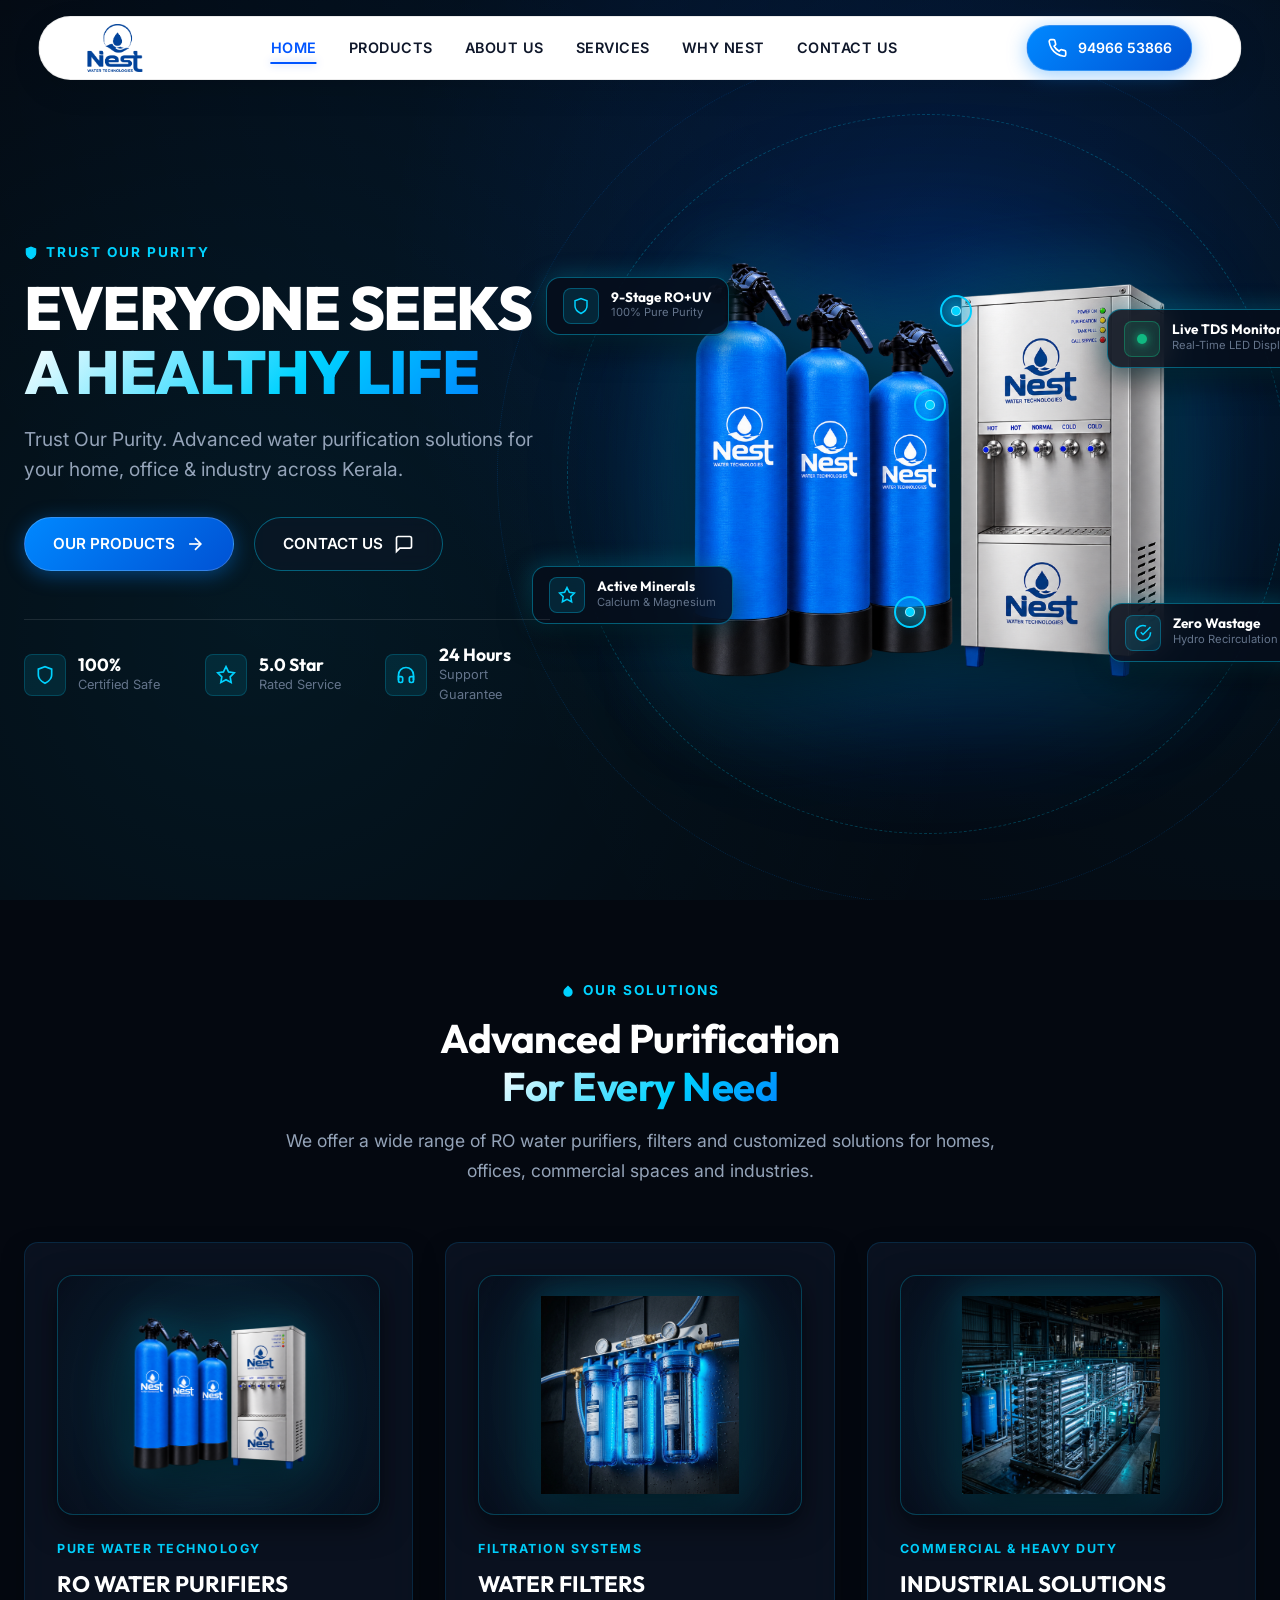
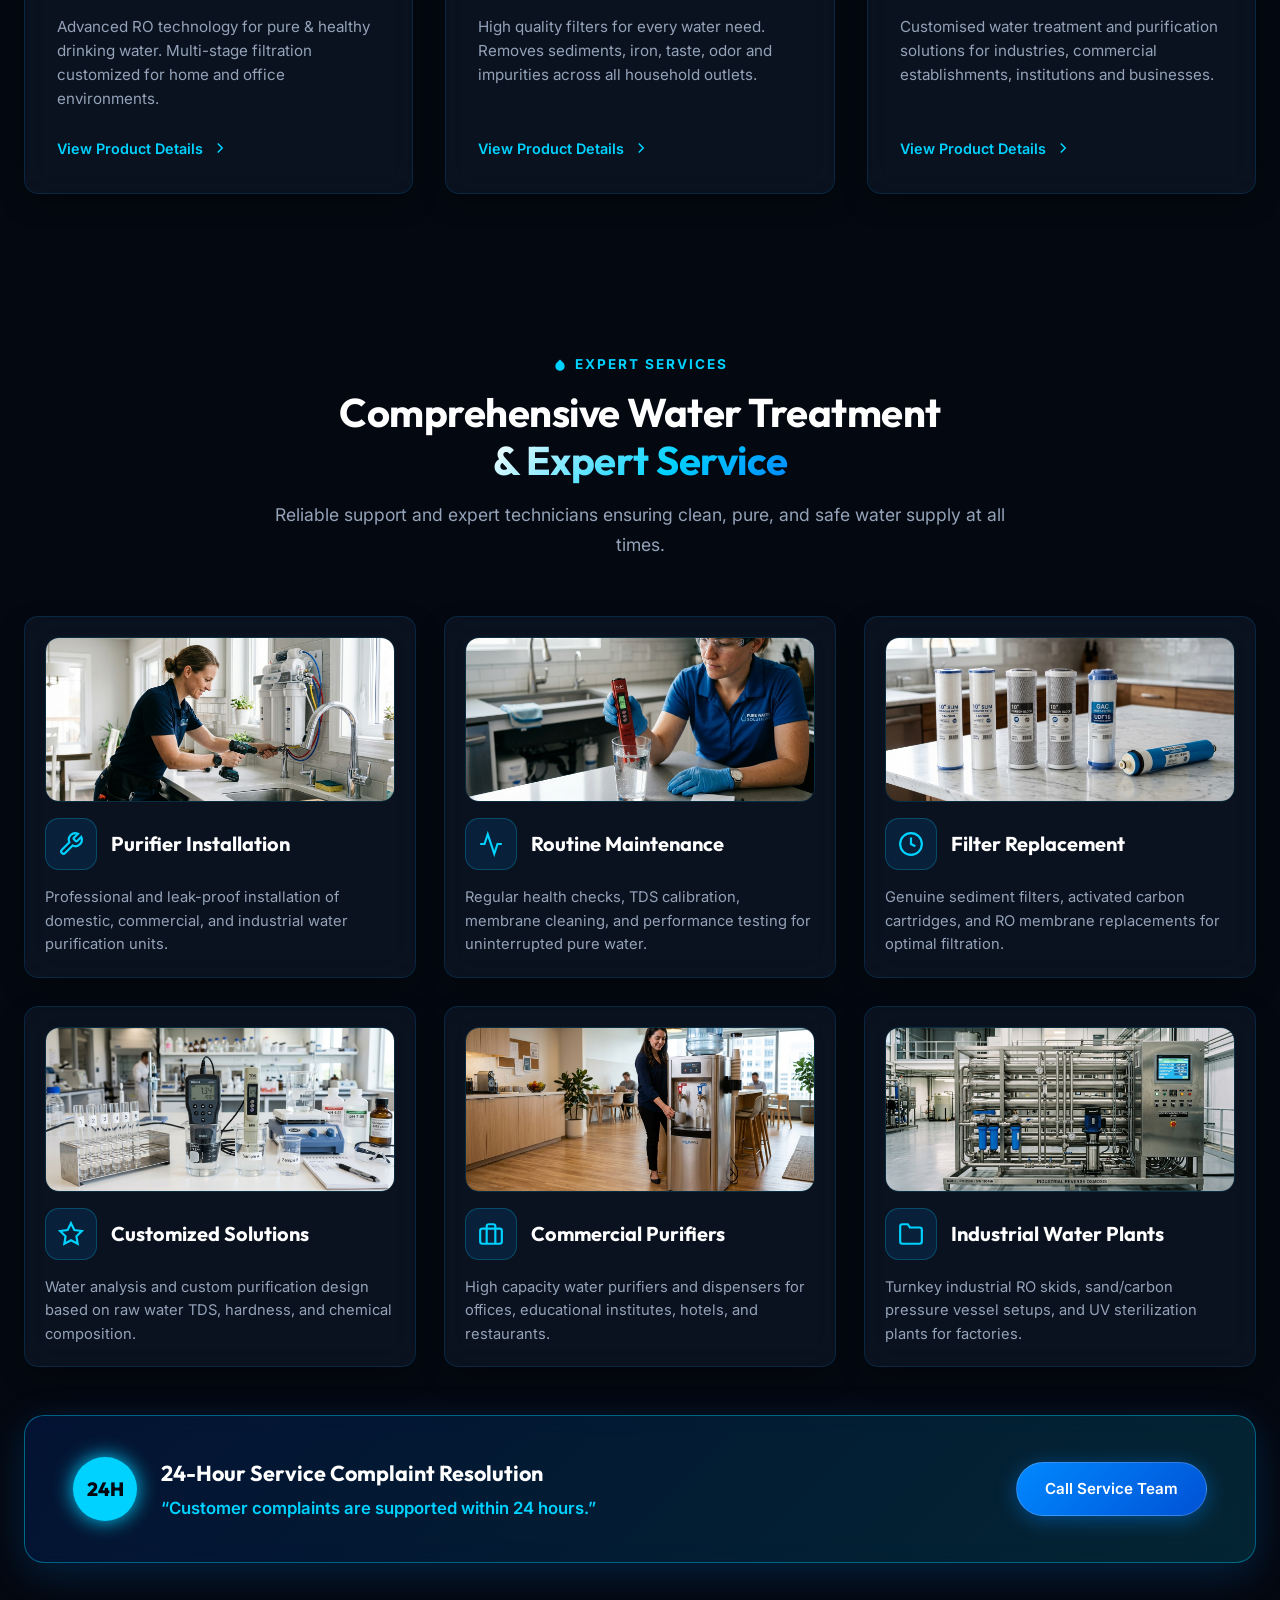
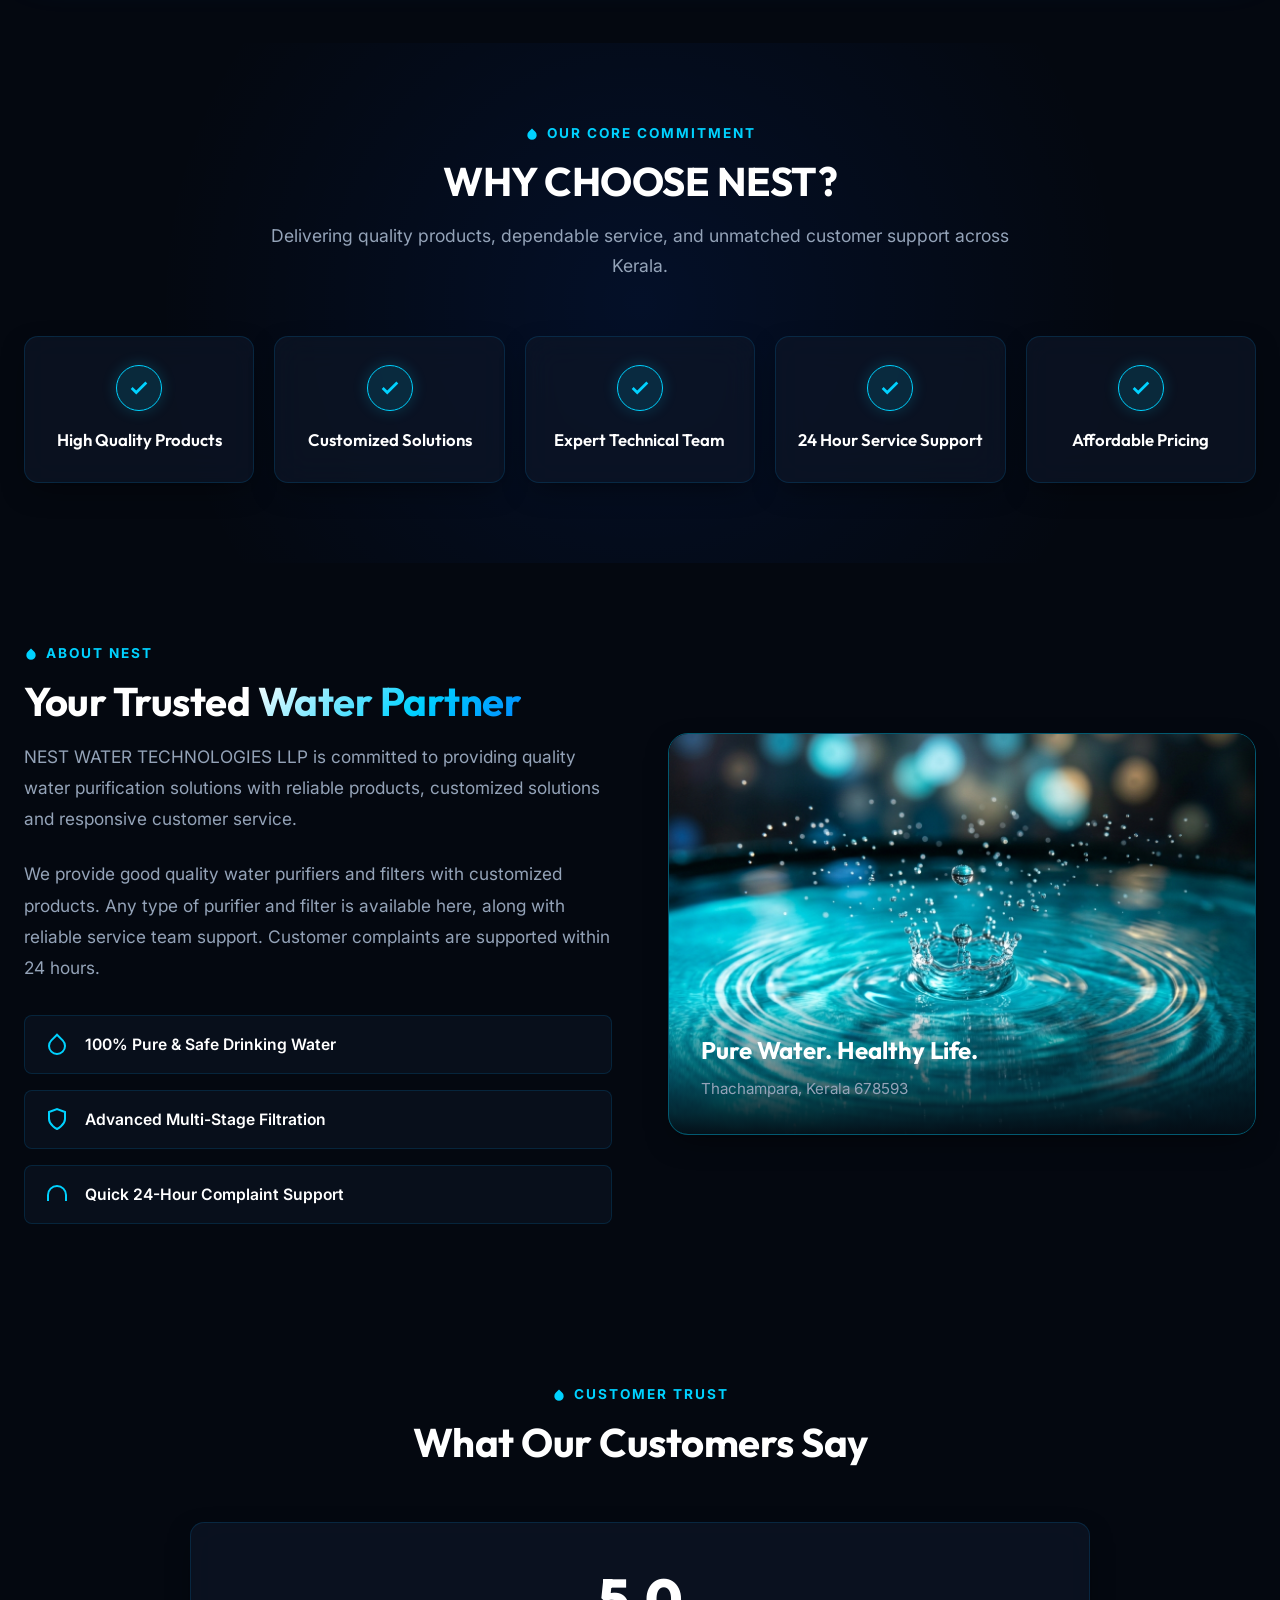
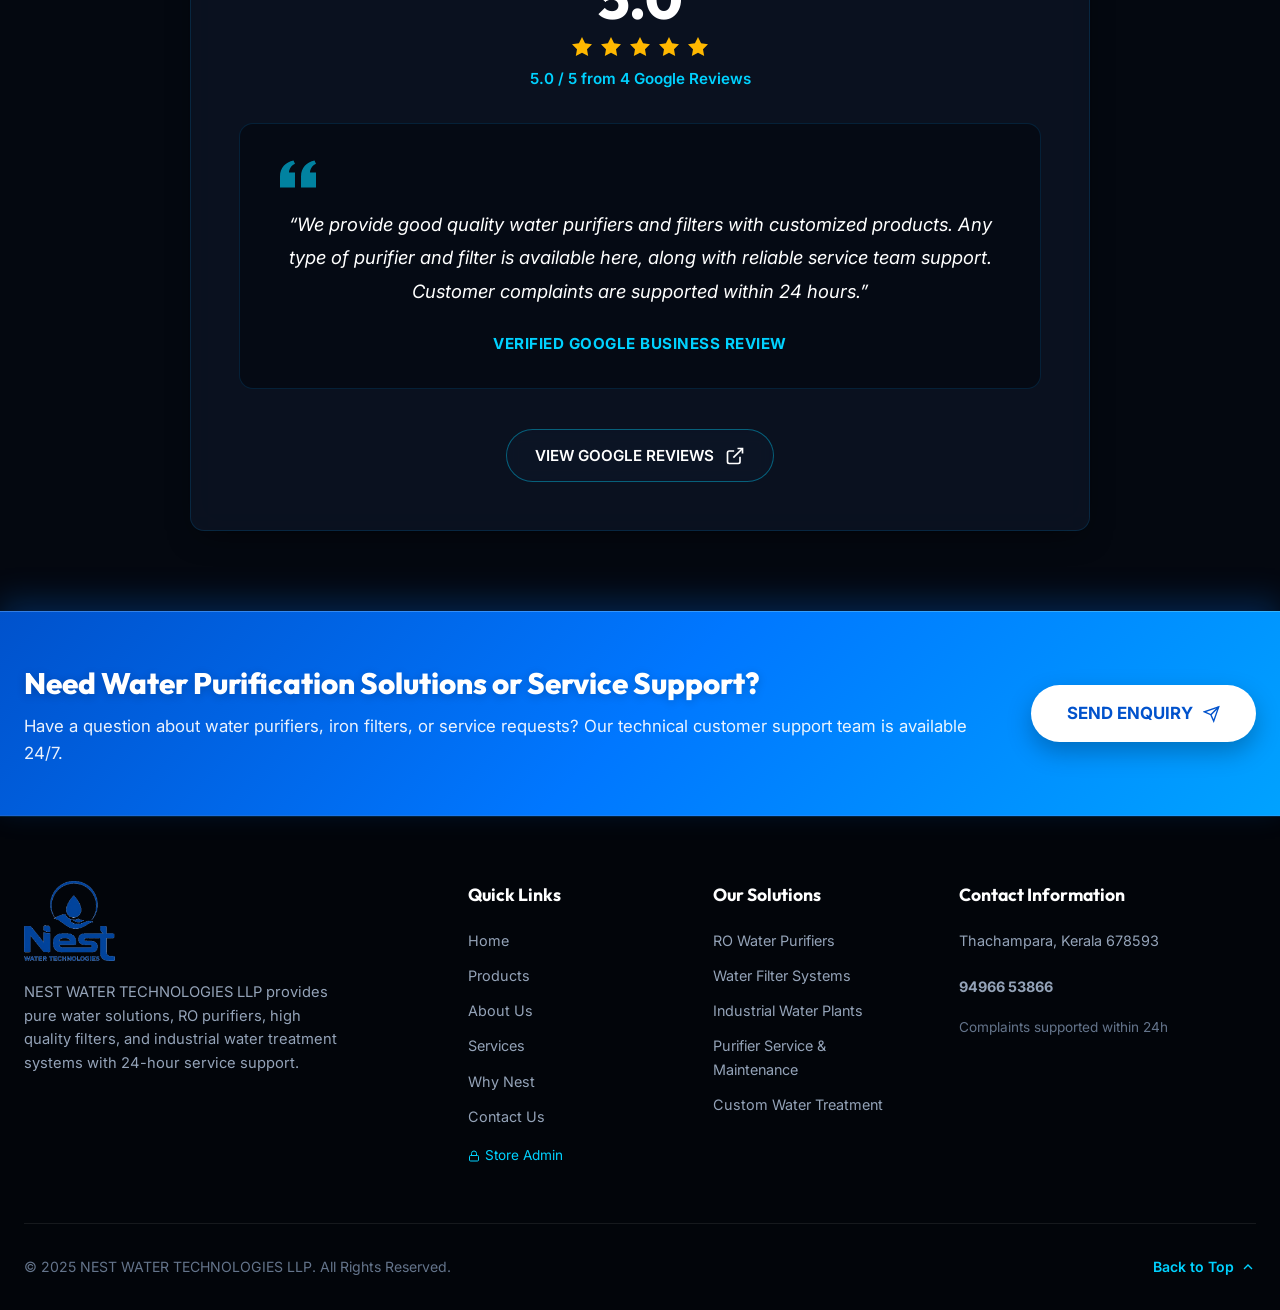
<file: index.html>
<!DOCTYPE html>
<html lang="en">
<head>
  <meta charset="UTF-8">
  <meta name="viewport" content="width=device-width, initial-scale=1.0">
  <meta stroke="theme-color" content="#040810">
  
  <!-- Primary SEO Meta Tags -->
  <title>Water Purifiers & Water Treatment Solutions in Kerala | NEST Water Technologies</title>
  <meta name="title" content="Water Purifiers & Water Treatment Solutions in Kerala | NEST Water Technologies">
  <meta name="description" content="NEST Water Technologies LLP provides high quality RO water purifiers, filters and customized water purification solutions for homes, offices and industries in Kerala. Fast 24-hour service support.">
  <meta name="keywords" content="water purifier company in Kerala, water purifier in Palakkad, RO water purifier service, water filter company in Kerala, industrial water purification Kerala, water treatment solutions Kerala">
  <meta name="robots" content="index, follow">
  <meta name="author" content="NEST Water Technologies LLP">
  <link rel="canonical" href="https://nestwater.in/">

  <!-- Open Graph / Facebook -->
  <meta property="og:type" content="website">
  <meta property="og:url" content="https://nestwater.in/">
  <meta property="og:title" content="Water Purifiers & Water Treatment Solutions in Kerala | NEST Water Technologies">
  <meta property="og:description" content="Quality RO water purifiers, water filters and customized purification systems with reliable 24-hour service support in Kerala.">
  <meta property="og:image" content="assets/hero-purifier.png">

  <!-- Twitter / X -->
  <meta property="twitter:card" content="summary_large_image">
  <meta property="twitter:url" content="https://nestwater.in/">
  <meta property="twitter:title" content="Water Purifiers & Water Treatment Solutions in Kerala | NEST Water Technologies">
  <meta property="twitter:description" content="Quality RO water purifiers, water filters and customized purification systems with reliable 24-hour service support in Kerala.">
  <meta property="twitter:image" content="assets/hero-purifier.png">

  <!-- Favicon -->
  <link rel="icon" type="image/svg+xml" href="assets/favicon.svg">
  
  <!-- Google Fonts: Outfit (Headings) & Inter (Body) -->
  <link rel="preconnect" href="https://fonts.googleapis.com">
  <link rel="preconnect" href="https://fonts.gstatic.com" crossorigin>
  <link href="https://fonts.googleapis.com/css2?family=Inter:wght@400;500;600;700&family=Outfit:wght@600;700;800&display=swap" rel="stylesheet">

  <!-- Custom Stylesheet with Cache Busting -->
  <link rel="stylesheet" href="styles.css?v=20261027_04">

  <style>
    /* Mobile Single Row Trust Indicators Enforcement */
    @media (max-width: 768px) {
      .hero-trust-grid {
        display: grid !important;
        grid-template-columns: repeat(3, 1fr) !important;
        grid-auto-flow: column !important;
        align-items: stretch !important;
        gap: 0.5rem !important;
        width: 100% !important;
        max-width: 480px !important;
        margin: 1.5rem auto 0 !important;
        padding-top: 1.25rem !important;
        border-top: 1px solid rgba(255, 255, 255, 0.12) !important;
      }
      .trust-item {
        display: flex !important;
        flex-direction: column !important;
        align-items: center !important;
        justify-content: flex-start !important;
        text-align: center !important;
        gap: 0.35rem !important;
        padding: 0 0.2rem !important;
      }
      .trust-icon-box {
        width: 42px !important;
        height: 42px !important;
        min-width: 42px !important;
        border-radius: 10px !important;
        background: rgba(0, 210, 255, 0.1) !important;
        border: 1px solid rgba(0, 210, 255, 0.28) !important;
        color: var(--accent-cyan, #00d2ff) !important;
        margin: 0 auto 0.25rem auto !important;
        display: flex !important;
        align-items: center !important;
        justify-content: center !important;
        flex-shrink: 0 !important;
      }
      .trust-icon-box svg {
        width: 20px !important;
        height: 20px !important;
      }
      .trust-text-val {
        font-family: var(--font-heading, 'Outfit', sans-serif) !important;
        font-size: 0.92rem !important;
        font-weight: 700 !important;
        color: #ffffff !important;
        line-height: 1.2 !important;
      }
      .trust-text-lbl {
        font-size: 0.68rem !important;
        color: rgba(180, 210, 245, 0.75) !important;
        line-height: 1.25 !important;
      }
    }
    @media (max-width: 480px) {
      .trust-icon-box {
        width: 38px !important;
        height: 38px !important;
        min-width: 38px !important;
      }
      .trust-icon-box svg {
        width: 18px !important;
        height: 18px !important;
      }
      .trust-text-val {
        font-size: 0.85rem !important;
      }
      .trust-text-lbl {
        font-size: 0.63rem !important;
      }
    }
  </style>

  <!-- JSON-LD LocalBusiness Structured Data -->
  <script type="application/ld+json">
  {
    "@context": "https://schema.org",
    "@type": "WaterPurificationCompany",
    "name": "NEST WATER TECHNOLOGIES LLP",
    "image": "https://nestwater.in/assets/hero-purifier.png",
    "telephone": "+919496653866",
    "address": {
      "@type": "PostalAddress",
      "streetAddress": "Thachampara",
      "addressLocality": "Thachampara",
      "addressRegion": "Kerala",
      "postalCode": "678593",
      "addressCountry": "IN"
    },
    "description": "We provide good quality water purifiers and filters with customized products. Any type of purifier and filter is available here, along with reliable service team support. Customer complaints are supported within 24 hours.",
    "aggregateRating": {
      "@type": "AggregateRating",
      "ratingValue": "5.0",
      "reviewCount": "4"
    },
    "openingHoursSpecification": {
      "@type": "OpeningHoursSpecification",
      "dayOfWeek": [
        "Monday",
        "Tuesday",
        "Wednesday",
        "Thursday",
        "Friday",
        "Saturday"
      ],
      "opens": "09:00",
      "closes": "19:30"
    }
  }
  </script>
</head>
<body>

  <!-- =========================================================================
       Sticky Navigation Header
       ========================================================================= -->
  <header class="site-header" id="siteHeader">
    <div class="container header-container">
      <!-- Brand Logo -->
      <a href="#home" class="brand-logo" aria-label="NEST Water Technologies Homepage">
        <img src="assets/logo-exact.png" alt="NEST Water Technologies Logo" width="260" height="75">
      </a>

      <!-- Desktop Navigation Menu -->
      <nav class="desktop-nav" aria-label="Main Navigation">
        <ul class="nav-menu">
          <li><a href="index.html" class="nav-link active">HOME</a></li>
          <li><a href="products.html" class="nav-link">PRODUCTS</a></li>
          <li><a href="about.html" class="nav-link">ABOUT US</a></li>
          <li><a href="services.html" class="nav-link">SERVICES</a></li>
          <li><a href="why-nest.html" class="nav-link">WHY NEST</a></li>
          <li><a href="contact.html" class="nav-link">CONTACT US</a></li>
        </ul>
      </nav>

      <!-- Right Action CTA -->
      <div class="header-actions">
        <a href="tel:9496653866" class="btn btn-primary phone-cta-btn" id="headerCallBtn">
          <svg class="btn-icon" viewBox="0 0 24 24" fill="none" stroke="currentColor" stroke-width="2">
            <path d="M22 16.92v3a2 2 0 0 1-2.18 2 19.79 19.79 0 0 1-8.63-3.07 19.5 19.5 0 0 1-6-6 19.79 19.79 0 0 1-3.07-8.67A2 2 0 0 1 4.11 2h3a2 2 0 0 1 2 1.72 12.84 12.84 0 0 0 .7 2.81 2 2 0 0 1-.45 2.11L8.09 9.91a16 16 0 0 0 6 6l1.27-1.27a2 2 0 0 1 2.11-.45 12.84 12.84 0 0 0 2.81.7A2 2 0 0 1 22 16.92z"/>
          </svg>
          <span>94966 53866</span>
        </a>
      </div>

      <!-- Mobile Hamburger Button -->
      <button class="mobile-toggle" id="mobileToggle" aria-label="Toggle Menu" aria-expanded="false">
        <span></span>
        <span></span>
        <span></span>
      </button>
    </div>
  </header>

  <!-- Mobile Navigation Overlay Drawer -->
  <div class="mobile-nav-overlay" id="mobileNavOverlay" aria-hidden="true">
    <ul class="mobile-nav-links">
      <li><a href="index.html" class="mobile-nav-link">Home</a></li>
      <li><a href="products.html" class="mobile-nav-link">Products</a></li>
      <li><a href="about.html" class="mobile-nav-link">About Us</a></li>
      <li><a href="services.html" class="mobile-nav-link">Services</a></li>
      <li><a href="why-nest.html" class="mobile-nav-link">Why Nest</a></li>
      <li><a href="contact.html" class="mobile-nav-link">Contact Us</a></li>
    </ul>
    <div style="margin-top: 1.5rem;">
      <a href="tel:9496653866" class="btn btn-primary" style="padding: 1rem 2rem; font-size: 1.1rem;">
        <svg class="btn-icon" viewBox="0 0 24 24" fill="none" stroke="currentColor" stroke-width="2">
          <path d="M22 16.92v3a2 2 0 0 1-2.18 2 19.79 19.79 0 0 1-8.63-3.07 19.5 19.5 0 0 1-6-6 19.79 19.79 0 0 1-3.07-8.67A2 2 0 0 1 4.11 2h3a2 2 0 0 1 2 1.72 12.84 12.84 0 0 0 .7 2.81 2 2 0 0 1-.45 2.11L8.09 9.91a16 16 0 0 0 6 6l1.27-1.27a2 2 0 0 1 2.11-.45 12.84 12.84 0 0 0 2.81.7A2 2 0 0 1 22 16.92z"/>
        </svg>
        CALL NOW: 94966 53866
      </a>
    </div>
  </div>

  <main>
    <!-- =========================================================================
         Hero Section
         ========================================================================= -->
    <section class="hero-section" id="home">
      <!-- Semantic SEO H1 for Crawler Keyword Relevance -->
      <h1 class="seo-h1-hidden">Water Purifiers & Water Treatment Solutions in Kerala</h1>

      <div class="container">
        <div class="hero-grid">
          <!-- Left Hero Text Content -->
          <div class="hero-content">
            <div class="eyebrow">
              <svg viewBox="0 0 24 24" fill="none" stroke="currentColor" stroke-width="2"><path d="M12 22s8-4 8-10V5l-8-3-8 3v7c0 6 8 10 8 10z"/></svg>
              <span>TRUST OUR PURITY</span>
            </div>

            <h2 class="hero-title">
              EVERYONE SEEKS<br>
              <span class="glow-text">A HEALTHY LIFE</span>
            </h2>

            <p class="hero-subtitle">
              Trust Our Purity. Advanced water purification solutions for your home, office & industry across Kerala.
            </p>

            <div class="hero-actions">
              <a href="#products" class="btn btn-primary" id="heroProductsBtn">
                <span>OUR PRODUCTS</span>
                <svg class="btn-icon" viewBox="0 0 24 24" fill="none" stroke="currentColor" stroke-width="2">
                  <line x1="5" y1="12" x2="19" y2="12"></line>
                  <polyline points="12 5 19 12 12 19"></polyline>
                </svg>
              </a>
              <a href="contact.html" class="btn btn-outline" id="heroContactBtn">
                <span>CONTACT US</span>
                <svg class="btn-icon" viewBox="0 0 24 24" fill="none" stroke="currentColor" stroke-width="2">
                  <path d="M21 15a2 2 0 0 1-2 2H7l-4 4V5a2 2 0 0 1 2-2h14a2 2 0 0 1 2 2z"/>
                </svg>
              </a>
            </div>

            <!-- Clean Trust Indicators Grid (No Water Droplets) -->
            <div class="hero-trust-grid">
              <div class="trust-item">
                <div class="trust-icon-box">
                  <svg viewBox="0 0 24 24" fill="none" stroke="currentColor" stroke-width="2">
                    <path d="M12 22s8-4 8-10V5l-8-3-8 3v7c0 6 8 10 8 10z"/>
                  </svg>
                </div>
                <div>
                  <div class="trust-text-val">100%</div>
                  <div class="trust-text-lbl">Certified Safe</div>
                </div>
              </div>

              <div class="trust-item">
                <div class="trust-icon-box">
                  <svg viewBox="0 0 24 24" fill="none" stroke="currentColor" stroke-width="2">
                    <polygon points="12 2 15.09 8.26 22 9.27 17 14.14 18.18 21.02 12 17.77 5.82 21.02 7 14.14 2 9.27 8.91 8.26 12 2"/>
                  </svg>
                </div>
                <div>
                  <div class="trust-text-val">5.0 Star</div>
                  <div class="trust-text-lbl">Rated Service</div>
                </div>
              </div>

              <div class="trust-item">
                <div class="trust-icon-box">
                  <svg viewBox="0 0 24 24" fill="none" stroke="currentColor" stroke-width="2">
                    <path d="M3 18v-6a9 9 0 0 1 18 0v6"/>
                    <path d="M21 19a2 2 0 0 1-2 2h-1a2 2 0 0 1-2-2v-3a2 2 0 0 1 2-2h3zM3 19a2 2 0 0 0 2 2h1a2 2 0 0 0 2-2v-3a2 2 0 0 0-2-2H3z"/>
                  </svg>
                </div>
                <div>
                  <div class="trust-text-val">24 Hours</div>
                  <div class="trust-text-lbl">Support Guarantee</div>
                </div>
              </div>
            </div>
          </div>

          <!-- Right Hero Visual Product Showcase with Creative Animated Elements -->
          <div class="hero-visual">
            <div class="hero-visual-container" id="heroVisualContainer">
              <!-- Multi-layer Rotating & Pulsing Ambient Aura Glows -->
              <div class="hero-aura-glow"></div>
              <div class="hero-aura-ring aura-ring-1"></div>
              <div class="hero-aura-ring aura-ring-2"></div>

              <!-- Animated Floating Energy Particles -->
              <div class="hero-particles-bg">
                <span class="hero-particle p1"></span>
                <span class="hero-particle p2"></span>
                <span class="hero-particle p3"></span>
                <span class="hero-particle p4"></span>
              </div>

              <!-- Main Filter Image -->
              <div class="purifier-img-wrapper">
                <img src="assets/hero-purifier-clean.png" alt="NEST Advanced RO Water Purifier" class="hero-purifier-img clean-purifier" width="520" height="600" loading="eager">
              </div>

              <!-- Creative Animated Floating Feature Chips -->
              <div class="hero-chips-container">
                <div class="floating-chip chip-top-left float-anim-1">
                  <div class="chip-icon-box">
                    <svg viewBox="0 0 24 24" fill="none" stroke="currentColor" stroke-width="2"><path d="M12 22s8-4 8-10V5l-8-3-8 3v7c0 6 8 10 8 10z"/></svg>
                  </div>
                  <div>
                    <div class="chip-title">9-Stage RO+UV</div>
                    <div class="chip-sub">100% Pure Purity</div>
                  </div>
                </div>

                <div class="floating-chip chip-top-right float-anim-2">
                  <div class="chip-icon-box status-pulse-box">
                    <span class="live-dot-pulse"></span>
                  </div>
                  <div>
                    <div class="chip-title">Live TDS Monitor</div>
                    <div class="chip-sub">Real-Time LED Display</div>
                  </div>
                </div>

                <div class="floating-chip chip-bottom-left float-anim-3">
                  <div class="chip-icon-box">
                    <svg viewBox="0 0 24 24" fill="none" stroke="currentColor" stroke-width="2"><polygon points="12 2 15.09 8.26 22 9.27 17 14.14 18.18 21.02 12 17.77 5.82 21.02 7 14.14 2 9.27 8.91 8.26 12 2"/></svg>
                  </div>
                  <div>
                    <div class="chip-title">Active Minerals</div>
                    <div class="chip-sub">Calcium & Magnesium</div>
                  </div>
                </div>

                <div class="floating-chip chip-bottom-right float-anim-4">
                  <div class="chip-icon-box">
                    <svg viewBox="0 0 24 24" fill="none" stroke="currentColor" stroke-width="2"><path d="M22 11.08V12a10 10 0 1 1-5.93-9.14"/><polyline points="22 4 12 14.01 9 11.01"/></svg>
                  </div>
                  <div>
                    <div class="chip-title">Zero Wastage</div>
                    <div class="chip-sub">Hydro Recirculation</div>
                  </div>
                </div>
              </div>

              <!-- Interactive Feature Hotspots on the Purifier Image -->
              <div class="filter-hotspot spot-display" data-spot="display">
                <button class="hotspot-trigger" aria-label="RO Membrane Core">
                  <span class="hotspot-ring"></span>
                  <span class="hotspot-core"></span>
                </button>
                <div class="hotspot-popover">
                  <div class="popover-badge">RO CORE</div>
                  <div class="popover-title">High-TDS Osmosis Membrane</div>
                  <div class="popover-text">Filters micro-impurities, heavy metals & dissolved solids up to 2500 PPM TDS.</div>
                </div>
              </div>

              <div class="filter-hotspot spot-membrane" data-spot="membrane">
                <button class="hotspot-trigger" aria-label="NEST Inline Filtration & UV Chamber">
                  <span class="hotspot-ring"></span>
                  <span class="hotspot-core"></span>
                </button>
                <div class="hotspot-popover">
                  <div class="popover-badge">NEST FILTRATION</div>
                  <div class="popover-title">Active Mineral & UV Skid</div>
                  <div class="popover-text">Branded multi-stage inline filter retaining essential minerals (Ca & Mg) with 99.99% UV sterilization.</div>
                </div>
              </div>

              <div class="filter-hotspot spot-uv" data-spot="uv">
                <button class="hotspot-trigger" aria-label="Dispenser Faucet & Level Window">
                  <span class="hotspot-ring"></span>
                  <span class="hotspot-core"></span>
                </button>
                <div class="hotspot-popover">
                  <div class="popover-badge">SMART FAUCET</div>
                  <div class="popover-title">Dispenser & Water Gauge</div>
                  <div class="popover-text">Ergonomic anti-drip tap with real-time tank water level indicator window.</div>
                </div>
              </div>

            </div>
          </div>
        </div>
      </div>
    </section>

    <!-- =========================================================================
         Products / Solutions Section
         ========================================================================= -->
    <section class="section-padding" id="products">
      <div class="container">
        <div class="section-header">
          <div class="eyebrow">
            <svg viewBox="0 0 24 24"><path d="M12 2.69l5.66 5.66a8 8 0 1 1-11.31 0z"/></svg>
            <span>OUR SOLUTIONS</span>
          </div>
          <h2 class="section-title">Advanced Purification<br><span class="glow-text">For Every Need</span></h2>
          <p class="section-subtitle">
            We offer a wide range of RO water purifiers, filters and customized solutions for homes, offices, commercial spaces and industries.
          </p>
        </div>

        <div class="products-grid">
          <!-- Product Card 1: RO Purifiers -->
          <div class="glass-card product-card">
            <div class="product-image-box">
              <img src="assets/hero-purifier.png" alt="RO Water Purifiers" width="240" height="200" loading="lazy">
            </div>
            <div class="product-category">Pure Water Technology</div>
            <h3 class="product-title">RO WATER PURIFIERS</h3>
            <p class="product-desc">Advanced RO technology for pure & healthy drinking water. Multi-stage filtration customized for home and office environments.</p>
            <div>
              <button onclick="openProductModal('ro-purifiers')" class="product-action-link" aria-label="View details for RO Water Purifiers">
                <span>View Product Details</span>
                <svg width="18" height="18" viewBox="0 0 24 24" fill="none" stroke="currentColor" stroke-width="2">
                  <polyline points="9 18 15 12 9 6"></polyline>
                </svg>
              </button>
            </div>
          </div>

          <!-- Product Card 2: Water Filters -->
          <div class="glass-card product-card">
            <div class="product-image-box">
              <img src="assets/water-filter.png" alt="Water Filters" width="240" height="200" loading="lazy">
            </div>
            <div class="product-category">Filtration Systems</div>
            <h3 class="product-title">WATER FILTERS</h3>
            <p class="product-desc">High quality filters for every water need. Removes sediments, iron, taste, odor and impurities across all household outlets.</p>
            <div>
              <button onclick="openProductModal('water-filters')" class="product-action-link" aria-label="View details for Water Filters">
                <span>View Product Details</span>
                <svg width="18" height="18" viewBox="0 0 24 24" fill="none" stroke="currentColor" stroke-width="2">
                  <polyline points="9 18 15 12 9 6"></polyline>
                </svg>
              </button>
            </div>
          </div>

          <!-- Product Card 3: Industrial Solutions -->
          <div class="glass-card product-card">
            <div class="product-image-box">
              <img src="assets/industrial.png" alt="Industrial Solutions" width="240" height="200" loading="lazy">
            </div>
            <div class="product-category">Commercial & Heavy Duty</div>
            <h3 class="product-title">INDUSTRIAL SOLUTIONS</h3>
            <p class="product-desc">Customised water treatment and purification solutions for industries, commercial establishments, institutions and businesses.</p>
            <div>
              <button onclick="openProductModal('industrial-solutions')" class="product-action-link" aria-label="View details for Industrial Solutions">
                <span>View Product Details</span>
                <svg width="18" height="18" viewBox="0 0 24 24" fill="none" stroke="currentColor" stroke-width="2">
                  <polyline points="9 18 15 12 9 6"></polyline>
                </svg>
              </button>
            </div>
          </div>
        </div>
      </div>
    </section>

    <!-- =========================================================================
         Services Section
         ========================================================================= -->
    <section class="section-padding" id="services">
      <div class="container">
        <div class="section-header">
          <div class="eyebrow">
            <svg viewBox="0 0 24 24"><path d="M12 2.69l5.66 5.66a8 8 0 1 1-11.31 0z"/></svg>
            <span>EXPERT SERVICES</span>
          </div>
          <h2 class="section-title">Comprehensive Water Treatment<br><span class="glow-text">& Expert Service</span></h2>
          <p class="section-subtitle">
            Reliable support and expert technicians ensuring clean, pure, and safe water supply at all times.
          </p>
        </div>

        <div class="services-grid">
          <!-- Card 1: Purifier Installation -->
          <div class="glass-card service-card">
            <div class="service-card-image">
              <img src="assets/service_installation.jpg" alt="Purifier Installation Service" loading="lazy">
            </div>
            <div style="display: flex; align-items: center; gap: 0.85rem;">
              <div class="service-icon-wrapper">
                <svg viewBox="0 0 24 24" fill="none" stroke="currentColor" stroke-width="2">
                  <path d="M14.7 6.3a1 1 0 0 0 0 1.4l1.6 1.6a1 1 0 0 0 1.4 0l3.77-3.77a6 6 0 0 1-7.94 7.94l-6.91 6.91a2.12 2.12 0 0 1-3-3l6.91-6.91a6 6 0 0 1 7.94-7.94l-3.76 3.76z"/>
                </svg>
              </div>
              <h3 class="service-title">Purifier Installation</h3>
            </div>
            <p class="service-desc">Professional and leak-proof installation of domestic, commercial, and industrial water purification units.</p>
          </div>

          <!-- Card 2: Routine Maintenance -->
          <div class="glass-card service-card">
            <div class="service-card-image">
              <img src="assets/service_maintenance.jpg" alt="Routine Maintenance Service" loading="lazy">
            </div>
            <div style="display: flex; align-items: center; gap: 0.85rem;">
              <div class="service-icon-wrapper">
                <svg viewBox="0 0 24 24" fill="none" stroke="currentColor" stroke-width="2">
                  <path d="M22 12h-4l-3 9L9 3l-3 9H2"/>
                </svg>
              </div>
              <h3 class="service-title">Routine Maintenance</h3>
            </div>
            <p class="service-desc">Regular health checks, TDS calibration, membrane cleaning, and performance testing for uninterrupted pure water.</p>
          </div>

          <!-- Card 3: Filter Replacement -->
          <div class="glass-card service-card">
            <div class="service-card-image">
              <img src="assets/service_filter_replacement.jpg" alt="Filter Replacement Service" loading="lazy">
            </div>
            <div style="display: flex; align-items: center; gap: 0.85rem;">
              <div class="service-icon-wrapper">
                <svg viewBox="0 0 24 24" fill="none" stroke="currentColor" stroke-width="2">
                  <circle cx="12" cy="12" r="10"/>
                  <path d="M12 6v6l4 2"/>
                </svg>
              </div>
              <h3 class="service-title">Filter Replacement</h3>
            </div>
            <p class="service-desc">Genuine sediment filters, activated carbon cartridges, and RO membrane replacements for optimal filtration.</p>
          </div>

          <!-- Card 4: Customized Solutions -->
          <div class="glass-card service-card">
            <div class="service-card-image">
              <img src="assets/service_water_analysis.jpg" alt="Water Quality Testing & Analysis" loading="lazy">
            </div>
            <div style="display: flex; align-items: center; gap: 0.85rem;">
              <div class="service-icon-wrapper">
                <svg viewBox="0 0 24 24" fill="none" stroke="currentColor" stroke-width="2">
                  <polygon points="12 2 15.09 8.26 22 9.27 17 14.14 18.18 21.02 12 17.77 5.82 21.02 7 14.14 2 9.27 8.91 8.26 12 2"/>
                </svg>
              </div>
              <h3 class="service-title">Customized Solutions</h3>
            </div>
            <p class="service-desc">Water analysis and custom purification design based on raw water TDS, hardness, and chemical composition.</p>
          </div>

          <!-- Card 5: Commercial Purifiers -->
          <div class="glass-card service-card">
            <div class="service-card-image">
              <img src="assets/service_commercial_dispenser.jpg" alt="Commercial Water Purifiers & Dispensers" loading="lazy">
            </div>
            <div style="display: flex; align-items: center; gap: 0.85rem;">
              <div class="service-icon-wrapper">
                <svg viewBox="0 0 24 24" fill="none" stroke="currentColor" stroke-width="2">
                  <rect x="2" y="7" width="20" height="14" rx="2" ry="2"/>
                  <path d="M16 21V5a2 2 0 0 0-2-2h-4a2 2 0 0 0-2 2v16"/>
                </svg>
              </div>
              <h3 class="service-title">Commercial Purifiers</h3>
            </div>
            <p class="service-desc">High capacity water purifiers and dispensers for offices, educational institutes, hotels, and restaurants.</p>
          </div>

          <!-- Card 6: Industrial Water Plants -->
          <div class="glass-card service-card">
            <div class="service-card-image">
              <img src="assets/service_industrial_plant.jpg" alt="Industrial Water Plants" loading="lazy">
            </div>
            <div style="display: flex; align-items: center; gap: 0.85rem;">
              <div class="service-icon-wrapper">
                <svg viewBox="0 0 24 24" fill="none" stroke="currentColor" stroke-width="2">
                  <path d="M22 19a2 2 0 0 1-2 2H4a2 2 0 0 1-2-2V5a2 2 0 0 1 2-2h5l2 3h9a2 2 0 0 1 2 2z"/>
                </svg>
              </div>
              <h3 class="service-title">Industrial Water Plants</h3>
            </div>
            <p class="service-desc">Turnkey industrial RO skids, sand/carbon pressure vessel setups, and UV sterilization plants for factories.</p>
          </div>
        </div>

        <!-- Prominent 24-Hour Guarantee Highlight Banner -->
        <div class="guarantee-banner">
          <div class="guarantee-content">
            <div class="guarantee-badge">24H</div>
            <div class="guarantee-text">
              <h4>24-Hour Service Complaint Resolution</h4>
              <p>“Customer complaints are supported within 24 hours.”</p>
            </div>
          </div>
          <a href="tel:9496653866" class="btn btn-primary">
            <span>Call Service Team</span>
          </a>
        </div>
      </div>
    </section>

    <!-- =========================================================================
         Why Choose NEST Section
         ========================================================================= -->
    <section class="section-padding why-nest-section" id="why-nest">
      <div class="container">
        <div class="section-header">
          <div class="eyebrow">
            <svg viewBox="0 0 24 24"><path d="M12 2.69l5.66 5.66a8 8 0 1 1-11.31 0z"/></svg>
            <span>OUR CORE COMMITMENT</span>
          </div>
          <h2 class="section-title">WHY CHOOSE NEST?</h2>
          <p class="section-subtitle">
            Delivering quality products, dependable service, and unmatched customer support across Kerala.
          </p>
        </div>

        <div class="why-grid">
          <div class="glass-card why-card">
            <div class="why-check-circle">
              <svg viewBox="0 0 24 24" fill="none" stroke="currentColor" stroke-width="3">
                <polyline points="20 6 9 17 4 12"></polyline>
              </svg>
            </div>
            <div class="why-text">High Quality Products</div>
          </div>

          <div class="glass-card why-card">
            <div class="why-check-circle">
              <svg viewBox="0 0 24 24" fill="none" stroke="currentColor" stroke-width="3">
                <polyline points="20 6 9 17 4 12"></polyline>
              </svg>
            </div>
            <div class="why-text">Customized Solutions</div>
          </div>

          <div class="glass-card why-card">
            <div class="why-check-circle">
              <svg viewBox="0 0 24 24" fill="none" stroke="currentColor" stroke-width="3">
                <polyline points="20 6 9 17 4 12"></polyline>
              </svg>
            </div>
            <div class="why-text">Expert Technical Team</div>
          </div>

          <div class="glass-card why-card">
            <div class="why-check-circle">
              <svg viewBox="0 0 24 24" fill="none" stroke="currentColor" stroke-width="3">
                <polyline points="20 6 9 17 4 12"></polyline>
              </svg>
            </div>
            <div class="why-text">24 Hour Service Support</div>
          </div>

          <div class="glass-card why-card">
            <div class="why-check-circle">
              <svg viewBox="0 0 24 24" fill="none" stroke="currentColor" stroke-width="3">
                <polyline points="20 6 9 17 4 12"></polyline>
              </svg>
            </div>
            <div class="why-text">Affordable Pricing</div>
          </div>
        </div>
      </div>
    </section>

    <!-- =========================================================================
         About Us Section
         ========================================================================= -->
    <section class="section-padding" id="about">
      <div class="container">
        <div class="about-grid">
          <div class="about-content">
            <div class="eyebrow">
              <svg viewBox="0 0 24 24"><path d="M12 2.69l5.66 5.66a8 8 0 1 1-11.31 0z"/></svg>
              <span>ABOUT NEST</span>
            </div>
            <h2 class="section-title">Your Trusted <span class="glow-text">Water Partner</span></h2>
            <p>
              NEST WATER TECHNOLOGIES LLP is committed to providing quality water purification solutions with reliable products, customized solutions and responsive customer service.
            </p>
            <p>
              We provide good quality water purifiers and filters with customized products. Any type of purifier and filter is available here, along with reliable service team support. Customer complaints are supported within 24 hours.
            </p>

            <div class="about-features">
              <div class="about-feature-item">
                <svg viewBox="0 0 24 24" fill="none" stroke="currentColor" stroke-width="2">
                  <path d="M12 2.69l5.66 5.66a8 8 0 1 1-11.31 0z"/>
                </svg>
                <span class="about-feature-text">100% Pure & Safe Drinking Water</span>
              </div>
              <div class="about-feature-item">
                <svg viewBox="0 0 24 24" fill="none" stroke="currentColor" stroke-width="2">
                  <path d="M12 22s8-4 8-10V5l-8-3-8 3v7c0 6 8 10 8 10z"/>
                </svg>
                <span class="about-feature-text">Advanced Multi-Stage Filtration</span>
              </div>
              <div class="about-feature-item">
                <svg viewBox="0 0 24 24" fill="none" stroke="currentColor" stroke-width="2">
                  <path d="M3 18v-6a9 9 0 0 1 18 0v6"/>
                </svg>
                <span class="about-feature-text">Quick 24-Hour Complaint Support</span>
              </div>
            </div>
          </div>

          <div class="about-visual-card">
            <img src="assets/water_drop_hd.jpg" alt="Pure Water Droplet Effect" width="600" height="400" loading="lazy">
            <div class="about-visual-overlay">
              <h3 style="font-family: var(--font-heading); font-size: 1.5rem; color: #fff; margin-bottom: 0.5rem;">Pure Water. Healthy Life.</h3>
              <p style="font-size: 0.95rem; color: var(--text-secondary);">Thachampara, Kerala 678593</p>
            </div>
          </div>
        </div>
      </div>
    </section>

    <!-- =========================================================================
         Google Reviews & Testimonials
         ========================================================================= -->
    <section class="section-padding" id="reviews">
      <div class="container">
        <div class="section-header">
          <div class="eyebrow">
            <svg viewBox="0 0 24 24"><path d="M12 2.69l5.66 5.66a8 8 0 1 1-11.31 0z"/></svg>
            <span>CUSTOMER TRUST</span>
          </div>
          <h2 class="section-title">What Our Customers Say</h2>
        </div>

        <div class="glass-card reviews-container-box">
          <div class="rating-score-block">
            <div class="rating-number">5.0</div>
            <div class="stars-row">
              <svg viewBox="0 0 24 24"><polygon points="12 2 15.09 8.26 22 9.27 17 14.14 18.18 21.02 12 17.77 5.82 21.02 7 14.14 2 9.27 8.91 8.26 12 2"/></svg>
              <svg viewBox="0 0 24 24"><polygon points="12 2 15.09 8.26 22 9.27 17 14.14 18.18 21.02 12 17.77 5.82 21.02 7 14.14 2 9.27 8.91 8.26 12 2"/></svg>
              <svg viewBox="0 0 24 24"><polygon points="12 2 15.09 8.26 22 9.27 17 14.14 18.18 21.02 12 17.77 5.82 21.02 7 14.14 2 9.27 8.91 8.26 12 2"/></svg>
              <svg viewBox="0 0 24 24"><polygon points="12 2 15.09 8.26 22 9.27 17 14.14 18.18 21.02 12 17.77 5.82 21.02 7 14.14 2 9.27 8.91 8.26 12 2"/></svg>
              <svg viewBox="0 0 24 24"><polygon points="12 2 15.09 8.26 22 9.27 17 14.14 18.18 21.02 12 17.77 5.82 21.02 7 14.14 2 9.27 8.91 8.26 12 2"/></svg>
            </div>
            <div class="reviews-meta-count">5.0 / 5 from 4 Google Reviews</div>
          </div>

          <div class="testimonial-quote-box">
            <svg class="quote-icon" viewBox="0 0 24 24" fill="currentColor">
              <path d="M14.017 21v-7.391c0-5.704 3.731-9.57 8.983-10.609l.995 2.151c-2.432.917-3.995 3.638-3.995 5.849h4v10h-9.983zm-14.017 0v-7.391c0-5.704 3.748-9.57 9-10.609l.996 2.151c-2.433.917-3.996 3.638-3.996 5.849h3.983v10h-9.983z"/>
            </svg>
            <p class="quote-text">
              “We provide good quality water purifiers and filters with customized products. Any type of purifier and filter is available here, along with reliable service team support. Customer complaints are supported within 24 hours.”
            </p>
            <div class="quote-author">VERIFIED GOOGLE BUSINESS REVIEW</div>
          </div>

          <a href="https://www.google.com/maps/search/?api=1&query=NEST+WATER+TECHNOLOGIES+LLP+Thachampara+Kerala" target="_blank" rel="noopener noreferrer" class="btn btn-outline">
            <span>VIEW GOOGLE REVIEWS</span>
            <svg class="btn-icon" viewBox="0 0 24 24" fill="none" stroke="currentColor" stroke-width="2">
              <path d="M18 13v6a2 2 0 0 1-2 2H5a2 2 0 0 1-2-2V8a2 2 0 0 1 2-2h6"/>
              <polyline points="15 3 21 3 21 9"/>
              <line x1="10" y1="14" x2="21" y2="3"/>
            </svg>
          </a>
        </div>
      </div>
    </section>

    <!-- =========================================================================
         Full-Width Blue Bar CTA Banner (Above Footer)
         ========================================================================= -->
    <section class="enquiry-cta-bar">
      <div class="container">
        <div class="cta-bar-content">
          <div class="cta-bar-text">
            <h3 class="cta-bar-title">Need Water Purification Solutions or Service Support?</h3>
            <p class="cta-bar-sub">Have a question about water purifiers, iron filters, or service requests? Our technical customer support team is available 24/7.</p>
          </div>
          <div class="cta-bar-action">
            <a href="contact.html" class="btn btn-light cta-send-enquiry-btn" id="homeFooterEnquiryBtn">
              <span>SEND ENQUIRY</span>
              <svg class="btn-icon" viewBox="0 0 24 24" fill="none" stroke="currentColor" stroke-width="2">
                <line x1="22" y1="2" x2="11" y2="13"></line>
                <polygon points="22 2 15 22 11 13 2 9 22 2"></polygon>
              </svg>
            </a>
          </div>
        </div>
      </div>
    </section>
  </main>

  <!-- =========================================================================
       Sticky Mobile Bottom Bar (Conversion Optimized)
       ========================================================================= -->
  <div class="mobile-bottom-bar" id="mobileBottomBar">
    <a href="tel:9496653866" class="btn btn-primary" id="mobileBarCallBtn">
      <svg width="18" height="18" viewBox="0 0 24 24" fill="none" stroke="currentColor" stroke-width="2">
        <path d="M22 16.92v3a2 2 0 0 1-2.18 2 19.79 19.79 0 0 1-8.63-3.07 19.5 19.5 0 0 1-6-6 19.79 19.79 0 0 1-3.07-8.67A2 2 0 0 1 4.11 2h3a2 2 0 0 1 2 1.72 12.84 12.84 0 0 0 .7 2.81 2 2 0 0 1-.45 2.11L8.09 9.91a16 16 0 0 0 6 6l1.27-1.27a2 2 0 0 1 2.11-.45 12.84 12.84 0 0 0 2.81.7A2 2 0 0 1 22 16.92z"/>
      </svg>
      <span>CALL NOW</span>
    </a>
    <a href="contact.html" class="btn btn-outline" id="mobileBarEnquireBtn">
      <span>ENQUIRE NOW</span>
    </a>
  </div>

  <!-- =========================================================================
       Footer Section
       ========================================================================= -->
  <footer class="site-footer">
    <div class="container">
      <div class="footer-grid">
        <div class="footer-brand">
          <img src="assets/logo-exact.png" alt="NEST Water Technologies Logo" width="260" height="75" loading="lazy">
          <p>
            NEST WATER TECHNOLOGIES LLP provides pure water solutions, RO purifiers, high quality filters, and industrial water treatment systems with 24-hour service support.
          </p>
        </div>

        <div>
          <h4 class="footer-title">Quick Links</h4>
          <div class="footer-links">
            <a href="index.html">Home</a>
            <a href="products.html">Products</a>
            <a href="about.html">About Us</a>
            <a href="services.html">Services</a>
            <a href="why-nest.html">Why Nest</a>
            <a href="contact.html">Contact Us</a>
            <a href="admin/login.html" target="_blank" style="color: var(--accent-cyan); font-size: 0.85rem; margin-top: 0.35rem; display: inline-flex; align-items: center; gap: 0.35rem;">
              <svg width="12" height="12" viewBox="0 0 24 24" fill="none" stroke="currentColor" stroke-width="2"><rect x="3" y="11" width="18" height="11" rx="2" ry="2"/><path d="M7 11V7a5 5 0 0 1 10 0v4"/></svg>
              <span>Store Admin</span>
            </a>
          </div>
        </div>

        <div>
          <h4 class="footer-title">Our Solutions</h4>
          <div class="footer-links">
            <a href="#products">RO Water Purifiers</a>
            <a href="#products">Water Filter Systems</a>
            <a href="#products">Industrial Water Plants</a>
            <a href="#services">Purifier Service & Maintenance</a>
            <a href="#services">Custom Water Treatment</a>
          </div>
        </div>

        <div>
          <h4 class="footer-title">Contact Information</h4>
          <div class="footer-links">
            <p style="color: var(--text-secondary); font-size: 0.9rem;">Thachampara, Kerala 678593</p>
            <p style="font-size: 1.1rem; font-weight: 700; color: var(--accent-cyan); margin-top: 0.5rem;">
              <a href="tel:9496653866">94966 53866</a>
            </p>
            <p style="font-size: 0.85rem; color: var(--text-muted); margin-top: 0.25rem;">Complaints supported within 24h</p>
          </div>
        </div>
      </div>

      <div class="footer-bottom">
        <div>
          © 2025 NEST WATER TECHNOLOGIES LLP. All Rights Reserved.
        </div>
        <a href="#home" class="back-to-top" id="backToTop">
          <span>Back to Top</span>
          <svg width="16" height="16" viewBox="0 0 24 24" fill="none" stroke="currentColor" stroke-width="2"><polyline points="18 15 12 9 6 15"></polyline></svg>
        </a>
      </div>
    </div>
  </footer>

  <!-- =========================================================================
       Interactive Product Details Modal
       ========================================================================= -->
  <div class="modal-backdrop" id="productModal" role="dialog" aria-modal="true" aria-labelledby="modalTitle">
    <div class="modal-content">
      <button class="modal-close" id="modalCloseBtn" aria-label="Close Modal">&times;</button>
      <div id="modalCategory" style="font-size: 0.8rem; font-weight: 700; color: var(--accent-cyan); text-transform: uppercase; letter-spacing: 1.5px; margin-bottom: 0.5rem;">Category</div>
      <h3 id="modalTitle" style="font-family: var(--font-heading); font-size: 1.75rem; color: #fff; margin-bottom: 1rem;">Product Title</h3>
      <p id="modalDesc" style="color: var(--text-secondary); line-height: 1.7; margin-bottom: 2rem;">Product description text...</p>
      
      <div style="display: flex; gap: 1rem; flex-wrap: wrap;">
        <a href="#contact" onclick="closeModal()" class="btn btn-primary" style="flex: 1;">
          <span>Inquire About This Solution</span>
        </a>
        <a href="tel:9496653866" class="btn btn-outline">
          <span>Call 94966 53866</span>
        </a>
      </div>
    </div>
  </div>

  <!-- JavaScript -->
  <script src="js/main.js"></script>
</body>
</html>
</file>
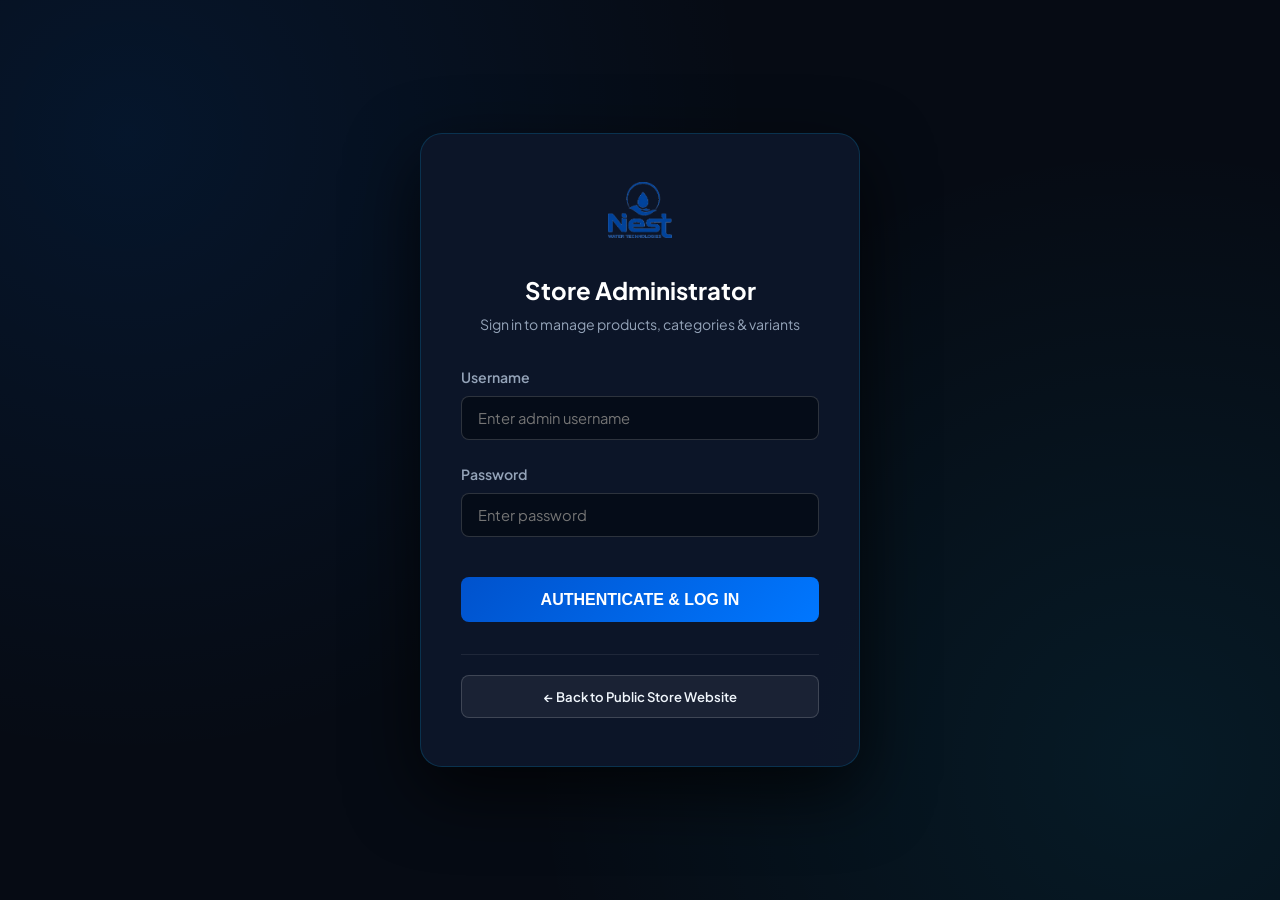
<file: admin/index.html>
<!DOCTYPE html>
<html lang="en">
<head>
  <meta charset="UTF-8">
  <meta name="viewport" content="width=device-width, initial-scale=1.0">
  <title>Store Management Dashboard - NEST Water Technologies</title>
  <link rel="preconnect" href="https://fonts.googleapis.com">
  <link rel="preconnect" href="https://fonts.gstatic.com" crossorigin>
  <link href="https://fonts.googleapis.com/css2?family=Plus+Jakarta+Sans:wght@400;500;600;700;800&display=swap" rel="stylesheet">
  <link rel="stylesheet" href="admin.css">
</head>
<body class="admin-body">

  <!-- Desktop PC Only Notice -->
  <div class="desktop-only-warning">
    <div class="desktop-warning-card">
      <div class="desktop-warning-icon">
        <svg width="32" height="32" viewBox="0 0 24 24" fill="none" stroke="currentColor" stroke-width="2">
          <rect x="2" y="3" width="20" height="14" rx="2" ry="2"/>
          <line x1="8" y1="21" x2="16" y2="21"/>
          <line x1="12" y1="17" x2="12" y2="21"/>
        </svg>
      </div>
      <h2 style="font-size: 1.5rem; color: #fff; margin-bottom: 0.75rem;">Desktop PC Required</h2>
      <p style="color: var(--admin-text-sub); font-size: 0.95rem; line-height: 1.6; margin-bottom: 1.5rem;">
        The NEST Water Store Admin Dashboard is optimized exclusively for PC & Laptop screens. Please access this page on a desktop computer or expand your browser window width.
      </p>
      <a href="../index.html" class="btn-admin-secondary" style="display: inline-flex; justify-content: center;">
        <span>&larr; Return to Public Website</span>
      </a>
    </div>
  </div>

  <!-- Header -->
  <header class="admin-header">
    <div class="admin-brand">
      <img src="../assets/logo-exact.png" alt="NEST Water Technologies">
      <span class="admin-brand-tag">STORE MANAGER</span>
    </div>
    <div class="admin-user-nav">
      <a href="../products.html" target="_blank" class="btn-admin-secondary btn-admin-sm">
        <svg width="14" height="14" viewBox="0 0 24 24" fill="none" stroke="currentColor" stroke-width="2"><path d="M18 13v6a2 2 0 0 1-2 2H5a2 2 0 0 1-2-2V8a2 2 0 0 1 2-2h6"/><polyline points="15 3 21 3 21 9"/><line x1="10" y1="14" x2="21" y2="3"/></svg>
        <span>View Live Store</span>
      </a>
      <button type="button" onclick="openBackupModal()" class="btn-admin-secondary btn-admin-sm">
        <svg width="14" height="14" viewBox="0 0 24 24" fill="none" stroke="currentColor" stroke-width="2"><path d="M21 15v4a2 2 0 0 1-2 2H5a2 2 0 0 1-2-2v-4"/><polyline points="7 10 12 15 17 10"/><line x1="12" y1="15" x2="12" y2="3"/></svg>
        <span>Backup / Restore</span>
      </button>
      <button type="button" onclick="openPasswordModal()" class="btn-admin-secondary btn-admin-sm">
        <svg width="14" height="14" viewBox="0 0 24 24" fill="none" stroke="currentColor" stroke-width="2"><rect x="3" y="11" width="18" height="11" rx="2" ry="2"/><path d="M7 11V7a5 5 0 0 1 10 0v4"/></svg>
        <span>Security</span>
      </button>
      <button type="button" onclick="handleLogout()" class="btn-admin-danger btn-admin-sm">
        <span>Logout</span>
      </button>
    </div>
  </header>

  <main class="admin-container">

    <!-- Metrics Row -->
    <div class="metrics-grid">
      <div class="metric-card">
        <div class="metric-icon-box">
          <svg width="24" height="24" viewBox="0 0 24 24" fill="none" stroke="currentColor" stroke-width="2"><path d="M20 7l-8-4-8 4m16 0l-8 4m8-4v10l-8 4m0-10L4 7m8 4v10M4 7v10l8 4"/></svg>
        </div>
        <div>
          <div class="metric-val" id="metricTotalProducts">0</div>
          <div class="metric-lbl">Total Products</div>
        </div>
      </div>

      <div class="metric-card">
        <div class="metric-icon-box">
          <svg width="24" height="24" viewBox="0 0 24 24" fill="none" stroke="currentColor" stroke-width="2"><path d="M4 6h16M4 12h16M4 18h7"/></svg>
        </div>
        <div>
          <div class="metric-val" id="metricCategories">0</div>
          <div class="metric-lbl">Active Categories</div>
        </div>
      </div>

      <div class="metric-card">
        <div class="metric-icon-box">
          <svg width="24" height="24" viewBox="0 0 24 24" fill="none" stroke="currentColor" stroke-width="2"><circle cx="12" cy="12" r="10"/><path d="M12 6v6l4 2"/></svg>
        </div>
        <div>
          <div class="metric-val" id="metricTotalVariants">0</div>
          <div class="metric-lbl">Total Variants</div>
        </div>
      </div>

      <div class="metric-card">
        <div class="metric-icon-box">
          <svg width="24" height="24" viewBox="0 0 24 24" fill="none" stroke="currentColor" stroke-width="2"><path d="M22 11.08V12a10 10 0 1 1-5.93-9.14"/><polyline points="22 4 12 14.01 9 11.01"/></svg>
        </div>
        <div>
          <div class="metric-val" id="metricActiveProducts">0</div>
          <div class="metric-lbl">Published Products</div>
        </div>
      </div>
    </div>

    <!-- Main Panel -->
    <div class="admin-panel">
      <!-- Toolbar -->
      <div class="panel-toolbar">
        <div class="search-filter-box">
          <input type="text" id="searchInput" class="admin-input" placeholder="Search product title, specs or description..." onkeyup="filterProducts()">
          <select id="categoryFilter" class="admin-select" onchange="filterProducts()">
            <option value="all">All Categories</option>
          </select>
          <select id="statusFilter" class="admin-select" onchange="filterProducts()">
            <option value="all">All Status</option>
            <option value="active">Active Only</option>
            <option value="draft">Drafts Only</option>
          </select>
        </div>

        <div style="display: flex; gap: 0.75rem; flex-wrap: wrap;">
          <button type="button" onclick="openWebPModal()" class="btn-admin-secondary" style="border-color: rgba(0, 210, 255, 0.35); color: var(--admin-accent-cyan);">
            <svg width="16" height="16" viewBox="0 0 24 24" fill="none" stroke="currentColor" stroke-width="2"><path d="M21 15v4a2 2 0 0 1-2 2H5a2 2 0 0 1-2-2v-4"/><polyline points="17 8 12 3 7 8"/><line x1="12" y1="3" x2="12" y2="15"/></svg>
            <span>⚡ WebP Converter Tool</span>
          </button>
          <button type="button" onclick="openCategoryModal()" class="btn-admin-secondary">
            <svg width="16" height="16" viewBox="0 0 24 24" fill="none" stroke="currentColor" stroke-width="2"><path d="M12 5v14M5 12h14"/></svg>
            <span>Categories</span>
          </button>
          <button type="button" onclick="openNewProductModal()" class="btn-admin">
            <svg width="16" height="16" viewBox="0 0 24 24" fill="none" stroke="currentColor" stroke-width="2"><path d="M12 5v14M5 12h14"/></svg>
            <span>+ Add New Product</span>
          </button>
        </div>
      </div>

      <!-- Products Table -->
      <div class="admin-table-wrapper">
        <table class="admin-table">
          <thead>
            <tr>
              <th style="width: 70px;">Image</th>
              <th>Product Title & ID</th>
              <th>Category</th>
              <th>Variants</th>
              <th>Status</th>
              <th style="text-align: right;">Actions</th>
            </tr>
          </thead>
          <tbody id="productsTableBody">
            <!-- Rendered dynamically -->
          </tbody>
        </table>
      </div>
    </div>

  </main>

  <!-- Product Add/Edit Modal -->
  <div class="admin-modal-backdrop" id="productModal">
    <div class="admin-modal-content">
      <div class="modal-header">
        <h3 class="modal-title" id="productModalTitle">Add New Product</h3>
        <button type="button" class="modal-close-btn" onclick="closeProductModal()">&times;</button>
      </div>

      <div class="modal-body">
        <!-- Tabs Nav -->
        <div class="modal-tabs">
          <button type="button" class="tab-btn active" onclick="switchTab('tabBasic', this)">1. Basic Info</button>
          <button type="button" class="tab-btn" onclick="switchTab('tabVariants', this)">2. Variants & Options</button>
          <button type="button" class="tab-btn" onclick="switchTab('tabSpecs', this)">3. Specs & Features</button>
          <button type="button" class="tab-btn" onclick="switchTab('tabImages', this)">4. Media & Gallery</button>
        </div>

        <form id="productForm">
          <input type="hidden" id="prodEditId">

          <!-- Tab 1: Basic Info -->
          <div class="tab-pane active" id="tabBasic">
            <div class="form-group">
              <label for="prodTitle" class="form-label">Product Title *</label>
              <input type="text" id="prodTitle" class="admin-input" placeholder="e.g. NEST 10-STAGE ALKALINE RO PURIFIER" required>
            </div>

            <div class="form-grid-2">
              <div class="form-group">
                <label for="prodCategory" class="form-label">Category *</label>
                <select id="prodCategory" class="admin-select" style="width: 100%;" required>
                  <!-- Populated dynamically -->
                </select>
              </div>

              <div class="form-group">
                <label for="prodStatus" class="form-label">Publishing Status *</label>
                <select id="prodStatus" class="admin-select" style="width: 100%;">
                  <option value="active">Active / Published</option>
                  <option value="draft">Draft / Hidden</option>
                </select>
              </div>
            </div>

            <div class="form-grid-2">
              <div class="form-group">
                <label for="prodBadge" class="form-label">Badge Tag (Optional)</label>
                <input type="text" id="prodBadge" class="admin-input" placeholder="e.g. Best Seller, New Model, 99.9% TDS Rejection">
              </div>

              <div class="form-group">
                <label for="prodSlug" class="form-label">Custom URL Slug (Optional)</label>
                <input type="text" id="prodSlug" class="admin-input" placeholder="e.g. nest-10-stage-alkaline-ro">
              </div>
            </div>

            <div class="form-group">
              <label for="prodDesc" class="form-label">Product Summary Description *</label>
              <textarea id="prodDesc" class="admin-input" rows="4" placeholder="Enter detailed product summary..." required></textarea>
            </div>
          </div>

          <!-- Tab 2: Variants & Pricing -->
          <div class="tab-pane" id="tabVariants">
            <div style="display: flex; justify-content: space-between; align-items: center; margin-bottom: 1rem;">
              <span style="font-size: 0.88rem; color: var(--admin-text-sub);">Configure capacity options, technology packages & pricing.</span>
              <button type="button" onclick="addVariantRow()" class="btn-admin-secondary btn-admin-sm">
                <span>+ Add Variant</span>
              </button>
            </div>

            <div id="variantsContainer">
              <!-- Dynamic Variant Rows -->
            </div>
          </div>

          <!-- Tab 3: Specs & Features -->
          <div class="tab-pane" id="tabSpecs">
            <div class="form-group">
              <label for="prodHighlights" class="form-label">Feature Highlights (One per line)</label>
              <textarea id="prodHighlights" class="admin-input" rows="5" placeholder="9-Stage Advanced Purification Process&#10;Reverse Osmosis (RO) Rejection Membrane&#10;Active Copper & Essential Mineralizer"></textarea>
            </div>

            <div class="form-group">
              <label class="form-label">Technical Specification Key-Value Pairs</label>
              <div id="specsContainer">
                <!-- Dynamic Specs Key-Value Rows -->
              </div>
              <button type="button" onclick="addSpecRow()" class="btn-admin-secondary btn-admin-sm" style="margin-top: 0.5rem;">
                <span>+ Add Specification Pair</span>
              </button>
            </div>
          </div>

          <!-- Tab 4: Media & Gallery -->
          <div class="tab-pane" id="tabImages">
            <input type="hidden" id="prodMainImage">
            <textarea id="prodGallery" style="display: none;"></textarea>

            <!-- 1. Primary Cover Image (Live Priority #1) -->
            <div class="form-group" style="background: rgba(0, 210, 255, 0.04); border: 1px solid rgba(0, 210, 255, 0.25); border-radius: 12px; padding: 1.25rem;">
              <div style="display: flex; justify-content: space-between; align-items: center; margin-bottom: 0.75rem;">
                <label class="form-label" style="margin: 0; color: #fff; font-size: 1rem; font-weight: 700;">1. Primary Cover Image</label>
                <span class="priority-cover-badge">#1 Priority (Shown First on Live Page)</span>
              </div>
              <p style="font-size: 0.82rem; color: var(--admin-text-sub); margin-bottom: 0.85rem;">The first uploaded image will automatically be displayed as the main hero photo on the live product detail page.</p>

              <!-- Drag & Drop Zone -->
              <div class="image-upload-dropzone" id="coverDropzone" onclick="document.getElementById('coverFileInput').click()" ondragover="event.preventDefault(); this.classList.add('dragover');" ondragleave="this.classList.remove('dragover');" ondrop="handleCoverDrop(event);">
                <input type="file" id="coverFileInput" accept="image/*" style="display: none;" onchange="handleCoverImageUpload(event)">
                <svg width="32" height="32" viewBox="0 0 24 24" fill="none" stroke="var(--admin-accent-cyan)" stroke-width="2" style="margin: 0 auto 0.5rem auto;"><path d="M21 15v4a2 2 0 0 1-2 2H5a2 2 0 0 1-2-2v-4"/><polyline points="17 8 12 3 7 8"/><line x1="12" y1="3" x2="12" y2="15"/></svg>
                <div style="font-size: 0.92rem; font-weight: 700; color: #fff;">Click to Browse or Drag & Drop Cover Image</div>
                <div style="font-size: 0.78rem; color: var(--admin-text-sub); margin-top: 0.25rem;">Auto-converts to WebP, reduces file size, and saves to assets folder!</div>
              </div>

              <div id="coverPreviewContainer"></div>
            </div>

            <!-- 2. Auto-Detected Variant Specific Images -->
            <div class="form-group" style="margin-top: 1.75rem;">
              <label class="form-label" style="color: #fff; font-size: 1rem; font-weight: 700; margin-bottom: 0.35rem;">2. Variant Specific Images (Auto-Detected from Tab 2)</label>
              <p style="font-size: 0.82rem; color: var(--admin-text-sub); margin-bottom: 0.85rem;">Each variant defined in Tab 2 gets its own dedicated WebP image uploader below.</p>
              <div id="variantUploadsContainer" class="variant-upload-grid">
                <!-- Auto-populated via renderVariantUploaders() -->
              </div>
            </div>

            <!-- 3. Additional Gallery Images -->
            <div class="form-group" style="margin-top: 1.75rem;">
              <div style="display: flex; justify-content: space-between; align-items: center; margin-bottom: 0.5rem;">
                <label class="form-label" style="margin: 0; color: #fff; font-size: 1rem; font-weight: 700;">3. Additional Gallery Showcase Images</label>
                <label class="btn-admin-secondary btn-admin-sm" style="cursor: pointer; display: inline-flex; align-items: center; gap: 0.35rem;">
                  <svg width="14" height="14" viewBox="0 0 24 24" fill="none" stroke="currentColor" stroke-width="2"><path d="M21 15v4a2 2 0 0 1-2 2H5a2 2 0 0 1-2-2v-4"/><polyline points="17 8 12 3 7 8"/><line x1="12" y1="3" x2="12" y2="15"/></svg>
                  <span>+ Upload Gallery WebP Images</span>
                  <input type="file" accept="image/*" multiple style="display: none;" onchange="handleGalleryImageUpload(event)">
                </label>
              </div>
              <div id="galleryPreviewContainer" style="display: flex; gap: 0.75rem; flex-wrap: wrap; margin-top: 0.75rem;"></div>
            </div>
          </div>
        </form>
      </div>

      <div class="modal-footer">
        <button type="button" class="btn-admin-secondary" onclick="closeProductModal()">Cancel</button>
        <button type="button" class="btn-admin" onclick="saveProductForm()">Save Product</button>
      </div>
    </div>
  </div>

  <!-- Category Manager Modal -->
  <div class="admin-modal-backdrop" id="categoryModal">
    <div class="admin-modal-content" style="max-width: 550px;">
      <div class="modal-header">
        <h3 class="modal-title">Manage Categories</h3>
        <button type="button" class="modal-close-btn" onclick="closeCategoryModal()">&times;</button>
      </div>
      <div class="modal-body">
        <form id="categoryForm" style="display: flex; gap: 0.5rem; margin-bottom: 1.5rem;">
          <input type="text" id="newCatName" class="admin-input" placeholder="Category Name (e.g. UV Filters)" required>
          <button type="submit" class="btn-admin" style="white-space: nowrap;">+ Add</button>
        </form>

        <div id="categoryListContainer">
          <!-- Dynamic Category List -->
        </div>
      </div>
    </div>
  </div>

  <!-- Backup & Restore Modal -->
  <div class="admin-modal-backdrop" id="backupModal">
    <div class="admin-modal-content" style="max-width: 600px;">
      <div class="modal-header">
        <h3 class="modal-title">Database Backup & Restore</h3>
        <button type="button" class="modal-close-btn" onclick="closeBackupModal()">&times;</button>
      </div>
      <div class="modal-body">
        <div style="margin-bottom: 1.5rem; background: rgba(255,255,255,0.03); padding: 1.25rem; border-radius: 10px; border: 1px solid rgba(255,255,255,0.1);">
          <h4 style="margin: 0 0 0.5rem 0; color: #fff;">1. Export Store Catalog Backup</h4>
          <p style="margin: 0 0 1rem 0; font-size: 0.85rem; color: var(--admin-text-sub);">Download a JSON file containing all products, categories, variants, and specifications.</p>
          <button type="button" onclick="exportBackupJSON()" class="btn-admin-secondary">
            <span>Download Catalog JSON</span>
          </button>
        </div>

        <div style="margin-bottom: 1.5rem; background: rgba(255,255,255,0.03); padding: 1.25rem; border-radius: 10px; border: 1px solid rgba(255,255,255,0.1);">
          <h4 style="margin: 0 0 0.5rem 0; color: #fff;">2. Restore Catalog From JSON</h4>
          <p style="margin: 0 0 1rem 0; font-size: 0.85rem; color: var(--admin-text-sub);">Upload a previously exported JSON backup file to overwrite/restore store data.</p>
          <input type="file" id="importFileInput" accept=".json" class="admin-input" style="margin-bottom: 0.75rem;">
          <button type="button" onclick="importBackupJSON()" class="btn-admin">
            <span>Restore From File</span>
          </button>
        </div>

        <div style="background: rgba(255, 77, 79, 0.08); padding: 1.25rem; border-radius: 10px; border: 1px solid rgba(255, 77, 79, 0.2);">
          <h4 style="margin: 0 0 0.5rem 0; color: #ff4d4f;">3. Reset Store Data to Default Seed</h4>
          <p style="margin: 0 0 1rem 0; font-size: 0.85rem; color: var(--admin-text-sub);">Reset products and categories back to original factory defaults.</p>
          <button type="button" onclick="resetDefaults()" class="btn-admin-danger">
            <span>Reset Factory Defaults</span>
          </button>
        </div>
      </div>
    </div>
  </div>

  <!-- Security / Password Modal -->
  <div class="admin-modal-backdrop" id="passwordModal">
    <div class="admin-modal-content" style="max-width: 480px;">
      <div class="modal-header">
        <h3 class="modal-title">Security & Password</h3>
        <button type="button" class="modal-close-btn" onclick="closePasswordModal()">&times;</button>
      </div>
      <div class="modal-body">
        <form id="passwordForm">
          <div class="form-group">
            <label for="currPass" class="form-label">Current Password *</label>
            <input type="password" id="currPass" class="admin-input" required>
          </div>
          <div class="form-group">
            <label for="newPass" class="form-label">New Password * (Min 6 chars)</label>
            <input type="password" id="newPass" class="admin-input" required minlength="6">
          </div>
          <div class="form-group">
            <label for="confirmPass" class="form-label">Confirm New Password *</label>
            <input type="password" id="confirmPass" class="admin-input" required minlength="6">
          </div>
          <button type="submit" class="btn-admin" style="width: 100%; justify-content: center;">Update Password</button>
        </form>
      </div>
    </div>
  </div>

  <!-- Standalone WebP Image Converter Tool Modal -->
  <div class="admin-modal-backdrop" id="webpToolModal">
    <div class="admin-modal-content" style="max-width: 680px;">
      <div class="modal-header">
        <h3 class="modal-title" style="display: flex; align-items: center; gap: 0.5rem;">
          <svg width="22" height="22" viewBox="0 0 24 24" fill="none" stroke="var(--admin-accent-cyan)" stroke-width="2"><path d="M21 15v4a2 2 0 0 1-2 2H5a2 2 0 0 1-2-2v-4"/><polyline points="17 8 12 3 7 8"/><line x1="12" y1="3" x2="12" y2="15"/></svg>
          <span>WebP Image Converter & Optimizer Tool</span>
        </h3>
        <button type="button" class="modal-close-btn" onclick="closeWebPModal()">&times;</button>
      </div>
      <div class="modal-body">
        <div style="margin-bottom: 1.25rem;">
          <p style="font-size: 0.9rem; color: var(--admin-text-sub); margin-bottom: 1rem;">Select or drop any PNG, JPG, or JPEG images below. Our built-in browser engine will automatically convert them to lightweight <strong>.webp</strong> files, optimize resolution (max 800px), and download them to save in your project's <code>assets/</code> folder!</p>

          <div class="image-upload-dropzone" id="toolDropzone" onclick="document.getElementById('toolFileInput').click()" ondragover="event.preventDefault(); this.classList.add('dragover');" ondragleave="this.classList.remove('dragover');" ondrop="handleToolDrop(event);">
            <input type="file" id="toolFileInput" accept="image/*" multiple style="display: none;" onchange="handleToolImageUpload(event)">
            <svg width="40" height="40" viewBox="0 0 24 24" fill="none" stroke="var(--admin-accent-cyan)" stroke-width="2" style="margin: 0 auto 0.5rem auto;"><path d="M21 15v4a2 2 0 0 1-2 2H5a2 2 0 0 1-2-2v-4"/><polyline points="17 8 12 3 7 8"/><line x1="12" y1="3" x2="12" y2="15"/></svg>
            <div style="font-size: 1.05rem; font-weight: 700; color: #fff;">Click to Browse or Drag & Drop Images Here</div>
            <div style="font-size: 0.82rem; color: var(--admin-text-sub); margin-top: 0.35rem;">Supports PNG, JPG, JPEG, GIF, BMP, WEBP, AVIF</div>
          </div>
        </div>

        <div id="toolResultsContainer" style="display: flex; flex-direction: column; gap: 0.75rem; max-height: 260px; overflow-y: auto;">
          <!-- Converted WebP files list -->
        </div>
      </div>
      <div class="modal-footer">
        <button type="button" class="btn-admin-secondary" onclick="closeWebPModal()">Close Tool</button>
      </div>
    </div>
  </div>

  <!-- Toast Container -->
  <div class="admin-toast-container" id="toastContainer"></div>

  <!-- Scripts -->
  <script src="../js/store-db.js"></script>
  <script src="../js/admin-auth.js"></script>
  <script>
    // Route Guard
    document.addEventListener('DOMContentLoaded', () => {
      window.adminAuth.checkAuthOrRedirect();
      initDashboard();
    });

    let currentProducts = [];
    let currentCategories = [];

    function initDashboard() {
      loadData();
      renderMetrics();
      renderCategoryDropdowns();
      filterProducts();
    }

    function loadData() {
      currentProducts = window.storeDB.getProducts();
      currentCategories = window.storeDB.getCategories();
    }

    function renderMetrics() {
      document.getElementById('metricTotalProducts').textContent = currentProducts.length;
      document.getElementById('metricCategories').textContent = currentCategories.length;
      
      let variantCount = 0;
      let activeCount = 0;
      currentProducts.forEach(p => {
        if (Array.isArray(p.variants)) variantCount += p.variants.length;
        if (p.status === 'active') activeCount++;
      });

      document.getElementById('metricTotalVariants').textContent = variantCount;
      document.getElementById('metricActiveProducts').textContent = activeCount;
    }

    function renderCategoryDropdowns() {
      const filterSelect = document.getElementById('categoryFilter');
      const formSelect = document.getElementById('prodCategory');
      
      let filterHTML = '<option value="all">All Categories</option>';
      let formHTML = '';

      currentCategories.forEach(cat => {
        filterHTML += `<option value="${cat.id}">${cat.name}</option>`;
        formHTML += `<option value="${cat.id}">${cat.name}</option>`;
      });

      filterSelect.innerHTML = filterHTML;
      formSelect.innerHTML = formHTML;
    }

    function filterProducts() {
      const query = document.getElementById('searchInput').value.toLowerCase();
      const catVal = document.getElementById('categoryFilter').value;
      const statusVal = document.getElementById('statusFilter').value;

      const filtered = currentProducts.filter(p => {
        const matchesQuery = p.title.toLowerCase().includes(query) ||
                             p.description.toLowerCase().includes(query) ||
                             p.id.toLowerCase().includes(query);
        const matchesCat = (catVal === 'all') || (p.category === catVal);
        const matchesStatus = (statusVal === 'all') || (p.status === statusVal);

        return matchesQuery && matchesCat && matchesStatus;
      });

      renderProductsTable(filtered);
    }

    function renderProductsTable(products) {
      const tbody = document.getElementById('productsTableBody');
      if (!products || products.length === 0) {
        tbody.innerHTML = `<tr><td colspan="6" style="text-align: center; color: var(--admin-text-sub); padding: 3rem;">No matching products found. Click "+ Add New Product" to create one.</td></tr>`;
        return;
      }

      tbody.innerHTML = products.map(p => {
        const catObj = currentCategories.find(c => c.id === p.category) || { name: p.category };
        const mainImg = (p.images && p.images.length > 0) ? p.images[0] : '../assets/hero-purifier-clean.png';
        const variantCount = Array.isArray(p.variants) ? p.variants.length : 0;
        
        let priceRange = 'N/A';
        if (variantCount > 0) {
          const prices = p.variants.map(v => v.price).filter(n => typeof n === 'number');
          if (prices.length > 0) {
            const min = Math.min(...prices);
            const max = Math.max(...prices);
            priceRange = (min === max) ? `₹${min.toLocaleString()}` : `₹${min.toLocaleString()} - ₹${max.toLocaleString()}`;
          }
        }

        return `
          <tr>
            <td><img src="../${mainImg}" class="prod-thumb" alt="${p.title}" onerror="this.src='../assets/hero-purifier-clean.png'"></td>
            <td>
              <div style="font-weight: 700; color: #fff;">${p.title}</div>
              <div style="font-size: 0.78rem; color: var(--admin-text-sub); margin-top: 2px;">ID: ${p.id}</div>
            </td>
            <td><span class="cat-pill">${catObj.name}</span></td>
            <td>
              <div style="font-size: 0.88rem; font-weight: 600; color: var(--admin-accent-cyan);">${variantCount} Variant Option(s)</div>
            </td>
            <td>
              <span class="badge-status ${p.status}">${p.status}</span>
            </td>
            <td style="text-align: right;">
              <button type="button" onclick="editProduct('${p.id}')" class="btn-admin-secondary btn-admin-sm">Edit</button>
              <button type="button" onclick="duplicateProduct('${p.id}')" class="btn-admin-secondary btn-admin-sm">Copy</button>
              <button type="button" onclick="deleteProduct('${p.id}')" class="btn-admin-danger btn-admin-sm">Delete</button>
            </td>
          </tr>
        `;
      }).join('');
    }

    // --- Product Modal Logic ---
    function openNewProductModal() {
      document.getElementById('productModalTitle').textContent = 'Add New Product';
      document.getElementById('productForm').reset();
      document.getElementById('prodEditId').value = '';
      
      document.getElementById('variantsContainer').innerHTML = '';
      document.getElementById('specsContainer').innerHTML = '';
      if (document.getElementById('coverPreviewContainer')) document.getElementById('coverPreviewContainer').innerHTML = '';
      if (document.getElementById('galleryPreviewContainer')) document.getElementById('galleryPreviewContainer').innerHTML = '';
      
      addVariantRow(); // Add 1 default variant row
      addSpecRow();    // Add 1 default spec row

      switchTab('tabBasic', document.querySelector('.modal-tabs .tab-btn'));
      document.getElementById('productModal').classList.add('open');
    }

    function editProduct(id) {
      const p = window.storeDB.getProductById(id);
      if (!p) return;

      document.getElementById('productModalTitle').textContent = 'Edit Product: ' + p.title;
      document.getElementById('prodEditId').value = p.id;
      document.getElementById('prodTitle').value = p.title || '';
      document.getElementById('prodCategory').value = p.category || '';
      document.getElementById('prodStatus').value = p.status || 'active';
      document.getElementById('prodBadge').value = p.badge || '';
      document.getElementById('prodSlug').value = p.id || '';
      document.getElementById('prodDesc').value = p.description || '';

      // Highlights & Images
      document.getElementById('prodHighlights').value = Array.isArray(p.highlights) ? p.highlights.join('\n') : '';
      document.getElementById('prodMainImage').value = (p.images && p.images[0]) ? p.images[0] : '';
      document.getElementById('prodGallery').value = (p.images && p.images.length > 1) ? p.images.slice(1).join('\n') : '';
      renderCoverPreview(document.getElementById('prodMainImage').value);
      renderGalleryPreviews();

      // Variants
      const vContainer = document.getElementById('variantsContainer');
      vContainer.innerHTML = '';
      if (Array.isArray(p.variants) && p.variants.length > 0) {
        p.variants.forEach(v => addVariantRow(v));
      } else {
        addVariantRow();
      }

      // Specs
      const sContainer = document.getElementById('specsContainer');
      sContainer.innerHTML = '';
      if (p.specs && typeof p.specs === 'object') {
        Object.entries(p.specs).forEach(([k, val]) => addSpecRow(k, val));
      } else {
        addSpecRow();
      }

      switchTab('tabBasic', document.querySelector('.modal-tabs .tab-btn'));
      document.getElementById('productModal').classList.add('open');
    }

    function closeProductModal() {
      document.getElementById('productModal').classList.remove('open');
    }

    function switchTab(tabId, btn) {
      document.querySelectorAll('.tab-btn').forEach(b => b.classList.remove('active'));
      document.querySelectorAll('.tab-pane').forEach(p => p.classList.remove('active'));

      btn.classList.add('active');
      document.getElementById(tabId).classList.add('active');

      if (tabId === 'tabImages') {
        renderVariantUploaders();
        renderCoverPreview(document.getElementById('prodMainImage').value);
        renderGalleryPreviews();
      }
    }

    function addVariantRow(data = {}) {
      const container = document.getElementById('variantsContainer');
      const div = document.createElement('div');
      div.className = 'variant-card-item';
      div.setAttribute('data-image', data.image || '');
      div.innerHTML = `
        <div style="display: grid; grid-template-columns: 1.2fr 1.5fr 120px auto; gap: 1rem; align-items: end;">
          <div>
            <label class="form-label">Capacity / Size Variant</label>
            <input type="text" class="admin-input var-cap" placeholder="e.g. 12 Liters Tank" value="${data.capacity || ''}" oninput="renderVariantUploaders()">
          </div>
          <div>
            <label class="form-label">Technology / Spec Variant</label>
            <input type="text" class="admin-input var-tech" placeholder="e.g. Alkaline + Copper Boost" value="${data.technology || ''}" oninput="renderVariantUploaders()">
          </div>
          <div style="padding-bottom: 0.6rem; display: flex; align-items: center; gap: 0.5rem;">
            <input type="checkbox" class="var-stock" style="width: 18px; height: 18px; cursor: pointer;" ${data.inStock !== false ? 'checked' : ''}>
            <label style="font-size: 0.88rem; font-weight: 600; color: #fff; cursor: pointer; white-space: nowrap;">In Stock</label>
          </div>
          <div>
            <button type="button" onclick="this.closest('.variant-card-item').remove(); renderVariantUploaders();" class="btn-admin-danger btn-admin-sm" style="padding: 0.75rem 1rem;">Remove</button>
          </div>
        </div>
      `;
      container.appendChild(div);
      renderVariantUploaders();
    }

    function addSpecRow(key = '', val = '') {
      const container = document.getElementById('specsContainer');
      const div = document.createElement('div');
      div.className = 'spec-row-grid';
      div.innerHTML = `
        <input type="text" class="admin-input spec-key" placeholder="Spec Name (e.g. TDS Rejection)" value="${key}">
        <input type="text" class="admin-input spec-val" placeholder="Spec Value (e.g. Up to 99.9%)" value="${val}">
        <button type="button" onclick="this.parentElement.remove()" class="btn-admin-danger btn-admin-sm" style="padding: 0.75rem;">X</button>
      `;
      container.appendChild(div);
    }

    function saveProductForm() {
      const editId = document.getElementById('prodEditId').value;
      const title = document.getElementById('prodTitle').value.trim();
      const category = document.getElementById('prodCategory').value;
      const status = document.getElementById('prodStatus').value;
      const badge = document.getElementById('prodBadge').value.trim();
      const slug = document.getElementById('prodSlug').value.trim();
      const desc = document.getElementById('prodDesc').value.trim();

      if (!title || !desc) {
        showToast('Please fill in required fields (Title & Description)', 'error');
        return;
      }

      // Collect Variants
      const variantItems = document.querySelectorAll('.variant-card-item');
      const variants = [];
      variantItems.forEach((item, index) => {
        const cap = item.querySelector('.var-cap').value.trim();
        const tech = item.querySelector('.var-tech').value.trim();
        const varImg = item.getAttribute('data-image') || '';
        const inStock = item.querySelector('.var-stock').checked;

        if (cap || tech || varImg) {
          variants.push({
            id: 'v-' + (index + 1),
            capacity: cap || 'Standard Unit',
            technology: tech || 'Standard Tech',
            image: varImg,
            inStock: inStock
          });
        }
      });

      // Collect Specs
      const specsObj = {};
      document.querySelectorAll('#specsContainer > div').forEach(row => {
        const k = row.querySelector('.spec-key').value.trim();
        const v = row.querySelector('.spec-val').value.trim();
        if (k && v) specsObj[k] = v;
      });

      // Collect Images
      const mainImg = document.getElementById('prodMainImage').value.trim() || 'assets/hero-purifier-clean.png';
      const galleryText = document.getElementById('prodGallery').value.trim();
      const galleryArr = galleryText ? galleryText.split('\n').map(s => s.trim()).filter(Boolean) : [];
      const images = [mainImg, ...galleryArr];

      // Collect Highlights
      const hText = document.getElementById('prodHighlights').value.trim();
      const highlights = hText ? hText.split('\n').map(s => s.trim()).filter(Boolean) : [];

      const productData = {
        id: editId || (slug ? slug : 'prod-' + Date.now()),
        title,
        category,
        status,
        badge,
        description: desc,
        variants,
        specs: specsObj,
        images,
        highlights
      };

      window.storeDB.saveProduct(productData);
      closeProductModal();
      initDashboard();
      showToast(editId ? 'Product updated successfully!' : 'New product created successfully!', 'success');
    }

    function duplicateProduct(id) {
      if (confirm('Create a duplicate copy of this product?')) {
        window.storeDB.duplicateProduct(id);
        initDashboard();
        showToast('Product duplicated!', 'success');
      }
    }

    function deleteProduct(id) {
      if (confirm('Are you sure you want to delete this product? This action cannot be undone.')) {
        window.storeDB.deleteProduct(id);
        initDashboard();
        showToast('Product deleted!', 'success');
      }
    }

    // --- Category Modal Logic ---
    function openCategoryModal() {
      renderCategoryList();
      document.getElementById('categoryModal').classList.add('open');
    }

    function closeCategoryModal() {
      document.getElementById('categoryModal').classList.remove('open');
    }

    function renderCategoryList() {
      const container = document.getElementById('categoryListContainer');
      container.innerHTML = currentCategories.map(cat => `
        <div style="display: flex; justify-content: space-between; align-items: center; padding: 0.75rem; background: rgba(255,255,255,0.03); border: 1px solid rgba(255,255,255,0.08); border-radius: 8px; margin-bottom: 0.5rem;">
          <div>
            <div style="font-weight: 700; color: #fff;">${cat.name}</div>
            <div style="font-size: 0.75rem; color: var(--admin-text-sub);">ID: ${cat.id}</div>
          </div>
          <button type="button" onclick="deleteCategory('${cat.id}')" class="btn-admin-danger btn-admin-sm">Delete</button>
        </div>
      `).join('');
    }

    document.getElementById('categoryForm').addEventListener('submit', (e) => {
      e.preventDefault();
      const name = document.getElementById('newCatName').value.trim();
      if (!name) return;

      const id = name.toLowerCase().replace(/[^a-z0-9]+/g, '-');
      window.storeDB.saveCategory({ id, name });
      document.getElementById('newCatName').value = '';
      initDashboard();
      renderCategoryList();
      showToast('Category added!', 'success');
    });

    function deleteCategory(id) {
      if (confirm('Delete this category? Products in this category will remain.')) {
        window.storeDB.deleteCategory(id);
        initDashboard();
        renderCategoryList();
        showToast('Category deleted', 'success');
      }
    }

    // --- Backup & Restore Modal ---
    function openBackupModal() {
      document.getElementById('backupModal').classList.add('open');
    }

    function closeBackupModal() {
      document.getElementById('backupModal').classList.remove('open');
    }

    function exportBackupJSON() {
      const jsonStr = window.storeDB.exportCatalogJSON();
      const blob = new Blob([jsonStr], { type: 'application/json' });
      const url = URL.createObjectURL(blob);
      const a = document.createElement('a');
      a.href = url;
      a.download = `nest_water_catalog_${new Date().toISOString().slice(0, 10)}.json`;
      a.click();
      URL.revokeObjectURL(url);
      showToast('Catalog exported!', 'success');
    }

    function importBackupJSON() {
      const fileInput = document.getElementById('importFileInput');
      if (!fileInput.files || fileInput.files.length === 0) {
        showToast('Please select a JSON file to restore', 'error');
        return;
      }
      const file = fileInput.files[0];
      const reader = new FileReader();
      reader.onload = (e) => {
        const res = window.storeDB.importCatalogJSON(e.target.result);
        if (res.success) {
          initDashboard();
          closeBackupModal();
          showToast(res.message, 'success');
        } else {
          showToast(res.message, 'error');
        }
      };
      reader.readAsText(file);
    }

    function resetDefaults() {
      if (confirm('Are you sure you want to reset all products and categories back to factory defaults? Custom data will be lost.')) {
        window.storeDB.resetToDefaults();
        initDashboard();
        closeBackupModal();
        showToast('Store reset to defaults!', 'success');
      }
    }

    // --- Password Modal ---
    function openPasswordModal() {
      document.getElementById('passwordModal').classList.add('open');
    }

    function closePasswordModal() {
      document.getElementById('passwordModal').classList.remove('open');
    }

    document.getElementById('passwordForm').addEventListener('submit', async (e) => {
      e.preventDefault();
      const curr = document.getElementById('currPass').value;
      const newP = document.getElementById('newPass').value;
      const conf = document.getElementById('confirmPass').value;

      if (newP !== conf) {
        showToast('New passwords do not match!', 'error');
        return;
      }

      const res = await window.adminAuth.updatePassword(curr, newP);
      if (res.success) {
        document.getElementById('passwordForm').reset();
        closePasswordModal();
        showToast(res.message, 'success');
      } else {
        showToast(res.message, 'error');
      }
    });

    function handleLogout() {
      window.adminAuth.logout();
      window.location.href = 'login.html';
    }

    // Toast Utility
    function showToast(msg, type = 'info') {
      const container = document.getElementById('toastContainer');
      const toast = document.createElement('div');
      toast.className = `admin-toast ${type}`;
      toast.textContent = msg;
      container.appendChild(toast);
      setTimeout(() => toast.remove(), 3500);
    }

    // =========================================================================
    // Core WebP Conversion & Upload Engine
    // =========================================================================
    function processImageFileToWebP(file, callback, options = {}) {
      if (!file || !file.type.startsWith('image/')) {
        showToast('Please select a valid image file (PNG, JPG, WEBP, etc.)', 'error');
        return;
      }

      const maxWidth = options.maxWidth || 800;
      const maxHeight = options.maxHeight || 800;
      const quality = options.quality || 0.85;

      const reader = new FileReader();
      reader.onload = function(e) {
        const img = new Image();
        img.onload = function() {
          let width = img.width;
          let height = img.height;

          if (width > maxWidth || height > maxHeight) {
            if (width / height > maxWidth / maxHeight) {
              height = Math.round((height * maxWidth) / width);
              width = maxWidth;
            } else {
              width = Math.round((width * maxHeight) / height);
              height = maxHeight;
            }
          }

          const canvas = document.createElement('canvas');
          canvas.width = width;
          canvas.height = height;
          const ctx = canvas.getContext('2d');
          ctx.imageSmoothingEnabled = true;
          ctx.imageSmoothingQuality = 'high';
          ctx.drawImage(img, 0, 0, width, height);

          const webpDataUrl = canvas.toDataURL('image/webp', quality);
          const origSizeKB = Math.round(file.size / 1024);
          const webpSizeKB = Math.round((webpDataUrl.length * (3 / 4)) / 1024);
          const savingsPct = Math.round(((origSizeKB - webpSizeKB) / origSizeKB) * 100);

          const baseName = file.name.substring(0, file.name.lastIndexOf('.')).toLowerCase().replace(/[^a-z0-9]/g, '_');
          const webpFileName = `${baseName}_optimized.webp`;

          // Auto-trigger download of converted .webp file for project folder
          const downloadLink = document.createElement('a');
          downloadLink.href = webpDataUrl;
          downloadLink.download = webpFileName;
          document.body.appendChild(downloadLink);
          downloadLink.click();
          document.body.removeChild(downloadLink);

          showToast(`Converted & Saved WebP! (${origSizeKB} KB → ${webpSizeKB} KB, -${savingsPct > 0 ? savingsPct : 0}%)`, 'success');

          if (typeof callback === 'function') {
            callback(webpDataUrl, webpFileName, { origSizeKB, webpSizeKB, savingsPct, width, height });
          }
        };
        img.src = e.target.result;
      };
      reader.readAsDataURL(file);
    }

    // Cover Image Handlers
    function handleCoverImageUpload(e) {
      const file = e.target.files && e.target.files[0];
      if (file) {
        processImageFileToWebP(file, function(dataUrl, fileName, stats) {
          document.getElementById('prodMainImage').value = dataUrl;
          renderCoverPreview(dataUrl, fileName, stats);
        });
      }
    }

    function handleCoverDrop(e) {
      e.preventDefault();
      document.getElementById('coverDropzone').classList.remove('dragover');
      const file = e.dataTransfer.files && e.dataTransfer.files[0];
      if (file) {
        processImageFileToWebP(file, function(dataUrl, fileName, stats) {
          document.getElementById('prodMainImage').value = dataUrl;
          renderCoverPreview(dataUrl, fileName, stats);
        });
      }
    }

    function renderCoverPreview(url, fileName, stats) {
      const container = document.getElementById('coverPreviewContainer');
      if (!container) return;
      if (!url) {
        container.innerHTML = '';
        return;
      }
      container.innerHTML = `
        <div class="img-preview-card">
          <img src="${url}" class="img-preview-thumb" alt="WebP Cover Preview" onerror="this.src='../assets/hero-purifier-clean.png'">
          <div style="flex: 1;">
            <div style="font-weight: 700; font-size: 0.88rem; color: #fff;">${fileName || 'Primary Cover WebP Image'}</div>
            <div style="margin-top: 0.2rem;">
              <span class="webp-stats-badge">Priority #1 Cover ${stats ? '(' + stats.webpSizeKB + ' KB)' : ''}</span>
            </div>
          </div>
          <button type="button" onclick="document.getElementById('prodMainImage').value=''; renderCoverPreview('');" class="btn-admin-danger btn-admin-sm" style="padding: 0.35rem 0.6rem;">&times; Remove</button>
        </div>
      `;
    }

    // Auto-Rendered Variant Uploaders in Tab 4
    function renderVariantUploaders() {
      const container = document.getElementById('variantUploadsContainer');
      if (!container) return;

      const variantItems = document.querySelectorAll('.variant-card-item');
      if (variantItems.length === 0) {
        container.innerHTML = `<div style="grid-column: 1/-1; padding: 1rem; color: var(--admin-text-sub); font-size: 0.88rem; background: rgba(255,255,255,0.02); border-radius: 8px;">No variants added in Tab 2 yet. Add a variant in Tab 2 to upload custom variant images!</div>`;
        return;
      }

      container.innerHTML = Array.from(variantItems).map((item, index) => {
        const cap = item.querySelector('.var-cap') ? item.querySelector('.var-cap').value.trim() : '';
        const tech = item.querySelector('.var-tech') ? item.querySelector('.var-tech').value.trim() : '';
        const varImg = item.getAttribute('data-image') || '';
        const labelText = `Var ${index + 1}: ${cap || 'Standard Unit'} ${tech ? ' (' + tech + ')' : ''}`;

        return `
          <div class="variant-upload-card" data-variant-index="${index}">
            <div>
              <div style="font-weight: 700; font-size: 0.92rem; color: #fff; margin-bottom: 0.25rem;">${labelText}</div>
              <div style="font-size: 0.78rem; color: var(--admin-text-sub);">Custom WebP photo for ${cap || 'Var ' + (index + 1)}</div>
            </div>
            
            ${varImg ? `
              <div style="display: flex; align-items: center; gap: 0.75rem; background: rgba(0,0,0,0.3); padding: 0.5rem; border-radius: 8px; border: 1px solid rgba(0,210,255,0.3);">
                <img src="${varImg}" style="width: 48px; height: 48px; border-radius: 6px; object-fit: cover; background: #000;" onerror="this.src='../assets/hero-purifier-clean.png'">
                <div style="flex: 1; overflow: hidden;">
                  <span class="webp-stats-badge" style="font-size: 0.7rem; padding: 0.2rem 0.5rem;">WebP Assigned</span>
                </div>
                <button type="button" onclick="removeVariantImage(${index})" class="btn-admin-danger btn-admin-sm" style="padding: 0.35rem 0.6rem; font-size: 0.75rem;">&times;</button>
              </div>
            ` : ''}

            <label class="btn-admin-secondary btn-admin-sm" style="cursor: pointer; display: flex; align-items: center; justify-content: center; gap: 0.35rem; width: 100%;">
              <svg width="14" height="14" viewBox="0 0 24 24" fill="none" stroke="currentColor" stroke-width="2"><path d="M21 15v4a2 2 0 0 1-2 2H5a2 2 0 0 1-2-2v-4"/><polyline points="17 8 12 3 7 8"/><line x1="12" y1="3" x2="12" y2="15"/></svg>
              <span>${varImg ? 'Change Var-' + (index + 1) + ' Image' : '⚡ Upload Var-' + (index + 1) + ' WebP'}</span>
              <input type="file" accept="image/*" style="display: none;" onchange="handleVarSpecificImageUpload(event, ${index})">
            </label>
          </div>
        `;
      }).join('');
    }

    function handleVarSpecificImageUpload(e, index) {
      const file = e.target.files && e.target.files[0];
      if (file) {
        processImageFileToWebP(file, function(dataUrl) {
          const variantItems = document.querySelectorAll('.variant-card-item');
          if (variantItems[index]) {
            variantItems[index].setAttribute('data-image', dataUrl);
            renderVariantUploaders();
          }
        });
      }
    }

    function removeVariantImage(index) {
      const variantItems = document.querySelectorAll('.variant-card-item');
      if (variantItems[index]) {
        variantItems[index].setAttribute('data-image', '');
        renderVariantUploaders();
      }
    }

    // Gallery Image Handlers
    function handleGalleryImageUpload(e) {
      const files = Array.from(e.target.files || []);
      files.forEach(file => {
        processImageFileToWebP(file, function(dataUrl) {
          const galleryText = document.getElementById('prodGallery');
          const currentVal = galleryText.value.trim();
          galleryText.value = currentVal ? currentVal + '\n' + dataUrl : dataUrl;
          renderGalleryPreviews();
        });
      });
    }

    function renderGalleryPreviews() {
      const container = document.getElementById('galleryPreviewContainer');
      const galleryVal = document.getElementById('prodGallery').value.trim();
      if (!container) return;
      if (!galleryVal) {
        container.innerHTML = '<div style="font-size: 0.85rem; color: var(--admin-text-sub);">No gallery showcase images uploaded yet.</div>';
        return;
      }

      const urls = galleryVal.split('\n').filter(u => u.trim());
      container.innerHTML = urls.map((u, idx) => `
        <div style="position: relative; display: inline-block;">
          <img src="${u.trim()}" style="width: 70px; height: 70px; border-radius: 8px; object-fit: cover; border: 1px solid rgba(0,210,255,0.3); background: #000;" onerror="this.src='../assets/hero-purifier-clean.png'">
          <button type="button" onclick="removeGalleryImage(${idx})" style="position: absolute; top: -6px; right: -6px; background: #ff4d4f; color: #fff; border: none; border-radius: 50%; width: 20px; height: 20px; cursor: pointer; font-size: 12px; font-weight: bold; display: flex; align-items: center; justify-content: center;">&times;</button>
        </div>
      `).join('');
    }

    function removeGalleryImage(idx) {
      const galleryText = document.getElementById('prodGallery');
      const urls = galleryText.value.trim().split('\n').filter(u => u.trim());
      urls.splice(idx, 1);
      galleryText.value = urls.join('\n');
      renderGalleryPreviews();
    }

    // Standalone WebP Tool Modal Handlers
    function openWebPModal() {
      document.getElementById('webpToolModal').classList.add('open');
    }

    function closeWebPModal() {
      document.getElementById('webpToolModal').classList.remove('open');
    }

    function handleToolImageUpload(e) {
      const files = Array.from(e.target.files || []);
      files.forEach(file => {
        processImageFileToWebP(file, function(dataUrl, fileName, stats) {
          addToolResultItem(dataUrl, fileName, stats);
        });
      });
    }

    function handleToolDrop(e) {
      e.preventDefault();
      document.getElementById('toolDropzone').classList.remove('dragover');
      const files = Array.from(e.dataTransfer.files || []);
      files.forEach(file => {
        processImageFileToWebP(file, function(dataUrl, fileName, stats) {
          addToolResultItem(dataUrl, fileName, stats);
        });
      });
    }

    function addToolResultItem(dataUrl, fileName, stats) {
      const container = document.getElementById('toolResultsContainer');
      if (!container) return;
      const div = document.createElement('div');
      div.className = 'img-preview-card';
      div.innerHTML = `
        <img src="${dataUrl}" class="img-preview-thumb" alt="Converted WebP">
        <div style="flex: 1;">
          <div style="font-weight: 700; font-size: 0.9rem; color: #fff;">${fileName}</div>
          <div style="font-size: 0.8rem; color: var(--admin-text-sub); margin-top: 0.15rem;">
            Orig: ${stats.origSizeKB} KB &rarr; <span style="color: #10b981; font-weight: 700;">WebP: ${stats.webpSizeKB} KB (-${stats.savingsPct}%)</span>
          </div>
        </div>
        <button type="button" onclick="navigator.clipboard.writeText('assets/${fileName}'); showToast('Asset path copied to clipboard!', 'success');" class="btn-admin-secondary btn-admin-sm">Copy Path</button>
      `;
      container.prepend(div);
    }
  </script>
</body>
</html>
</file>
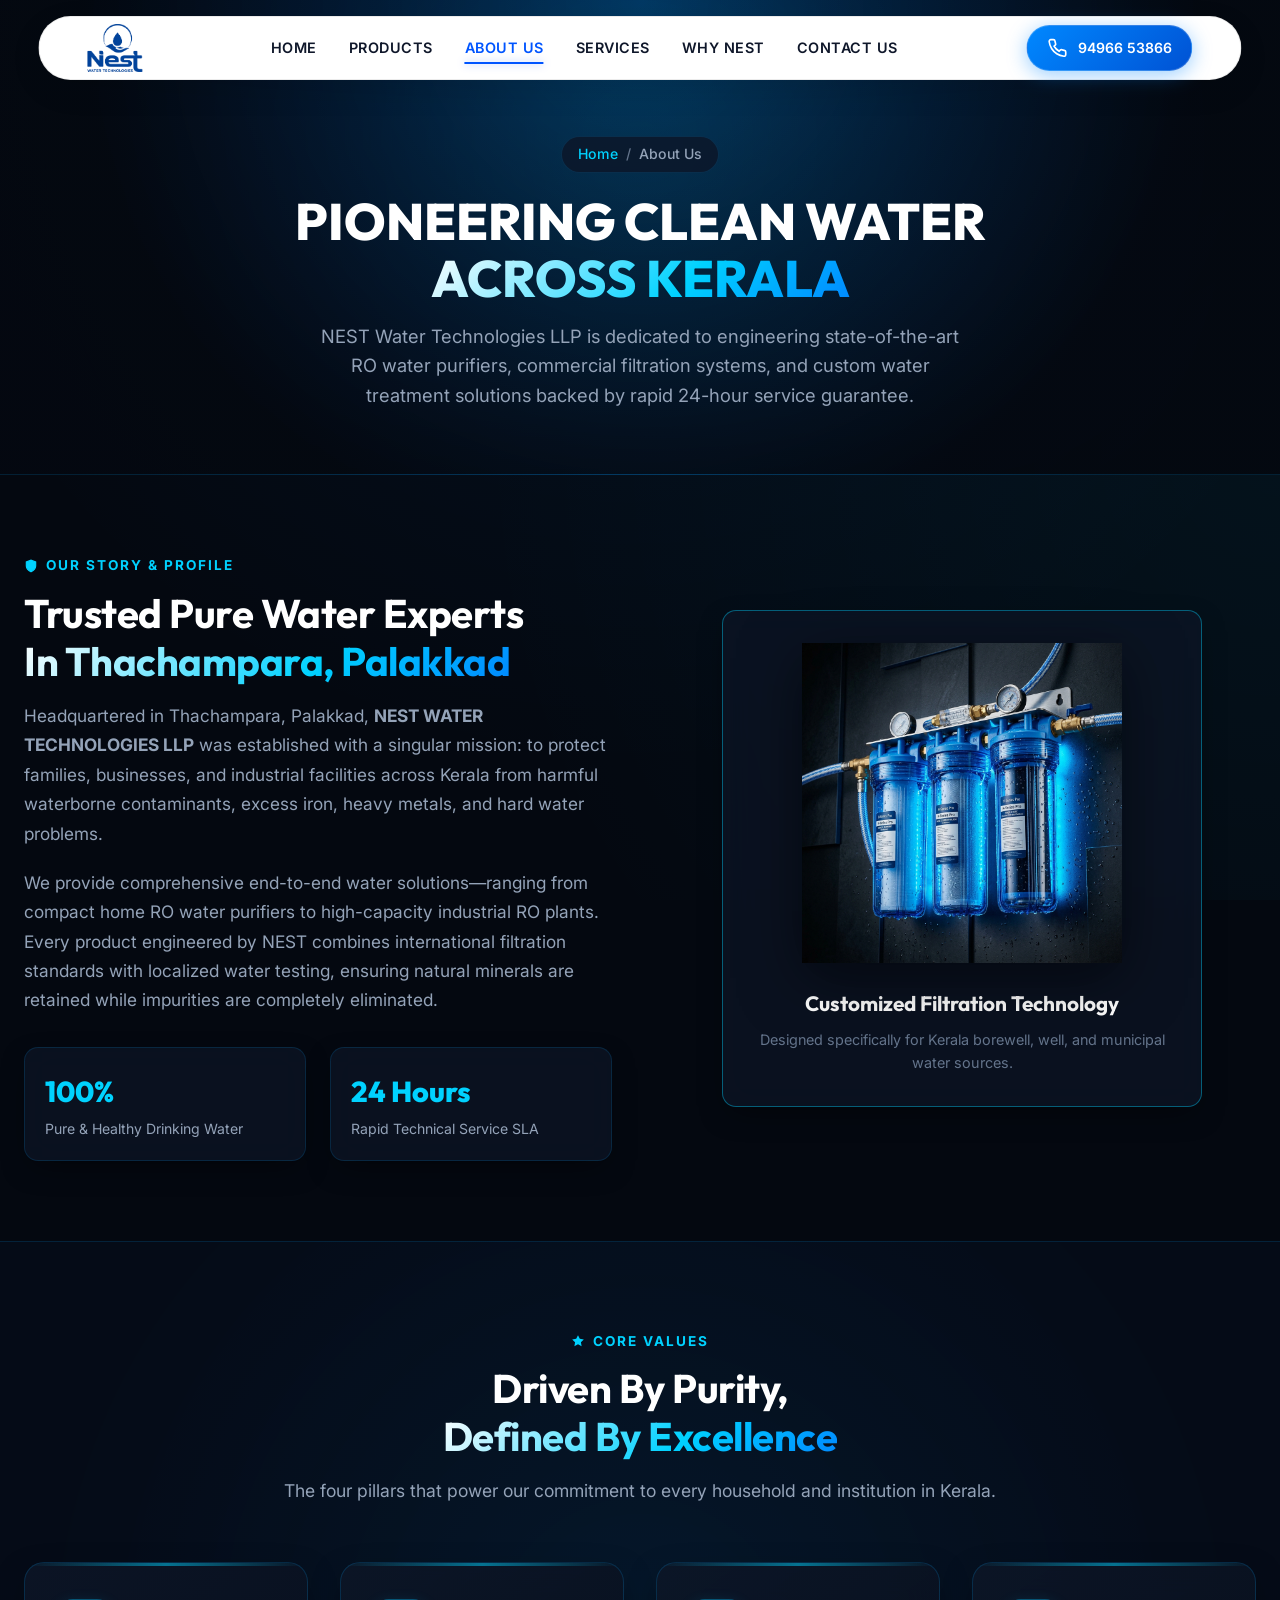
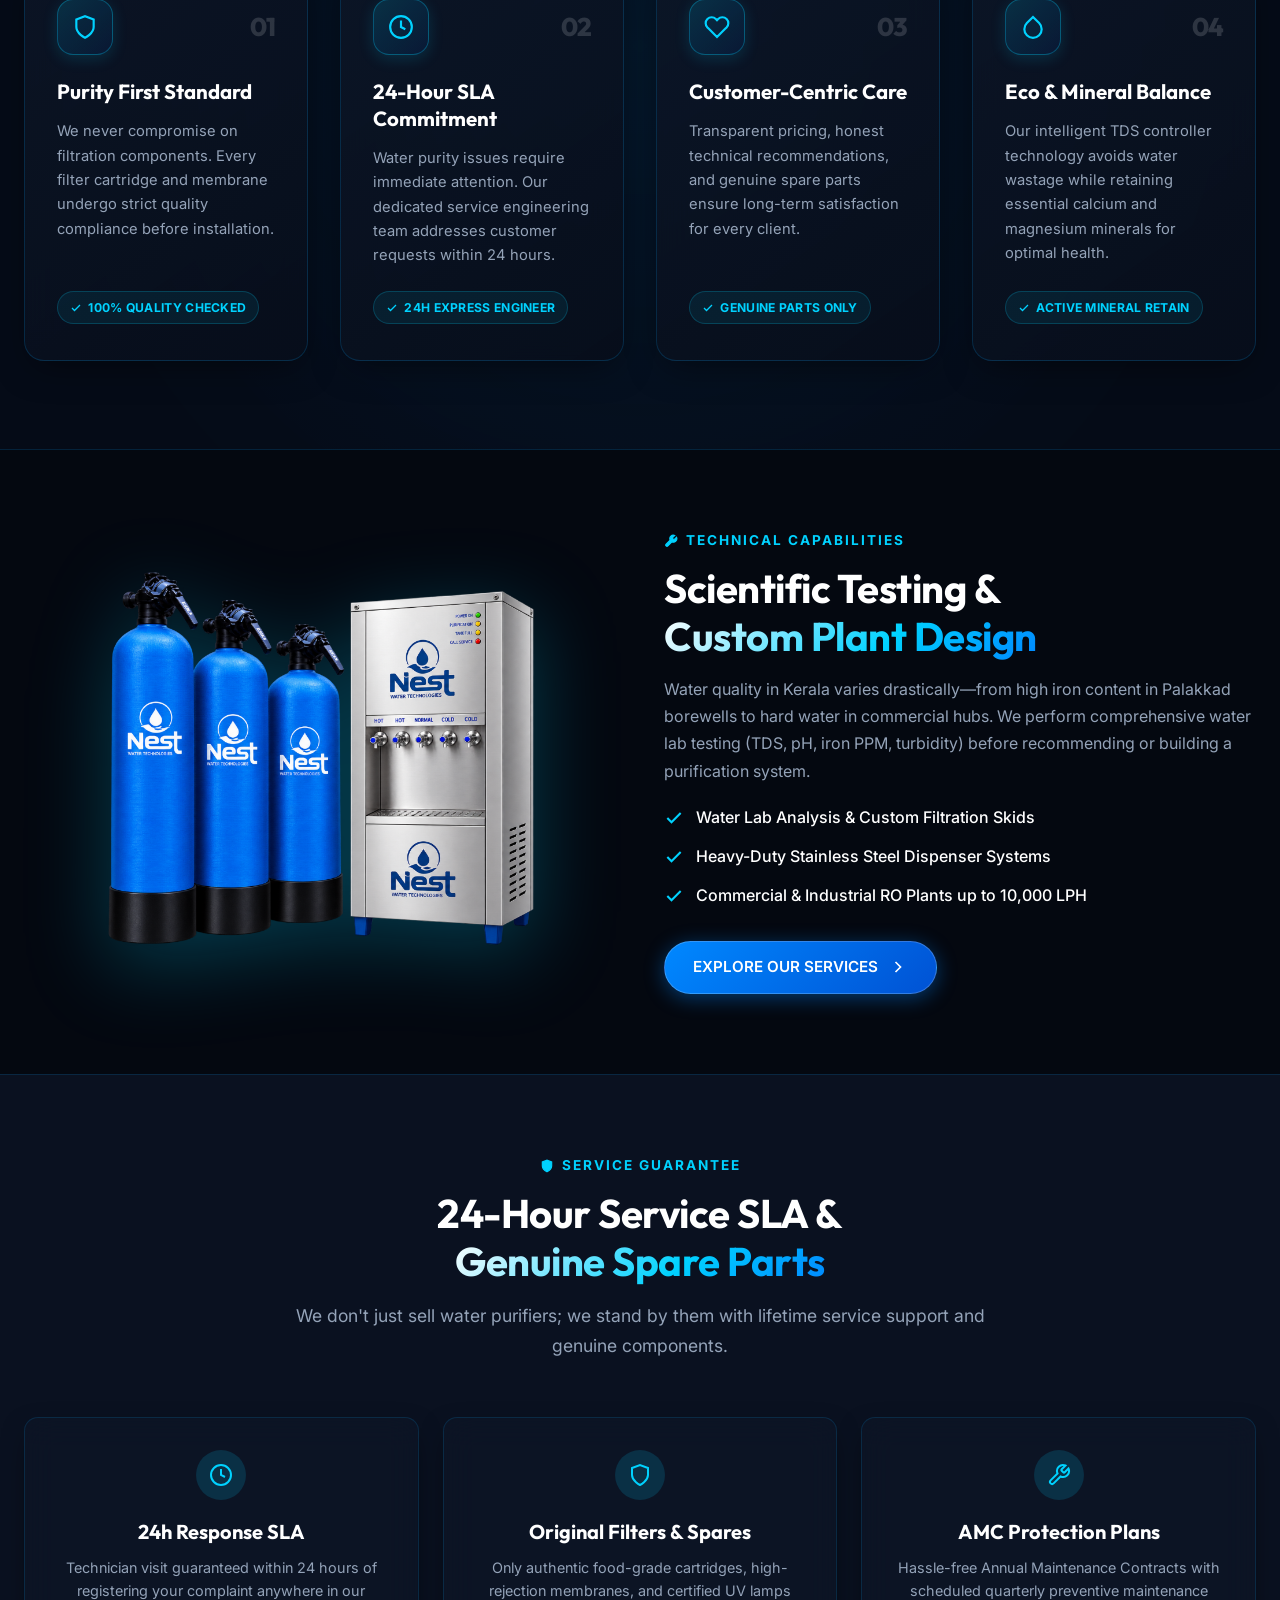
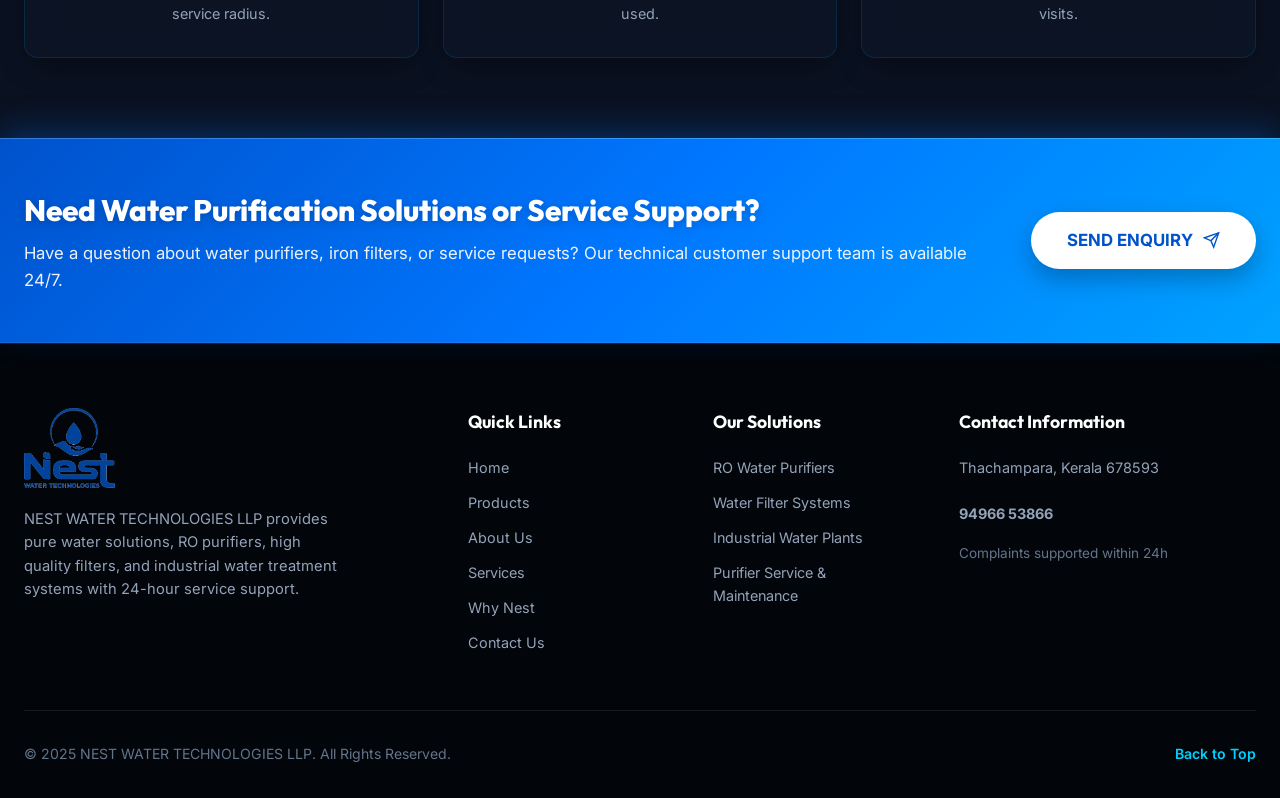
<file: about.html>
<!DOCTYPE html>
<html lang="en">
<head>
  <meta charset="UTF-8">
  <meta name="viewport" content="width=device-width, initial-scale=1.0">
  <meta stroke="theme-color" content="#040810">
  
  <!-- Primary SEO Meta Tags -->
  <title>About Us | NEST Water Technologies LLP Kerala</title>
  <meta name="title" content="About Us | NEST Water Technologies LLP Kerala">
  <meta name="description" content="Learn about NEST Water Technologies LLP, Palakkad Kerala's premier provider of RO water purifiers, commercial filtration, and 24-hour express service support.">
  <meta name="keywords" content="about NEST Water Technologies, water purifier company Kerala, water filter manufacturer Palakkad, RO purifier company Thachampara">
  <meta name="robots" content="index, follow">
  <link rel="canonical" href="https://nestwater.in/about.html">

  <!-- Open Graph -->
  <meta property="og:type" content="website">
  <meta property="og:url" content="https://nestwater.in/about.html">
  <meta property="og:title" content="About Us | NEST Water Technologies LLP Kerala">
  <meta property="og:description" content="Dedicated to delivering 100% pure, healthy water with reliable 24-hour service support across Kerala.">
  <meta property="og:image" content="assets/hero-purifier.png">

  <!-- Favicon & Fonts -->
  <link rel="icon" type="image/svg+xml" href="assets/favicon.svg">
  <link rel="preconnect" href="https://fonts.googleapis.com">
  <link rel="preconnect" href="https://fonts.gstatic.com" crossorigin>
  <link href="https://fonts.googleapis.com/css2?family=Inter:wght@400;500;600;700&family=Outfit:wght@600;700;800&display=swap" rel="stylesheet">
  <link rel="stylesheet" href="styles.css">
</head>
<body>

  <!-- Sticky Header Nav -->
  <header class="site-header" id="siteHeader">
    <div class="container header-container">
      <a href="index.html" class="brand-logo" aria-label="NEST Water Technologies Homepage">
        <img src="assets/logo-exact.png" alt="NEST Water Technologies Logo" width="260" height="75">
      </a>
      <nav class="desktop-nav" aria-label="Main Navigation">
        <ul class="nav-menu">
          <li><a href="index.html" class="nav-link">HOME</a></li>
          <li><a href="products.html" class="nav-link">PRODUCTS</a></li>
          <li><a href="about.html" class="nav-link active">ABOUT US</a></li>
          <li><a href="services.html" class="nav-link">SERVICES</a></li>
          <li><a href="why-nest.html" class="nav-link">WHY NEST</a></li>
          <li><a href="contact.html" class="nav-link">CONTACT US</a></li>
        </ul>
      </nav>
      <div class="header-actions">
        <a href="tel:9496653866" class="btn btn-primary phone-cta-btn">
          <svg class="btn-icon" viewBox="0 0 24 24" fill="none" stroke="currentColor" stroke-width="2"><path d="M22 16.92v3a2 2 0 0 1-2.18 2 19.79 19.79 0 0 1-8.63-3.07 19.5 19.5 0 0 1-6-6 19.79 19.79 0 0 1-3.07-8.67A2 2 0 0 1 4.11 2h3a2 2 0 0 1 2 1.72 12.84 12.84 0 0 0 .7 2.81 2 2 0 0 1-.45 2.11L8.09 9.91a16 16 0 0 0 6 6l1.27-1.27a2 2 0 0 1 2.11-.45 12.84 12.84 0 0 0 2.81.7A2 2 0 0 1 22 16.92z"/></svg>
          <span>94966 53866</span>
        </a>
      </div>
      <button class="mobile-toggle" id="mobileToggle" aria-label="Toggle Menu" aria-expanded="false">
        <span></span><span></span><span></span>
      </button>
    </div>
  </header>

  <!-- Mobile Drawer -->
  <div class="mobile-nav-overlay" id="mobileNavOverlay" aria-hidden="true">
    <ul class="mobile-nav-links">
      <li><a href="index.html" class="mobile-nav-link">Home</a></li>
      <li><a href="products.html" class="mobile-nav-link">Products</a></li>
      <li><a href="about.html" class="mobile-nav-link active">About Us</a></li>
      <li><a href="services.html" class="mobile-nav-link">Services</a></li>
      <li><a href="why-nest.html" class="mobile-nav-link">Why Nest</a></li>
      <li><a href="contact.html" class="mobile-nav-link">Contact Us</a></li>
    </ul>
  </div>

  <main>
    <!-- Page Header Banner -->
    <section class="page-header-banner">
      <div class="hero-aura-glow"></div>
      <div class="container">
        <div class="breadcrumb">
          <a href="index.html">Home</a>
          <span class="breadcrumb-sep">/</span>
          <span>About Us</span>
        </div>
        <h1 class="page-banner-title">Pioneering Clean Water <br><span class="glow-text">Across Kerala</span></h1>
        <p class="page-banner-sub">
          NEST Water Technologies LLP is dedicated to engineering state-of-the-art RO water purifiers, commercial filtration systems, and custom water treatment solutions backed by rapid 24-hour service guarantee.
        </p>
      </div>
    </section>

    <!-- Section 1: Company Profile & Story -->
    <section class="about-section" style="padding: 5rem 0;">
      <div class="container">
        <div class="about-grid">
          <div class="about-content">
            <div class="eyebrow">
              <svg viewBox="0 0 24 24" fill="none" stroke="currentColor" stroke-width="2"><path d="M12 22s8-4 8-10V5l-8-3-8 3v7c0 6 8 10 8 10z"/></svg>
              <span>OUR STORY & PROFILE</span>
            </div>
            <h2 class="section-title">Trusted Pure Water Experts<br><span class="glow-text">In Thachampara, Palakkad</span></h2>
            <p style="color: var(--text-secondary); line-height: 1.7; margin-bottom: 1.25rem;">
              Headquartered in Thachampara, Palakkad, <strong>NEST WATER TECHNOLOGIES LLP</strong> was established with a singular mission: to protect families, businesses, and industrial facilities across Kerala from harmful waterborne contaminants, excess iron, heavy metals, and hard water problems.
            </p>
            <p style="color: var(--text-secondary); line-height: 1.7; margin-bottom: 1.5rem;">
              We provide comprehensive end-to-end water solutions—ranging from compact home RO water purifiers to high-capacity industrial RO plants. Every product engineered by NEST combines international filtration standards with localized water testing, ensuring natural minerals are retained while impurities are completely eliminated.
            </p>
            <div style="display: grid; grid-template-columns: repeat(2, 1fr); gap: 1.5rem; margin-top: 2rem;">
              <div class="glass-card" style="padding: 1.25rem;">
                <div style="font-family: var(--font-heading); font-size: 1.8rem; font-weight: 800; color: var(--accent-cyan);">100%</div>
                <div style="font-size: 0.88rem; color: var(--text-secondary); margin-top: 0.25rem;">Pure & Healthy Drinking Water</div>
              </div>
              <div class="glass-card" style="padding: 1.25rem;">
                <div style="font-family: var(--font-heading); font-size: 1.8rem; font-weight: 800; color: var(--accent-cyan);">24 Hours</div>
                <div style="font-size: 0.88rem; color: var(--text-secondary); margin-top: 0.25rem;">Rapid Technical Service SLA</div>
              </div>
            </div>
          </div>
          <div style="display: flex; justify-content: center; align-items: center;">
            <div class="glass-card" style="padding: 2rem; border-color: var(--border-color-glow); text-align: center; max-width: 480px;">
              <img src="assets/water-filter.png" alt="NEST Water Treatment Equipment" style="width: 100%; max-height: 320px; object-fit: contain; filter: drop-shadow(0 15px 30px rgba(0,0,0,0.5)); margin-bottom: 1.5rem;">
              <h3 style="font-family: var(--font-heading); font-size: 1.3rem; color: #fff; margin-bottom: 0.5rem;">Customized Filtration Technology</h3>
              <p style="font-size: 0.9rem; color: var(--text-muted); line-height: 1.6;">Designed specifically for Kerala borewell, well, and municipal water sources.</p>
            </div>
          </div>
        </div>
      </div>
    </section>

    <!-- Section 2: Core Values & Pillars -->
    <section style="padding: 5.5rem 0; background: radial-gradient(circle at 50% 50%, rgba(0, 136, 255, 0.06) 0%, transparent 70%), rgba(7, 14, 27, 0.7); border-top: 1px solid var(--border-color); border-bottom: 1px solid var(--border-color); position: relative; overflow: hidden;">
      <div class="hero-aura-glow" style="opacity: 0.4;"></div>
      <div class="container" style="position: relative; z-index: 2;">
        <div class="section-header center">
          <div class="eyebrow">
            <svg viewBox="0 0 24 24"><polygon points="12 2 15.09 8.26 22 9.27 17 14.14 18.18 21.02 12 17.77 5.82 21.02 7 14.14 2 9.27 8.91 8.26 12 2"/></svg>
            <span>CORE VALUES</span>
          </div>
          <h2 class="section-title">Driven By Purity,<br><span class="glow-text">Defined By Excellence</span></h2>
          <p class="section-subtitle">The four pillars that power our commitment to every household and institution in Kerala.</p>
        </div>

        <div class="core-values-grid">
          <!-- Pillar 1 -->
          <div class="glass-card value-card">
            <div class="value-card-header">
              <div class="value-icon-box">
                <svg viewBox="0 0 24 24" fill="none" stroke="currentColor" stroke-width="2">
                  <path d="M12 22s8-4 8-10V5l-8-3-8 3v7c0 6 8 10 8 10z"/>
                </svg>
              </div>
              <span class="value-pillar-num">01</span>
            </div>
            <div class="value-content">
              <h3 class="value-title">Purity First Standard</h3>
              <p class="value-desc">We never compromise on filtration components. Every filter cartridge and membrane undergo strict quality compliance before installation.</p>
            </div>
            <div>
              <span class="value-tag">
                <svg viewBox="0 0 24 24" fill="none" stroke="currentColor" stroke-width="2.5"><polyline points="20 6 9 17 4 12"/></svg>
                100% Quality Checked
              </span>
            </div>
          </div>

          <!-- Pillar 2 -->
          <div class="glass-card value-card">
            <div class="value-card-header">
              <div class="value-icon-box">
                <svg viewBox="0 0 24 24" fill="none" stroke="currentColor" stroke-width="2">
                  <circle cx="12" cy="12" r="10"/>
                  <polyline points="12 6 12 12 16 14"/>
                </svg>
              </div>
              <span class="value-pillar-num">02</span>
            </div>
            <div class="value-content">
              <h3 class="value-title">24-Hour SLA Commitment</h3>
              <p class="value-desc">Water purity issues require immediate attention. Our dedicated service engineering team addresses customer requests within 24 hours.</p>
            </div>
            <div>
              <span class="value-tag">
                <svg viewBox="0 0 24 24" fill="none" stroke="currentColor" stroke-width="2.5"><polyline points="20 6 9 17 4 12"/></svg>
                24h Express Engineer
              </span>
            </div>
          </div>

          <!-- Pillar 3 -->
          <div class="glass-card value-card">
            <div class="value-card-header">
              <div class="value-icon-box">
                <svg viewBox="0 0 24 24" fill="none" stroke="currentColor" stroke-width="2">
                  <path d="M20.84 4.61a5.5 5.5 0 0 0-7.78 0L12 5.67l-1.06-1.06a5.5 5.5 0 0 0-7.78 7.78l1.06 1.06L12 21.23l7.78-7.78 1.06-1.06a5.5 5.5 0 0 0 0-7.78z"/>
                </svg>
              </div>
              <span class="value-pillar-num">03</span>
            </div>
            <div class="value-content">
              <h3 class="value-title">Customer-Centric Care</h3>
              <p class="value-desc">Transparent pricing, honest technical recommendations, and genuine spare parts ensure long-term satisfaction for every client.</p>
            </div>
            <div>
              <span class="value-tag">
                <svg viewBox="0 0 24 24" fill="none" stroke="currentColor" stroke-width="2.5"><polyline points="20 6 9 17 4 12"/></svg>
                Genuine Parts Only
              </span>
            </div>
          </div>

          <!-- Pillar 4 -->
          <div class="glass-card value-card">
            <div class="value-card-header">
              <div class="value-icon-box">
                <svg viewBox="0 0 24 24" fill="none" stroke="currentColor" stroke-width="2">
                  <path d="M12 2.69l5.66 5.66a8 8 0 1 1-11.31 0z"/>
                </svg>
              </div>
              <span class="value-pillar-num">04</span>
            </div>
            <div class="value-content">
              <h3 class="value-title">Eco & Mineral Balance</h3>
              <p class="value-desc">Our intelligent TDS controller technology avoids water wastage while retaining essential calcium and magnesium minerals for optimal health.</p>
            </div>
            <div>
              <span class="value-tag">
                <svg viewBox="0 0 24 24" fill="none" stroke="currentColor" stroke-width="2.5"><polyline points="20 6 9 17 4 12"/></svg>
                Active Mineral Retain
              </span>
            </div>
          </div>
        </div>
      </div>
    </section>

    <!-- Section 3: Engineering Expertise & Testing -->
    <section style="padding: 5rem 0;">
      <div class="container">
        <div class="hero-grid" style="grid-template-columns: 1fr 1fr;">
          <div style="position: relative;">
            <img src="assets/hero-purifier-clean.png" alt="NEST Technical Equipment" style="width: 100%; max-height: 480px; object-fit: contain; filter: drop-shadow(0 20px 40px rgba(0,210,255,0.25));">
          </div>
          <div>
            <div class="eyebrow">
              <svg viewBox="0 0 24 24" fill="none" stroke="currentColor" stroke-width="2"><path d="M14.7 6.3a1 1 0 0 0 0 1.4l1.6 1.6a1 1 0 0 0 1.4 0l3.77-3.77a6 6 0 0 1-7.94 7.94l-6.91 6.91a2.12 2.12 0 0 1-3-3l6.91-6.91a6 6 0 0 1 7.94-7.94l-3.76 3.76z"/></svg>
              <span>TECHNICAL CAPABILITIES</span>
            </div>
            <h2 class="section-title">Scientific Testing &<br><span class="glow-text">Custom Plant Design</span></h2>
            <p style="color: var(--text-secondary); line-height: 1.7; margin-bottom: 1.25rem;">
              Water quality in Kerala varies drastically—from high iron content in Palakkad borewells to hard water in commercial hubs. We perform comprehensive water lab testing (TDS, pH, iron PPM, turbidity) before recommending or building a purification system.
            </p>
            <ul style="list-style: none; display: flex; flex-direction: column; gap: 0.85rem; margin-bottom: 2rem;">
              <li style="display: flex; align-items: center; gap: 0.75rem; color: #fff; font-weight: 500;">
                <svg width="20" height="20" viewBox="0 0 24 24" fill="none" stroke="#00D2FF" stroke-width="2.5"><polyline points="20 6 9 17 4 12"></polyline></svg>
                <span>Water Lab Analysis & Custom Filtration Skids</span>
              </li>
              <li style="display: flex; align-items: center; gap: 0.75rem; color: #fff; font-weight: 500;">
                <svg width="20" height="20" viewBox="0 0 24 24" fill="none" stroke="#00D2FF" stroke-width="2.5"><polyline points="20 6 9 17 4 12"></polyline></svg>
                <span>Heavy-Duty Stainless Steel Dispenser Systems</span>
              </li>
              <li style="display: flex; align-items: center; gap: 0.75rem; color: #fff; font-weight: 500;">
                <svg width="20" height="20" viewBox="0 0 24 24" fill="none" stroke="#00D2FF" stroke-width="2.5"><polyline points="20 6 9 17 4 12"></polyline></svg>
                <span>Commercial & Industrial RO Plants up to 10,000 LPH</span>
              </li>
            </ul>
            <a href="services.html" class="btn btn-primary">
              <span>EXPLORE OUR SERVICES</span>
              <svg class="btn-icon" viewBox="0 0 24 24" fill="none" stroke="currentColor" stroke-width="2"><polyline points="9 18 15 12 9 6"></polyline></svg>
            </a>
          </div>
        </div>
      </div>
    </section>

    <!-- Section 4: Quality SLA & Support Guarantee -->
    <section style="padding: 5rem 0; background: rgba(13, 22, 39, 0.7); border-top: 1px solid var(--border-color);">
      <div class="container">
        <div class="section-header center">
          <div class="eyebrow">
            <svg viewBox="0 0 24 24" fill="none" stroke="currentColor" stroke-width="2"><path d="M12 22s8-4 8-10V5l-8-3-8 3v7c0 6 8 10 8 10z"/></svg>
            <span>SERVICE GUARANTEE</span>
          </div>
          <h2 class="section-title">24-Hour Service SLA &<br><span class="glow-text">Genuine Spare Parts</span></h2>
          <p class="section-subtitle">We don't just sell water purifiers; we stand by them with lifetime service support and genuine components.</p>
        </div>

        <div style="display: grid; grid-template-columns: repeat(3, 1fr); gap: 1.5rem; margin-top: 3rem;">
          <div class="glass-card" style="padding: 2rem; text-align: center;">
            <div style="width: 50px; height: 50px; border-radius: 50%; background: rgba(0,210,255,0.15); display: inline-flex; align-items: center; justify-content: center; margin-bottom: 1rem; color: var(--accent-cyan);">
              <svg width="24" height="24" viewBox="0 0 24 24" fill="none" stroke="currentColor" stroke-width="2"><circle cx="12" cy="12" r="10"/><polyline points="12 6 12 12 16 14"/></svg>
            </div>
            <h3 style="font-family: var(--font-heading); font-size: 1.25rem; color: #fff; margin-bottom: 0.5rem;">24h Response SLA</h3>
            <p style="font-size: 0.9rem; color: var(--text-secondary); line-height: 1.6;">Technician visit guaranteed within 24 hours of registering your complaint anywhere in our service radius.</p>
          </div>

          <div class="glass-card" style="padding: 2rem; text-align: center;">
            <div style="width: 50px; height: 50px; border-radius: 50%; background: rgba(0,210,255,0.15); display: inline-flex; align-items: center; justify-content: center; margin-bottom: 1rem; color: var(--accent-cyan);">
              <svg width="24" height="24" viewBox="0 0 24 24" fill="none" stroke="currentColor" stroke-width="2"><path d="M12 22s8-4 8-10V5l-8-3-8 3v7c0 6 8 10 8 10z"/></svg>
            </div>
            <h3 style="font-family: var(--font-heading); font-size: 1.25rem; color: #fff; margin-bottom: 0.5rem;">Original Filters & Spares</h3>
            <p style="font-size: 0.9rem; color: var(--text-secondary); line-height: 1.6;">Only authentic food-grade cartridges, high-rejection membranes, and certified UV lamps used.</p>
          </div>

          <div class="glass-card" style="padding: 2rem; text-align: center;">
            <div style="width: 50px; height: 50px; border-radius: 50%; background: rgba(0,210,255,0.15); display: inline-flex; align-items: center; justify-content: center; margin-bottom: 1rem; color: var(--accent-cyan);">
              <svg width="24" height="24" viewBox="0 0 24 24" fill="none" stroke="currentColor" stroke-width="2"><path d="M14.7 6.3a1 1 0 0 0 0 1.4l1.6 1.6a1 1 0 0 0 1.4 0l3.77-3.77a6 6 0 0 1-7.94 7.94l-6.91 6.91a2.12 2.12 0 0 1-3-3l6.91-6.91a6 6 0 0 1 7.94-7.94l-3.76 3.76z"/></svg>
            </div>
            <h3 style="font-family: var(--font-heading); font-size: 1.25rem; color: #fff; margin-bottom: 0.5rem;">AMC Protection Plans</h3>
            <p style="font-size: 0.9rem; color: var(--text-secondary); line-height: 1.6;">Hassle-free Annual Maintenance Contracts with scheduled quarterly preventive maintenance visits.</p>
          </div>
        </div>
      </div>
    </section>

    <!-- Full-Width Blue Bar CTA Banner (Above Footer) -->
    <section class="enquiry-cta-bar">
      <div class="container">
        <div class="cta-bar-content">
          <div class="cta-bar-text">
            <h3 class="cta-bar-title">Need Water Purification Solutions or Service Support?</h3>
            <p class="cta-bar-sub">Have a question about water purifiers, iron filters, or service requests? Our technical customer support team is available 24/7.</p>
          </div>
          <div class="cta-bar-action">
            <a href="contact.html" class="btn btn-light cta-send-enquiry-btn" id="aboutFooterEnquiryBtn">
              <span>SEND ENQUIRY</span>
              <svg class="btn-icon" viewBox="0 0 24 24" fill="none" stroke="currentColor" stroke-width="2">
                <line x1="22" y1="2" x2="11" y2="13"></line>
                <polygon points="22 2 15 22 11 13 2 9 22 2"></polygon>
              </svg>
            </a>
          </div>
        </div>
      </div>
    </section>
  </main>

  <!-- Footer -->
  <footer class="site-footer">
    <div class="container">
      <div class="footer-grid">
        <div class="footer-brand">
          <img src="assets/logo-exact.png" alt="NEST Water Technologies Logo" width="260" height="75" loading="lazy">
          <p>NEST WATER TECHNOLOGIES LLP provides pure water solutions, RO purifiers, high quality filters, and industrial water treatment systems with 24-hour service support.</p>
        </div>
        <div>
          <h4 class="footer-title">Quick Links</h4>
          <div class="footer-links">
            <a href="index.html">Home</a>
            <a href="products.html">Products</a>
            <a href="about.html">About Us</a>
            <a href="services.html">Services</a>
            <a href="why-nest.html">Why Nest</a>
            <a href="contact.html">Contact Us</a>
          </div>
        </div>
        <div>
          <h4 class="footer-title">Our Solutions</h4>
          <div class="footer-links">
            <a href="products.html">RO Water Purifiers</a>
            <a href="products.html">Water Filter Systems</a>
            <a href="products.html">Industrial Water Plants</a>
            <a href="services.html">Purifier Service & Maintenance</a>
          </div>
        </div>
        <div>
          <h4 class="footer-title">Contact Information</h4>
          <div class="footer-links">
            <p style="color: var(--text-secondary); font-size: 0.9rem;">Thachampara, Kerala 678593</p>
            <p style="font-size: 1.1rem; font-weight: 700; color: var(--accent-cyan); margin-top: 0.5rem;">
              <a href="tel:9496653866">94966 53866</a>
            </p>
            <p style="font-size: 0.85rem; color: var(--text-muted); margin-top: 0.25rem;">Complaints supported within 24h</p>
          </div>
        </div>
      </div>
      <div class="footer-bottom">
        <div>© 2025 NEST WATER TECHNOLOGIES LLP. All Rights Reserved.</div>
        <a href="#siteHeader" class="back-to-top" id="backToTop"><span>Back to Top</span></a>
      </div>
    </div>
  </footer>

  <script src="js/main.js"></script>
</body>
</html>
</file>
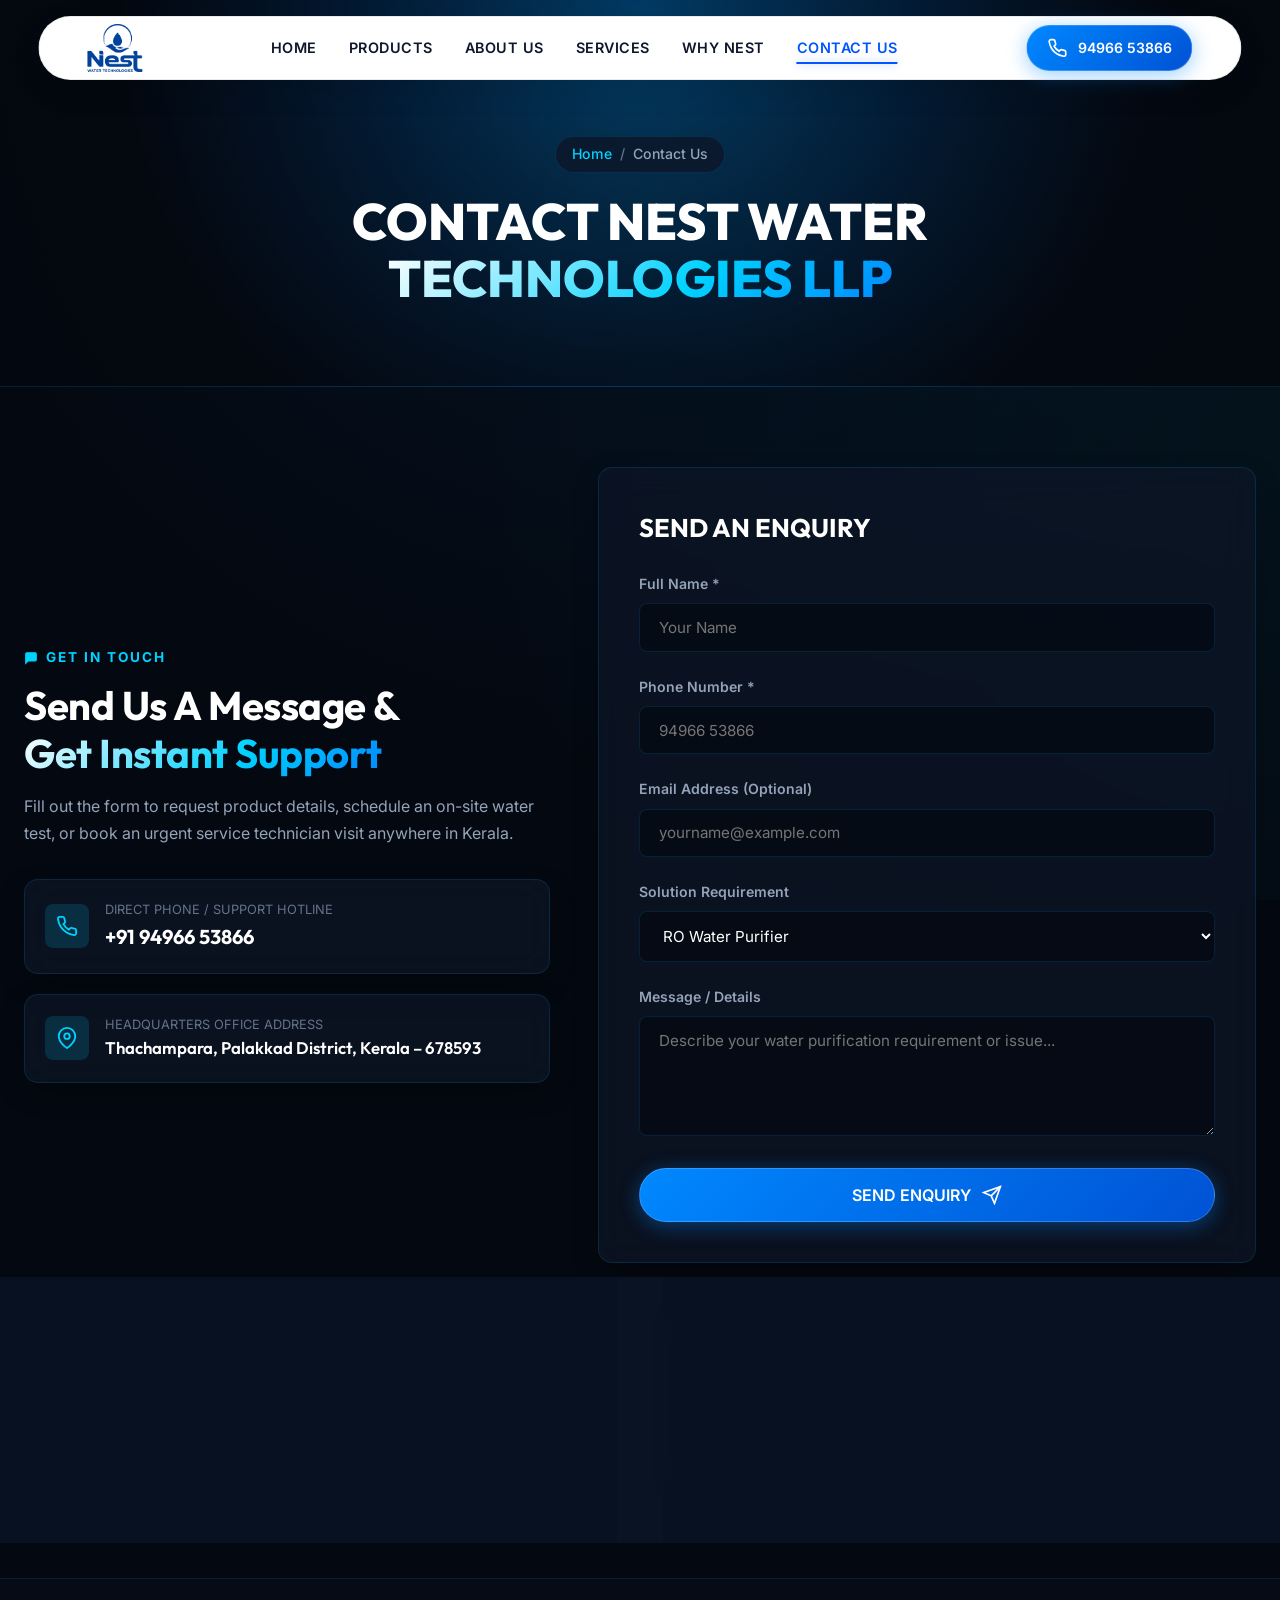
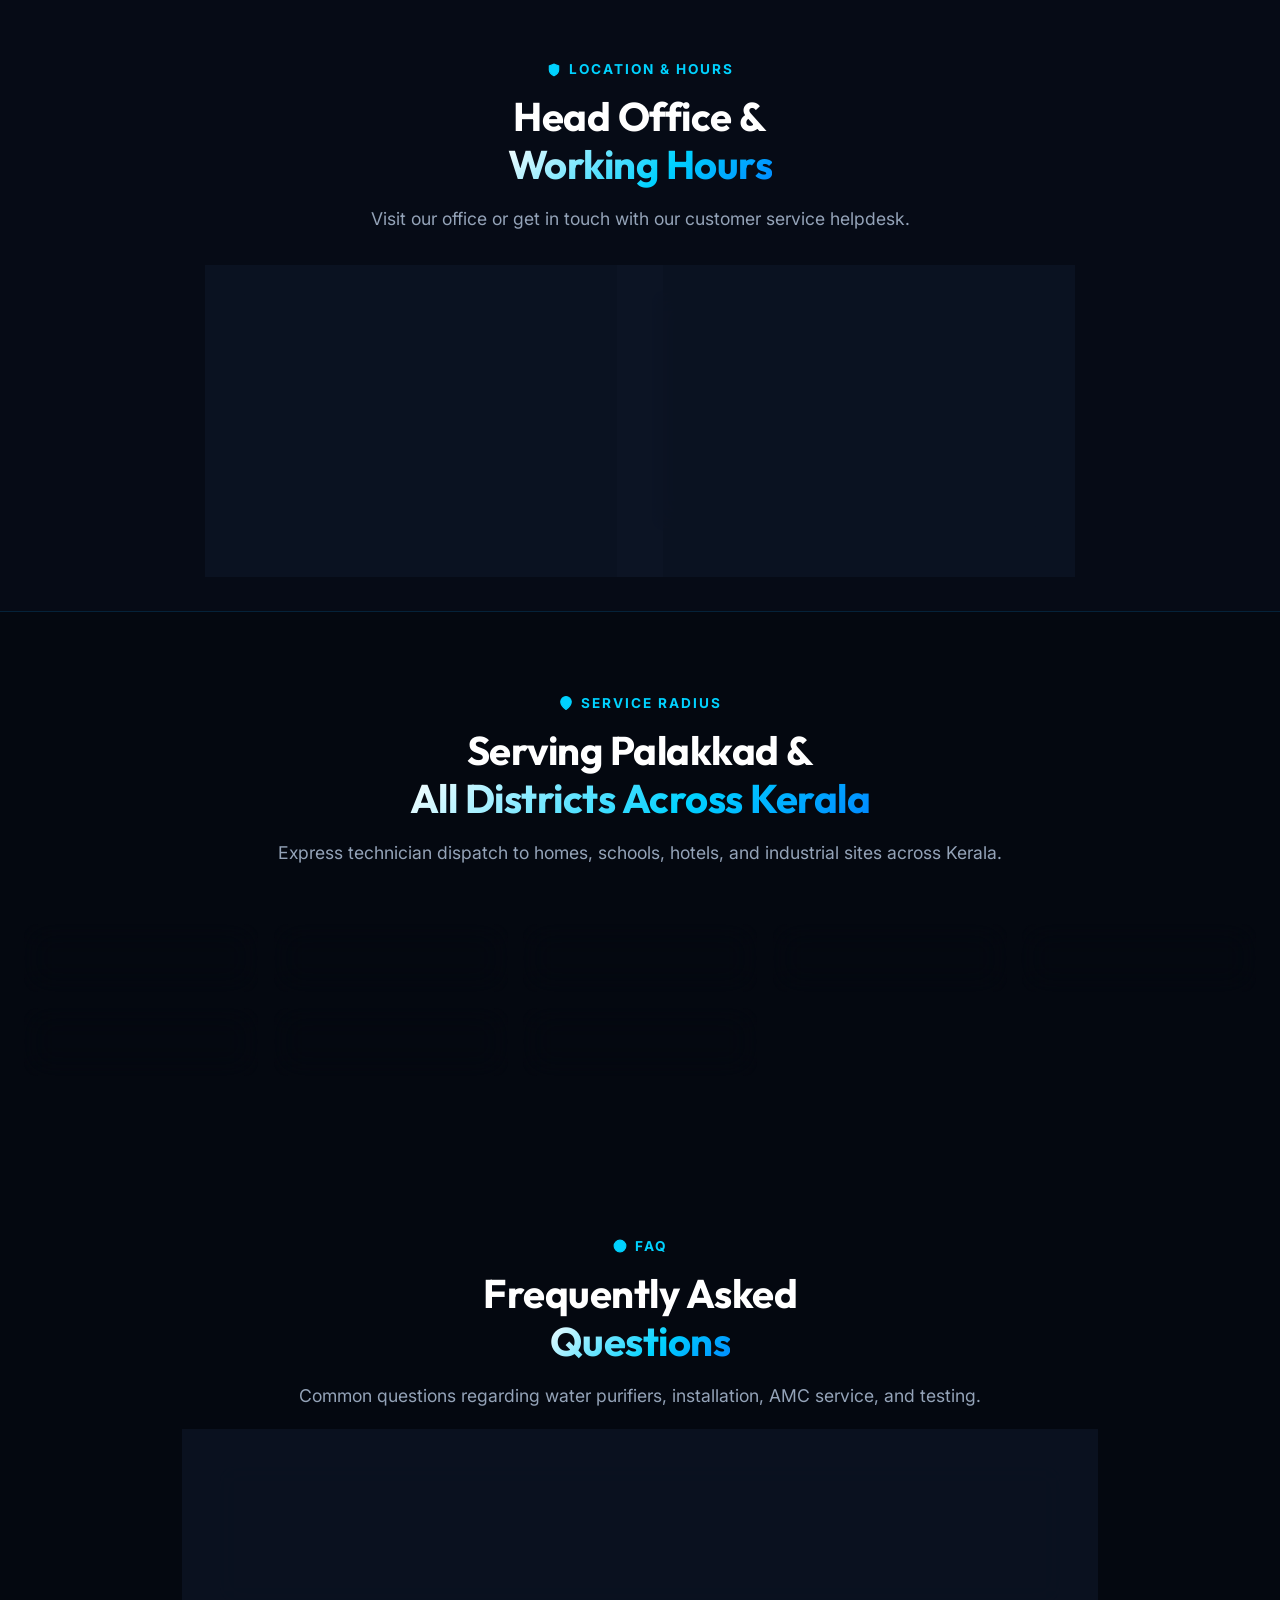
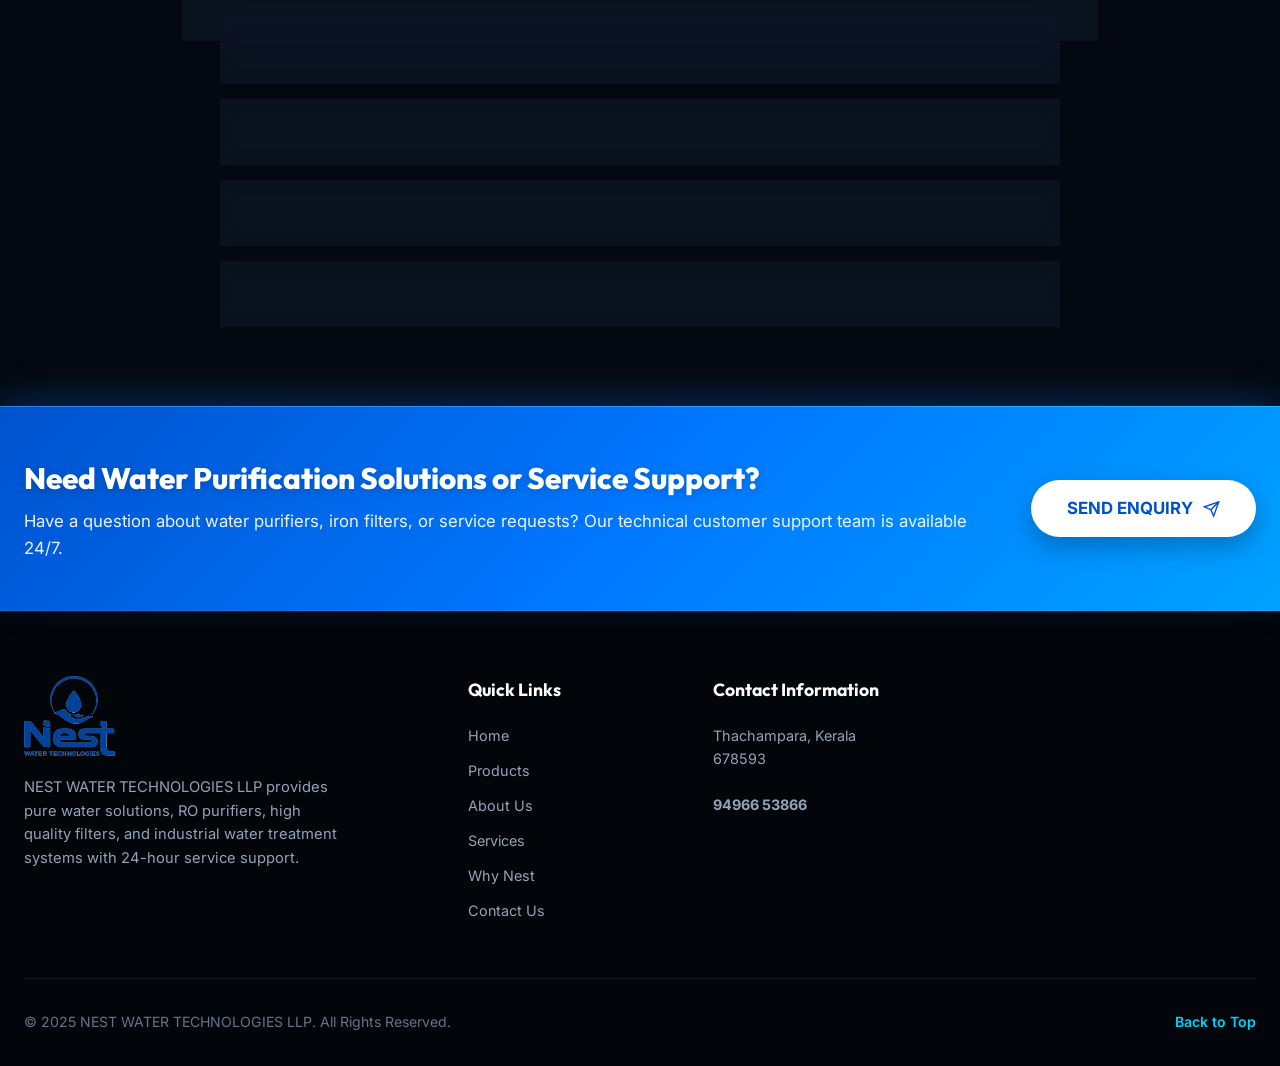
<file: contact.html>
<!DOCTYPE html>
<html lang="en">
<head>
  <meta charset="UTF-8">
  <meta name="viewport" content="width=device-width, initial-scale=1.0">
  <meta stroke="theme-color" content="#040810">
  
  <title>Contact Us | NEST Water Technologies LLP Palakkad Kerala</title>
  <meta name="title" content="Contact Us | NEST Water Technologies LLP Palakkad Kerala">
  <meta name="description" content="Get in touch with NEST Water Technologies LLP in Thachampara, Palakkad Kerala. Phone: 94966 53866. Fast 24-hour service response for RO water purifiers & filters.">
  <meta name="keywords" content="contact NEST Water Technologies, water purifier service phone Palakkad, water filter office Thachampara, NEST water customer care">
  <meta name="robots" content="index, follow">
  <link rel="canonical" href="https://nestwater.in/contact.html">

  <meta property="og:type" content="website">
  <meta property="og:url" content="https://nestwater.in/contact.html">
  <meta property="og:title" content="Contact Us | NEST Water Technologies LLP Palakkad Kerala">
  <meta property="og:description" content="Contact NEST Water Technologies for water testing, RO purifier installation, repair, and AMC services in Kerala.">
  <meta property="og:image" content="assets/hero-purifier.png">

  <link rel="icon" type="image/svg+xml" href="assets/favicon.svg">
  <link rel="preconnect" href="https://fonts.googleapis.com">
  <link rel="preconnect" href="https://fonts.gstatic.com" crossorigin>
  <link href="https://fonts.googleapis.com/css2?family=Inter:wght@400;500;600;700&family=Outfit:wght@600;700;800&display=swap" rel="stylesheet">
  <link rel="stylesheet" href="styles.css">
</head>
<body>

  <!-- Header Nav -->
  <header class="site-header" id="siteHeader">
    <div class="container header-container">
      <a href="index.html" class="brand-logo" aria-label="NEST Water Technologies Homepage">
        <img src="assets/logo-exact.png" alt="NEST Water Technologies Logo" width="260" height="75">
      </a>
      <nav class="desktop-nav" aria-label="Main Navigation">
        <ul class="nav-menu">
          <li><a href="index.html" class="nav-link">HOME</a></li>
          <li><a href="products.html" class="nav-link">PRODUCTS</a></li>
          <li><a href="about.html" class="nav-link">ABOUT US</a></li>
          <li><a href="services.html" class="nav-link">SERVICES</a></li>
          <li><a href="why-nest.html" class="nav-link">WHY NEST</a></li>
          <li><a href="contact.html" class="nav-link active">CONTACT US</a></li>
        </ul>
      </nav>
      <div class="header-actions">
        <a href="tel:9496653866" class="btn btn-primary phone-cta-btn">
          <svg class="btn-icon" viewBox="0 0 24 24" fill="none" stroke="currentColor" stroke-width="2"><path d="M22 16.92v3a2 2 0 0 1-2.18 2 19.79 19.79 0 0 1-8.63-3.07 19.5 19.5 0 0 1-6-6 19.79 19.79 0 0 1-3.07-8.67A2 2 0 0 1 4.11 2h3a2 2 0 0 1 2 1.72 12.84 12.84 0 0 0 .7 2.81 2 2 0 0 1-.45 2.11L8.09 9.91a16 16 0 0 0 6 6l1.27-1.27a2 2 0 0 1 2.11-.45 12.84 12.84 0 0 0 2.81.7A2 2 0 0 1 22 16.92z"/></svg>
          <span>94966 53866</span>
        </a>
      </div>
      <button class="mobile-toggle" id="mobileToggle" aria-label="Toggle Menu" aria-expanded="false">
        <span></span><span></span><span></span>
      </button>
    </div>
  </header>

  <!-- Mobile Drawer -->
  <div class="mobile-nav-overlay" id="mobileNavOverlay" aria-hidden="true">
    <ul class="mobile-nav-links">
      <li><a href="index.html" class="mobile-nav-link">Home</a></li>
      <li><a href="products.html" class="mobile-nav-link">Products</a></li>
      <li><a href="about.html" class="mobile-nav-link">About Us</a></li>
      <li><a href="services.html" class="mobile-nav-link">Services</a></li>
      <li><a href="why-nest.html" class="mobile-nav-link">Why Nest</a></li>
      <li><a href="contact.html" class="mobile-nav-link active">Contact Us</a></li>
    </ul>
  </div>

  <main>
    <!-- Page Header Banner -->
    <section class="page-header-banner">
      <div class="hero-aura-glow"></div>
      <div class="container">
        <div class="breadcrumb">
          <a href="index.html">Home</a>
          <span class="breadcrumb-sep">/</span>
          <span>Contact Us</span>
        </div>
        <h1 class="page-banner-title">Contact NEST Water <br><span class="glow-text">Technologies LLP</span></h1>
      </div>
    </section>

    <!-- Section 1: Interactive Enquiry & Contact Form -->
    <section style="padding: 5rem 0;">
      <div class="container">
        <div class="hero-grid" style="grid-template-columns: 1fr 1.25fr;">
          <div>
            <div class="eyebrow">
              <svg viewBox="0 0 24 24" fill="none" stroke="currentColor" stroke-width="2"><path d="M21 15a2 2 0 0 1-2 2H7l-4 4V5a2 2 0 0 1 2-2h14a2 2 0 0 1 2 2z"/></svg>
              <span>GET IN TOUCH</span>
            </div>
            <h2 class="section-title">Send Us A Message &<br><span class="glow-text">Get Instant Support</span></h2>
            <p style="color: var(--text-secondary); line-height: 1.7; margin-bottom: 2rem;">
              Fill out the form to request product details, schedule an on-site water test, or book an urgent service technician visit anywhere in Kerala.
            </p>

            <div style="display: flex; flex-direction: column; gap: 1.25rem;">
              <div class="glass-card" style="padding: 1.25rem; display: flex; align-items: center; gap: 1rem;">
                <div style="width: 44px; height: 44px; border-radius: var(--radius-sm); background: rgba(0,210,255,0.15); display: flex; align-items: center; justify-content: center; color: var(--accent-cyan); flex-shrink: 0;">
                  <svg width="22" height="22" viewBox="0 0 24 24" fill="none" stroke="currentColor" stroke-width="2"><path d="M22 16.92v3a2 2 0 0 1-2.18 2 19.79 19.79 0 0 1-8.63-3.07 19.5 19.5 0 0 1-6-6 19.79 19.79 0 0 1-3.07-8.67A2 2 0 0 1 4.11 2h3a2 2 0 0 1 2 1.72 12.84 12.84 0 0 0 .7 2.81 2 2 0 0 1-.45 2.11L8.09 9.91a16 16 0 0 0 6 6l1.27-1.27a2 2 0 0 1 2.11-.45 12.84 12.84 0 0 0 2.81.7A2 2 0 0 1 22 16.92z"/></svg>
                </div>
                <div>
                  <div style="font-size: 0.8rem; color: var(--text-muted); text-transform: uppercase;">Direct Phone / Support Hotline</div>
                  <div style="font-family: var(--font-heading); font-size: 1.25rem; font-weight: 700; color: #fff;">
                    <a href="tel:9496653866" style="color: #fff;">+91 94966 53866</a>
                  </div>
                </div>
              </div>

              <div class="glass-card" style="padding: 1.25rem; display: flex; align-items: center; gap: 1rem;">
                <div style="width: 44px; height: 44px; border-radius: var(--radius-sm); background: rgba(0,210,255,0.15); display: flex; align-items: center; justify-content: center; color: var(--accent-cyan); flex-shrink: 0;">
                  <svg width="22" height="22" viewBox="0 0 24 24" fill="none" stroke="currentColor" stroke-width="2"><path d="M21 10c0 7-9 13-9 13s-9-6-9-13a9 9 0 0 1 18 0z"/><circle cx="12" cy="10" r="3"/></svg>
                </div>
                <div>
                  <div style="font-size: 0.8rem; color: var(--text-muted); text-transform: uppercase;">Headquarters Office Address</div>
                  <div style="font-family: var(--font-heading); font-size: 1.05rem; font-weight: 600; color: #fff;">Thachampara, Palakkad District, Kerala – 678593</div>
                </div>
              </div>
            </div>
          </div>

          <!-- Right Enquiry Form -->
          <div class="glass-card contact-form-card" style="padding: 2.5rem;">
            <h3 style="font-family: var(--font-heading); font-size: 1.6rem; color: #fff; margin-bottom: 1.5rem;">SEND AN ENQUIRY</h3>
            <form id="enquiryForm" novalidate>
              <div class="form-group">
                <label for="name" class="form-label">Full Name *</label>
                <input type="text" id="name" name="name" class="form-control" placeholder="Your Name" required>
              </div>

              <div class="form-group">
                <label for="phone" class="form-label">Phone Number *</label>
                <input type="tel" id="phone" name="phone" class="form-control" placeholder="94966 53866" required>
              </div>

              <div class="form-group">
                <label for="email" class="form-label">Email Address (Optional)</label>
                <input type="email" id="email" name="email" class="form-control" placeholder="yourname@example.com">
              </div>

              <div class="form-group">
                <label for="requirement" class="form-label">Solution Requirement</label>
                <select id="requirement" name="requirement" class="form-control">
                  <option value="RO Water Purifier">RO Water Purifier</option>
                  <option value="Water Filter System">Water Filter System</option>
                  <option value="Industrial Water Treatment">Industrial Water Treatment</option>
                  <option value="Purifier Service & Maintenance">Purifier Service & Repair</option>
                  <option value="Custom Requirement">Custom Requirement</option>
                </select>
              </div>

              <div class="form-group">
                <label for="message" class="form-label">Message / Details</label>
                <textarea id="message" name="message" class="form-control" placeholder="Describe your water purification requirement or issue..."></textarea>
              </div>

              <button type="submit" class="btn btn-primary" style="width: 100%; font-size: 1rem; padding: 1rem;" id="submitEnquiryBtn">
                <span>SEND ENQUIRY</span>
                <svg class="btn-icon" viewBox="0 0 24 24" fill="none" stroke="currentColor" stroke-width="2">
                  <line x1="22" y1="2" x2="11" y2="13"></line>
                  <polygon points="22 2 15 22 11 13 2 9 22 2"></polygon>
                </svg>
              </button>
            </form>
          </div>
        </div>

        <!-- Instant Phone & WhatsApp Cards directly below Enquiry Form -->
        <div style="display: grid; grid-template-columns: repeat(auto-fit, minmax(300px, 1fr)); gap: 1.5rem; margin-top: 2.5rem;">
          <div class="glass-card" style="padding: 1.75rem; border-color: rgba(0, 210, 255, 0.3); background: rgba(10, 20, 38, 0.8); display: flex; align-items: center; gap: 1.25rem;">
            <div style="width: 52px; height: 52px; min-width: 52px; border-radius: var(--radius-md); background: rgba(0, 136, 255, 0.15); border: 1px solid rgba(0, 210, 255, 0.3); display: flex; align-items: center; justify-content: center; color: var(--accent-cyan);">
              <svg width="24" height="24" viewBox="0 0 24 24" fill="none" stroke="currentColor" stroke-width="2">
                <path d="M22 16.92v3a2 2 0 0 1-2.18 2 19.79 19.79 0 0 1-8.63-3.07 19.5 19.5 0 0 1-6-6 19.79 19.79 0 0 1-3.07-8.67A2 2 0 0 1 4.11 2h3a2 2 0 0 1 2 1.72 12.84 12.84 0 0 0 .7 2.81 2 2 0 0 1-.45 2.11L8.09 9.91a16 16 0 0 0 6 6l1.27-1.27a2 2 0 0 1 2.11-.45 12.84 12.84 0 0 0 2.81.7A2 2 0 0 1 22 16.92z"/>
              </svg>
            </div>
            <div style="flex: 1;">
              <h3 style="font-family: var(--font-heading); font-size: 1.25rem; color: #fff; margin-bottom: 0.25rem;">Instant Phone Call</h3>
              <p style="font-size: 0.88rem; color: var(--text-secondary); margin-bottom: 0.85rem;">Speak directly with our technical support engineer right now.</p>
              <a href="tel:9496653866" class="btn btn-primary" style="padding: 0.55rem 1.25rem; font-size: 0.88rem; background: linear-gradient(135deg, #0066ff 0%, #00d2ff 100%);">
                <span>CALL 94966 53866 NOW</span>
              </a>
            </div>
          </div>

          <div class="glass-card" style="padding: 1.75rem; border-color: rgba(37, 211, 102, 0.3); background: rgba(10, 20, 38, 0.8); display: flex; align-items: center; gap: 1.25rem;">
            <div style="width: 52px; height: 52px; min-width: 52px; border-radius: var(--radius-md); background: rgba(37, 211, 102, 0.15); border: 1px solid rgba(37, 211, 102, 0.3); display: flex; align-items: center; justify-content: center; color: #25d366;">
              <svg width="24" height="24" viewBox="0 0 24 24" fill="none" stroke="currentColor" stroke-width="2">
                <path d="M21 11.5a8.38 8.38 0 0 1-.9 3.8 8.5 8.5 0 0 1-7.6 4.7 8.38 8.38 0 0 1-3.8-.9L3 21l1.9-5.7a8.38 8.38 0 0 1-.9-3.8 8.5 8.5 0 0 1 4.7-7.6 8.38 8.38 0 0 1 3.8-.9h.5a8.48 8.48 0 0 1 8 8v.5z"/>
              </svg>
            </div>
            <div style="flex: 1;">
              <h3 style="font-family: var(--font-heading); font-size: 1.25rem; color: #fff; margin-bottom: 0.25rem;">WhatsApp Instant Chat</h3>
              <p style="font-size: 0.88rem; color: var(--text-secondary); margin-bottom: 0.85rem;">Send a quick message on WhatsApp for instant product photos and pricing.</p>
              <a href="https://wa.me/919496653866?text=Hi%20NEST%20Water,%20I%20would%20like%20information%20about%20your%20water%20purifiers." target="_blank" rel="noopener noreferrer" class="btn btn-primary" style="padding: 0.55rem 1.25rem; font-size: 0.88rem; background: linear-gradient(135deg, #128c7e 0%, #25d366 100%); color: #fff;">
                <span>CHAT ON WHATSAPP</span>
              </a>
            </div>
          </div>
        </div>
      </div>
    </section>

    <!-- Section 2: Contact Information & Office Location -->
    <section style="padding: 5rem 0; background: rgba(7, 14, 27, 0.6); border-top: 1px solid var(--border-color); border-bottom: 1px solid var(--border-color);">
      <div class="container">
        <div class="section-header center">
          <div class="eyebrow">
            <svg viewBox="0 0 24 24" fill="none" stroke="currentColor" stroke-width="2"><path d="M12 22s8-4 8-10V5l-8-3-8 3v7c0 6 8 10 8 10z"/></svg>
            <span>LOCATION & HOURS</span>
          </div>
          <h2 class="section-title">Head Office &<br><span class="glow-text">Working Hours</span></h2>
          <p class="section-subtitle">Visit our office or get in touch with our customer service helpdesk.</p>
        </div>

        <div style="display: grid; grid-template-columns: repeat(auto-fit, minmax(280px, 1fr)); max-width: 800px; margin: 3rem auto 0; gap: 1.5rem;">
          <div class="glass-card" style="padding: 2rem; text-align: center;">
            <div style="width: 50px; height: 50px; border-radius: 50%; background: rgba(0,210,255,0.15); display: inline-flex; align-items: center; justify-content: center; margin-bottom: 1rem; color: var(--accent-cyan);">
              <svg width="24" height="24" viewBox="0 0 24 24" fill="none" stroke="currentColor" stroke-width="2"><path d="M21 10c0 7-9 13-9 13s-9-6-9-13a9 9 0 0 1 18 0z"/><circle cx="12" cy="10" r="3"/></svg>
            </div>
            <h3 style="font-family: var(--font-heading); font-size: 1.25rem; color: #fff; margin-bottom: 0.5rem;">Office Address</h3>
            <p style="font-size: 0.9rem; color: var(--text-secondary); line-height: 1.6;">NEST Water Technologies LLP<br>Thachampara, Palakkad District,<br>Kerala – 678593, India</p>
          </div>

          <div class="glass-card" style="padding: 2rem; text-align: center;">
            <div style="width: 50px; height: 50px; border-radius: 50%; background: rgba(0,210,255,0.15); display: inline-flex; align-items: center; justify-content: center; margin-bottom: 1rem; color: var(--accent-cyan);">
              <svg width="24" height="24" viewBox="0 0 24 24" fill="none" stroke="currentColor" stroke-width="2"><circle cx="12" cy="12" r="10"/><polyline points="12 6 12 12 16 14"/></svg>
            </div>
            <h3 style="font-family: var(--font-heading); font-size: 1.25rem; color: #fff; margin-bottom: 0.5rem;">Business Hours</h3>
            <p style="font-size: 0.9rem; color: var(--text-secondary); line-height: 1.6;">Monday – Saturday:<br><strong>9:00 AM – 7:30 PM</strong><br>24-Hour Emergency Complaint Desk</p>
          </div>
        </div>
      </div>
    </section>

    <!-- Section 3: Regional Service Coverage Area -->
    <section style="padding: 5rem 0;">
      <div class="container">
        <div class="section-header center">
          <div class="eyebrow">
            <svg viewBox="0 0 24 24" fill="none" stroke="currentColor" stroke-width="2"><path d="M21 10c0 7-9 13-9 13s-9-6-9-13a9 9 0 0 1 18 0z"/><circle cx="12" cy="10" r="3"/></svg>
            <span>SERVICE RADIUS</span>
          </div>
          <h2 class="section-title">Serving Palakkad &<br><span class="glow-text">All Districts Across Kerala</span></h2>
          <p class="section-subtitle">Express technician dispatch to homes, schools, hotels, and industrial sites across Kerala.</p>
        </div>

        <div style="display: grid; grid-template-columns: repeat(auto-fit, minmax(200px, 1fr)); gap: 1rem; margin-top: 3rem;">
          <div class="glass-card" style="padding: 1.25rem; text-align: center; font-weight: 600; color: #fff;">Palakkad Town</div>
          <div class="glass-card" style="padding: 1.25rem; text-align: center; font-weight: 600; color: #fff;">Thachampara</div>
          <div class="glass-card" style="padding: 1.25rem; text-align: center; font-weight: 600; color: #fff;">Mannarkkad</div>
          <div class="glass-card" style="padding: 1.25rem; text-align: center; font-weight: 600; color: #fff;">Ottapalam</div>
          <div class="glass-card" style="padding: 1.25rem; text-align: center; font-weight: 600; color: #fff;">Malappuram</div>
          <div class="glass-card" style="padding: 1.25rem; text-align: center; font-weight: 600; color: #fff;">Thrissur</div>
          <div class="glass-card" style="padding: 1.25rem; text-align: center; font-weight: 600; color: #fff;">Ernakulam</div>
          <div class="glass-card" style="padding: 1.25rem; text-align: center; font-weight: 600; color: #fff;">All Kerala</div>
        </div>
      </div>
    </section>

    <!-- Section 5: Frequently Asked Questions (FAQ Accordion) -->
    <section style="padding: 5rem 0;">
      <div class="container">
        <div class="section-header center">
          <div class="eyebrow">
            <svg viewBox="0 0 24 24" fill="none" stroke="currentColor" stroke-width="2"><circle cx="12" cy="12" r="10"/><line x1="12" y1="16" x2="12.01" y2="16"/><path d="M12 8a2.5 2.5 0 0 0-2.5 2.5"/></svg>
            <span>FAQ</span>
          </div>
          <h2 class="section-title">Frequently Asked<br><span class="glow-text">Questions</span></h2>
          <p class="section-subtitle">Common questions regarding water purifiers, installation, AMC service, and testing.</p>
        </div>

        <div class="faq-accordion">
          <div class="faq-item active">
            <button class="faq-question">
              <span>How quickly will a technician visit after I register a complaint or service request?</span>
              <svg class="faq-icon" viewBox="0 0 24 24" fill="none" stroke="currentColor" stroke-width="2"><polyline points="6 9 12 15 18 9"></polyline></svg>
            </button>
            <div class="faq-answer">
              At NEST Water Technologies LLP, customer service support is guaranteed within 24 hours of registering your call or enquiry anywhere in our service radius.
            </div>
          </div>

          <div class="faq-item">
            <button class="faq-question">
              <span>Do you perform water testing before recommending a filter or RO system?</span>
              <svg class="faq-icon" viewBox="0 0 24 24" fill="none" stroke="currentColor" stroke-width="2"><polyline points="6 9 12 15 18 9"></polyline></svg>
            </button>
            <div class="faq-answer">
              Yes, we provide free on-site TDS and pH testing for your home or business water source. Based on the test results, we customize the filtration media to suit your exact raw water condition.
            </div>
          </div>

          <div class="faq-item">
            <button class="faq-question">
              <span>What is included in a NEST Annual Maintenance Contract (AMC)?</span>
              <svg class="faq-icon" viewBox="0 0 24 24" fill="none" stroke="currentColor" stroke-width="2"><polyline points="6 9 12 15 18 9"></polyline></svg>
            </button>
            <div class="faq-answer">
              Our AMC plans include 4 scheduled quarterly preventive maintenance visits, free filter cartridge replacements, free breakdown calls, and system sanitization to keep your purifier running at peak performance year-round.
            </div>
          </div>

          <div class="faq-item">
            <button class="faq-question">
              <span>Can you install heavy-duty industrial RO plants for commercial buildings?</span>
              <svg class="faq-icon" viewBox="0 0 24 24" fill="none" stroke="currentColor" stroke-width="2"><polyline points="6 9 12 15 18 9"></polyline></svg>
            </button>
            <div class="faq-answer">
              Yes, we design, assemble, and commission custom stainless steel skid mounted RO plants ranging from 250 LPH up to 10,000 LPH for schools, hospitals, hotels, catering centers, and manufacturing plants across Kerala.
            </div>
          </div>

          <div class="faq-item">
            <button class="faq-question">
              <span>Are genuine replacement cartridges and spare parts available for all purifier models?</span>
              <svg class="faq-icon" viewBox="0 0 24 24" fill="none" stroke="currentColor" stroke-width="2"><polyline points="6 9 12 15 18 9"></polyline></svg>
            </button>
            <div class="faq-answer">
              Yes, we supply and fit 100% authentic food-grade filter elements, high-rejection RO membranes, UV lamps, and heavy-duty booster pumps for all major water purifier models.
            </div>
          </div>
        </div>
      </div>
    </section>

    <!-- Full-Width Blue Bar CTA Banner (Above Footer) -->
    <section class="enquiry-cta-bar">
      <div class="container">
        <div class="cta-bar-content">
          <div class="cta-bar-text">
            <h3 class="cta-bar-title">Need Water Purification Solutions or Service Support?</h3>
            <p class="cta-bar-sub">Have a question about water purifiers, iron filters, or service requests? Our technical customer support team is available 24/7.</p>
          </div>
          <div class="cta-bar-action">
            <a href="#enquiryForm" class="btn btn-light cta-send-enquiry-btn" id="contactFooterEnquiryBtn">
              <span>SEND ENQUIRY</span>
              <svg class="btn-icon" viewBox="0 0 24 24" fill="none" stroke="currentColor" stroke-width="2">
                <line x1="22" y1="2" x2="11" y2="13"></line>
                <polygon points="22 2 15 22 11 13 2 9 22 2"></polygon>
              </svg>
            </a>
          </div>
        </div>
      </div>
    </section>
  </main>

  <!-- Footer -->
  <footer class="site-footer">
    <div class="container">
      <div class="footer-grid">
        <div class="footer-brand">
          <img src="assets/logo-exact.png" alt="NEST Water Technologies Logo" width="260" height="75" loading="lazy">
          <p>NEST WATER TECHNOLOGIES LLP provides pure water solutions, RO purifiers, high quality filters, and industrial water treatment systems with 24-hour service support.</p>
        </div>
        <div>
          <h4 class="footer-title">Quick Links</h4>
          <div class="footer-links">
            <a href="index.html">Home</a>
            <a href="products.html">Products</a>
            <a href="about.html">About Us</a>
            <a href="services.html">Services</a>
            <a href="why-nest.html">Why Nest</a>
            <a href="contact.html">Contact Us</a>
          </div>
        </div>
        <div>
          <h4 class="footer-title">Contact Information</h4>
          <div class="footer-links">
            <p style="color: var(--text-secondary); font-size: 0.9rem;">Thachampara, Kerala 678593</p>
            <p style="font-size: 1.1rem; font-weight: 700; color: var(--accent-cyan); margin-top: 0.5rem;">
              <a href="tel:9496653866">94966 53866</a>
            </p>
          </div>
        </div>
      </div>
      <div class="footer-bottom">
        <div>© 2025 NEST WATER TECHNOLOGIES LLP. All Rights Reserved.</div>
        <a href="#siteHeader" class="back-to-top" id="backToTop"><span>Back to Top</span></a>
      </div>
    </div>
  </footer>

  <script src="js/main.js"></script>
</body>
</html>
</file>
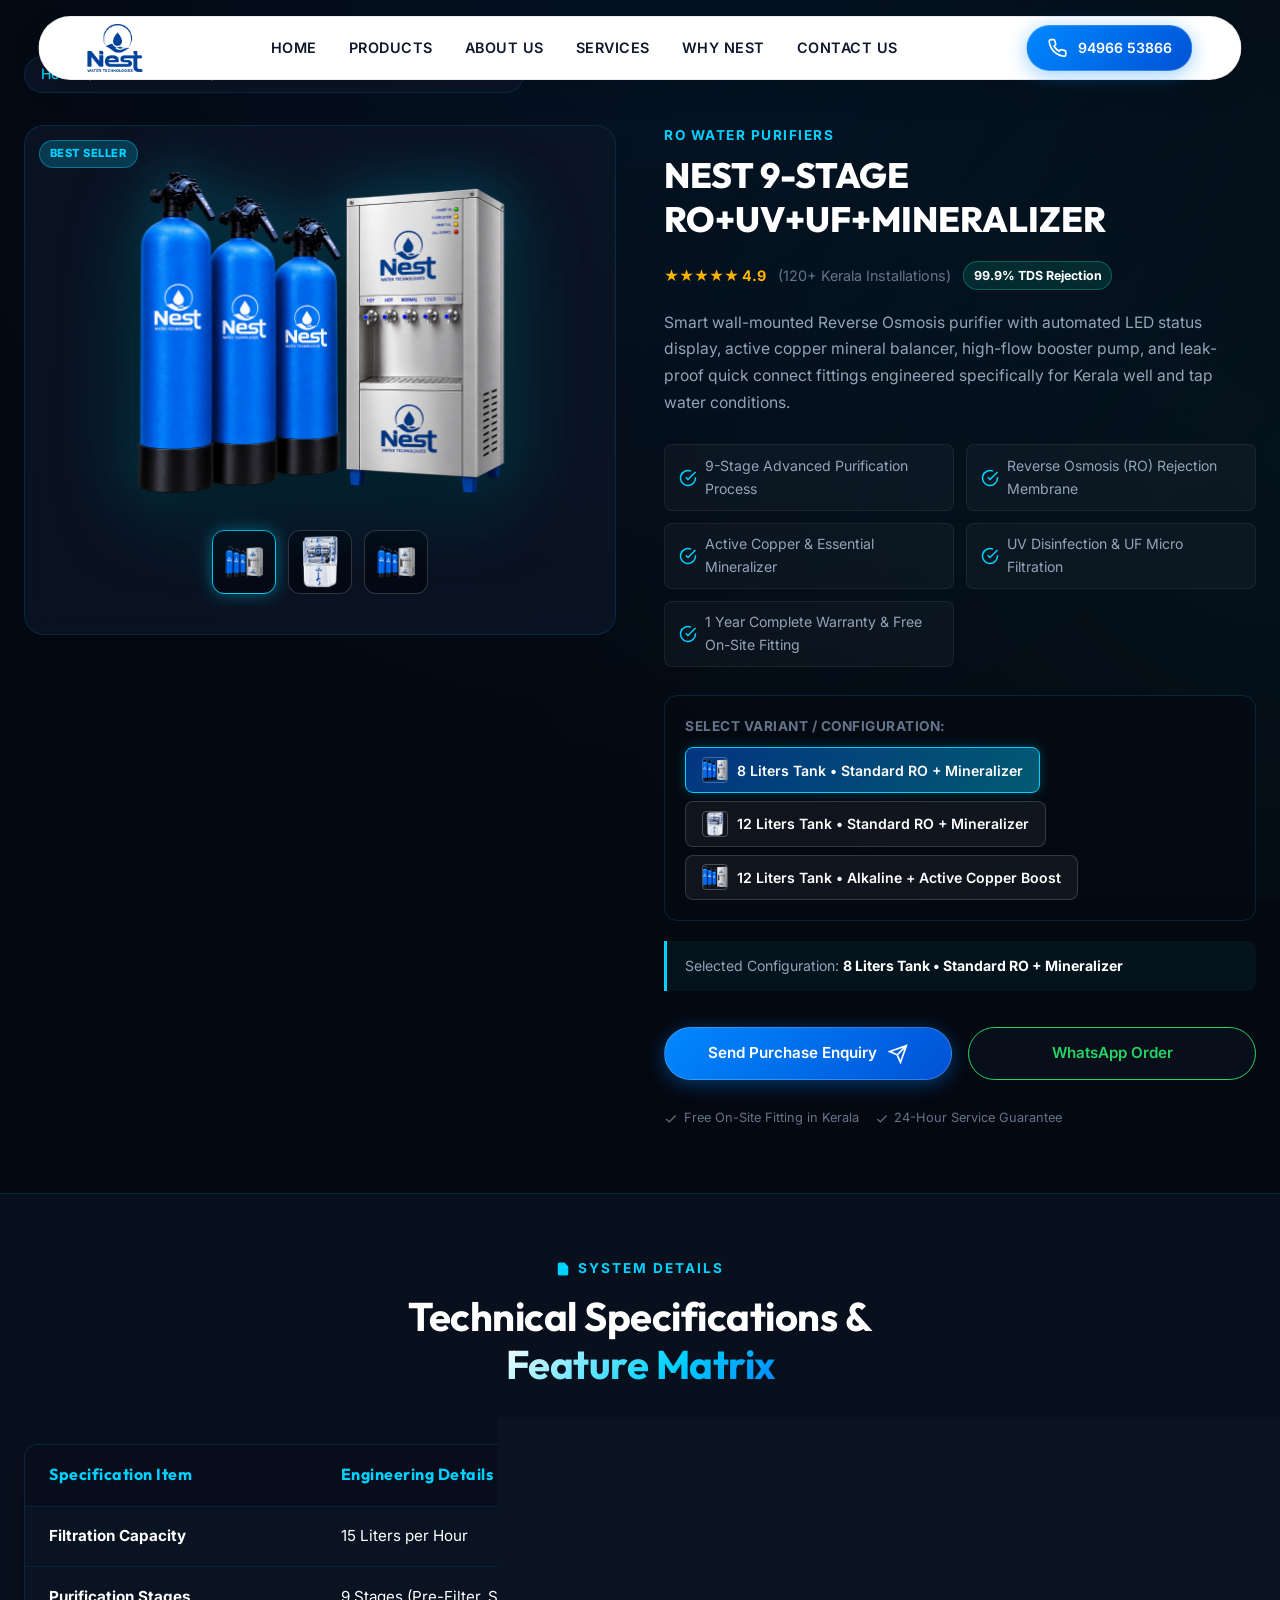
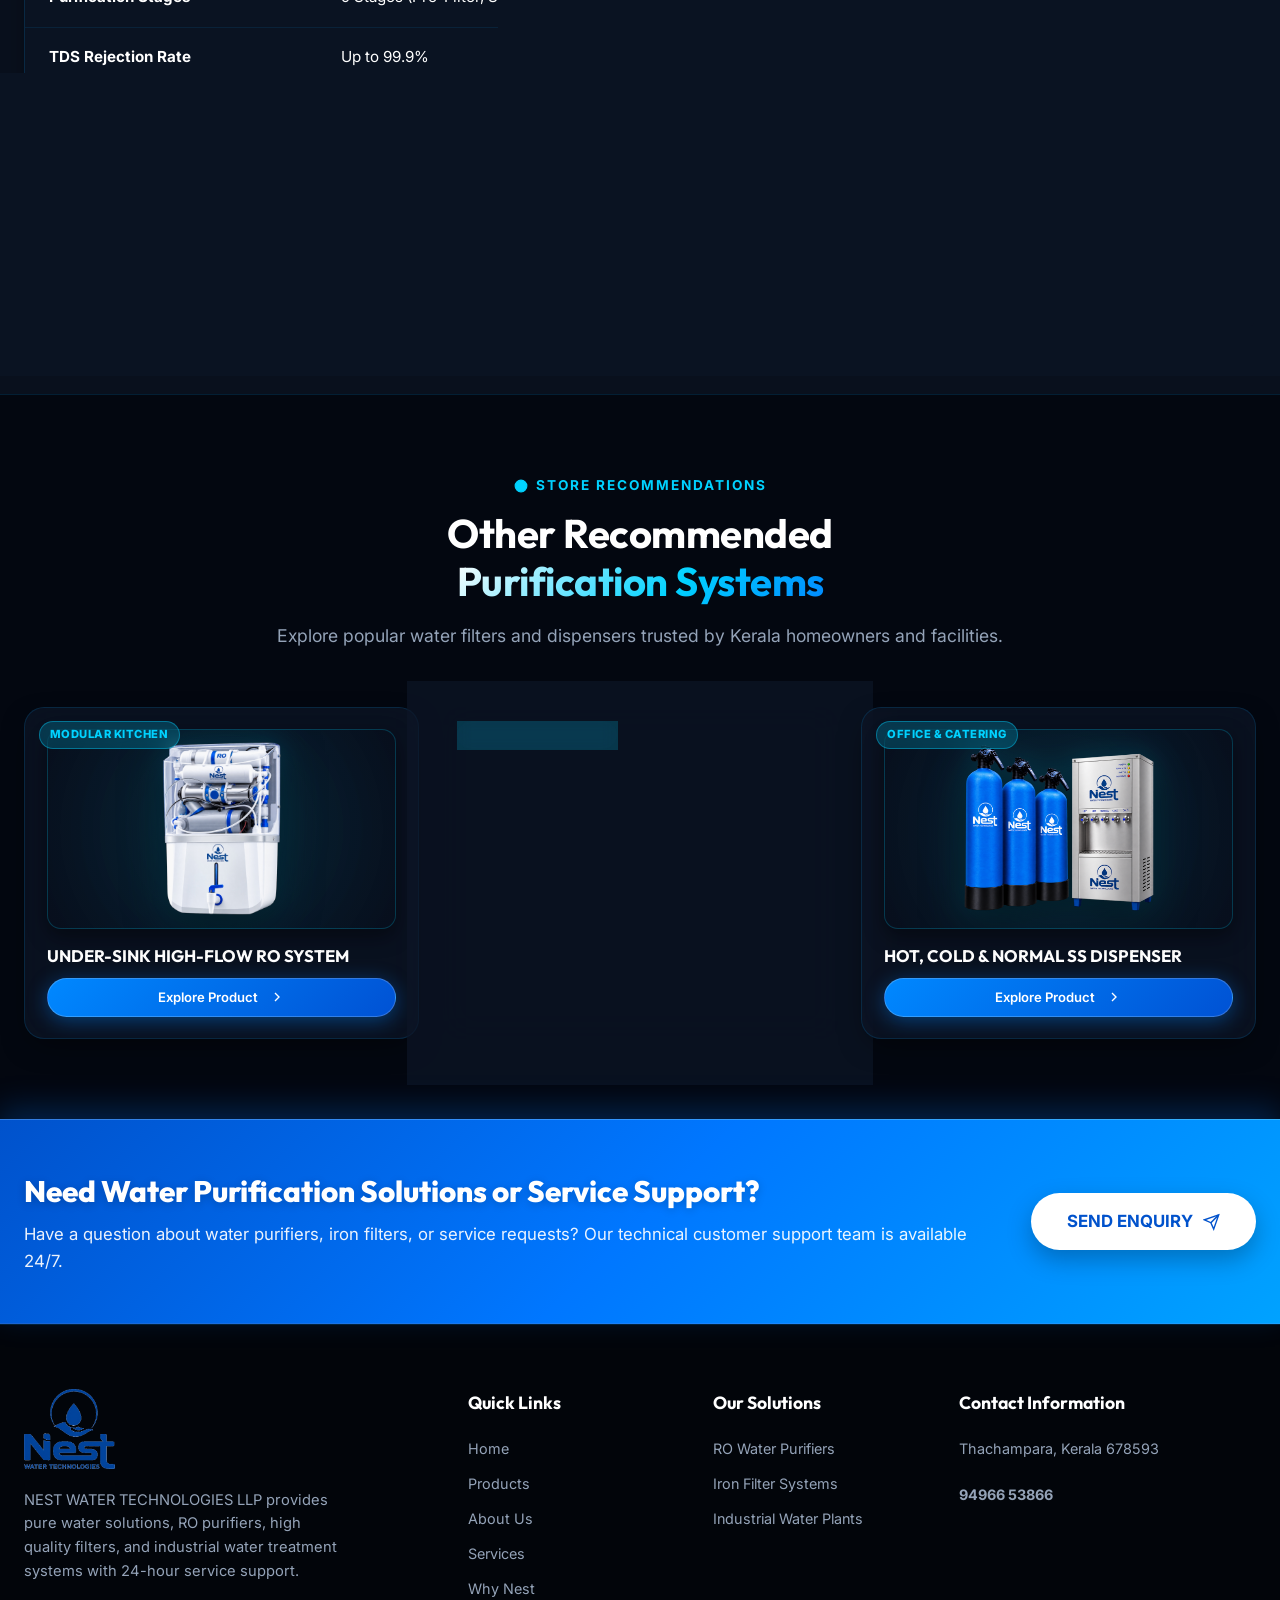
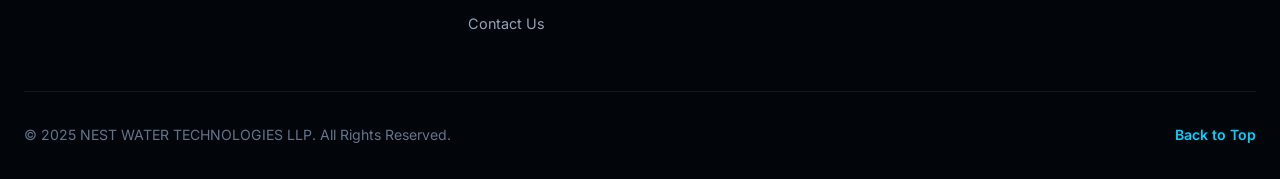
<file: product-detail.html>
<!DOCTYPE html>
<html lang="en">
<head>
  <meta charset="UTF-8">
  <meta name="viewport" content="width=device-width, initial-scale=1.0">
  <meta stroke="theme-color" content="#040810">
  
  <title id="pageTitle">Product Details | NEST Water Technologies</title>
  <meta name="description" content="Detailed specifications, custom capacity variants, and inquiry for NEST Water Technologies purifiers and filtration systems.">
  <meta name="robots" content="index, follow">

  <link rel="icon" type="image/svg+xml" href="assets/favicon.svg">
  <link rel="preconnect" href="https://fonts.googleapis.com">
  <link rel="preconnect" href="https://fonts.gstatic.com" crossorigin>
  <link href="https://fonts.googleapis.com/css2?family=Inter:wght@400;500;600;700&family=Outfit:wght@600;700;800&display=swap" rel="stylesheet">
  <link rel="stylesheet" href="styles.css?v=20261027_05">
</head>
<body>

  <!-- Header Nav -->
  <header class="site-header" id="siteHeader">
    <div class="container header-container">
      <a href="index.html" class="brand-logo" aria-label="NEST Water Technologies Homepage">
        <img src="assets/logo-exact.png" alt="NEST Water Technologies Logo" width="260" height="75">
      </a>
      <nav class="desktop-nav" aria-label="Main Navigation">
        <ul class="nav-menu">
          <li><a href="index.html" class="nav-link">HOME</a></li>
          <li><a href="products.html" class="nav-link active">PRODUCTS</a></li>
          <li><a href="about.html" class="nav-link">ABOUT US</a></li>
          <li><a href="services.html" class="nav-link">SERVICES</a></li>
          <li><a href="why-nest.html" class="nav-link">WHY NEST</a></li>
          <li><a href="contact.html" class="nav-link">CONTACT US</a></li>
        </ul>
      </nav>
      <div class="header-actions">
        <a href="tel:9496653866" class="btn btn-primary phone-cta-btn">
          <svg class="btn-icon" viewBox="0 0 24 24" fill="none" stroke="currentColor" stroke-width="2"><path d="M22 16.92v3a2 2 0 0 1-2.18 2 19.79 19.79 0 0 1-8.63-3.07 19.5 19.5 0 0 1-6-6 19.79 19.79 0 0 1-3.07-8.67A2 2 0 0 1 4.11 2h3a2 2 0 0 1 2 1.72 12.84 12.84 0 0 0 .7 2.81 2 2 0 0 1-.45 2.11L8.09 9.91a16 16 0 0 0 6 6l1.27-1.27a2 2 0 0 1 2.11-.45 12.84 12.84 0 0 0 2.81.7A2 2 0 0 1 22 16.92z"/></svg>
          <span>94966 53866</span>
        </a>
      </div>
      <button class="mobile-toggle" id="mobileToggle" aria-label="Toggle Menu" aria-expanded="false">
        <span></span><span></span><span></span>
      </button>
    </div>
  </header>

  <!-- Mobile Drawer -->
  <div class="mobile-nav-overlay" id="mobileNavOverlay" aria-hidden="true">
    <ul class="mobile-nav-links">
      <li><a href="index.html" class="mobile-nav-link">Home</a></li>
      <li><a href="products.html" class="mobile-nav-link active">Products</a></li>
      <li><a href="about.html" class="mobile-nav-link">About Us</a></li>
      <li><a href="services.html" class="mobile-nav-link">Services</a></li>
      <li><a href="why-nest.html" class="mobile-nav-link">Why Nest</a></li>
      <li><a href="contact.html" class="mobile-nav-link">Contact Us</a></li>
    </ul>
  </div>

  <main>
    <!-- Product Detail Header & Showcase -->
    <section style="padding: 3.5rem 0 4rem 0;">
      <div class="container">
        
        <!-- Breadcrumbs -->
        <div class="breadcrumb" style="margin-bottom: 2rem;">
          <a href="index.html">Home</a>
          <span class="breadcrumb-sep">/</span>
          <a href="products.html">Products Store</a>
          <span class="breadcrumb-sep">/</span>
          <span id="detailBreadcrumbTitle">NEST 9-Stage RO Purifier</span>
        </div>

        <div class="product-detail-grid">
          <!-- Left: Gallery Display -->
          <div class="detail-gallery-card">
            <span class="product-badge-pill" id="detailBadge">Best Seller</span>
            <div style="min-height: 320px; display: flex; align-items: center; justify-content: center;">
              <img id="detailMainImg" src="assets/hero-purifier-clean.png" alt="Product Image" class="detail-main-img">
            </div>
            <div class="detail-gallery-thumbs" id="detailThumbs">
              <button type="button" class="gallery-thumb-btn active" onclick="switchGalleryImg('assets/hero-purifier-clean.png', this)">
                <img src="assets/hero-purifier-clean.png" alt="Front View">
              </button>
              <button type="button" class="gallery-thumb-btn" onclick="switchGalleryImg('assets/purifier-card.png', this)">
                <img src="assets/purifier-card.png" alt="Side View">
              </button>
              <button type="button" class="gallery-thumb-btn" onclick="switchGalleryImg('assets/hero-purifier.png', this)">
                <img src="assets/hero-purifier.png" alt="System Angle">
              </button>
            </div>
          </div>

          <!-- Right: Product Info & Variant Selection -->
          <div class="detail-info-panel">
            <div>
              <div id="detailCategory" style="font-size: 0.85rem; font-weight: 700; color: var(--accent-cyan); text-transform: uppercase; letter-spacing: 1.5px; margin-bottom: 0.4rem;">
                Domestic RO Purifier
              </div>
              <h1 class="detail-product-title" id="detailTitle">NEST 9-STAGE RO+UV+UF+MINERALIZER</h1>
            </div>

            <div class="detail-rating-row">
              <span class="rating-stars">★★★★★ 4.9</span>
              <span style="color: var(--text-muted);">(120+ Kerala Installations)</span>
              <span class="rating-badge">99.9% TDS Rejection</span>
            </div>

            <p id="detailDesc" style="color: var(--text-secondary); line-height: 1.7; font-size: 0.98rem;">
              Smart wall-mounted Reverse Osmosis purifier with automated LED status display, active copper mineral balancer, high-flow booster pump, and leak-proof quick connect fittings engineered specifically for Kerala well and tap water conditions.
            </p>

            <!-- Key Feature Specs -->
            <div class="detail-highlights-list" id="detailHighlights">
              <div class="highlight-item">
                <svg viewBox="0 0 24 24" fill="none" stroke="currentColor" stroke-width="2"><path d="M22 11.08V12a10 10 0 1 1-5.93-9.14"/><polyline points="22 4 12 14.01 9 11.01"/></svg>
                <span>Reverse Osmosis (RO) Membrane</span>
              </div>
              <div class="highlight-item">
                <svg viewBox="0 0 24 24" fill="none" stroke="currentColor" stroke-width="2"><path d="M22 11.08V12a10 10 0 1 1-5.93-9.14"/><polyline points="22 4 12 14.01 9 11.01"/></svg>
                <span>Active Copper & Mineralizer</span>
              </div>
              <div class="highlight-item">
                <svg viewBox="0 0 24 24" fill="none" stroke="currentColor" stroke-width="2"><path d="M22 11.08V12a10 10 0 1 1-5.93-9.14"/><polyline points="22 4 12 14.01 9 11.01"/></svg>
                <span>UV Disinfection Chamber</span>
              </div>
              <div class="highlight-item">
                <svg viewBox="0 0 24 24" fill="none" stroke="currentColor" stroke-width="2"><path d="M22 11.08V12a10 10 0 1 1-5.93-9.14"/><polyline points="22 4 12 14.01 9 11.01"/></svg>
                <span>1 Year Complete Warranty</span>
              </div>
            </div>

            <!-- Dynamic Product Variant Picker Section (Strictly from Admin Page Data) -->
            <div class="variant-picker-section" id="productVariantSection" style="display: none;">
              <div class="variant-picker-title" id="variantLabel">SELECT VARIANT / CONFIGURATION:</div>
              <div class="variant-btn-group" id="productVariantList">
                <!-- Dynamically rendered from dbProduct.variants -->
              </div>
            </div>

            <!-- Active Selected Config Summary -->
            <div class="config-summary-box" id="configSummaryBox" style="display: none;">
              Selected Configuration: <strong id="summaryText"></strong>
            </div>

            <!-- Action CTAs -->
            <div class="detail-actions-row">
              <a id="detailEnquireLink" href="contact.html?product=NEST+9-Stage+RO" class="btn btn-primary">
                <span>Send Purchase Enquiry</span>
                <svg class="btn-icon" viewBox="0 0 24 24" fill="none" stroke="currentColor" stroke-width="2"><line x1="22" y1="2" x2="11" y2="13"></line><polygon points="22 2 15 22 11 13 2 9 22 2"></polygon></svg>
              </a>
              <a id="detailWhatsappLink" href="https://wa.me/919496653866?text=Hi%20NEST%20Water,%20I%20would%20like%20information%20and%20pricing%20for%20NEST%209-Stage%20RO%20(12%20Liters%20Tank)." target="_blank" rel="noopener" class="btn btn-outline" style="border-color: #25D366; color: #25D366;">
                <span>WhatsApp Order</span>
              </a>
            </div>

            <div style="display: flex; gap: 1rem; flex-wrap: wrap; margin-top: 0.5rem;">
              <div style="font-size: 0.8rem; color: var(--text-muted); display: flex; align-items: center; gap: 0.35rem;">
                <svg width="14" height="14" viewBox="0 0 24 24" fill="none" stroke="currentColor" stroke-width="2"><polyline points="20 6 9 17 4 12"/></svg>
                <span>Free On-Site Fitting in Kerala</span>
              </div>
              <div style="font-size: 0.8rem; color: var(--text-muted); display: flex; align-items: center; gap: 0.35rem;">
                <svg width="14" height="14" viewBox="0 0 24 24" fill="none" stroke="currentColor" stroke-width="2"><polyline points="20 6 9 17 4 12"/></svg>
                <span>24-Hour Service Guarantee</span>
              </div>
            </div>

          </div>
        </div>

      </div>
    </section>

    <!-- Technical Specification & Features Tab Section -->
    <section style="padding: 4rem 0; background: rgba(13, 22, 39, 0.6); border-top: 1px solid var(--border-color);">
      <div class="container">
        <div class="section-header">
          <div class="eyebrow">
            <svg viewBox="0 0 24 24" fill="none" stroke="currentColor" stroke-width="2"><path d="M14 2H6a2 2 0 0 0-2 2v16a2 2 0 0 0 2 2h12a2 2 0 0 0 2-2V8z"></path><polyline points="14 2 14 8 20 8"></polyline><line x1="16" y1="13" x2="8" y2="13"></line><line x1="16" y1="17" x2="8" y2="17"></line><polyline points="10 9 9 9 8 9"></polyline></svg>
            <span>SYSTEM DETAILS</span>
          </div>
          <h2 class="section-title">Technical Specifications &<br><span class="glow-text">Feature Matrix</span></h2>
        </div>

        <div class="comparison-table-wrapper" style="margin-top: 2rem;">
          <table class="comparison-table">
            <thead>
              <tr>
                <th>Specification Item</th>
                <th>Engineering Details</th>
              </tr>
            </thead>
            <tbody id="detailSpecsBody">
              <tr>
                <td><strong>Purification Technology</strong></td>
                <td>Reverse Osmosis (RO) + Ultra Violet (UV) + Ultra Filtration (UF) + Active Mineralizer</td>
              </tr>
              <tr>
                <td><strong>Purification Capacity</strong></td>
                <td>Up to 15 Liters per Hour (at standard feed water pressure)</td>
              </tr>
              <tr>
                <td><strong>Feed Water TDS Range</strong></td>
                <td>Suitable for Raw Water TDS up to 2,000 PPM (Borewell, Well, Municipal Water)</td>
              </tr>
              <tr>
                <td><strong>TDS Rejection Rate</strong></td>
                <td>95% to 99.9% Heavy Contaminant & Heavy Metal Removal</td>
              </tr>
              <tr>
                <td><strong>Membrane Type</strong></td>
                <td>High-Rejection Thin Film Composite (TFC) 80 GPD Element</td>
              </tr>
              <tr>
                <td><strong>Power Requirement</strong></td>
                <td>230V AC, 50Hz (Consumes < 35W during active operation)</td>
              </tr>
              <tr>
                <td><strong>On-Site Service Warranty</strong></td>
                <td>1 Year Comprehensive Warranty + Free Filter Inspection & SLA</td>
              </tr>
            </tbody>
          </table>
        </div>
      </div>
    </section>

    <!-- OTHER PRODUCTS RECOMMENDATION SECTION (E-Commerce Style) -->
    <section class="recommendations-section">
      <div class="container">
        <div class="section-header center">
          <div class="eyebrow">
            <svg viewBox="0 0 24 24" fill="none" stroke="currentColor" stroke-width="2"><circle cx="12" cy="12" r="10"/><path d="M12 16v-4"/><path d="M12 8h.01"/></svg>
            <span>STORE RECOMMENDATIONS</span>
          </div>
          <h2 class="section-title">Other Recommended<br><span class="glow-text">Purification Systems</span></h2>
          <p class="section-subtitle">Explore popular water filters and dispensers trusted by Kerala homeowners and facilities.</p>
        </div>

        <div class="store-products-grid" style="margin-top: 3rem;" id="recommendationsGrid">

          <!-- Recommended 1 -->
          <a href="product-detail.html?id=under-sink-ro" class="glass-card product-card store-product-card">
            <div class="product-badge-pill">Modular Kitchen</div>
            <div class="product-image-box">
              <img src="assets/purifier-card.png" alt="Under-Sink RO System">
            </div>
            <h3 class="product-title">UNDER-SINK HIGH-FLOW RO SYSTEM</h3>
            <div class="btn btn-primary" style="width: 100%; justify-content: center; margin-top: auto; padding: 0.5rem 1rem; font-size: 0.82rem;">
              <span>Explore Product</span>
              <svg width="16" height="16" viewBox="0 0 24 24" fill="none" stroke="currentColor" stroke-width="2"><polyline points="9 18 15 12 9 6"></polyline></svg>
            </div>
          </a>

          <!-- Recommended 2 -->
          <a href="product-detail.html?id=iron-removal-filter" class="glass-card product-card store-product-card">
            <div class="product-badge-pill">Borewell Specialist</div>
            <div class="product-image-box">
              <img src="assets/filter-card.png" alt="Iron Removal Water Filter">
            </div>
            <h3 class="product-title">AUTOMATIC IRON REMOVAL FILTER</h3>
            <div class="btn btn-primary" style="width: 100%; justify-content: center; margin-top: auto; padding: 0.5rem 1rem; font-size: 0.82rem;">
              <span>Explore Product</span>
              <svg width="16" height="16" viewBox="0 0 24 24" fill="none" stroke="currentColor" stroke-width="2"><polyline points="9 18 15 12 9 6"></polyline></svg>
            </div>
          </a>

          <!-- Recommended 3 -->
          <a href="product-detail.html?id=ss-dispenser" class="glass-card product-card store-product-card">
            <div class="product-badge-pill">Office & Catering</div>
            <div class="product-image-box">
              <img src="assets/hero-purifier.png" alt="SS Water Dispenser">
            </div>
            <h3 class="product-title">HOT, COLD & NORMAL SS DISPENSER</h3>
            <div class="btn btn-primary" style="width: 100%; justify-content: center; margin-top: auto; padding: 0.5rem 1rem; font-size: 0.82rem;">
              <span>Explore Product</span>
              <svg width="16" height="16" viewBox="0 0 24 24" fill="none" stroke="currentColor" stroke-width="2"><polyline points="9 18 15 12 9 6"></polyline></svg>
            </div>
          </a>

        </div>
      </div>
    </section>

    <!-- Full-Width Blue Bar CTA Banner (Above Footer) -->
    <section class="enquiry-cta-bar">
      <div class="container">
        <div class="cta-bar-content">
          <div class="cta-bar-text">
            <h3 class="cta-bar-title">Need Water Purification Solutions or Service Support?</h3>
            <p class="cta-bar-sub">Have a question about water purifiers, iron filters, or service requests? Our technical customer support team is available 24/7.</p>
          </div>
          <div class="cta-bar-action">
            <a href="contact.html" class="btn btn-light cta-send-enquiry-btn" id="productDetailFooterEnquiryBtn">
              <span>SEND ENQUIRY</span>
              <svg class="btn-icon" viewBox="0 0 24 24" fill="none" stroke="currentColor" stroke-width="2">
                <line x1="22" y1="2" x2="11" y2="13"></line>
                <polygon points="22 2 15 22 11 13 2 9 22 2"></polygon>
              </svg>
            </a>
          </div>
        </div>
      </div>
    </section>
  </main>

  <!-- Footer -->
  <footer class="site-footer">
    <div class="container">
      <div class="footer-grid">
        <div class="footer-brand">
          <img src="assets/logo-exact.png" alt="NEST Water Technologies Logo" width="260" height="75" loading="lazy">
          <p>NEST WATER TECHNOLOGIES LLP provides pure water solutions, RO purifiers, high quality filters, and industrial water treatment systems with 24-hour service support.</p>
        </div>
        <div>
          <h4 class="footer-title">Quick Links</h4>
          <div class="footer-links">
            <a href="index.html">Home</a>
            <a href="products.html">Products</a>
            <a href="about.html">About Us</a>
            <a href="services.html">Services</a>
            <a href="why-nest.html">Why Nest</a>
            <a href="contact.html">Contact Us</a>
          </div>
        </div>
        <div>
          <h4 class="footer-title">Our Solutions</h4>
          <div class="footer-links">
            <a href="products.html#ro-purifiers">RO Water Purifiers</a>
            <a href="products.html#water-filters">Iron Filter Systems</a>
            <a href="products.html#industrial">Industrial Water Plants</a>
          </div>
        </div>
        <div>
          <h4 class="footer-title">Contact Information</h4>
          <div class="footer-links">
            <p style="color: var(--text-secondary); font-size: 0.9rem;">Thachampara, Kerala 678593</p>
            <p style="font-size: 1.1rem; font-weight: 700; color: var(--accent-cyan); margin-top: 0.5rem;">
              <a href="tel:9496653866">94966 53866</a>
            </p>
          </div>
        </div>
      </div>
      <div class="footer-bottom">
        <div>© 2025 NEST WATER TECHNOLOGIES LLP. All Rights Reserved.</div>
        <a href="#siteHeader" class="back-to-top" id="backToTop"><span>Back to Top</span></a>
      </div>
    </div>
  </footer>

  <script src="js/store-db.js"></script>
  <script src="js/main.js?v=20261027_05"></script>
</body>
</html>
</file>
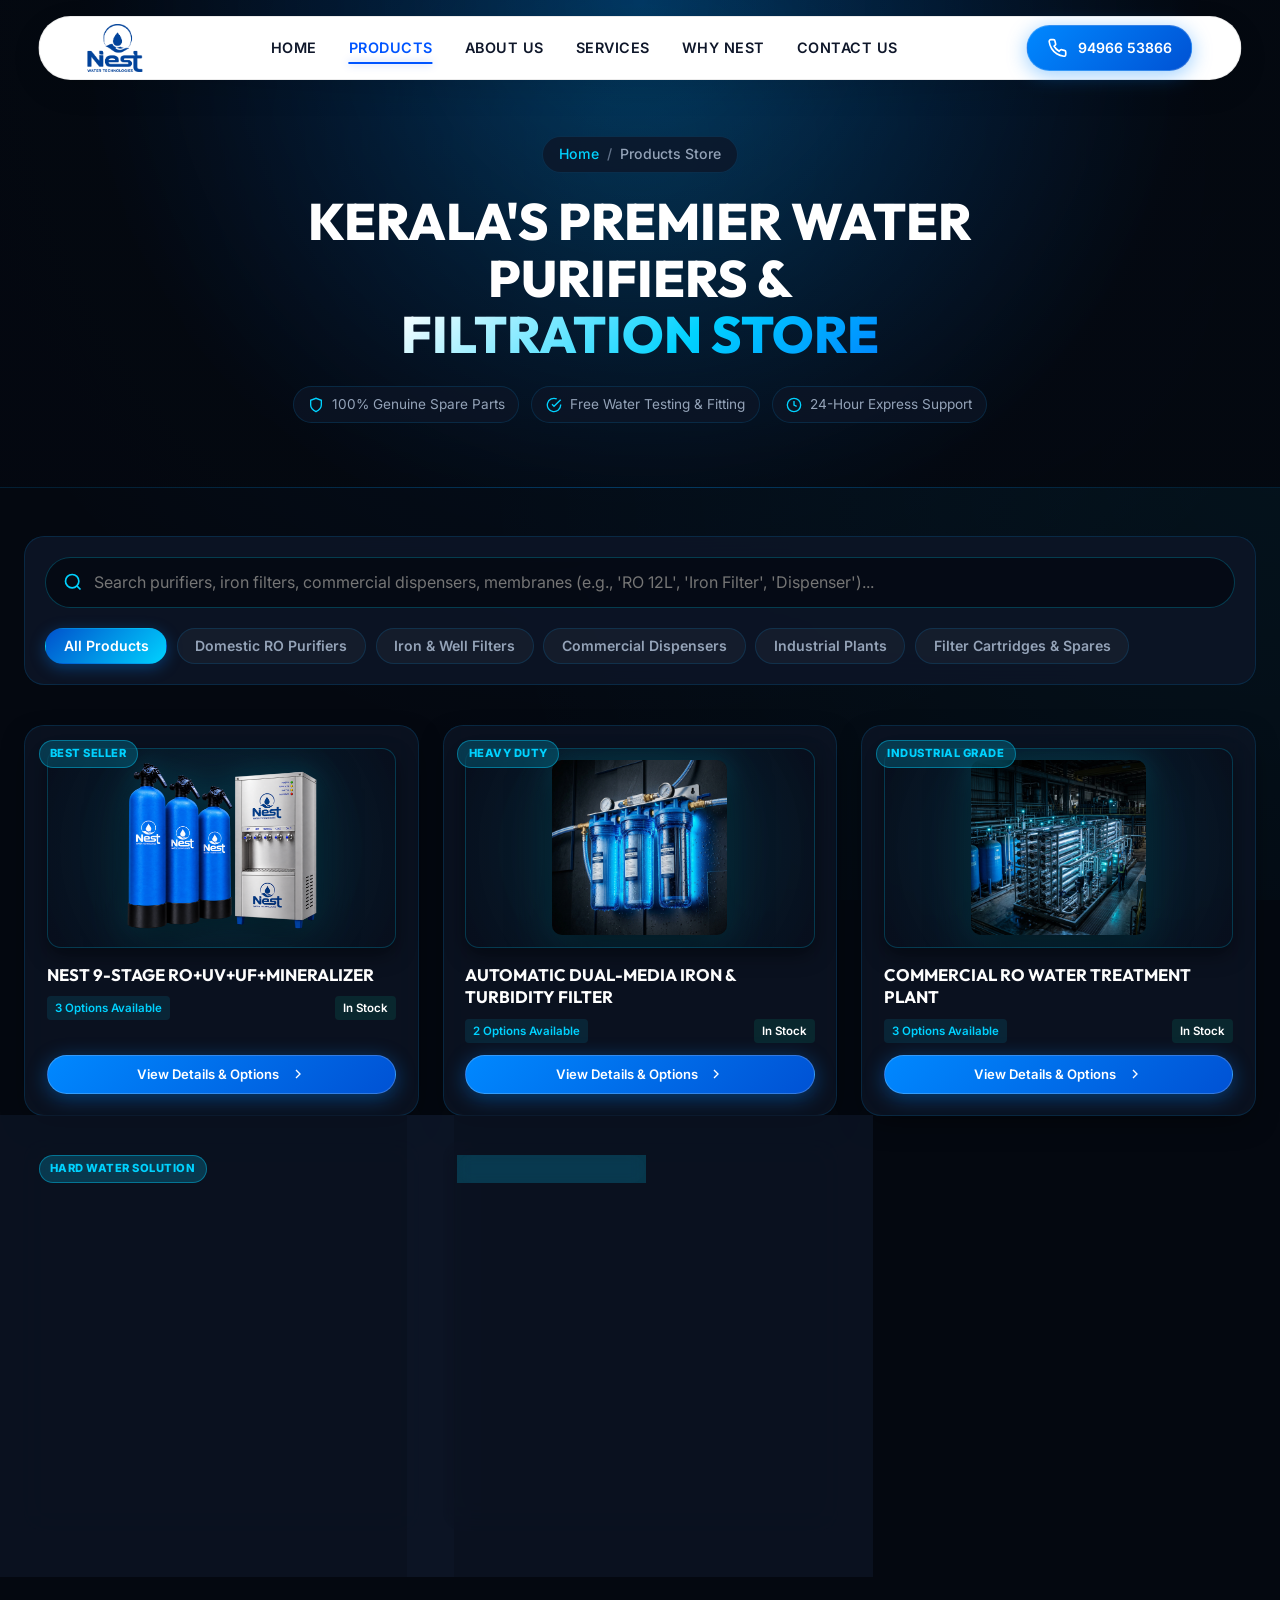
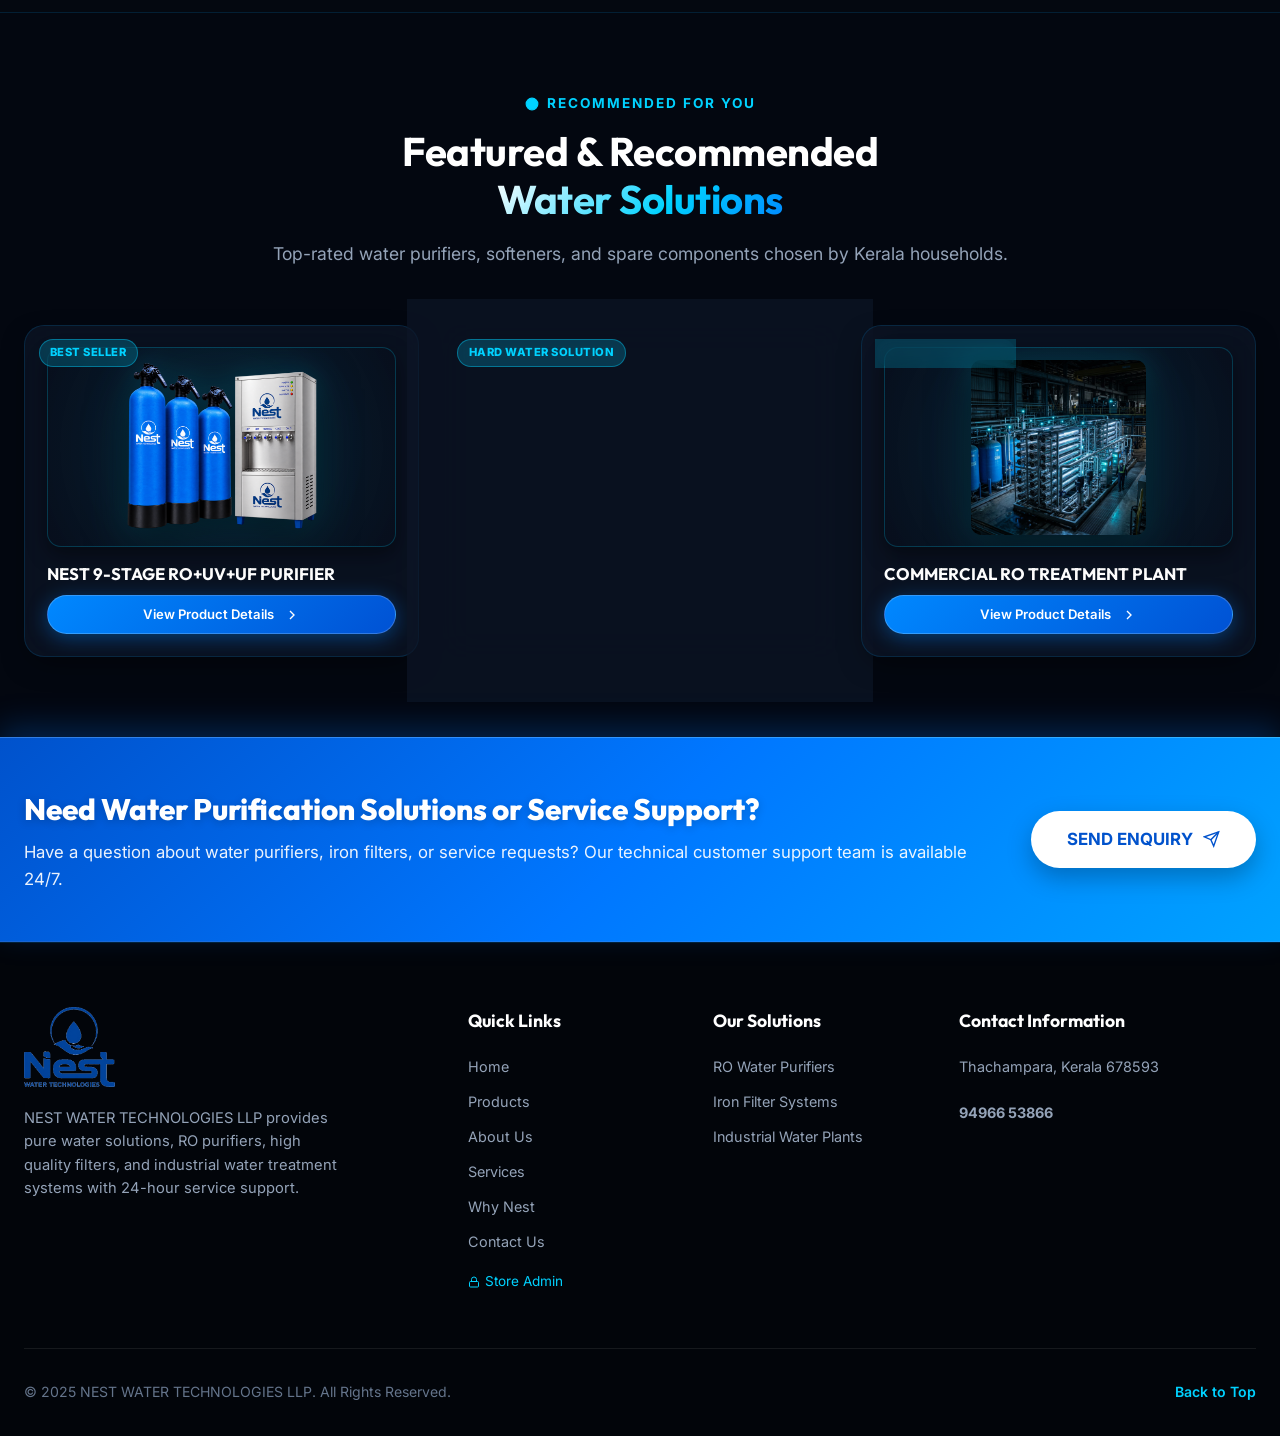
<file: products.html>
<!DOCTYPE html>
<html lang="en">
<head>
  <meta charset="UTF-8">
  <meta name="viewport" content="width=device-width, initial-scale=1.0">
  <meta stroke="theme-color" content="#040810">
  
  <title>Water Purifiers & Commercial Systems | NEST Water Technologies</title>
  <meta name="title" content="Water Purifiers & Commercial Systems | NEST Water Technologies">
  <meta name="description" content="Explore high quality RO water purifiers, iron removal filters, commercial RO plants (250-10,000 LPH), and stainless steel water dispensers in Kerala.">
  <meta name="keywords" content="RO water purifier Palakkad, industrial water plant Kerala, iron filter Kerala, water dispenser 5 tap, NEST water purifiers">
  <meta name="robots" content="index, follow">
  <link rel="canonical" href="https://nestwater.in/products.html">

  <meta property="og:type" content="website">
  <meta property="og:url" content="https://nestwater.in/products.html">
  <meta property="og:title" content="Water Purifiers & Commercial Systems | NEST Water Technologies">
  <meta property="og:description" content="High quality domestic RO purifiers, water filters, and custom industrial purification plants across Kerala.">
  <meta property="og:image" content="assets/hero-purifier.png">

  <link rel="icon" type="image/svg+xml" href="assets/favicon.svg">
  <link rel="preconnect" href="https://fonts.googleapis.com">
  <link rel="preconnect" href="https://fonts.gstatic.com" crossorigin>
  <link href="https://fonts.googleapis.com/css2?family=Inter:wght@400;500;600;700&family=Outfit:wght@600;700;800&display=swap" rel="stylesheet">
  <link rel="stylesheet" href="styles.css?v=20261027_05">
</head>
<body>

  <!-- Header Nav -->
  <header class="site-header" id="siteHeader">
    <div class="container header-container">
      <a href="index.html" class="brand-logo" aria-label="NEST Water Technologies Homepage">
        <img src="assets/logo-exact.png" alt="NEST Water Technologies Logo" width="260" height="75">
      </a>
      <nav class="desktop-nav" aria-label="Main Navigation">
        <ul class="nav-menu">
          <li><a href="index.html" class="nav-link">HOME</a></li>
          <li><a href="products.html" class="nav-link active">PRODUCTS</a></li>
          <li><a href="about.html" class="nav-link">ABOUT US</a></li>
          <li><a href="services.html" class="nav-link">SERVICES</a></li>
          <li><a href="why-nest.html" class="nav-link">WHY NEST</a></li>
          <li><a href="contact.html" class="nav-link">CONTACT US</a></li>
        </ul>
      </nav>
      <div class="header-actions">
        <a href="tel:9496653866" class="btn btn-primary phone-cta-btn">
          <svg class="btn-icon" viewBox="0 0 24 24" fill="none" stroke="currentColor" stroke-width="2"><path d="M22 16.92v3a2 2 0 0 1-2.18 2 19.79 19.79 0 0 1-8.63-3.07 19.5 19.5 0 0 1-6-6 19.79 19.79 0 0 1-3.07-8.67A2 2 0 0 1 4.11 2h3a2 2 0 0 1 2 1.72 12.84 12.84 0 0 0 .7 2.81 2 2 0 0 1-.45 2.11L8.09 9.91a16 16 0 0 0 6 6l1.27-1.27a2 2 0 0 1 2.11-.45 12.84 12.84 0 0 0 2.81.7A2 2 0 0 1 22 16.92z"/></svg>
          <span>94966 53866</span>
        </a>
      </div>
      <button class="mobile-toggle" id="mobileToggle" aria-label="Toggle Menu" aria-expanded="false">
        <span></span><span></span><span></span>
      </button>
    </div>
  </header>

  <!-- Mobile Drawer -->
  <div class="mobile-nav-overlay" id="mobileNavOverlay" aria-hidden="true">
    <ul class="mobile-nav-links">
      <li><a href="index.html" class="mobile-nav-link">Home</a></li>
      <li><a href="products.html" class="mobile-nav-link active">Products</a></li>
      <li><a href="about.html" class="mobile-nav-link">About Us</a></li>
      <li><a href="services.html" class="mobile-nav-link">Services</a></li>
      <li><a href="why-nest.html" class="mobile-nav-link">Why Nest</a></li>
      <li><a href="contact.html" class="mobile-nav-link">Contact Us</a></li>
    </ul>
  </div>

  <main>
    <!-- E-Commerce Store Hero Banner -->
    <section class="page-header-banner products-hero-section">
      <div class="hero-aura-glow"></div>
      <div class="container">
        <div style="text-align: center; max-width: 850px; margin: 0 auto;">
          <div class="breadcrumb" style="justify-content: center;">
            <a href="index.html">Home</a>
            <span class="breadcrumb-sep">/</span>
            <span>Products Store</span>
          </div>
          <h1 class="page-banner-title">Kerala's Premier Water Purifiers & <br><span class="glow-text">Filtration Store</span></h1>
          
          <div class="products-hero-features" style="justify-content: center; margin-top: 1.5rem;">
            <div class="hero-feature-pill">
              <svg viewBox="0 0 24 24" fill="none" stroke="currentColor" stroke-width="2"><path d="M12 22s8-4 8-10V5l-8-3-8 3v7c0 6 8 10 8 10z"/></svg>
              <span>100% Genuine Spare Parts</span>
            </div>
            <div class="hero-feature-pill">
              <svg viewBox="0 0 24 24" fill="none" stroke="currentColor" stroke-width="2"><path d="M22 11.08V12a10 10 0 1 1-5.93-9.14"/><polyline points="22 4 12 14.01 9 11.01"/></svg>
              <span>Free Water Testing & Fitting</span>
            </div>
            <div class="hero-feature-pill">
              <svg viewBox="0 0 24 24" fill="none" stroke="currentColor" stroke-width="2"><circle cx="12" cy="12" r="10"/><polyline points="12 6 12 12 16 14"/></svg>
              <span>24-Hour Express Support</span>
            </div>
          </div>
        </div>
      </div>
    </section>

    <!-- Main E-Commerce Store Section -->
    <section style="padding: 3rem 0 5rem 0;">
      <div class="container">
        
        <!-- Search & Filter Toolbar -->
        <div class="store-toolbar">
          <div class="store-search-box">
            <svg class="store-search-icon" viewBox="0 0 24 24" fill="none" stroke="currentColor" stroke-width="2">
              <circle cx="11" cy="11" r="8"></circle>
              <line x1="21" y1="21" x2="16.65" y2="16.65"></line>
            </svg>
            <input type="text" id="storeSearchInput" class="store-search-input" placeholder="Search purifiers, iron filters, commercial dispensers, membranes (e.g., 'RO 12L', 'Iron Filter', 'Dispenser')...">
          </div>

          <div class="store-category-tabs" id="storeCategoryTabs">
            <button type="button" class="store-category-tab active" data-category="all">All Products</button>
            <button type="button" class="store-category-tab" data-category="domestic-ro">Domestic RO Purifiers</button>
            <button type="button" class="store-category-tab" data-category="iron-filters">Iron & Well Filters</button>
            <button type="button" class="store-category-tab" data-category="commercial">Commercial Dispensers</button>
            <button type="button" class="store-category-tab" data-category="industrial">Industrial Plants</button>
            <button type="button" class="store-category-tab" data-category="spares">Filter Cartridges & Spares</button>
          </div>
        </div>

        <!-- E-Commerce Products Grid -->
        <div class="store-products-grid" id="storeProductsGrid">

          <!-- Product 1 -->
          <a href="product-detail.html?id=nest-9-stage-ro" class="glass-card product-card store-product-card" data-category="domestic-ro" data-title="NEST 9-Stage RO+UV+UF+Mineralizer Water Purifier" data-search="nest 9-stage ro uv uf mineralizer domestic purifier 8l 12l 15l alkaline copper">
            <div class="product-badge-pill">Best Seller</div>
            <div class="product-image-box">
              <img src="assets/hero-purifier-clean.png" alt="NEST 9-Stage RO Purifier">
            </div>
            <h3 class="product-title">NEST 9-STAGE RO+UV+UF+MINERALIZER</h3>
            
            <div style="display: flex; flex-wrap: wrap; gap: 0.35rem; margin-bottom: 0.75rem;">
              <span style="font-size: 0.72rem; color: var(--accent-cyan); background: rgba(0,210,255,0.1); padding: 0.18rem 0.5rem; border-radius: 4px; font-weight: 600;">99.9% TDS Rejection</span>
              <span style="font-size: 0.72rem; color: var(--accent-emerald); background: rgba(0,230,180,0.1); padding: 0.18rem 0.5rem; border-radius: 4px; font-weight: 600;">Active Copper</span>
            </div>

            <div class="btn btn-primary" style="width: 100%; justify-content: center; margin-top: auto; padding: 0.5rem 1rem; font-size: 0.82rem;">
              <span>View Details & Options</span>
              <svg width="16" height="16" viewBox="0 0 24 24" fill="none" stroke="currentColor" stroke-width="2"><polyline points="9 18 15 12 9 6"></polyline></svg>
            </div>
          </a>

          <!-- Product 2 -->
          <a href="product-detail.html?id=under-sink-ro" class="glass-card product-card store-product-card" data-category="domestic-ro" data-title="NEST Under-Sink High-Flow Compact RO System" data-search="under-sink compact ro system modular kitchen hidden purifier high flow gooseneck faucet">
            <div class="product-badge-pill">Modular Kitchen</div>
            <div class="product-image-box">
              <img src="assets/purifier-card.png" alt="Under-Sink RO System">
            </div>
            <h3 class="product-title">UNDER-SINK HIGH-FLOW RO SYSTEM</h3>
            
            <div style="display: flex; flex-wrap: wrap; gap: 0.35rem; margin-bottom: 0.75rem;">
              <span style="font-size: 0.72rem; color: var(--accent-cyan); background: rgba(0,210,255,0.1); padding: 0.18rem 0.5rem; border-radius: 4px; font-weight: 600;">Gooseneck Faucet</span>
              <span style="font-size: 0.72rem; color: var(--accent-emerald); background: rgba(0,230,180,0.1); padding: 0.18rem 0.5rem; border-radius: 4px; font-weight: 600;">High-Flow Tank</span>
            </div>

            <div class="btn btn-primary" style="width: 100%; justify-content: center; margin-top: auto; padding: 0.5rem 1rem; font-size: 0.82rem;">
              <span>View Details & Options</span>
              <svg width="16" height="16" viewBox="0 0 24 24" fill="none" stroke="currentColor" stroke-width="2"><polyline points="9 18 15 12 9 6"></polyline></svg>
            </div>
          </a>

          <!-- Product 3 -->
          <a href="product-detail.html?id=smart-ro" class="glass-card product-card store-product-card" data-category="domestic-ro" data-title="NEST Smart Wall-Mounted Smart RO Purifier" data-search="nest wall mounted smart ro purifier digital display mineralizer led">
            <div class="product-badge-pill">Smart LED Display</div>
            <div class="product-image-box">
              <img src="assets/hero-purifier.png" alt="Smart Wall-Mounted Purifier">
            </div>
            <h3 class="product-title">NEST SMART WALL-MOUNTED RO PURIFIER</h3>
            
            <div style="display: flex; flex-wrap: wrap; gap: 0.35rem; margin-bottom: 0.75rem;">
              <span style="font-size: 0.72rem; color: var(--accent-cyan); background: rgba(0,210,255,0.1); padding: 0.18rem 0.5rem; border-radius: 4px; font-weight: 600;">Digital LED Monitor</span>
              <span style="font-size: 0.72rem; color: var(--accent-emerald); background: rgba(0,230,180,0.1); padding: 0.18rem 0.5rem; border-radius: 4px; font-weight: 600;">Auto Cut-Off</span>
            </div>

            <div class="btn btn-primary" style="width: 100%; justify-content: center; margin-top: auto; padding: 0.5rem 1rem; font-size: 0.82rem;">
              <span>View Details & Options</span>
              <svg width="16" height="16" viewBox="0 0 24 24" fill="none" stroke="currentColor" stroke-width="2"><polyline points="9 18 15 12 9 6"></polyline></svg>
            </div>
          </a>

          <!-- Product 4 -->
          <a href="product-detail.html?id=iron-removal-filter" class="glass-card product-card store-product-card" data-category="iron-filters" data-title="NEST Automatic Iron Removal Filter (FRP Vessel)" data-search="nest automatic iron removal filter frp vessel borewell well water yellow stains removal">
            <div class="product-badge-pill">Borewell Specialist</div>
            <div class="product-image-box">
              <img src="assets/filter-card.png" alt="Automatic Iron Removal Filter">
            </div>
            <h3 class="product-title">AUTOMATIC IRON REMOVAL FILTER</h3>
            
            <div style="display: flex; flex-wrap: wrap; gap: 0.35rem; margin-bottom: 0.75rem;">
              <span style="font-size: 0.72rem; color: var(--accent-cyan); background: rgba(0,210,255,0.1); padding: 0.18rem 0.5rem; border-radius: 4px; font-weight: 600;">Heavy FRP Vessel</span>
              <span style="font-size: 0.72rem; color: var(--accent-emerald); background: rgba(0,230,180,0.1); padding: 0.18rem 0.5rem; border-radius: 4px; font-weight: 600;">Zero Rust Stains</span>
            </div>

            <div class="btn btn-primary" style="width: 100%; justify-content: center; margin-top: auto; padding: 0.5rem 1rem; font-size: 0.82rem;">
              <span>View Details & Options</span>
              <svg width="16" height="16" viewBox="0 0 24 24" fill="none" stroke="currentColor" stroke-width="2"><polyline points="9 18 15 12 9 6"></polyline></svg>
            </div>
          </a>
            
          <!-- Product 5 -->
          <a href="product-detail.html?id=water-softener" class="glass-card product-card store-product-card" data-category="iron-filters" data-title="NEST Whole-House Water Softener System" data-search="nest whole house water softener system resin hard water scale protection solar heater plumber">
            <div class="product-badge-pill">Hard Water Solution</div>
            <div class="product-image-box">
              <img src="assets/water-filter.png" alt="Whole House Water Softener">
            </div>
            <h3 class="product-title">WHOLE-HOUSE WATER SOFTENER</h3>
            
            <div style="display: flex; flex-wrap: wrap; gap: 0.35rem; margin-bottom: 0.75rem;">
              <span style="font-size: 0.72rem; color: var(--accent-cyan); background: rgba(0,210,255,0.1); padding: 0.18rem 0.5rem; border-radius: 4px; font-weight: 600;">Ion-Exchange Resin</span>
              <span style="font-size: 0.72rem; color: var(--accent-emerald); background: rgba(0,230,180,0.1); padding: 0.18rem 0.5rem; border-radius: 4px; font-weight: 600;">Scale Protection</span>
            </div>

            <div class="btn btn-primary" style="width: 100%; justify-content: center; margin-top: auto; padding: 0.5rem 1rem; font-size: 0.82rem;">
              <span>View Details & Options</span>
              <svg width="16" height="16" viewBox="0 0 24 24" fill="none" stroke="currentColor" stroke-width="2"><polyline points="9 18 15 12 9 6"></polyline></svg>
            </div>
          </a>

          <!-- Product 6 -->
          <a href="product-detail.html?id=ss-dispenser" class="glass-card product-card store-product-card" data-category="commercial" data-title="NEST Hot, Cold & Normal SS Water Dispenser" data-search="nest hot cold normal stainless steel 304 water dispenser commercial school college office catering">
            <div class="product-badge-pill">Office & Catering</div>
            <div class="product-image-box">
              <img src="assets/hero-purifier.png" alt="SS Commercial Water Dispenser">
            </div>
            <h3 class="product-title">HOT, COLD & NORMAL SS DISPENSER</h3>
            
            <div style="display: flex; flex-wrap: wrap; gap: 0.35rem; margin-bottom: 0.75rem;">
              <span style="font-size: 0.72rem; color: var(--accent-cyan); background: rgba(0,210,255,0.1); padding: 0.18rem 0.5rem; border-radius: 4px; font-weight: 600;">SS 304 Food Grade</span>
              <span style="font-size: 0.72rem; color: var(--accent-emerald); background: rgba(0,230,180,0.1); padding: 0.18rem 0.5rem; border-radius: 4px; font-weight: 600;">Hot/Cold Taps</span>
            </div>

            <div class="btn btn-primary" style="width: 100%; justify-content: center; margin-top: auto; padding: 0.5rem 1rem; font-size: 0.82rem;">
              <span>View Details & Options</span>
              <svg width="16" height="16" viewBox="0 0 24 24" fill="none" stroke="currentColor" stroke-width="2"><polyline points="9 18 15 12 9 6"></polyline></svg>
            </div>
          </a>

          <!-- Product 7 -->
          <a href="product-detail.html?id=commercial-ro-plant" class="glass-card product-card store-product-card" data-category="industrial" data-title="NEST Commercial RO Treatment Plant (250 - 10,000 LPH)" data-search="nest commercial industrial ro treatment plant 250 lph 500 lph 1000 lph 2000 lph factory school hospital hotel">
            <div class="product-badge-pill">Industrial Grade</div>
            <div class="product-image-box">
              <img src="assets/industrial.png" alt="Commercial RO Plant">
            </div>
            <h3 class="product-title">COMMERCIAL RO TREATMENT PLANT</h3>
            
            <div style="display: flex; flex-wrap: wrap; gap: 0.35rem; margin-bottom: 0.75rem;">
              <span style="font-size: 0.72rem; color: var(--accent-cyan); background: rgba(0,210,255,0.1); padding: 0.18rem 0.5rem; border-radius: 4px; font-weight: 600;">250 to 10,000 LPH</span>
              <span style="font-size: 0.72rem; color: var(--accent-emerald); background: rgba(0,230,180,0.1); padding: 0.18rem 0.5rem; border-radius: 4px; font-weight: 600;">Skid Mounted</span>
            </div>

            <div class="btn btn-primary" style="width: 100%; justify-content: center; margin-top: auto; padding: 0.5rem 1rem; font-size: 0.82rem;">
              <span>View Details & Options</span>
              <svg width="16" height="16" viewBox="0 0 24 24" fill="none" stroke="currentColor" stroke-width="2"><polyline points="9 18 15 12 9 6"></polyline></svg>
            </div>
          </a>

          <!-- Product 8 -->
          <a href="product-detail.html?id=ro-membrane" class="glass-card product-card store-product-card" data-category="spares" data-title="Original High-Rejection 80 GPD RO Membrane" data-search="original high rejection ro membrane 75 gpd 80 gpd 100 gpd filmtec hydranautics nest spares filter cartridge">
            <div class="product-badge-pill">Genuine Spare</div>
            <div class="product-image-box">
              <img src="assets/purifier-card.png" alt="RO Membrane Cartridge">
            </div>
            <h3 class="product-title">HIGH-REJECTION RO MEMBRANE</h3>
            
            <div style="display: flex; flex-wrap: wrap; gap: 0.35rem; margin-bottom: 0.75rem;">
              <span style="font-size: 0.72rem; color: var(--accent-cyan); background: rgba(0,210,255,0.1); padding: 0.18rem 0.5rem; border-radius: 4px; font-weight: 600;">75 / 80 / 100 GPD</span>
              <span style="font-size: 0.72rem; color: var(--accent-emerald); background: rgba(0,230,180,0.1); padding: 0.18rem 0.5rem; border-radius: 4px; font-weight: 600;">High Rejection</span>
            </div>

            <div class="btn btn-primary" style="width: 100%; justify-content: center; margin-top: auto; padding: 0.5rem 1rem; font-size: 0.82rem;">
              <span>View Details & Options</span>
              <svg width="16" height="16" viewBox="0 0 24 24" fill="none" stroke="currentColor" stroke-width="2"><polyline points="9 18 15 12 9 6"></polyline></svg>
            </div>
          </a>

          <!-- Product 9 -->
          <a href="product-detail.html?id=pre-filter-kit" class="glass-card product-card store-product-card" data-category="spares" data-title="NEST Multi-Stage Pre-Filter Housing & Spun Cartridge Set" data-search="nest multi stage pre filter housing spun polypropylene sediment cartridge 10 inch 20 inch spares replacement">
            <div class="product-badge-pill">Maintenance Kit</div>
            <div class="product-image-box">
              <img src="assets/filter-card.png" alt="Pre-Filter Housing Set">
            </div>
            <h3 class="product-title">PRE-FILTER HOUSING & SPUN SET</h3>
            
            <div style="display: flex; flex-wrap: wrap; gap: 0.35rem; margin-bottom: 0.75rem;">
              <span style="font-size: 0.72rem; color: var(--accent-cyan); background: rgba(0,210,255,0.1); padding: 0.18rem 0.5rem; border-radius: 4px; font-weight: 600;">10" & 20" Sizes</span>
              <span style="font-size: 0.72rem; color: var(--accent-emerald); background: rgba(0,230,180,0.1); padding: 0.18rem 0.5rem; border-radius: 4px; font-weight: 600;">Leak Proof</span>
            </div>

            <div class="btn btn-primary" style="width: 100%; justify-content: center; margin-top: auto; padding: 0.5rem 1rem; font-size: 0.82rem;">
              <span>View Details & Options</span>
              <svg width="16" height="16" viewBox="0 0 24 24" fill="none" stroke="currentColor" stroke-width="2"><polyline points="9 18 15 12 9 6"></polyline></svg>
            </div>
          </a>
        </div>

        <!-- No Results Message -->
        <div id="noStoreResults" style="display: none; text-align: center; padding: 4rem 1rem; background: rgba(13, 22, 39, 0.5); border-radius: var(--radius-lg); margin-top: 2rem;">
          <svg style="width: 48px; height: 48px; color: var(--accent-cyan); margin-bottom: 1rem;" viewBox="0 0 24 24" fill="none" stroke="currentColor" stroke-width="2">
            <circle cx="11" cy="11" r="8"></circle>
            <line x1="21" y1="21" x2="16.65" y2="16.65"></line>
            <line x1="8" y1="11" x2="14" y2="11"></line>
          </svg>
          <h3 style="color: #fff; font-size: 1.35rem; margin-bottom: 0.5rem;">No Matching Products Found</h3>
          <p style="color: var(--text-secondary); max-width: 500px; margin: 0 auto 1.5rem auto;">We couldn't find any water purification system matching your query. Contact our engineers for custom capacity builds!</p>
          <button type="button" id="resetStoreFilterBtn" class="btn btn-primary"><span>Clear Search & Show All</span></button>
        </div>

      </div>
    </section>



    <!-- E-Commerce Recommended Products Section -->
    <section class="recommendations-section">
      <div class="container">
        <div class="section-header center">
          <div class="eyebrow">
            <svg viewBox="0 0 24 24" fill="none" stroke="currentColor" stroke-width="2"><circle cx="12" cy="12" r="10"/><path d="M12 16v-4"/><path d="M12 8h.01"/></svg>
            <span>RECOMMENDED FOR YOU</span>
          </div>
          <h2 class="section-title">Featured & Recommended<br><span class="glow-text">Water Solutions</span></h2>
          <p class="section-subtitle">Top-rated water purifiers, softeners, and spare components chosen by Kerala households.</p>
        </div>

        <div class="store-products-grid" style="margin-top: 3rem;">
          <!-- Rec 1 -->
          <a href="product-detail.html?id=nest-9-stage-ro" class="glass-card product-card store-product-card">
            <div class="product-badge-pill">Best Seller</div>
            <div class="product-image-box">
              <img src="assets/hero-purifier-clean.png" alt="NEST 9-Stage RO">
            </div>
            <h3 class="product-title">NEST 9-STAGE RO+UV+UF PURIFIER</h3>
            <div class="btn btn-primary" style="width: 100%; justify-content: center; margin-top: auto; padding: 0.5rem 1rem; font-size: 0.82rem;">
              <span>View Product Details</span>
              <svg width="16" height="16" viewBox="0 0 24 24" fill="none" stroke="currentColor" stroke-width="2"><polyline points="9 18 15 12 9 6"></polyline></svg>
            </div>
          </a>

          <!-- Rec 2 -->
          <a href="product-detail.html?id=water-softener" class="glass-card product-card store-product-card">
            <div class="product-badge-pill">Hard Water Solution</div>
            <div class="product-image-box">
              <img src="assets/water-filter.png" alt="Water Softener">
            </div>
            <h3 class="product-title">WHOLE-HOUSE WATER SOFTENER</h3>
            <div class="btn btn-primary" style="width: 100%; justify-content: center; margin-top: auto; padding: 0.5rem 1rem; font-size: 0.82rem;">
              <span>View Product Details</span>
              <svg width="16" height="16" viewBox="0 0 24 24" fill="none" stroke="currentColor" stroke-width="2"><polyline points="9 18 15 12 9 6"></polyline></svg>
            </div>
          </a>

          <!-- Rec 3 -->
          <a href="product-detail.html?id=commercial-ro-plant" class="glass-card product-card store-product-card">
            <div class="product-badge-pill">Industrial Grade</div>
            <div class="product-image-box">
              <img src="assets/industrial.png" alt="Commercial RO Plant">
            </div>
            <h3 class="product-title">COMMERCIAL RO TREATMENT PLANT</h3>
            <div class="btn btn-primary" style="width: 100%; justify-content: center; margin-top: auto; padding: 0.5rem 1rem; font-size: 0.82rem;">
              <span>View Product Details</span>
              <svg width="16" height="16" viewBox="0 0 24 24" fill="none" stroke="currentColor" stroke-width="2"><polyline points="9 18 15 12 9 6"></polyline></svg>
            </div>
          </a>
        </div>
      </div>
    </section>

    <!-- Full-Width Blue Bar CTA Banner (Above Footer) -->
    <section class="enquiry-cta-bar">
      <div class="container">
        <div class="cta-bar-content">
          <div class="cta-bar-text">
            <h3 class="cta-bar-title">Need Water Purification Solutions or Service Support?</h3>
            <p class="cta-bar-sub">Have a question about water purifiers, iron filters, or service requests? Our technical customer support team is available 24/7.</p>
          </div>
          <div class="cta-bar-action">
            <a href="contact.html" class="btn btn-light cta-send-enquiry-btn" id="productsFooterEnquiryBtn">
              <span>SEND ENQUIRY</span>
              <svg class="btn-icon" viewBox="0 0 24 24" fill="none" stroke="currentColor" stroke-width="2">
                <line x1="22" y1="2" x2="11" y2="13"></line>
                <polygon points="22 2 15 22 11 13 2 9 22 2"></polygon>
              </svg>
            </a>
          </div>
        </div>
      </div>
    </section>
  </main>

  <!-- Product Modal -->
  <div class="modal-backdrop" id="productModal" role="dialog" aria-modal="true" aria-labelledby="modalTitle">
    <div class="modal-content">
      <button class="modal-close" id="modalCloseBtn" aria-label="Close Modal">&times;</button>
      <div id="modalCategory" style="font-size: 0.8rem; font-weight: 700; color: var(--accent-cyan); text-transform: uppercase; letter-spacing: 1.5px; margin-bottom: 0.5rem;">Category</div>
      <h3 id="modalTitle" style="font-family: var(--font-heading); font-size: 1.75rem; color: #fff; margin-bottom: 1rem;">Product Title</h3>
      <p id="modalDesc" style="color: var(--text-secondary); line-height: 1.7; margin-bottom: 2rem;">Product details...</p>
      <div style="display: flex; gap: 1rem; flex-wrap: wrap;">
        <a href="contact.html" onclick="closeModal()" class="btn btn-primary" style="flex: 1;"><span>Inquire About This Solution</span></a>
        <a href="tel:9496653866" class="btn btn-outline"><span>Call 94966 53866</span></a>
      </div>
    </div>
  </div>

  <!-- Footer -->
  <footer class="site-footer">
    <div class="container">
      <div class="footer-grid">
        <div class="footer-brand">
          <img src="assets/logo-exact.png" alt="NEST Water Technologies Logo" width="260" height="75" loading="lazy">
          <p>NEST WATER TECHNOLOGIES LLP provides pure water solutions, RO purifiers, high quality filters, and industrial water treatment systems with 24-hour service support.</p>
        </div>
        <div>
          <h4 class="footer-title">Quick Links</h4>
          <div class="footer-links">
            <a href="index.html">Home</a>
            <a href="products.html">Products</a>
            <a href="about.html">About Us</a>
            <a href="services.html">Services</a>
            <a href="why-nest.html">Why Nest</a>
            <a href="contact.html">Contact Us</a>
            <a href="admin/login.html" target="_blank" style="color: var(--accent-cyan); font-size: 0.85rem; margin-top: 0.35rem; display: inline-flex; align-items: center; gap: 0.35rem;">
              <svg width="12" height="12" viewBox="0 0 24 24" fill="none" stroke="currentColor" stroke-width="2"><rect x="3" y="11" width="18" height="11" rx="2" ry="2"/><path d="M7 11V7a5 5 0 0 1 10 0v4"/></svg>
              <span>Store Admin</span>
            </a>
          </div>
        </div>
        <div>
          <h4 class="footer-title">Our Solutions</h4>
          <div class="footer-links">
            <a href="products.html#ro-purifiers">RO Water Purifiers</a>
            <a href="products.html#water-filters">Iron Filter Systems</a>
            <a href="products.html#industrial">Industrial Water Plants</a>
          </div>
        </div>
        <div>
          <h4 class="footer-title">Contact Information</h4>
          <div class="footer-links">
            <p style="color: var(--text-secondary); font-size: 0.9rem;">Thachampara, Kerala 678593</p>
            <p style="font-size: 1.1rem; font-weight: 700; color: var(--accent-cyan); margin-top: 0.5rem;">
              <a href="tel:9496653866">94966 53866</a>
            </p>
          </div>
        </div>
      </div>
      <div class="footer-bottom">
        <div>© 2025 NEST WATER TECHNOLOGIES LLP. All Rights Reserved.</div>
        <a href="#siteHeader" class="back-to-top" id="backToTop"><span>Back to Top</span></a>
      </div>
    </div>
  </footer>

  <script src="js/store-db.js"></script>
  <script src="js/main.js?v=20261027_05"></script>
</body>
</html>
</file>
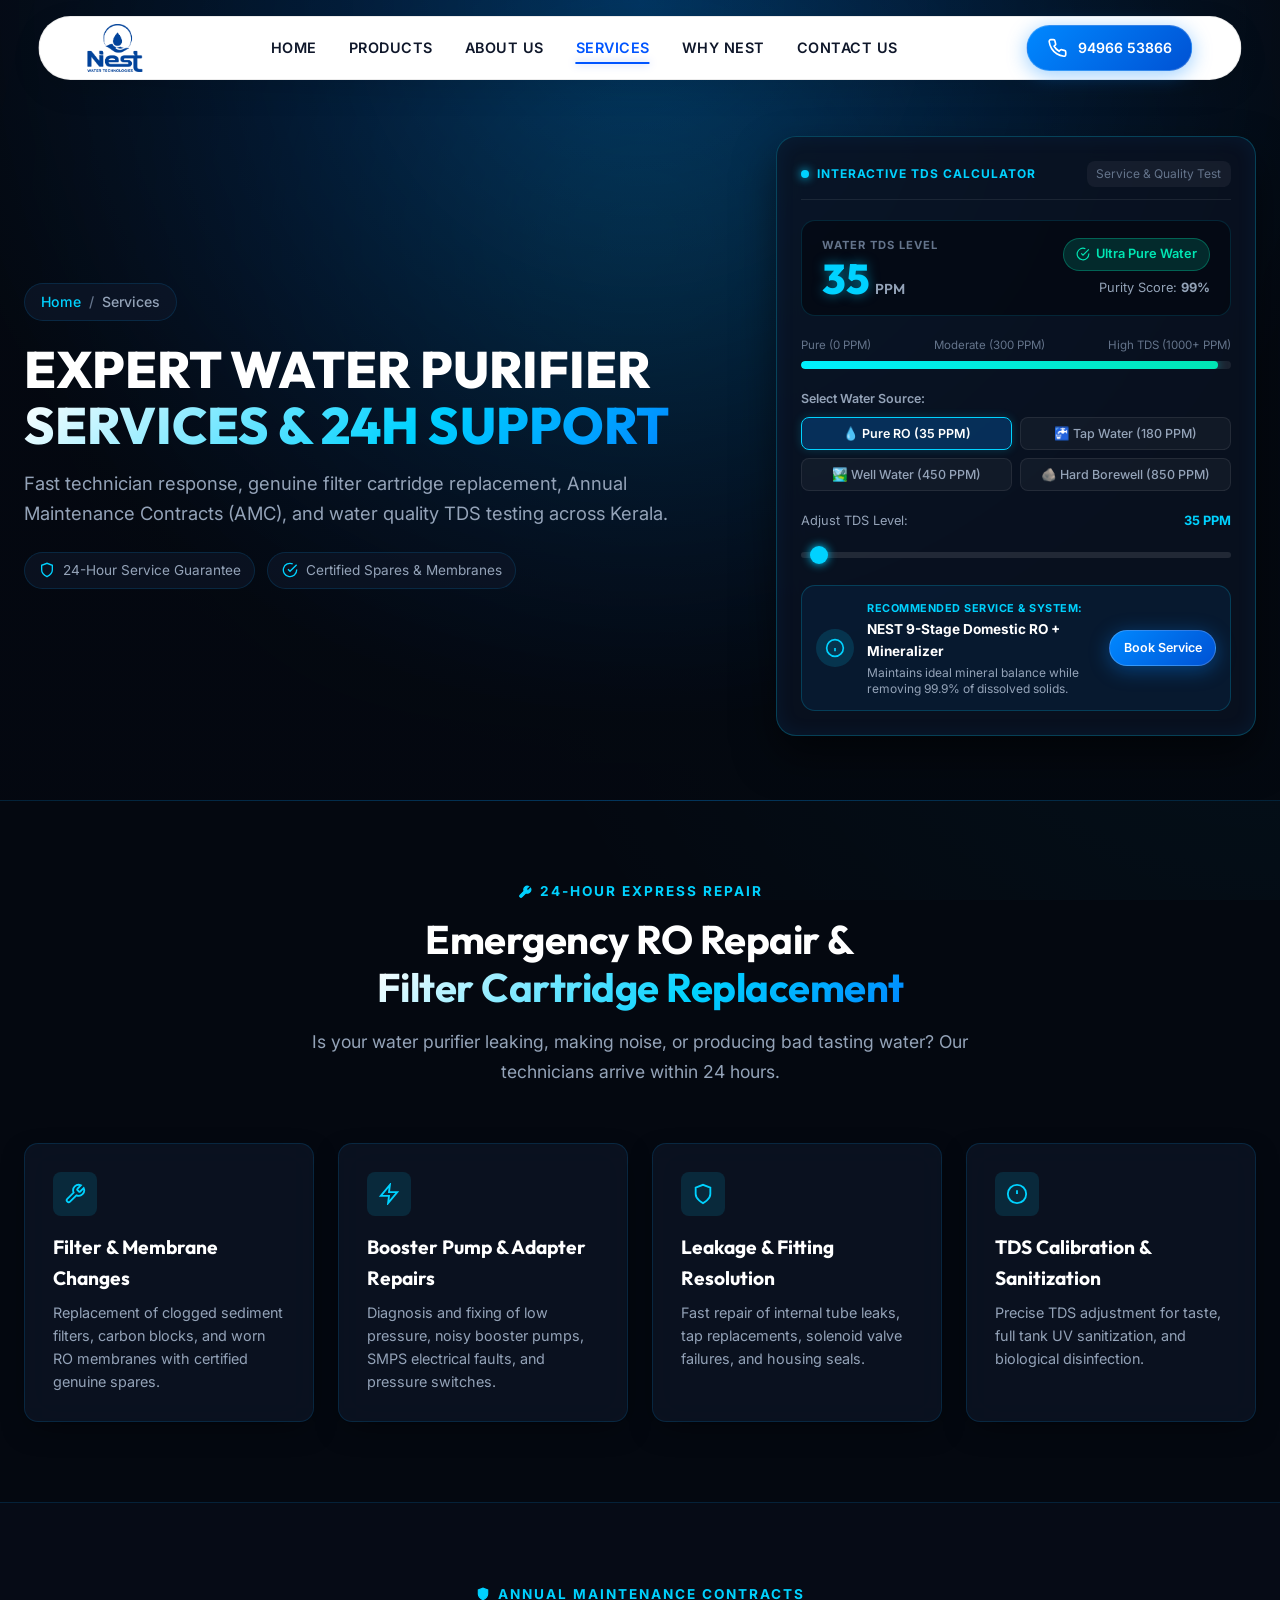
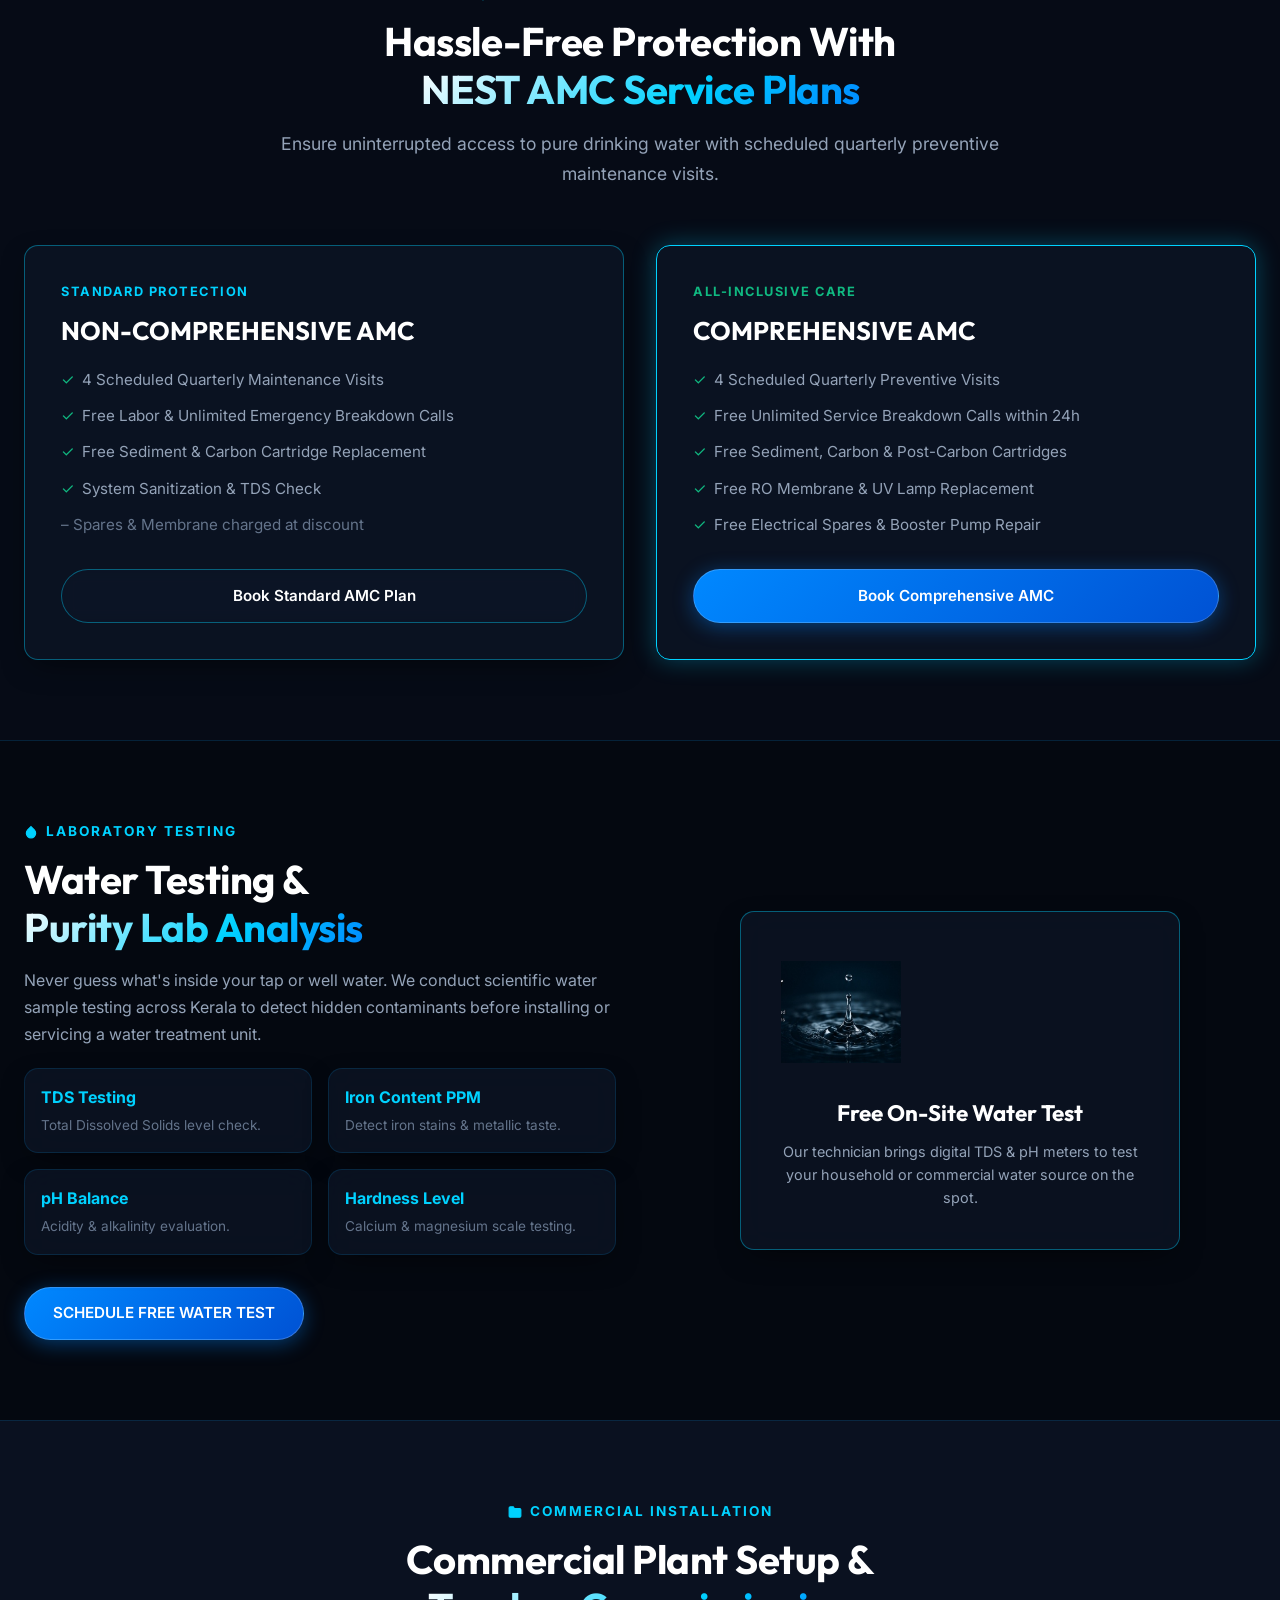
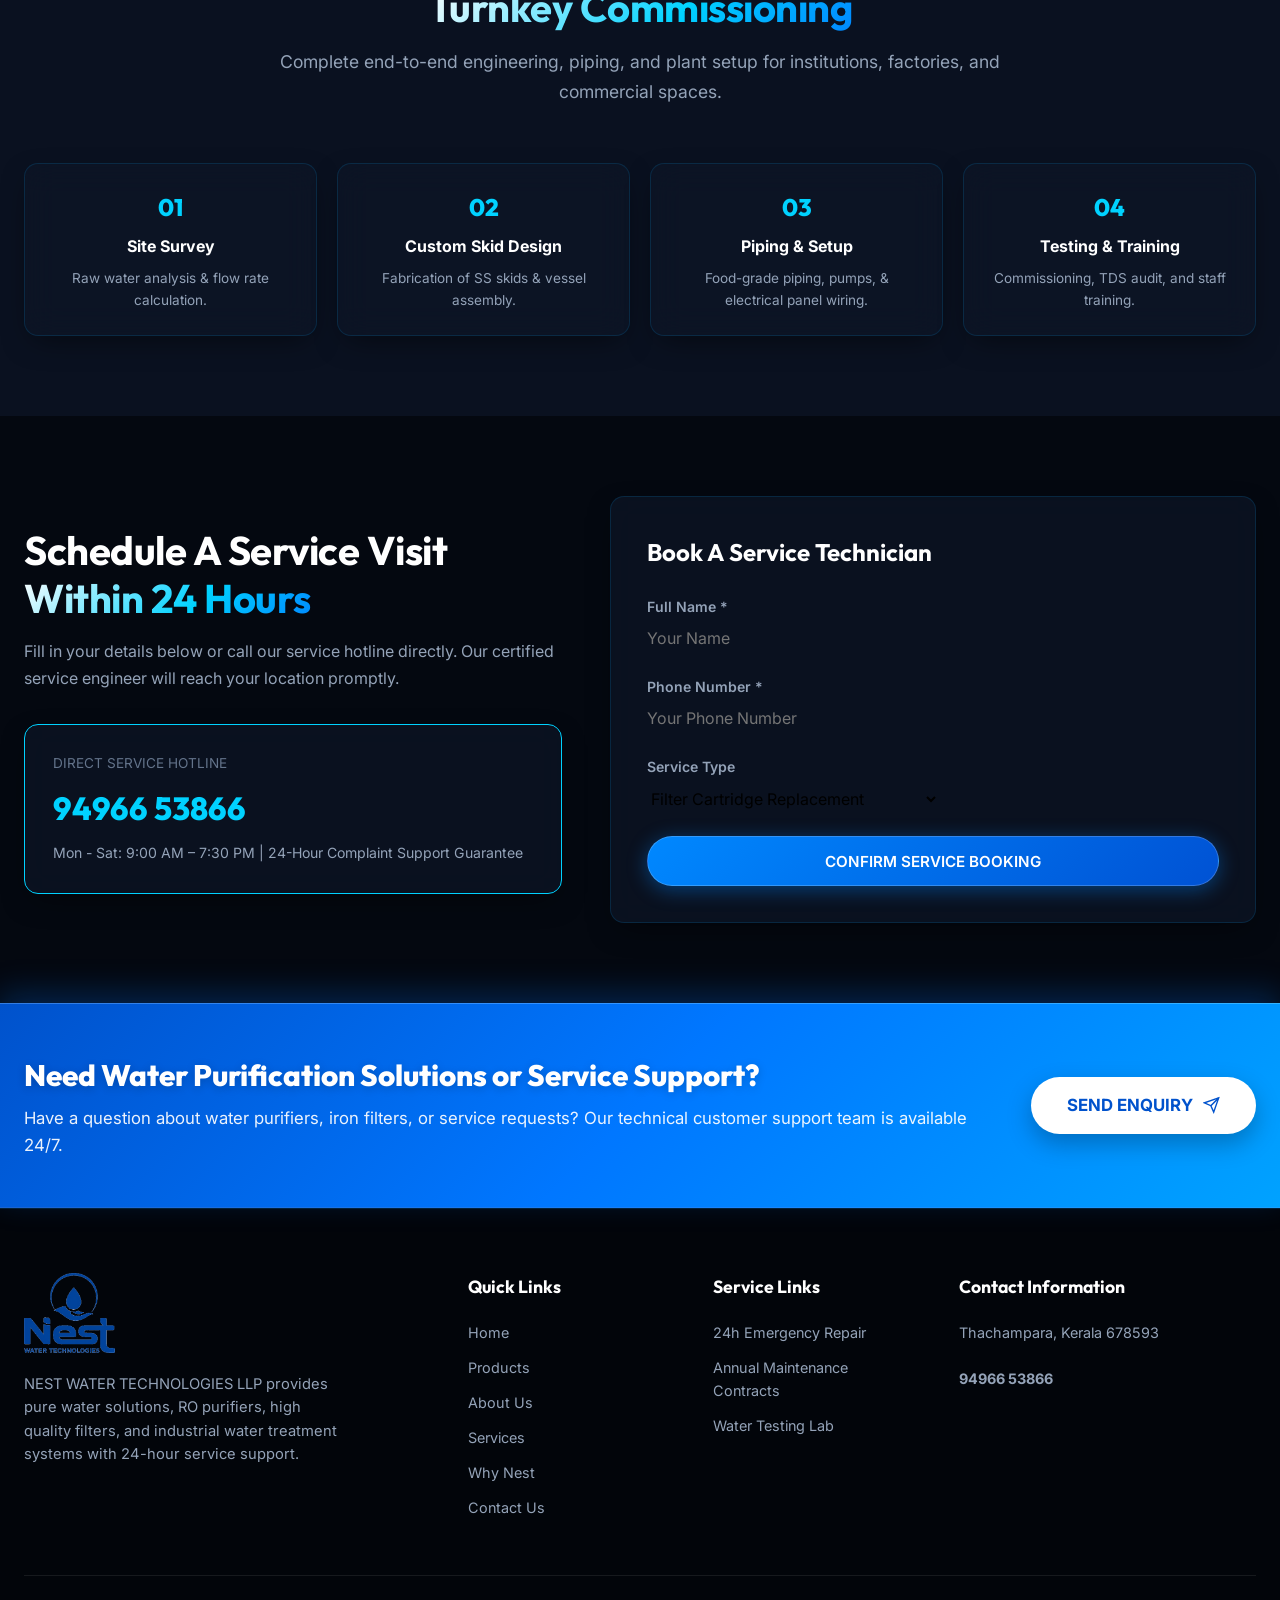
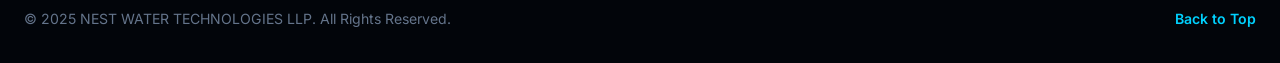
<file: services.html>
<!DOCTYPE html>
<html lang="en">
<head>
  <meta charset="UTF-8">
  <meta name="viewport" content="width=device-width, initial-scale=1.0">
  <meta stroke="theme-color" content="#040810">
  
  <title>RO Purifier Service & Repair in Kerala | NEST Water Technologies</title>
  <meta name="title" content="RO Purifier Service & Repair in Kerala | NEST Water Technologies">
  <meta name="description" content="Fast 24-hour RO water purifier repair, filter replacement, water testing lab services, and Annual Maintenance Contracts (AMC) across Palakkad and Kerala.">
  <meta name="keywords" content="RO water purifier service Kerala, RO repair Palakkad, water purifier technician Thachampara, AMC water filter Kerala, water testing lab Kerala">
  <meta name="robots" content="index, follow">
  <link rel="canonical" href="https://nestwater.in/services.html">

  <meta property="og:type" content="website">
  <meta property="og:url" content="https://nestwater.in/services.html">
  <meta property="og:title" content="RO Purifier Service & Repair in Kerala | NEST Water Technologies">
  <meta property="og:description" content="Reliable 24-hour repair, AMC maintenance packages, and water lab testing services in Kerala.">
  <meta property="og:image" content="assets/hero-purifier.png">

  <link rel="icon" type="image/svg+xml" href="assets/favicon.svg">
  <link rel="preconnect" href="https://fonts.googleapis.com">
  <link rel="preconnect" href="https://fonts.gstatic.com" crossorigin>
  <link href="https://fonts.googleapis.com/css2?family=Inter:wght@400;500;600;700&family=Outfit:wght@600;700;800&display=swap" rel="stylesheet">
  <link rel="stylesheet" href="styles.css">
</head>
<body>

  <!-- Header Nav -->
  <header class="site-header" id="siteHeader">
    <div class="container header-container">
      <a href="index.html" class="brand-logo" aria-label="NEST Water Technologies Homepage">
        <img src="assets/logo-exact.png" alt="NEST Water Technologies Logo" width="260" height="75">
      </a>
      <nav class="desktop-nav" aria-label="Main Navigation">
        <ul class="nav-menu">
          <li><a href="index.html" class="nav-link">HOME</a></li>
          <li><a href="products.html" class="nav-link">PRODUCTS</a></li>
          <li><a href="about.html" class="nav-link">ABOUT US</a></li>
          <li><a href="services.html" class="nav-link active">SERVICES</a></li>
          <li><a href="why-nest.html" class="nav-link">WHY NEST</a></li>
          <li><a href="contact.html" class="nav-link">CONTACT US</a></li>
        </ul>
      </nav>
      <div class="header-actions">
        <a href="tel:9496653866" class="btn btn-primary phone-cta-btn">
          <svg class="btn-icon" viewBox="0 0 24 24" fill="none" stroke="currentColor" stroke-width="2"><path d="M22 16.92v3a2 2 0 0 1-2.18 2 19.79 19.79 0 0 1-8.63-3.07 19.5 19.5 0 0 1-6-6 19.79 19.79 0 0 1-3.07-8.67A2 2 0 0 1 4.11 2h3a2 2 0 0 1 2 1.72 12.84 12.84 0 0 0 .7 2.81 2 2 0 0 1-.45 2.11L8.09 9.91a16 16 0 0 0 6 6l1.27-1.27a2 2 0 0 1 2.11-.45 12.84 12.84 0 0 0 2.81.7A2 2 0 0 1 22 16.92z"/></svg>
          <span>94966 53866</span>
        </a>
      </div>
      <button class="mobile-toggle" id="mobileToggle" aria-label="Toggle Menu" aria-expanded="false">
        <span></span><span></span><span></span>
      </button>
    </div>
  </header>

  <!-- Mobile Drawer -->
  <div class="mobile-nav-overlay" id="mobileNavOverlay" aria-hidden="true">
    <ul class="mobile-nav-links">
      <li><a href="index.html" class="mobile-nav-link">Home</a></li>
      <li><a href="products.html" class="mobile-nav-link">Products</a></li>
      <li><a href="about.html" class="mobile-nav-link">About Us</a></li>
      <li><a href="services.html" class="mobile-nav-link active">Services</a></li>
      <li><a href="why-nest.html" class="mobile-nav-link">Why Nest</a></li>
      <li><a href="contact.html" class="mobile-nav-link">Contact Us</a></li>
    </ul>
  </div>

  <main>
    <!-- Page Header Banner with Interactive TDS Calculator -->
    <section class="page-header-banner products-hero-section">
      <div class="hero-aura-glow"></div>
      <div class="container">
        <div class="products-hero-grid">
          <!-- Left Text & Info -->
          <div class="products-hero-text">
            <div class="breadcrumb">
              <a href="index.html">Home</a>
              <span class="breadcrumb-sep">/</span>
              <span>Services</span>
            </div>
            <h1 class="page-banner-title">Expert Water Purifier <br><span class="glow-text">Services & 24h Support</span></h1>
            <p class="page-banner-sub">
              Fast technician response, genuine filter cartridge replacement, Annual Maintenance Contracts (AMC), and water quality TDS testing across Kerala.
            </p>
            <div class="products-hero-features">
              <div class="hero-feature-pill">
                <svg viewBox="0 0 24 24" fill="none" stroke="currentColor" stroke-width="2"><path d="M12 22s8-4 8-10V5l-8-3-8 3v7c0 6 8 10 8 10z"/></svg>
                <span>24-Hour Service Guarantee</span>
              </div>
              <div class="hero-feature-pill">
                <svg viewBox="0 0 24 24" fill="none" stroke="currentColor" stroke-width="2"><path d="M22 11.08V12a10 10 0 1 1-5.93-9.14"/><polyline points="22 4 12 14.01 9 11.01"/></svg>
                <span>Certified Spares & Membranes</span>
              </div>
            </div>
          </div>

          <!-- Right Interactive TDS Monitor Widget -->
          <div class="products-hero-widget">
            <div class="tds-monitor-card">
              <div class="tds-monitor-header">
                <div class="tds-live-status">
                  <span class="live-dot"></span>
                  <span>INTERACTIVE TDS CALCULATOR</span>
                </div>
                <span class="tds-sensor-tag">Service & Quality Test</span>
              </div>

              <div class="tds-display-panel">
                <div class="tds-metric-group">
                  <div class="tds-metric-label">WATER TDS LEVEL</div>
                  <div class="tds-digital-value">
                    <span id="tdsValueDisplay">35</span>
                    <span class="tds-unit">PPM</span>
                  </div>
                </div>
                <div class="tds-status-indicator">
                  <div id="tdsStatusBadge" class="tds-badge badge-ideal">
                    <svg viewBox="0 0 24 24" fill="none" stroke="currentColor" stroke-width="2"><path d="M22 11.08V12a10 10 0 1 1-5.93-9.14"/><polyline points="22 4 12 14.01 9 11.01"/></svg>
                    <span id="tdsStatusText">Ideal Drinking Water</span>
                  </div>
                  <div class="purity-score-text">Purity Score: <strong id="purityScoreVal">98%</strong></div>
                </div>
              </div>

              <!-- Animated Purity Meter Bar -->
              <div class="tds-meter-wrapper">
                <div class="tds-meter-labels">
                  <span>Pure (0 PPM)</span>
                  <span>Moderate (300 PPM)</span>
                  <span>High TDS (1000+ PPM)</span>
                </div>
                <div class="tds-meter-bar">
                  <div id="tdsMeterFill" class="tds-meter-fill" style="width: 85%;"></div>
                </div>
              </div>

              <!-- Source Preset Buttons -->
              <div class="tds-presets-title">Select Water Source:</div>
              <div class="tds-preset-buttons">
                <button type="button" class="tds-preset-btn active" data-tds="35">
                  💧 Pure RO (35 PPM)
                </button>
                <button type="button" class="tds-preset-btn" data-tds="180">
                  🚰 Tap Water (180 PPM)
                </button>
                <button type="button" class="tds-preset-btn" data-tds="450">
                  🏞️ Well Water (450 PPM)
                </button>
                <button type="button" class="tds-preset-btn" data-tds="850">
                  🪨 Hard Borewell (850 PPM)
                </button>
              </div>

              <!-- Custom Slider Input -->
              <div class="tds-slider-container">
                <div class="tds-slider-label">
                  <span>Adjust TDS Level:</span>
                  <strong id="sliderValReadout">35 PPM</strong>
                </div>
                <input type="range" id="tdsSlider" min="10" max="1200" value="35" step="5" class="tds-custom-range">
              </div>

              <!-- System Recommendation Box -->
              <div class="tds-recommendation-box" id="tdsRecBox">
                <div class="rec-icon-box">
                  <svg viewBox="0 0 24 24" fill="none" stroke="currentColor" stroke-width="2"><circle cx="12" cy="12" r="10"/><path d="M12 16v-4"/><path d="M12 8h.01"/></svg>
                </div>
                <div class="rec-content">
                  <div class="rec-title">RECOMMENDED SERVICE & SYSTEM:</div>
                  <div class="rec-system-name" id="recSystemName">NEST 9-Stage Domestic RO + Mineralizer</div>
                  <div class="rec-desc" id="recSystemDesc">Maintains ideal mineral balance while removing 99.9% of dissolved solids and heavy metals.</div>
                </div>
                <a href="contact.html" class="btn btn-primary rec-cta-btn" id="tdsCtaBtn">Book Service</a>
              </div>
            </div>
          </div>
        </div>
      </div>
    </section>

    <!-- Section 1: 24-Hour Express Repair & Maintenance -->
    <section style="padding: 5rem 0;">
      <div class="container">
        <div class="section-header">
          <div class="eyebrow">
            <svg viewBox="0 0 24 24" fill="none" stroke="currentColor" stroke-width="2"><path d="M14.7 6.3a1 1 0 0 0 0 1.4l1.6 1.6a1 1 0 0 0 1.4 0l3.77-3.77a6 6 0 0 1-7.94 7.94l-6.91 6.91a2.12 2.12 0 0 1-3-3l6.91-6.91a6 6 0 0 1 7.94-7.94l-3.76 3.76z"/></svg>
            <span>24-HOUR EXPRESS REPAIR</span>
          </div>
          <h2 class="section-title">Emergency RO Repair &<br><span class="glow-text">Filter Cartridge Replacement</span></h2>
          <p class="section-subtitle">Is your water purifier leaking, making noise, or producing bad tasting water? Our technicians arrive within 24 hours.</p>
        </div>

        <div style="display: grid; grid-template-columns: repeat(auto-fit, minmax(280px, 1fr)); gap: 1.5rem; margin-top: 3rem;">
          <div class="glass-card" style="padding: 1.75rem;">
            <div style="width: 44px; height: 44px; border-radius: var(--radius-sm); background: rgba(0,210,255,0.12); display: flex; align-items: center; justify-content: center; color: var(--accent-cyan); margin-bottom: 1rem;">
              <svg width="22" height="22" viewBox="0 0 24 24" fill="none" stroke="currentColor" stroke-width="2"><path d="M14.7 6.3a1 1 0 0 0 0 1.4l1.6 1.6a1 1 0 0 0 1.4 0l3.77-3.77a6 6 0 0 1-7.94 7.94l-6.91 6.91a2.12 2.12 0 0 1-3-3l6.91-6.91a6 6 0 0 1 7.94-7.94l-3.76 3.76z"/></svg>
            </div>
            <h3 style="font-family: var(--font-heading); font-size: 1.2rem; color: #fff; margin-bottom: 0.5rem;">Filter & Membrane Changes</h3>
            <p style="font-size: 0.9rem; color: var(--text-secondary); line-height: 1.6;">Replacement of clogged sediment filters, carbon blocks, and worn RO membranes with certified genuine spares.</p>
          </div>

          <div class="glass-card" style="padding: 1.75rem;">
            <div style="width: 44px; height: 44px; border-radius: var(--radius-sm); background: rgba(0,210,255,0.12); display: flex; align-items: center; justify-content: center; color: var(--accent-cyan); margin-bottom: 1rem;">
              <svg width="22" height="22" viewBox="0 0 24 24" fill="none" stroke="currentColor" stroke-width="2"><path d="M13 2L3 14h9l-1 8 10-12h-9l1-8z"/></svg>
            </div>
            <h3 style="font-family: var(--font-heading); font-size: 1.2rem; color: #fff; margin-bottom: 0.5rem;">Booster Pump & Adapter Repairs</h3>
            <p style="font-size: 0.9rem; color: var(--text-secondary); line-height: 1.6;">Diagnosis and fixing of low pressure, noisy booster pumps, SMPS electrical faults, and pressure switches.</p>
          </div>

          <div class="glass-card" style="padding: 1.75rem;">
            <div style="width: 44px; height: 44px; border-radius: var(--radius-sm); background: rgba(0,210,255,0.12); display: flex; align-items: center; justify-content: center; color: var(--accent-cyan); margin-bottom: 1rem;">
              <svg width="22" height="22" viewBox="0 0 24 24" fill="none" stroke="currentColor" stroke-width="2"><path d="M12 22s8-4 8-10V5l-8-3-8 3v7c0 6 8 10 8 10z"/></svg>
            </div>
            <h3 style="font-family: var(--font-heading); font-size: 1.2rem; color: #fff; margin-bottom: 0.5rem;">Leakage & Fitting Resolution</h3>
            <p style="font-size: 0.9rem; color: var(--text-secondary); line-height: 1.6;">Fast repair of internal tube leaks, tap replacements, solenoid valve failures, and housing seals.</p>
          </div>

          <div class="glass-card" style="padding: 1.75rem;">
            <div style="width: 44px; height: 44px; border-radius: var(--radius-sm); background: rgba(0,210,255,0.12); display: flex; align-items: center; justify-content: center; color: var(--accent-cyan); margin-bottom: 1rem;">
              <svg width="22" height="22" viewBox="0 0 24 24" fill="none" stroke="currentColor" stroke-width="2"><circle cx="12" cy="12" r="10"/><line x1="12" y1="8" x2="12" y2="12"/><line x1="12" y1="16" x2="12.01" y2="16"/></svg>
            </div>
            <h3 style="font-family: var(--font-heading); font-size: 1.2rem; color: #fff; margin-bottom: 0.5rem;">TDS Calibration & Sanitization</h3>
            <p style="font-size: 0.9rem; color: var(--text-secondary); line-height: 1.6;">Precise TDS adjustment for taste, full tank UV sanitization, and biological disinfection.</p>
          </div>
        </div>
      </div>
    </section>

    <!-- Section 2: Annual Maintenance Contracts (AMC) -->
    <section style="padding: 5rem 0; background: rgba(7, 14, 27, 0.6); border-top: 1px solid var(--border-color); border-bottom: 1px solid var(--border-color);">
      <div class="container">
        <div class="section-header center">
          <div class="eyebrow">
            <svg viewBox="0 0 24 24" fill="none" stroke="currentColor" stroke-width="2"><path d="M12 22s8-4 8-10V5l-8-3-8 3v7c0 6 8 10 8 10z"/></svg>
            <span>ANNUAL MAINTENANCE CONTRACTS</span>
          </div>
          <h2 class="section-title">Hassle-Free Protection With<br><span class="glow-text">NEST AMC Service Plans</span></h2>
          <p class="section-subtitle">Ensure uninterrupted access to pure drinking water with scheduled quarterly preventive maintenance visits.</p>
        </div>

        <div style="display: grid; grid-template-columns: repeat(auto-fit, minmax(320px, 1fr)); gap: 2rem; margin-top: 3rem;">
          <div class="glass-card" style="padding: 2.25rem; border-color: var(--border-color-glow);">
            <div style="font-size: 0.8rem; font-weight: 700; color: var(--accent-cyan); text-transform: uppercase; letter-spacing: 1.5px; margin-bottom: 0.5rem;">Standard Protection</div>
            <h3 style="font-family: var(--font-heading); font-size: 1.6rem; color: #fff; margin-bottom: 1rem;">NON-COMPREHENSIVE AMC</h3>
            <ul style="list-style: none; display: flex; flex-direction: column; gap: 0.75rem; color: var(--text-secondary); margin-bottom: 2rem; font-size: 0.95rem;">
              <li style="display: flex; gap: 0.5rem;"><span style="color:#10B981;">✓</span> 4 Scheduled Quarterly Maintenance Visits</li>
              <li style="display: flex; gap: 0.5rem;"><span style="color:#10B981;">✓</span> Free Labor & Unlimited Emergency Breakdown Calls</li>
              <li style="display: flex; gap: 0.5rem;"><span style="color:#10B981;">✓</span> Free Sediment & Carbon Cartridge Replacement</li>
              <li style="display: flex; gap: 0.5rem;"><span style="color:#10B981;">✓</span> System Sanitization & TDS Check</li>
              <li style="display: flex; gap: 0.5rem;"><span style="color:var(--text-muted);">– Spares & Membrane charged at discount</span></li>
            </ul>
            <a href="contact.html" class="btn btn-outline" style="width: 100%; text-align: center;">Book Standard AMC Plan</a>
          </div>

          <div class="glass-card" style="padding: 2.25rem; border-color: var(--accent-cyan); box-shadow: var(--glow-cyan);">
            <div style="font-size: 0.8rem; font-weight: 700; color: #10B981; text-transform: uppercase; letter-spacing: 1.5px; margin-bottom: 0.5rem;">All-Inclusive Care</div>
            <h3 style="font-family: var(--font-heading); font-size: 1.6rem; color: #fff; margin-bottom: 1rem;">COMPREHENSIVE AMC</h3>
            <ul style="list-style: none; display: flex; flex-direction: column; gap: 0.75rem; color: var(--text-secondary); margin-bottom: 2rem; font-size: 0.95rem;">
              <li style="display: flex; gap: 0.5rem;"><span style="color:#10B981;">✓</span> 4 Scheduled Quarterly Preventive Visits</li>
              <li style="display: flex; gap: 0.5rem;"><span style="color:#10B981;">✓</span> Free Unlimited Service Breakdown Calls within 24h</li>
              <li style="display: flex; gap: 0.5rem;"><span style="color:#10B981;">✓</span> Free Sediment, Carbon & Post-Carbon Cartridges</li>
              <li style="display: flex; gap: 0.5rem;"><span style="color:#10B981;">✓</span> Free RO Membrane & UV Lamp Replacement</li>
              <li style="display: flex; gap: 0.5rem;"><span style="color:#10B981;">✓</span> Free Electrical Spares & Booster Pump Repair</li>
            </ul>
            <a href="contact.html" class="btn btn-primary" style="width: 100%; text-align: center;">Book Comprehensive AMC</a>
          </div>
        </div>
      </div>
    </section>

    <!-- Section 3: Professional Water Quality Testing & Lab Analysis -->
    <section style="padding: 5rem 0;">
      <div class="container">
        <div class="hero-grid" style="grid-template-columns: 1fr 1fr;">
          <div>
            <div class="eyebrow">
              <svg viewBox="0 0 24 24" fill="none" stroke="currentColor" stroke-width="2"><path d="M12 2.69l5.66 5.66a8 8 0 1 1-11.31 0z"/></svg>
              <span>LABORATORY TESTING</span>
            </div>
            <h2 class="section-title">Water Testing &<br><span class="glow-text">Purity Lab Analysis</span></h2>
            <p style="color: var(--text-secondary); line-height: 1.7; margin-bottom: 1.25rem;">
              Never guess what's inside your tap or well water. We conduct scientific water sample testing across Kerala to detect hidden contaminants before installing or servicing a water treatment unit.
            </p>
            <div style="display: grid; grid-template-columns: repeat(2, 1fr); gap: 1rem; margin-bottom: 2rem;">
              <div class="glass-card" style="padding: 1rem;">
                <div style="color: var(--accent-cyan); font-weight: 700;">TDS Testing</div>
                <div style="font-size: 0.85rem; color: var(--text-muted); margin-top: 0.25rem;">Total Dissolved Solids level check.</div>
              </div>
              <div class="glass-card" style="padding: 1rem;">
                <div style="color: var(--accent-cyan); font-weight: 700;">Iron Content PPM</div>
                <div style="font-size: 0.85rem; color: var(--text-muted); margin-top: 0.25rem;">Detect iron stains & metallic taste.</div>
              </div>
              <div class="glass-card" style="padding: 1rem;">
                <div style="color: var(--accent-cyan); font-weight: 700;">pH Balance</div>
                <div style="font-size: 0.85rem; color: var(--text-muted); margin-top: 0.25rem;">Acidity & alkalinity evaluation.</div>
              </div>
              <div class="glass-card" style="padding: 1rem;">
                <div style="color: var(--accent-cyan); font-weight: 700;">Hardness Level</div>
                <div style="font-size: 0.85rem; color: var(--text-muted); margin-top: 0.25rem;">Calcium & magnesium scale testing.</div>
              </div>
            </div>
            <a href="tel:9496653866" class="btn btn-primary">
              <span>SCHEDULE FREE WATER TEST</span>
            </a>
          </div>
          <div style="display: flex; justify-content: center; align-items: center;">
            <div class="glass-card" style="padding: 2.5rem; text-align: center; border-color: var(--border-color-glow); max-width: 440px;">
              <img src="assets/water-drop.png" alt="Pure Water Testing" style="width: 120px; height: 120px; object-fit: contain; margin-bottom: 1.5rem;">
              <h3 style="font-family: var(--font-heading); font-size: 1.4rem; color: #fff; margin-bottom: 0.5rem;">Free On-Site Water Test</h3>
              <p style="font-size: 0.9rem; color: var(--text-secondary); line-height: 1.6;">Our technician brings digital TDS & pH meters to test your household or commercial water source on the spot.</p>
            </div>
          </div>
        </div>
      </div>
    </section>

    <!-- Section 4: Commercial Plant Installation & Commissioning -->
    <section style="padding: 5rem 0; background: rgba(13, 22, 39, 0.7); border-top: 1px solid var(--border-color);">
      <div class="container">
        <div class="section-header center">
          <div class="eyebrow">
            <svg viewBox="0 0 24 24" fill="none" stroke="currentColor" stroke-width="2"><path d="M22 19a2 2 0 0 1-2 2H4a2 2 0 0 1-2-2V5a2 2 0 0 1 2-2h5l2 3h9a2 2 0 0 1 2 2z"/></svg>
            <span>COMMERCIAL INSTALLATION</span>
          </div>
          <h2 class="section-title">Commercial Plant Setup &<br><span class="glow-text">Turnkey Commissioning</span></h2>
          <p class="section-subtitle">Complete end-to-end engineering, piping, and plant setup for institutions, factories, and commercial spaces.</p>
        </div>

        <div style="display: grid; grid-template-columns: repeat(4, 1fr); gap: 1.25rem; margin-top: 3rem;">
          <div class="glass-card" style="padding: 1.5rem; text-align: center;">
            <div style="font-family: var(--font-heading); font-size: 1.5rem; font-weight: 800; color: var(--accent-cyan); margin-bottom: 0.5rem;">01</div>
            <h4 style="color: #fff; margin-bottom: 0.5rem;">Site Survey</h4>
            <p style="font-size: 0.85rem; color: var(--text-secondary);">Raw water analysis & flow rate calculation.</p>
          </div>
          <div class="glass-card" style="padding: 1.5rem; text-align: center;">
            <div style="font-family: var(--font-heading); font-size: 1.5rem; font-weight: 800; color: var(--accent-cyan); margin-bottom: 0.5rem;">02</div>
            <h4 style="color: #fff; margin-bottom: 0.5rem;">Custom Skid Design</h4>
            <p style="font-size: 0.85rem; color: var(--text-secondary);">Fabrication of SS skids & vessel assembly.</p>
          </div>
          <div class="glass-card" style="padding: 1.5rem; text-align: center;">
            <div style="font-family: var(--font-heading); font-size: 1.5rem; font-weight: 800; color: var(--accent-cyan); margin-bottom: 0.5rem;">03</div>
            <h4 style="color: #fff; margin-bottom: 0.5rem;">Piping & Setup</h4>
            <p style="font-size: 0.85rem; color: var(--text-secondary);">Food-grade piping, pumps, & electrical panel wiring.</p>
          </div>
          <div class="glass-card" style="padding: 1.5rem; text-align: center;">
            <div style="font-family: var(--font-heading); font-size: 1.5rem; font-weight: 800; color: var(--accent-cyan); margin-bottom: 0.5rem;">04</div>
            <h4 style="color: #fff; margin-bottom: 0.5rem;">Testing & Training</h4>
            <p style="font-size: 0.85rem; color: var(--text-secondary);">Commissioning, TDS audit, and staff training.</p>
          </div>
        </div>
      </div>
    </section>

    <!-- Section 5: Interactive Service Request Form & Call CTA -->
    <section style="padding: 5rem 0;">
      <div class="container">
        <div class="hero-grid" style="grid-template-columns: 1fr 1.2fr;">
          <div>
            <h2 class="section-title">Schedule A Service Visit<br><span class="glow-text">Within 24 Hours</span></h2>
            <p style="color: var(--text-secondary); line-height: 1.7; margin-bottom: 2rem;">
              Fill in your details below or call our service hotline directly. Our certified service engineer will reach your location promptly.
            </p>
            <div class="glass-card" style="padding: 1.75rem; border-color: var(--accent-cyan);">
              <div style="font-size: 0.85rem; color: var(--text-muted); text-transform: uppercase;">DIRECT SERVICE HOTLINE</div>
              <div style="font-family: var(--font-heading); font-size: 2rem; font-weight: 800; color: var(--accent-cyan); margin: 0.5rem 0;">94966 53866</div>
              <p style="font-size: 0.88rem; color: var(--text-secondary);">Mon - Sat: 9:00 AM – 7:30 PM | 24-Hour Complaint Support Guarantee</p>
            </div>
          </div>

          <div class="glass-card contact-form-wrapper" style="padding: 2.25rem;">
            <h3 style="font-family: var(--font-heading); font-size: 1.5rem; color: #fff; margin-bottom: 1.5rem;">Book A Service Technician</h3>
            <form id="enquiryForm" class="contact-form">
              <div class="form-group">
                <label for="name" class="form-label">Full Name *</label>
                <input type="text" id="name" class="form-input" placeholder="Your Name" required>
              </div>
              <div class="form-group">
                <label for="phone" class="form-label">Phone Number *</label>
                <input type="tel" id="phone" class="form-input" placeholder="Your Phone Number" required>
              </div>
              <div class="form-group">
                <label for="requirement" class="form-label">Service Type</label>
                <select id="requirement" class="form-select">
                  <option value="RO Filter Cartridge Replacement">Filter Cartridge Replacement</option>
                  <option value="Water Purifier Repair / Leakage Fix">Water Purifier Repair / Leakage Fix</option>
                  <option value="Annual Maintenance Contract (AMC)">Annual Maintenance Contract (AMC)</option>
                  <option value="Free Water Testing Visit">Free Water Testing Visit</option>
                  <option value="Commercial RO Plant Service">Commercial RO Plant Service</option>
                </select>
              </div>
              <button type="submit" class="btn btn-primary" style="width: 100%; padding: 0.9rem;">
                <span>CONFIRM SERVICE BOOKING</span>
              </button>
            </form>
          </div>
        </div>
      </div>
    </section>

    <!-- Full-Width Blue Bar CTA Banner (Above Footer) -->
    <section class="enquiry-cta-bar">
      <div class="container">
        <div class="cta-bar-content">
          <div class="cta-bar-text">
            <h3 class="cta-bar-title">Need Water Purification Solutions or Service Support?</h3>
            <p class="cta-bar-sub">Have a question about water purifiers, iron filters, or service requests? Our technical customer support team is available 24/7.</p>
          </div>
          <div class="cta-bar-action">
            <a href="contact.html" class="btn btn-light cta-send-enquiry-btn" id="servicesFooterEnquiryBtn">
              <span>SEND ENQUIRY</span>
              <svg class="btn-icon" viewBox="0 0 24 24" fill="none" stroke="currentColor" stroke-width="2">
                <line x1="22" y1="2" x2="11" y2="13"></line>
                <polygon points="22 2 15 22 11 13 2 9 22 2"></polygon>
              </svg>
            </a>
          </div>
        </div>
      </div>
    </section>
  </main>

  <!-- Footer -->
  <footer class="site-footer">
    <div class="container">
      <div class="footer-grid">
        <div class="footer-brand">
          <img src="assets/logo-exact.png" alt="NEST Water Technologies Logo" width="260" height="75" loading="lazy">
          <p>NEST WATER TECHNOLOGIES LLP provides pure water solutions, RO purifiers, high quality filters, and industrial water treatment systems with 24-hour service support.</p>
        </div>
        <div>
          <h4 class="footer-title">Quick Links</h4>
          <div class="footer-links">
            <a href="index.html">Home</a>
            <a href="products.html">Products</a>
            <a href="about.html">About Us</a>
            <a href="services.html">Services</a>
            <a href="why-nest.html">Why Nest</a>
            <a href="contact.html">Contact Us</a>
          </div>
        </div>
        <div>
          <h4 class="footer-title">Service Links</h4>
          <div class="footer-links">
            <a href="services.html">24h Emergency Repair</a>
            <a href="services.html">Annual Maintenance Contracts</a>
            <a href="services.html">Water Testing Lab</a>
          </div>
        </div>
        <div>
          <h4 class="footer-title">Contact Information</h4>
          <div class="footer-links">
            <p style="color: var(--text-secondary); font-size: 0.9rem;">Thachampara, Kerala 678593</p>
            <p style="font-size: 1.1rem; font-weight: 700; color: var(--accent-cyan); margin-top: 0.5rem;">
              <a href="tel:9496653866">94966 53866</a>
            </p>
          </div>
        </div>
      </div>
      <div class="footer-bottom">
        <div>© 2025 NEST WATER TECHNOLOGIES LLP. All Rights Reserved.</div>
        <a href="#siteHeader" class="back-to-top" id="backToTop"><span>Back to Top</span></a>
      </div>
    </div>
  </footer>

  <script src="js/main.js"></script>
</body>
</html>
</file>
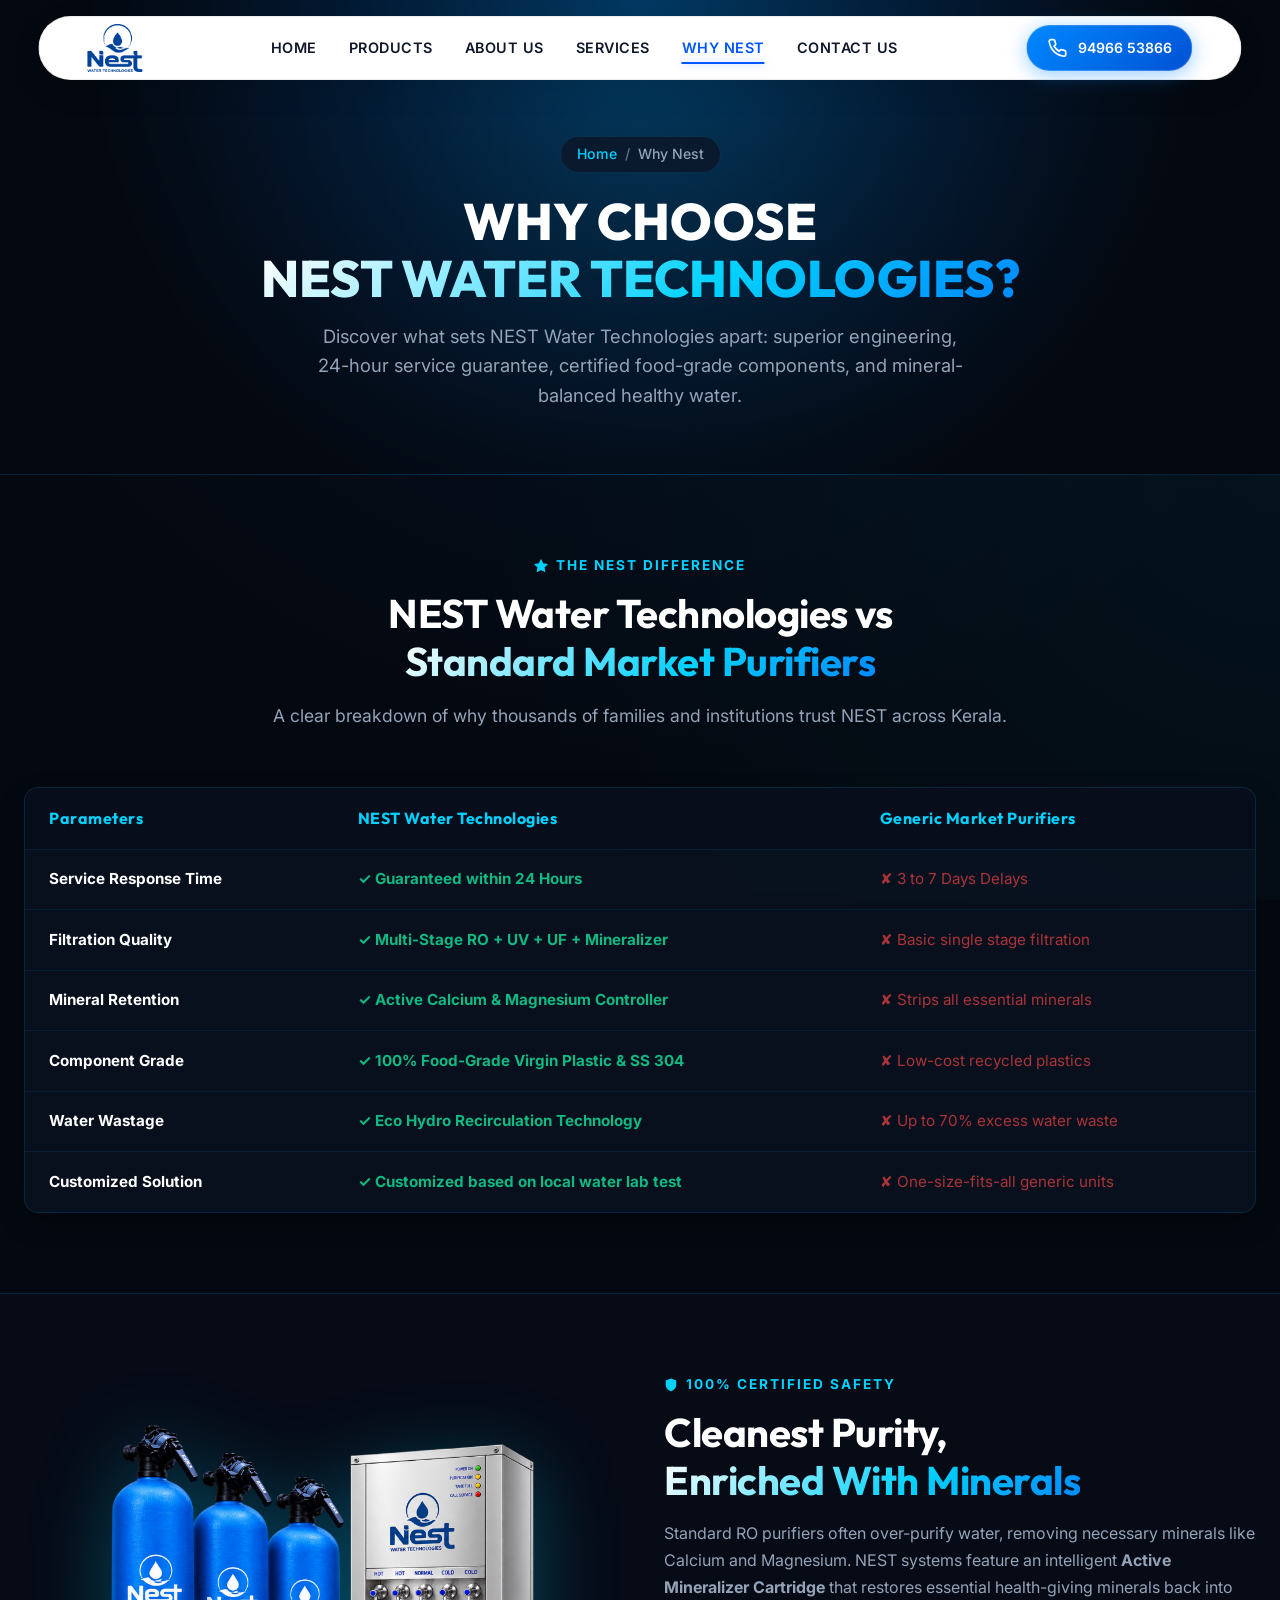
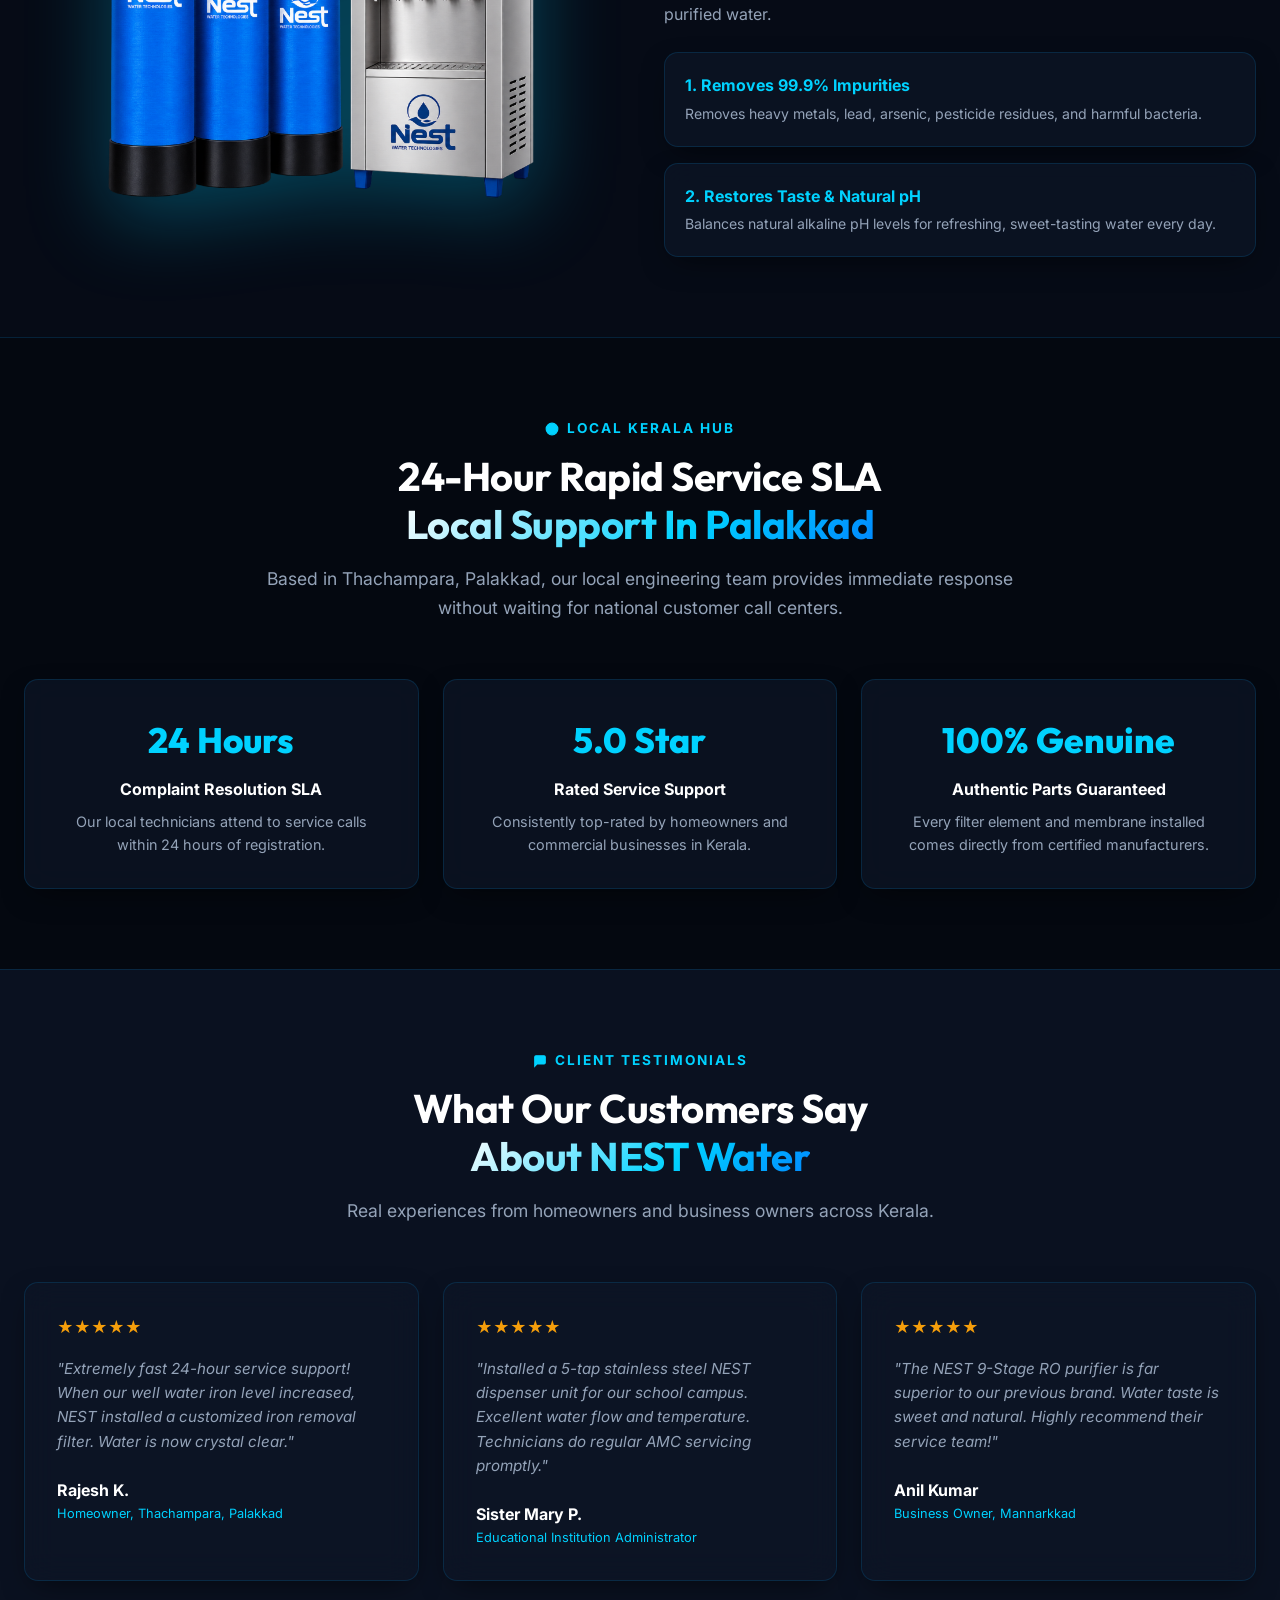
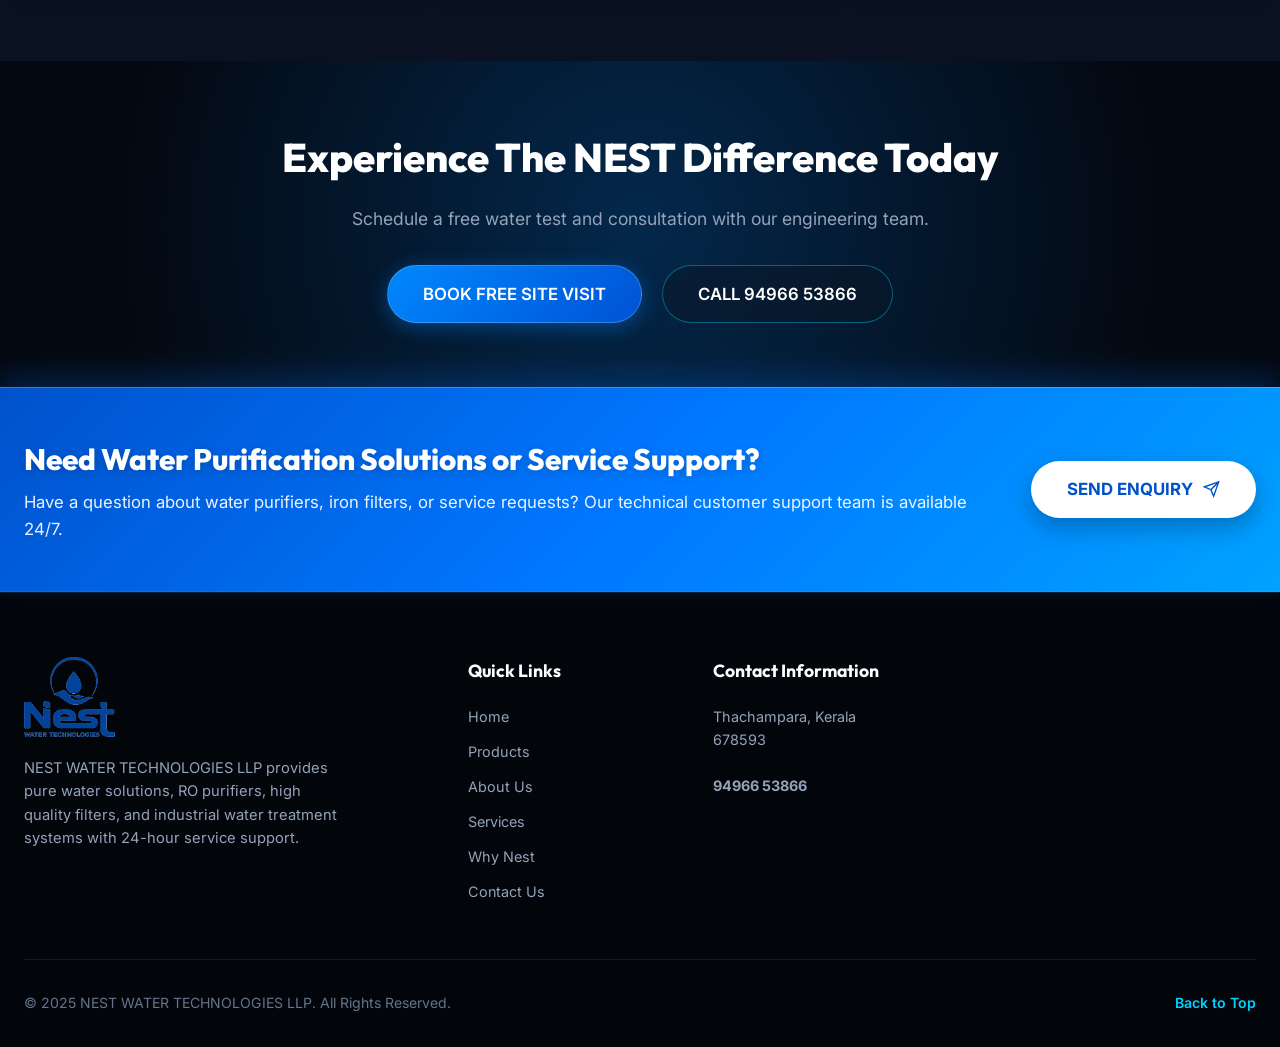
<file: why-nest.html>
<!DOCTYPE html>
<html lang="en">
<head>
  <meta charset="UTF-8">
  <meta name="viewport" content="width=device-width, initial-scale=1.0">
  <meta stroke="theme-color" content="#040810">
  
  <title>Why Choose NEST Water Technologies | Water Experts in Kerala</title>
  <meta name="title" content="Why Choose NEST Water Technologies | Water Experts in Kerala">
  <meta name="description" content="Discover why NEST Water Technologies LLP is Kerala's most trusted choice for RO purifiers, 24-hour service guarantee, active mineral retention, and genuine spare parts.">
  <meta name="keywords" content="why NEST water, best water purifier Kerala, RO purifier comparison Kerala, water filter Palakkad, NEST Water Technologies LLP">
  <meta name="robots" content="index, follow">
  <link rel="canonical" href="https://nestwater.in/why-nest.html">

  <meta property="og:type" content="website">
  <meta property="og:url" content="https://nestwater.in/why-nest.html">
  <meta property="og:title" content="Why Choose NEST Water Technologies | Water Experts in Kerala">
  <meta property="og:description" content="Quality, 24-hour service commitment, certified purity, and active mineral retention.">
  <meta property="og:image" content="assets/hero-purifier.png">

  <link rel="icon" type="image/svg+xml" href="assets/favicon.svg">
  <link rel="preconnect" href="https://fonts.googleapis.com">
  <link rel="preconnect" href="https://fonts.gstatic.com" crossorigin>
  <link href="https://fonts.googleapis.com/css2?family=Inter:wght@400;500;600;700&family=Outfit:wght@600;700;800&display=swap" rel="stylesheet">
  <link rel="stylesheet" href="styles.css">
</head>
<body>

  <!-- Header Nav -->
  <header class="site-header" id="siteHeader">
    <div class="container header-container">
      <a href="index.html" class="brand-logo" aria-label="NEST Water Technologies Homepage">
        <img src="assets/logo-exact.png" alt="NEST Water Technologies Logo" width="260" height="75">
      </a>
      <nav class="desktop-nav" aria-label="Main Navigation">
        <ul class="nav-menu">
          <li><a href="index.html" class="nav-link">HOME</a></li>
          <li><a href="products.html" class="nav-link">PRODUCTS</a></li>
          <li><a href="about.html" class="nav-link">ABOUT US</a></li>
          <li><a href="services.html" class="nav-link">SERVICES</a></li>
          <li><a href="why-nest.html" class="nav-link active">WHY NEST</a></li>
          <li><a href="contact.html" class="nav-link">CONTACT US</a></li>
        </ul>
      </nav>
      <div class="header-actions">
        <a href="tel:9496653866" class="btn btn-primary phone-cta-btn">
          <svg class="btn-icon" viewBox="0 0 24 24" fill="none" stroke="currentColor" stroke-width="2"><path d="M22 16.92v3a2 2 0 0 1-2.18 2 19.79 19.79 0 0 1-8.63-3.07 19.5 19.5 0 0 1-6-6 19.79 19.79 0 0 1-3.07-8.67A2 2 0 0 1 4.11 2h3a2 2 0 0 1 2 1.72 12.84 12.84 0 0 0 .7 2.81 2 2 0 0 1-.45 2.11L8.09 9.91a16 16 0 0 0 6 6l1.27-1.27a2 2 0 0 1 2.11-.45 12.84 12.84 0 0 0 2.81.7A2 2 0 0 1 22 16.92z"/></svg>
          <span>94966 53866</span>
        </a>
      </div>
      <button class="mobile-toggle" id="mobileToggle" aria-label="Toggle Menu" aria-expanded="false">
        <span></span><span></span><span></span>
      </button>
    </div>
  </header>

  <!-- Mobile Drawer -->
  <div class="mobile-nav-overlay" id="mobileNavOverlay" aria-hidden="true">
    <ul class="mobile-nav-links">
      <li><a href="index.html" class="mobile-nav-link">Home</a></li>
      <li><a href="products.html" class="mobile-nav-link">Products</a></li>
      <li><a href="about.html" class="mobile-nav-link">About Us</a></li>
      <li><a href="services.html" class="mobile-nav-link">Services</a></li>
      <li><a href="why-nest.html" class="mobile-nav-link active">Why Nest</a></li>
      <li><a href="contact.html" class="mobile-nav-link">Contact Us</a></li>
    </ul>
  </div>

  <main>
    <!-- Page Header Banner -->
    <section class="page-header-banner">
      <div class="hero-aura-glow"></div>
      <div class="container">
        <div class="breadcrumb">
          <a href="index.html">Home</a>
          <span class="breadcrumb-sep">/</span>
          <span>Why Nest</span>
        </div>
        <h1 class="page-banner-title">Why Choose <br><span class="glow-text">NEST Water Technologies?</span></h1>
        <p class="page-banner-sub">
          Discover what sets NEST Water Technologies apart: superior engineering, 24-hour service guarantee, certified food-grade components, and mineral-balanced healthy water.
        </p>
      </div>
    </section>

    <!-- Section 1: The NEST Advantage Matrix -->
    <section style="padding: 5rem 0;">
      <div class="container">
        <div class="section-header center">
          <div class="eyebrow">
            <svg viewBox="0 0 24 24" fill="none" stroke="currentColor" stroke-width="2"><polygon points="12 2 15.09 8.26 22 9.27 17 14.14 18.18 21.02 12 17.77 5.82 21.02 7 14.14 2 9.27 8.91 8.26 12 2"/></svg>
            <span>THE NEST DIFFERENCE</span>
          </div>
          <h2 class="section-title">NEST Water Technologies vs<br><span class="glow-text">Standard Market Purifiers</span></h2>
          <p class="section-subtitle">A clear breakdown of why thousands of families and institutions trust NEST across Kerala.</p>
        </div>

        <div class="comparison-table-wrapper" style="margin-top: 3rem;">
          <table class="comparison-table">
            <thead>
              <tr>
                <th>Parameters</th>
                <th>NEST Water Technologies</th>
                <th>Generic Market Purifiers</th>
              </tr>
            </thead>
            <tbody>
              <tr>
                <td><strong>Service Response Time</strong></td>
                <td><span class="table-check">✓ Guaranteed within 24 Hours</span></td>
                <td><span class="table-cross">✘ 3 to 7 Days Delays</span></td>
              </tr>
              <tr>
                <td><strong>Filtration Quality</strong></td>
                <td><span class="table-check">✓ Multi-Stage RO + UV + UF + Mineralizer</span></td>
                <td><span class="table-cross">✘ Basic single stage filtration</span></td>
              </tr>
              <tr>
                <td><strong>Mineral Retention</strong></td>
                <td><span class="table-check">✓ Active Calcium & Magnesium Controller</span></td>
                <td><span class="table-cross">✘ Strips all essential minerals</span></td>
              </tr>
              <tr>
                <td><strong>Component Grade</strong></td>
                <td><span class="table-check">✓ 100% Food-Grade Virgin Plastic & SS 304</span></td>
                <td><span class="table-cross">✘ Low-cost recycled plastics</span></td>
              </tr>
              <tr>
                <td><strong>Water Wastage</strong></td>
                <td><span class="table-check">✓ Eco Hydro Recirculation Technology</span></td>
                <td><span class="table-cross">✘ Up to 70% excess water waste</span></td>
              </tr>
              <tr>
                <td><strong>Customized Solution</strong></td>
                <td><span class="table-check">✓ Customized based on local water lab test</span></td>
                <td><span class="table-cross">✘ One-size-fits-all generic units</span></td>
              </tr>
            </tbody>
          </table>
        </div>
      </div>
    </section>

    <!-- Section 2: 100% Certified Safety & Active Mineral Retention -->
    <section style="padding: 5rem 0; background: rgba(7, 14, 27, 0.6); border-top: 1px solid var(--border-color); border-bottom: 1px solid var(--border-color);">
      <div class="container">
        <div class="hero-grid" style="grid-template-columns: 1fr 1fr;">
          <div style="position: relative;">
            <img src="assets/hero-purifier-clean.png" alt="NEST Certified Purifier" style="width: 100%; max-height: 480px; object-fit: contain; filter: drop-shadow(0 20px 40px rgba(0, 210, 255, 0.3));">
          </div>
          <div>
            <div class="eyebrow">
              <svg viewBox="0 0 24 24" fill="none" stroke="currentColor" stroke-width="2"><path d="M12 22s8-4 8-10V5l-8-3-8 3v7c0 6 8 10 8 10z"/></svg>
              <span>100% CERTIFIED SAFETY</span>
            </div>
            <h2 class="section-title">Cleanest Purity,<br><span class="glow-text">Enriched With Minerals</span></h2>
            <p style="color: var(--text-secondary); line-height: 1.7; margin-bottom: 1.25rem;">
              Standard RO purifiers often over-purify water, removing necessary minerals like Calcium and Magnesium. NEST systems feature an intelligent <strong>Active Mineralizer Cartridge</strong> that restores essential health-giving minerals back into purified water.
            </p>
            <div style="display: flex; flex-direction: column; gap: 1rem; margin-top: 1.5rem;">
              <div class="glass-card" style="padding: 1.25rem;">
                <h4 style="color: var(--accent-cyan); margin-bottom: 0.25rem;">1. Removes 99.9% Impurities</h4>
                <p style="font-size: 0.88rem; color: var(--text-secondary);">Removes heavy metals, lead, arsenic, pesticide residues, and harmful bacteria.</p>
              </div>
              <div class="glass-card" style="padding: 1.25rem;">
                <h4 style="color: var(--accent-cyan); margin-bottom: 0.25rem;">2. Restores Taste & Natural pH</h4>
                <p style="font-size: 0.88rem; color: var(--text-secondary);">Balances natural alkaline pH levels for refreshing, sweet-tasting water every day.</p>
              </div>
            </div>
          </div>
        </div>
      </div>
    </section>

    <!-- Section 3: 24-Hour Rapid Response SLA Commitment -->
    <section style="padding: 5rem 0;">
      <div class="container">
        <div class="section-header center">
          <div class="eyebrow">
            <svg viewBox="0 0 24 24" fill="none" stroke="currentColor" stroke-width="2"><circle cx="12" cy="12" r="10"/><polyline points="12 6 12 12 16 14"/></svg>
            <span>LOCAL KERALA HUB</span>
          </div>
          <h2 class="section-title">24-Hour Rapid Service SLA<br><span class="glow-text">Local Support In Palakkad</span></h2>
          <p class="section-subtitle">Based in Thachampara, Palakkad, our local engineering team provides immediate response without waiting for national customer call centers.</p>
        </div>

        <div style="display: grid; grid-template-columns: repeat(3, 1fr); gap: 1.5rem; margin-top: 3rem;">
          <div class="glass-card" style="padding: 2rem; text-align: center;">
            <div style="font-family: var(--font-heading); font-size: 2.2rem; font-weight: 800; color: var(--accent-cyan); margin-bottom: 0.5rem;">24 Hours</div>
            <h4 style="color: #fff; margin-bottom: 0.5rem;">Complaint Resolution SLA</h4>
            <p style="font-size: 0.9rem; color: var(--text-secondary); line-height: 1.6;">Our local technicians attend to service calls within 24 hours of registration.</p>
          </div>

          <div class="glass-card" style="padding: 2rem; text-align: center;">
            <div style="font-family: var(--font-heading); font-size: 2.2rem; font-weight: 800; color: var(--accent-cyan); margin-bottom: 0.5rem;">5.0 Star</div>
            <h4 style="color: #fff; margin-bottom: 0.5rem;">Rated Service Support</h4>
            <p style="font-size: 0.9rem; color: var(--text-secondary); line-height: 1.6;">Consistently top-rated by homeowners and commercial businesses in Kerala.</p>
          </div>

          <div class="glass-card" style="padding: 2rem; text-align: center;">
            <div style="font-family: var(--font-heading); font-size: 2.2rem; font-weight: 800; color: var(--accent-cyan); margin-bottom: 0.5rem;">100% Genuine</div>
            <h4 style="color: #fff; margin-bottom: 0.5rem;">Authentic Parts Guaranteed</h4>
            <p style="font-size: 0.9rem; color: var(--text-secondary); line-height: 1.6;">Every filter element and membrane installed comes directly from certified manufacturers.</p>
          </div>
        </div>
      </div>
    </section>

    <!-- Section 4: Customer Testimonials & Reviews -->
    <section style="padding: 5rem 0; background: rgba(13, 22, 39, 0.7); border-top: 1px solid var(--border-color);">
      <div class="container">
        <div class="section-header center">
          <div class="eyebrow">
            <svg viewBox="0 0 24 24" fill="none" stroke="currentColor" stroke-width="2"><path d="M21 15a2 2 0 0 1-2 2H7l-4 4V5a2 2 0 0 1 2-2h14a2 2 0 0 1 2 2z"/></svg>
            <span>CLIENT TESTIMONIALS</span>
          </div>
          <h2 class="section-title">What Our Customers Say<br><span class="glow-text">About NEST Water</span></h2>
          <p class="section-subtitle">Real experiences from homeowners and business owners across Kerala.</p>
        </div>

        <div style="display: grid; grid-template-columns: repeat(auto-fit, minmax(300px, 1fr)); gap: 1.5rem; margin-top: 3rem;">
          <div class="glass-card" style="padding: 2rem;">
            <div style="color: #F59E0B; margin-bottom: 1rem;">★★★★★</div>
            <p style="color: var(--text-secondary); font-style: italic; font-size: 0.95rem; line-height: 1.6; margin-bottom: 1.5rem;">
              "Extremely fast 24-hour service support! When our well water iron level increased, NEST installed a customized iron removal filter. Water is now crystal clear."
            </p>
            <div style="font-weight: 700; color: #fff;">Rajesh K.</div>
            <div style="font-size: 0.8rem; color: var(--accent-cyan);">Homeowner, Thachampara, Palakkad</div>
          </div>

          <div class="glass-card" style="padding: 2rem;">
            <div style="color: #F59E0B; margin-bottom: 1rem;">★★★★★</div>
            <p style="color: var(--text-secondary); font-style: italic; font-size: 0.95rem; line-height: 1.6; margin-bottom: 1.5rem;">
              "Installed a 5-tap stainless steel NEST dispenser unit for our school campus. Excellent water flow and temperature. Technicians do regular AMC servicing promptly."
            </p>
            <div style="font-weight: 700; color: #fff;">Sister Mary P.</div>
            <div style="font-size: 0.8rem; color: var(--accent-cyan);">Educational Institution Administrator</div>
          </div>

          <div class="glass-card" style="padding: 2rem;">
            <div style="color: #F59E0B; margin-bottom: 1rem;">★★★★★</div>
            <p style="color: var(--text-secondary); font-style: italic; font-size: 0.95rem; line-height: 1.6; margin-bottom: 1.5rem;">
              "The NEST 9-Stage RO purifier is far superior to our previous brand. Water taste is sweet and natural. Highly recommend their service team!"
            </p>
            <div style="font-weight: 700; color: #fff;">Anil Kumar</div>
            <div style="font-size: 0.8rem; color: var(--accent-cyan);">Business Owner, Mannarkkad</div>
          </div>
        </div>
      </div>
    </section>

    <!-- Section 5: Consultation & Free Site Visit CTA -->
    <section style="padding: 4rem 0; background: radial-gradient(circle at 50% 50%, rgba(0, 136, 255, 0.25) 0%, rgba(4, 8, 16, 0.98) 80%); text-align: center;">
      <div class="container">
        <h2 style="font-family: var(--font-heading); font-size: 2.5rem; font-weight: 800; color: #fff; margin-bottom: 1rem;">Experience The NEST Difference Today</h2>
        <p style="font-size: 1.1rem; color: var(--text-secondary); max-width: 600px; margin: 0 auto 2rem;">Schedule a free water test and consultation with our engineering team.</p>
        <div style="display: flex; justify-content: center; gap: 1.25rem; flex-wrap: wrap;">
          <a href="contact.html" class="btn btn-primary" style="padding: 0.9rem 2.2rem; font-size: 1.05rem;">
            <span>BOOK FREE SITE VISIT</span>
          </a>
          <a href="tel:9496653866" class="btn btn-outline" style="padding: 0.9rem 2.2rem; font-size: 1.05rem;">
            <span>CALL 94966 53866</span>
          </a>
        </div>
      </div>
    </section>

    <!-- Full-Width Blue Bar CTA Banner (Above Footer) -->
    <section class="enquiry-cta-bar">
      <div class="container">
        <div class="cta-bar-content">
          <div class="cta-bar-text">
            <h3 class="cta-bar-title">Need Water Purification Solutions or Service Support?</h3>
            <p class="cta-bar-sub">Have a question about water purifiers, iron filters, or service requests? Our technical customer support team is available 24/7.</p>
          </div>
          <div class="cta-bar-action">
            <a href="contact.html" class="btn btn-light cta-send-enquiry-btn" id="whyNestFooterEnquiryBtn">
              <span>SEND ENQUIRY</span>
              <svg class="btn-icon" viewBox="0 0 24 24" fill="none" stroke="currentColor" stroke-width="2">
                <line x1="22" y1="2" x2="11" y2="13"></line>
                <polygon points="22 2 15 22 11 13 2 9 22 2"></polygon>
              </svg>
            </a>
          </div>
        </div>
      </div>
    </section>
  </main>

  <!-- Footer -->
  <footer class="site-footer">
    <div class="container">
      <div class="footer-grid">
        <div class="footer-brand">
          <img src="assets/logo-exact.png" alt="NEST Water Technologies Logo" width="260" height="75" loading="lazy">
          <p>NEST WATER TECHNOLOGIES LLP provides pure water solutions, RO purifiers, high quality filters, and industrial water treatment systems with 24-hour service support.</p>
        </div>
        <div>
          <h4 class="footer-title">Quick Links</h4>
          <div class="footer-links">
            <a href="index.html">Home</a>
            <a href="products.html">Products</a>
            <a href="about.html">About Us</a>
            <a href="services.html">Services</a>
            <a href="why-nest.html">Why Nest</a>
            <a href="contact.html">Contact Us</a>
          </div>
        </div>
        <div>
          <h4 class="footer-title">Contact Information</h4>
          <div class="footer-links">
            <p style="color: var(--text-secondary); font-size: 0.9rem;">Thachampara, Kerala 678593</p>
            <p style="font-size: 1.1rem; font-weight: 700; color: var(--accent-cyan); margin-top: 0.5rem;">
              <a href="tel:9496653866">94966 53866</a>
            </p>
          </div>
        </div>
      </div>
      <div class="footer-bottom">
        <div>© 2025 NEST WATER TECHNOLOGIES LLP. All Rights Reserved.</div>
        <a href="#siteHeader" class="back-to-top" id="backToTop"><span>Back to Top</span></a>
      </div>
    </div>
  </footer>

  <script src="js/main.js"></script>
</body>
</html>
</file>
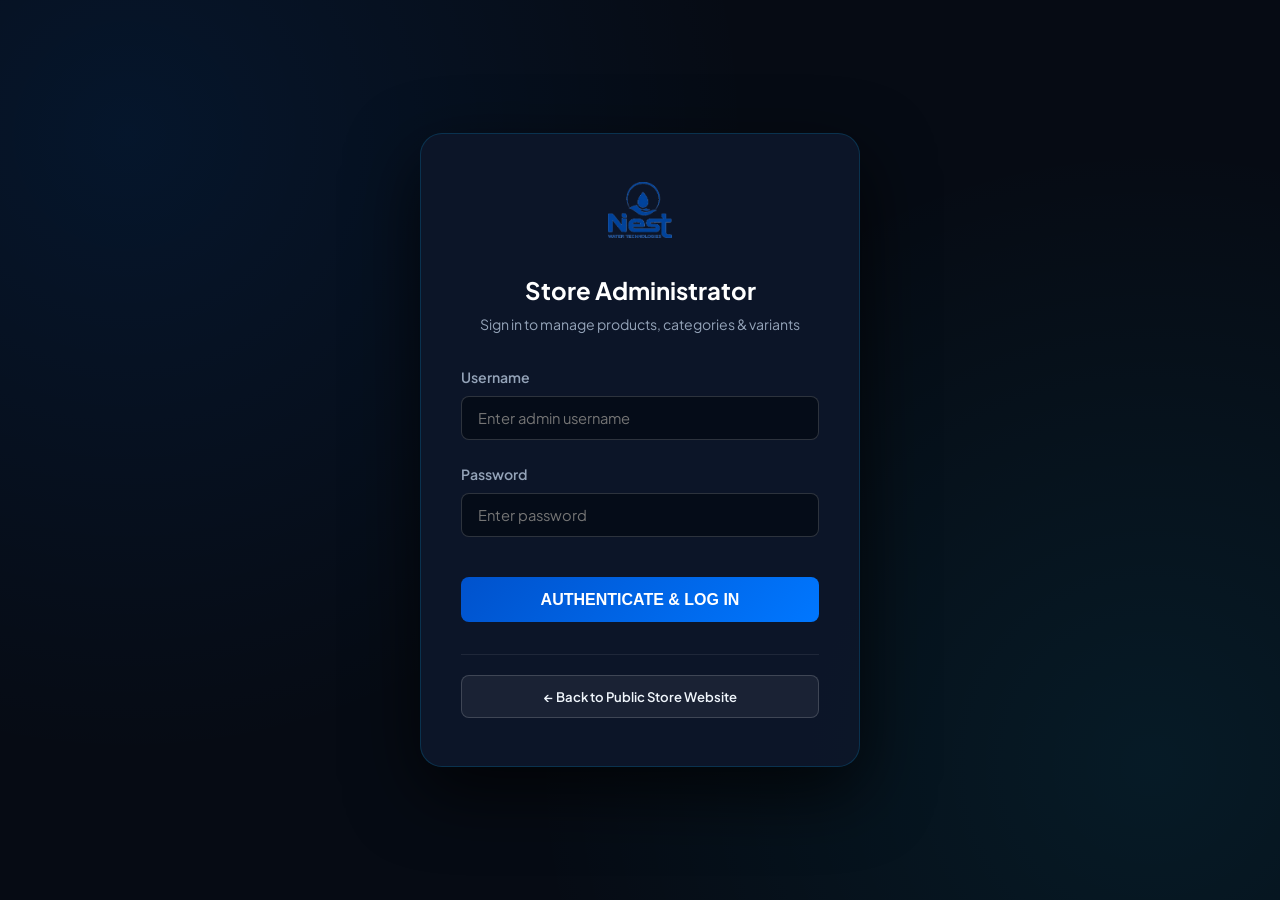
<file: admin/login.html>
<!DOCTYPE html>
<html lang="en">
<head>
  <meta charset="UTF-8">
  <meta name="viewport" content="width=device-width, initial-scale=1.0">
  <title>Admin Login - NEST Water Technologies</title>
  <link rel="preconnect" href="https://fonts.googleapis.com">
  <link rel="preconnect" href="https://fonts.gstatic.com" crossorigin>
  <link href="https://fonts.googleapis.com/css2?family=Plus+Jakarta+Sans:wght@400;500;600;700;800&display=swap" rel="stylesheet">
  <link rel="stylesheet" href="admin.css">
</head>
<body class="admin-body">

  <!-- Desktop PC Only Notice -->
  <div class="desktop-only-warning">
    <div class="desktop-warning-card">
      <div class="desktop-warning-icon">
        <svg width="32" height="32" viewBox="0 0 24 24" fill="none" stroke="currentColor" stroke-width="2">
          <rect x="2" y="3" width="20" height="14" rx="2" ry="2"/>
          <line x1="8" y1="21" x2="16" y2="21"/>
          <line x1="12" y1="17" x2="12" y2="21"/>
        </svg>
      </div>
      <h2 style="font-size: 1.5rem; color: #fff; margin-bottom: 0.75rem;">Desktop PC Required</h2>
      <p style="color: var(--admin-text-sub); font-size: 0.95rem; line-height: 1.6; margin-bottom: 1.5rem;">
        The NEST Water Store Admin Dashboard is optimized exclusively for PC & Laptop screens. Please access this page on a desktop computer or expand your browser window width.
      </p>
      <a href="../index.html" class="btn-admin-secondary" style="display: inline-flex; justify-content: center;">
        <span>&larr; Return to Public Website</span>
      </a>
    </div>
  </div>

  <div class="login-wrapper">
    <div class="login-card">
      <img src="../assets/logo-exact.png" alt="NEST Water Technologies" class="login-logo">
      
      <div style="margin-bottom: 2rem;">
        <h2 style="margin: 0 0 0.35rem 0; font-size: 1.5rem; color: #fff;">Store Administrator</h2>
        <p style="margin: 0; color: var(--admin-text-sub); font-size: 0.88rem;">Sign in to manage products, categories & variants</p>
      </div>

      <div id="loginAlert" style="display: none; background: rgba(255, 77, 79, 0.15); border: 1px solid rgba(255, 77, 79, 0.3); color: #ff4d4f; padding: 0.75rem; border-radius: 8px; font-size: 0.85rem; margin-bottom: 1.5rem; text-align: left;">
      </div>

      <form id="adminLoginForm">
        <div class="form-group" style="text-align: left;">
          <label for="username" class="form-label">Username</label>
          <input type="text" id="username" class="admin-input" placeholder="Enter admin username" required autocomplete="username">
        </div>

        <div class="form-group" style="text-align: left; position: relative;">
          <label for="password" class="form-label">Password</label>
          <input type="password" id="password" class="admin-input" placeholder="Enter password" required autocomplete="current-password">
        </div>

        <button type="submit" class="btn-admin" style="width: 100%; justify-content: center; padding: 0.85rem; font-size: 1rem; margin-top: 1rem;">
          <span>AUTHENTICATE & LOG IN</span>
        </button>
      </form>

      <div style="margin-top: 2rem; border-top: 1px solid rgba(255,255,255,0.08); padding-top: 1.25rem;">
        <a href="../index.html" class="btn-admin-secondary" style="font-size: 0.82rem; width: 100%; justify-content: center; box-sizing: border-box;">
          <span>&larr; Back to Public Store Website</span>
        </a>
      </div>
    </div>
  </div>

  <script src="../js/admin-auth.js"></script>
  <script>
    document.addEventListener('DOMContentLoaded', () => {
      // Auto redirect if already authenticated
      if (window.adminAuth && window.adminAuth.isLoggedIn()) {
        window.location.href = 'index.html';
        return;
      }

      const loginForm = document.getElementById('adminLoginForm');
      const loginAlert = document.getElementById('loginAlert');

      loginForm.addEventListener('submit', async (e) => {
        e.preventDefault();
        const username = document.getElementById('username').value;
        const password = document.getElementById('password').value;

        loginAlert.style.display = 'none';

        const result = await window.adminAuth.login(username, password);
        if (result.success) {
          window.location.href = 'index.html';
        } else {
          loginAlert.textContent = result.message;
          loginAlert.style.display = 'block';
        }
      });
    });
  </script>
</body>
</html>
</file>
<file: styles.css>
/* ==========================================================================
   NEST WATER TECHNOLOGIES LLP - Main Design System & CSS Styles
   Visual Style: Dark Navy, Deep Blue Gradients, Cyan Glow, Glassmorphism
   ========================================================================== */

/* --------------------------------------------------------------------------
   1. Design System & CSS Custom Properties
   -------------------------------------------------------------------------- */
:root {
  /* Colors */
  --bg-dark: #040810;
  --bg-navy: #070E1B;
  --bg-navy-light: #0D1627;
  --bg-card: rgba(13, 22, 39, 0.7);
  --bg-card-hover: rgba(18, 30, 52, 0.85);
  
  --border-color: rgba(0, 168, 255, 0.15);
  --border-color-glow: rgba(0, 210, 255, 0.4);
  
  --accent-cyan: #00D2FF;
  --accent-blue: #0088FF;
  --accent-deep-blue: #0055FF;
  --accent-glow: rgba(0, 210, 255, 0.25);

  --text-primary: #FFFFFF;
  --text-secondary: #94A3B8;
  --text-muted: #64748B;
  
  /* Fonts */
  --font-heading: 'Outfit', -apple-system, BlinkMacSystemFont, 'Segoe UI', Roboto, sans-serif;
  --font-body: 'Inter', -apple-system, BlinkMacSystemFont, 'Segoe UI', Roboto, sans-serif;
  
  /* Layout */
  --container-max: 1280px;
  --header-height: 80px;
  --radius-sm: 8px;
  --radius-md: 14px;
  --radius-lg: 20px;
  --radius-full: 9999px;
  
  /* Transitions */
  --transition-fast: 0.2s cubic-bezier(0.4, 0, 0.2, 1);
  --transition-normal: 0.35s cubic-bezier(0.4, 0, 0.2, 1);
  --transition-slow: 0.5s cubic-bezier(0.4, 0, 0.2, 1);

  /* Shadows & Glows */
  --shadow-card: 0 10px 30px -10px rgba(0, 0, 0, 0.6);
  --glow-cyan: 0 0 25px rgba(0, 210, 255, 0.3);
  --glow-blue: 0 0 35px rgba(0, 136, 255, 0.25);
}

/* --------------------------------------------------------------------------
   2. Reset & General Setup
   -------------------------------------------------------------------------- */
*, *::before, *::after {
  box-sizing: border-box;
  margin: 0;
  padding: 0;
}

html {
  scroll-behavior: smooth;
  font-size: 16px;
  overflow-x: hidden;
}

body {
  font-family: var(--font-body);
  background-color: var(--bg-dark);
  color: var(--text-primary);
  line-height: 1.6;
  overflow-x: hidden;
  -webkit-font-smoothing: antialiased;
  -moz-osx-font-smoothing: grayscale;
  background-image: 
    radial-gradient(circle at 50% 0%, rgba(0, 136, 255, 0.08) 0%, transparent 70%),
    radial-gradient(circle at 100% 50%, rgba(0, 210, 255, 0.05) 0%, transparent 60%);
  background-attachment: fixed;
}

img, svg {
  max-width: 100%;
  height: auto;
  display: block;
}

a {
  color: inherit;
  text-decoration: none;
  transition: color var(--transition-fast);
}

button, input, select, textarea {
  font-family: inherit;
  font-size: inherit;
  outline: none;
  border: none;
  background: none;
}

button {
  cursor: pointer;
}

ul {
  list-style: none;
}

/* Container */
.container {
  width: 100%;
  max-width: var(--container-max);
  margin: 0 auto;
  padding: 0 1.5rem;
}

/* Section Common Styles */
.section-padding {
  padding: 5rem 0;
}

.section-header {
  text-align: center;
  max-width: 750px;
  margin: 0 auto 3.5rem auto;
}

.eyebrow {
  display: inline-flex;
  align-items: center;
  gap: 0.5rem;
  font-family: var(--font-body);
  font-size: 0.85rem;
  font-weight: 700;
  text-transform: uppercase;
  letter-spacing: 2px;
  color: var(--accent-cyan);
  margin-bottom: 0.75rem;
}

.eyebrow svg {
  width: 14px;
  height: 14px;
  fill: var(--accent-cyan);
}

.section-title {
  font-family: var(--font-heading);
  font-size: 2.5rem;
  font-weight: 700;
  line-height: 1.2;
  color: var(--text-primary);
  margin-bottom: 1rem;
  letter-spacing: -0.5px;
}

.section-subtitle {
  font-size: 1.1rem;
  color: var(--text-secondary);
  line-height: 1.7;
}

/* Glow Text Utility */
.glow-text {
  background: linear-gradient(135deg, #FFFFFF 0%, var(--accent-cyan) 60%, var(--accent-blue) 100%);
  -webkit-background-clip: text;
  -webkit-text-fill-color: transparent;
  display: inline-block;
}

/* --------------------------------------------------------------------------
   3. Glass Cards & Styling Components
   -------------------------------------------------------------------------- */
.glass-card {
  background: var(--bg-card);
  backdrop-filter: blur(16px);
  -webkit-backdrop-filter: blur(16px);
  border: 1px solid var(--border-color);
  border-radius: var(--radius-md);
  box-shadow: var(--shadow-card);
  transition: transform var(--transition-normal), border-color var(--transition-normal), box-shadow var(--transition-normal);
}

.glass-card:hover {
  transform: translateY(-4px);
  border-color: var(--border-color-glow);
  box-shadow: 0 15px 35px -10px rgba(0, 168, 255, 0.25);
  background: var(--bg-card-hover);
}

/* Buttons */
.btn {
  display: inline-flex;
  align-items: center;
  justify-content: center;
  gap: 0.65rem;
  padding: 0.85rem 1.75rem;
  font-family: var(--font-body);
  font-size: 0.95rem;
  font-weight: 600;
  border-radius: var(--radius-full);
  transition: all var(--transition-fast);
  white-space: nowrap;
}

.btn-primary {
  background: linear-gradient(135deg, var(--accent-blue) 0%, #0052D4 100%);
  color: var(--text-primary);
  box-shadow: 0 4px 20px rgba(0, 136, 255, 0.4);
  border: 1px solid rgba(255, 255, 255, 0.2);
}

.btn-primary:hover {
  background: linear-gradient(135deg, var(--accent-cyan) 0%, var(--accent-blue) 100%);
  box-shadow: 0 6px 25px rgba(0, 210, 255, 0.6);
  transform: translateY(-2px);
}

.btn-outline {
  background: rgba(13, 22, 39, 0.5);
  color: var(--text-primary);
  border: 1px solid var(--border-color-glow);
  backdrop-filter: blur(8px);
}

.btn-outline:hover {
  background: rgba(0, 210, 255, 0.1);
  border-color: var(--accent-cyan);
  color: var(--accent-cyan);
  transform: translateY(-2px);
}

.btn-icon {
  width: 20px;
  height: 20px;
  transition: transform var(--transition-fast);
}

.btn:hover .btn-icon {
  transform: translateX(4px);
}

/* --------------------------------------------------------------------------
   4. Header & Navigation
   -------------------------------------------------------------------------- */
.site-header {
  position: fixed;
  top: 1rem;
  left: 50%;
  transform: translateX(-50%);
  width: min(94%, 1240px);
  height: 64px;
  z-index: 1000;
  background-color: #ffffff;
  border: 1px solid rgba(0, 0, 0, 0.08);
  border-radius: var(--radius-full);
  box-shadow: 0 10px 30px rgba(0, 0, 0, 0.1);
  padding: 0 1.5rem;
  transition: all var(--transition-normal);
}

.site-header.scrolled {
  background-color: rgba(255, 255, 255, 0.96);
  backdrop-filter: blur(16px);
  -webkit-backdrop-filter: blur(16px);
  border-color: rgba(0, 0, 0, 0.12);
  box-shadow: 0 12px 35px rgba(0, 0, 0, 0.15);
  top: 0.75rem;
}

.header-container {
  display: flex;
  align-items: center;
  justify-content: space-between;
  height: 100%;
}

.brand-logo {
  display: flex;
  align-items: center;
}

.brand-logo img {
  height: 48px;
  width: auto;
  max-width: 220px;
  object-fit: contain;
  transition: transform var(--transition-fast);
}

.brand-logo:hover img {
  transform: scale(1.04);
}

/* Desktop Nav Links */
.nav-menu {
  display: flex;
  align-items: center;
  gap: 2rem;
}

.nav-link {
  font-size: 0.9rem;
  font-weight: 600;
  color: #0F172A;
  letter-spacing: 0.5px;
  position: relative;
  padding: 0.5rem 0;
}

.nav-link:hover,
.nav-link.active {
  color: var(--accent-deep-blue);
}

.nav-link::after {
  content: '';
  position: absolute;
  bottom: 0;
  left: 0;
  width: 0;
  height: 2.5px;
  background: var(--accent-deep-blue);
  transition: width var(--transition-fast);
  box-shadow: 0 0 8px rgba(0, 85, 255, 0.4);
}

.nav-link:hover::after,
.nav-link.active::after {
  width: 100%;
}

.header-actions {
  display: flex;
  align-items: center;
  gap: 1rem;
}

.phone-cta-btn {
  padding: 0.65rem 1.25rem;
  font-size: 0.88rem;
}

/* Mobile Hamburger Toggle */
.mobile-toggle {
  display: none;
  flex-direction: column;
  justify-content: space-around;
  width: 32px;
  height: 32px;
  background: transparent;
  border: none;
  cursor: pointer;
  z-index: 1001;
}

.mobile-toggle span {
  width: 100%;
  height: 2.5px;
  background-color: #0F172A;
  border-radius: 2px;
  transition: all var(--transition-normal);
}

.mobile-toggle.active span:nth-child(1) {
  transform: rotate(45deg) translate(6px, 6px);
}

.mobile-toggle.active span:nth-child(2) {
  opacity: 0;
}

.mobile-toggle.active span:nth-child(3) {
  transform: rotate(-45deg) translate(6px, -6px);
}

/* Mobile Navigation Overlay */
.mobile-nav-overlay {
  position: fixed;
  top: 0;
  left: 0;
  width: 100%;
  height: 100vh;
  background: rgba(4, 8, 16, 0.96);
  backdrop-filter: blur(24px);
  -webkit-backdrop-filter: blur(24px);
  z-index: 999;
  display: flex;
  flex-direction: column;
  justify-content: center;
  align-items: center;
  gap: 2rem;
  opacity: 0;
  visibility: hidden;
  transition: opacity var(--transition-normal), visibility var(--transition-normal);
}

.mobile-nav-overlay.active {
  opacity: 1;
  visibility: visible;
}

.mobile-nav-links {
  display: flex;
  flex-direction: column;
  align-items: center;
  gap: 1.5rem;
}

.mobile-nav-link {
  font-family: var(--font-heading);
  font-size: 1.5rem;
  font-weight: 600;
  color: var(--text-primary);
}

.mobile-nav-link:hover {
  color: var(--accent-cyan);
}

/* --------------------------------------------------------------------------
   5. Hero Section
   -------------------------------------------------------------------------- */
.hero-section {
  position: relative;
  padding-top: calc(var(--header-height) + 3rem);
  padding-bottom: 5rem;
  min-height: 100vh;
  display: flex;
  align-items: center;
  overflow: hidden;
  background: radial-gradient(circle at 75% 30%, rgba(0, 85, 255, 0.15) 0%, transparent 50%),
              radial-gradient(circle at 20% 70%, rgba(0, 210, 255, 0.08) 0%, transparent 60%);
}

.hero-grid {
  display: grid;
  grid-template-columns: 1fr 1.25fr;
  gap: 3rem;
  align-items: center;
}

.hero-content {
  z-index: 2;
}

.hero-title {
  font-family: var(--font-heading);
  font-size: 3.8rem;
  font-weight: 800;
  line-height: 1.05;
  letter-spacing: -1.5px;
  margin-bottom: 1.25rem;
  text-transform: uppercase;
}

.hero-subtitle {
  font-size: 1.2rem;
  color: var(--text-secondary);
  margin-bottom: 2rem;
  max-width: 540px;
}

.hero-actions {
  display: flex;
  align-items: center;
  gap: 1.25rem;
  margin-bottom: 3rem;
  flex-wrap: wrap;
}

/* --------------------------------------------------------------------------
   Creative Animated Elements on & around Filter Image
   -------------------------------------------------------------------------- */

/* Multi-layer Ambient Aura Glows */
.hero-aura-glow {
  position: absolute;
  top: 50%;
  left: 50%;
  transform: translate(-50%, -50%);
  width: 120%;
  height: 120%;
  background: radial-gradient(circle, rgba(0, 210, 255, 0.25) 0%, rgba(0, 85, 255, 0.12) 45%, transparent 70%);
  filter: blur(50px);
  z-index: -1;
  pointer-events: none;
}

.hero-aura-ring {
  position: absolute;
  top: 50%;
  left: 50%;
  transform: translate(-50%, -50%);
  border-radius: 50%;
  border: 1px dashed rgba(0, 210, 255, 0.25);
  pointer-events: none;
}

.aura-ring-1 {
  width: 720px;
  height: 720px;
  animation: auraRotate 25s linear infinite;
}

.aura-ring-2 {
  width: 860px;
  height: 860px;
  border-style: dotted;
  border-color: rgba(0, 136, 255, 0.18);
  animation: auraRotateReverse 35s linear infinite;
}

@keyframes auraRotate {
  from { transform: translate(-50%, -50%) rotate(0deg); }
  to { transform: translate(-50%, -50%) rotate(360deg); }
}

@keyframes auraRotateReverse {
  from { transform: translate(-50%, -50%) rotate(360deg); }
  to { transform: translate(-50%, -50%) rotate(0deg); }
}

/* Creative Floating Tech Badges */
.hero-chips-container {
  display: contents;
}

.floating-chip {
  position: absolute;
  display: flex;
  align-items: center;
  gap: 0.75rem;
  padding: 0.65rem 1rem;
  background: rgba(7, 14, 27, 0.85);
  border: 1px solid var(--border-color-glow);
  border-radius: var(--radius-md);
  backdrop-filter: blur(16px);
  -webkit-backdrop-filter: blur(16px);
  box-shadow: 0 12px 30px rgba(0, 0, 0, 0.6), var(--glow-cyan);
  z-index: 5;
  transition: transform var(--transition-normal), border-color var(--transition-normal);
}

.floating-chip:hover {
  transform: translateY(-4px) scale(1.04) !important;
  border-color: var(--accent-cyan);
  box-shadow: 0 16px 35px rgba(0, 210, 255, 0.25);
}

.chip-top-left {
  top: 8%;
  left: -8%;
}

.chip-top-right {
  top: 15%;
  right: -8%;
}

.chip-bottom-left {
  bottom: 18%;
  left: -10%;
}

.chip-bottom-right {
  bottom: 10%;
  right: -6%;
}

.chip-icon-box {
  width: 36px;
  height: 36px;
  border-radius: var(--radius-sm);
  background: rgba(0, 210, 255, 0.12);
  border: 1px solid rgba(0, 210, 255, 0.3);
  display: flex;
  align-items: center;
  justify-content: center;
  color: var(--accent-cyan);
  flex-shrink: 0;
}

.chip-icon-box svg {
  width: 18px;
  height: 18px;
}

.chip-title {
  font-family: var(--font-heading);
  font-size: 0.85rem;
  font-weight: 700;
  color: var(--text-primary);
  line-height: 1.1;
}

.chip-sub {
  font-size: 0.7rem;
  color: var(--text-muted);
}

/* Floating Animations */
.float-anim-1 {
  animation: floatLevitate 5s ease-in-out infinite;
}

.float-anim-2 {
  animation: floatLevitate 6s ease-in-out 1s infinite;
}

.float-anim-3 {
  animation: floatLevitate 5.5s ease-in-out 2s infinite;
}

.float-anim-4 {
  animation: floatLevitate 6.5s ease-in-out 0.5s infinite;
}

@keyframes floatLevitate {
  0%, 100% { transform: translateY(0px); }
  50% { transform: translateY(-10px); }
}

/* Live LED Pulse Dot */
.status-pulse-box {
  position: relative;
  background: rgba(16, 185, 129, 0.15);
  border-color: rgba(16, 185, 129, 0.4);
}

.live-dot-pulse {
  width: 10px;
  height: 10px;
  background-color: #10B981;
  border-radius: 50%;
  box-shadow: 0 0 10px #10B981;
  animation: blinkLed 1.5s infinite;
}

@keyframes blinkLed {
  0%, 100% { opacity: 1; transform: scale(1); }
  50% { opacity: 0.4; transform: scale(0.85); }
}

/* Interactive Hotspots on Purifier Filter Image */
.filter-hotspot {
  position: absolute;
  z-index: 10;
}

.spot-display {
  top: 12%;
  left: 52%;
}

.spot-membrane {
  top: 32%;
  left: 48%;
}

.spot-uv {
  top: 76%;
  left: 45%;
}

.hotspot-trigger {
  position: relative;
  width: 32px;
  height: 32px;
  background: transparent;
  border: none;
  cursor: pointer;
  display: flex;
  align-items: center;
  justify-content: center;
}

.hotspot-ring {
  position: absolute;
  width: 100%;
  height: 100%;
  border-radius: 50%;
  border: 2px solid var(--accent-cyan);
  background: rgba(0, 210, 255, 0.2);
  animation: hotspotRingPulse 2s infinite ease-out;
}

.hotspot-core {
  position: relative;
  width: 10px;
  height: 10px;
  border-radius: 50%;
  background: var(--accent-cyan);
  box-shadow: 0 0 14px var(--accent-cyan), 0 0 20px var(--accent-blue);
  border: 1px solid rgba(255, 255, 255, 0.6);
}

@keyframes hotspotRingPulse {
  0% { transform: scale(0.6); opacity: 0.9; }
  100% { transform: scale(2.4); opacity: 0; }
}

.hotspot-popover {
  position: absolute;
  bottom: 40px;
  left: 50%;
  transform: translateX(-50%) translateY(8px);
  width: 230px;
  background: rgba(4, 8, 16, 0.95);
  border: 1px solid var(--border-color-glow);
  border-radius: var(--radius-sm);
  padding: 0.85rem 1rem;
  backdrop-filter: blur(16px);
  -webkit-backdrop-filter: blur(16px);
  box-shadow: 0 15px 35px rgba(0, 0, 0, 0.85), var(--glow-cyan);
  opacity: 0;
  visibility: hidden;
  transition: opacity 0.3s ease, transform 0.3s ease, visibility 0.3s;
  pointer-events: none;
}

.filter-hotspot:hover .hotspot-popover,
.filter-hotspot.active .hotspot-popover {
  opacity: 1;
  visibility: visible;
  transform: translateX(-50%) translateY(0px);
  pointer-events: auto;
}

.popover-badge {
  font-size: 0.65rem;
  font-weight: 700;
  letter-spacing: 1.2px;
  color: var(--accent-cyan);
  margin-bottom: 0.25rem;
}

.popover-title {
  font-family: var(--font-heading);
  font-size: 0.9rem;
  font-weight: 700;
  color: #ffffff;
  margin-bottom: 0.25rem;
}

.popover-text {
  font-size: 0.78rem;
  color: var(--text-secondary);
  line-height: 1.4;
}

/* Hero Trust Indicators */
.hero-trust-grid {
  display: grid;
  grid-template-columns: repeat(3, 1fr);
  gap: 1rem;
  padding-top: 1.5rem;
  border-top: 1px solid rgba(255, 255, 255, 0.1);
}

.trust-item {
  display: flex;
  align-items: center;
  gap: 0.75rem;
}

.trust-icon-box {
  width: 42px;
  height: 42px;
  border-radius: var(--radius-sm);
  background: rgba(0, 210, 255, 0.1);
  border: 1px solid rgba(0, 210, 255, 0.2);
  display: flex;
  align-items: center;
  justify-content: center;
  color: var(--accent-cyan);
  flex-shrink: 0;
}

.trust-icon-box svg {
  width: 20px;
  height: 20px;
}

.trust-text-val {
  font-family: var(--font-heading);
  font-weight: 700;
  font-size: 1.1rem;
  color: var(--text-primary);
  line-height: 1.2;
}

.trust-text-lbl {
  font-size: 0.8rem;
  color: var(--text-muted);
}

/* Hero Visual Showcase */
.hero-visual {
  position: relative;
  display: flex;
  justify-content: center;
  align-items: center;
  z-index: 1;
}

.hero-visual-container {
  position: relative;
  width: 100%;
  max-width: 840px;
  padding: 1rem 0;
  overflow: visible;
}

.purifier-img-wrapper {
  position: relative;
  width: 100%;
  overflow: visible;
  display: flex;
  justify-content: center;
}



/* Floating Energy Particles */
.hero-particles-bg {
  position: absolute;
  inset: 0;
  pointer-events: none;
  z-index: 2;
}

.hero-particle {
  position: absolute;
  border-radius: 50%;
  background: radial-gradient(circle, var(--accent-cyan) 0%, rgba(0, 210, 255, 0) 70%);
  box-shadow: 0 0 10px var(--accent-cyan);
  opacity: 0;
}

.hero-particle.p1 {
  width: 8px;
  height: 8px;
  bottom: 10%;
  left: 20%;
  animation: riseParticle 6s ease-in-out infinite;
}

.hero-particle.p2 {
  width: 12px;
  height: 12px;
  bottom: 20%;
  right: 15%;
  animation: riseParticle 7s ease-in-out 1.5s infinite;
}

.hero-particle.p3 {
  width: 6px;
  height: 6px;
  bottom: 5%;
  left: 55%;
  animation: riseParticle 5s ease-in-out 3s infinite;
}

.hero-particle.p4 {
  width: 10px;
  height: 10px;
  bottom: 30%;
  left: 10%;
  animation: riseParticle 8s ease-in-out 0.8s infinite;
}

@keyframes riseParticle {
  0% { transform: translateY(0px) scale(0.6); opacity: 0; }
  30% { opacity: 0.8; }
  80% { opacity: 0.6; }
  100% { transform: translateY(-160px) scale(1.3); opacity: 0; }
}

.hero-glow-bg {
  position: absolute;
  top: 50%;
  left: 50%;
  transform: translate(-50%, -50%);
  width: 120%;
  height: 120%;
  background: radial-gradient(circle, rgba(0, 170, 255, 0.3) 0%, rgba(0, 85, 255, 0.1) 50%, transparent 75%);
  filter: blur(40px);
  z-index: -1;
  pointer-events: none;
}

.hero-purifier-img {
  width: 100%;
  height: auto;
  max-height: 780px;
  object-fit: contain;
  filter: drop-shadow(0 20px 40px rgba(0, 0, 0, 0.8)) drop-shadow(0 0 35px rgba(0, 210, 255, 0.35));
  animation: floatProduct 6s ease-in-out infinite;
}

@keyframes floatProduct {
  0%, 100% { transform: translateY(0px); }
  50% { transform: translateY(-12px); }
}

/* Visually Hidden SEO H1 */
.seo-h1-hidden {
  position: absolute;
  width: 1px;
  height: 1px;
  padding: 0;
  margin: -1px;
  overflow: hidden;
  clip: rect(0, 0, 0, 0);
  white-space: nowrap;
  border: 0;
}

/* --------------------------------------------------------------------------
   6. Products Section
   -------------------------------------------------------------------------- */
.products-grid {
  display: grid;
  grid-template-columns: repeat(3, 1fr);
  gap: 2rem;
}

.product-card {
  padding: 2rem;
  display: flex;
  flex-direction: column;
  height: 100%;
  position: relative;
  overflow: hidden;
}

.product-image-box {
  width: 100%;
  height: 240px;
  display: flex;
  align-items: center;
  justify-content: center;
  margin-bottom: 1.5rem;
  position: relative;
  background: radial-gradient(circle at 50% 50%, rgba(0, 210, 255, 0.14) 0%, rgba(7, 14, 27, 0.85) 100%);
  border-radius: 16px;
  border: 1px solid rgba(0, 210, 255, 0.25);
  padding: 1.25rem;
  overflow: hidden;
  box-shadow: 0 10px 30px rgba(0, 0, 0, 0.5);
}

.product-image-box img {
  max-height: 100%;
  max-width: 100%;
  object-fit: contain;
  border-radius: 12px;
  filter: drop-shadow(0 12px 24px rgba(0, 0, 0, 0.75)) drop-shadow(0 0 15px rgba(0, 210, 255, 0.3));
  transition: transform var(--transition-normal), filter var(--transition-normal);
}

.product-card:hover .product-image-box img {
  transform: scale(1.08);
  filter: drop-shadow(0 15px 32px rgba(0, 0, 0, 0.85)) drop-shadow(0 0 25px rgba(0, 210, 255, 0.5));
}

.product-category {
  font-size: 0.78rem;
  font-weight: 700;
  text-transform: uppercase;
  letter-spacing: 1.5px;
  color: var(--accent-cyan);
  margin-bottom: 0.5rem;
}

.product-title {
  font-family: var(--font-heading);
  font-size: 1.4rem;
  font-weight: 700;
  margin-bottom: 0.75rem;
  color: var(--text-primary);
}

.product-desc {
  font-size: 0.95rem;
  color: var(--text-secondary);
  margin-bottom: 1.5rem;
  flex-grow: 1;
}

.product-action-link {
  display: inline-flex;
  align-items: center;
  gap: 0.5rem;
  font-weight: 600;
  font-size: 0.9rem;
  color: var(--accent-cyan);
  transition: gap var(--transition-fast);
}

.product-card:hover .product-action-link {
  gap: 0.85rem;
}

/* --------------------------------------------------------------------------
   7. Services Section
   -------------------------------------------------------------------------- */
.services-grid {
  display: grid;
  grid-template-columns: repeat(3, 1fr);
  gap: 1.75rem;
  margin-bottom: 3rem;
}

.service-card {
  padding: 1.25rem;
  display: flex;
  flex-direction: column;
  gap: 1rem;
}

.service-card-image {
  width: 100%;
  height: 165px;
  border-radius: var(--radius-md);
  overflow: hidden;
  position: relative;
  border: 1px solid rgba(0, 210, 255, 0.15);
}

.service-card-image img {
  width: 100%;
  height: 100%;
  object-fit: cover;
  transition: transform var(--transition-normal);
}

.service-card:hover .service-card-image img {
  transform: scale(1.06);
}

.service-icon-wrapper {
  width: 52px;
  height: 52px;
  border-radius: var(--radius-md);
  background: rgba(0, 136, 255, 0.12);
  border: 1px solid rgba(0, 210, 255, 0.25);
  display: flex;
  align-items: center;
  justify-content: center;
  color: var(--accent-cyan);
}

.service-icon-wrapper svg {
  width: 26px;
  height: 26px;
}

.service-title {
  font-family: var(--font-heading);
  font-size: 1.25rem;
  font-weight: 700;
  color: var(--text-primary);
}

.service-desc {
  font-size: 0.92rem;
  color: var(--text-secondary);
}

/* 24-Hour Guarantee Highlight Banner */
.guarantee-banner {
  background: linear-gradient(135deg, rgba(0, 85, 255, 0.15) 0%, rgba(0, 210, 255, 0.15) 100%);
  border: 1px solid var(--border-color-glow);
  border-radius: var(--radius-lg);
  padding: 2.5rem 3rem;
  display: flex;
  align-items: center;
  justify-content: space-between;
  gap: 2rem;
  backdrop-filter: blur(12px);
  box-shadow: 0 10px 40px rgba(0, 136, 255, 0.2);
}

.guarantee-content {
  display: flex;
  align-items: center;
  gap: 1.5rem;
}

.guarantee-badge {
  width: 64px;
  height: 64px;
  border-radius: 50%;
  background: var(--accent-cyan);
  color: var(--bg-dark);
  display: flex;
  align-items: center;
  justify-content: center;
  font-family: var(--font-heading);
  font-weight: 800;
  font-size: 1.2rem;
  flex-shrink: 0;
  box-shadow: 0 0 20px var(--accent-cyan);
}

.guarantee-text h4 {
  font-family: var(--font-heading);
  font-size: 1.35rem;
  font-weight: 700;
  color: var(--text-primary);
  margin-bottom: 0.25rem;
}

.guarantee-text p {
  font-size: 1.05rem;
  color: var(--accent-cyan);
  font-weight: 600;
}

/* --------------------------------------------------------------------------
   8. Why Choose NEST Section
   -------------------------------------------------------------------------- */
.why-nest-section {
  background: radial-gradient(circle at 50% 50%, rgba(0, 85, 255, 0.1) 0%, transparent 70%);
}

.why-grid {
  display: grid;
  grid-template-columns: repeat(5, 1fr);
  gap: 1.25rem;
}

.why-card {
  padding: 1.75rem 1.25rem;
  text-align: center;
  display: flex;
  flex-direction: column;
  align-items: center;
  gap: 1rem;
}

.why-check-circle {
  width: 46px;
  height: 46px;
  border-radius: 50%;
  background: rgba(0, 210, 255, 0.12);
  border: 1px solid var(--accent-cyan);
  display: flex;
  align-items: center;
  justify-content: center;
  color: var(--accent-cyan);
  box-shadow: 0 0 15px rgba(0, 210, 255, 0.2);
}

.why-check-circle svg {
  width: 22px;
  height: 22px;
}

.why-text {
  font-family: var(--font-heading);
  font-size: 1.05rem;
  font-weight: 600;
  color: var(--text-primary);
}

/* --------------------------------------------------------------------------
   9. About Section
   -------------------------------------------------------------------------- */
.about-grid {
  display: grid;
  grid-template-columns: 1fr 1fr;
  gap: 3.5rem;
  align-items: center;
}

.about-content p {
  font-size: 1.08rem;
  color: var(--text-secondary);
  margin-bottom: 1.5rem;
  line-height: 1.8;
}

.about-features {
  display: flex;
  flex-direction: column;
  gap: 1rem;
  margin-top: 2rem;
}

.about-feature-item {
  display: flex;
  align-items: center;
  gap: 1rem;
  padding: 1rem 1.25rem;
  background: rgba(13, 22, 39, 0.5);
  border: 1px solid var(--border-color);
  border-radius: var(--radius-sm);
}

.about-feature-item svg {
  width: 24px;
  height: 24px;
  color: var(--accent-cyan);
  flex-shrink: 0;
}

.about-feature-text {
  font-weight: 600;
  font-size: 0.98rem;
}

.about-visual-card {
  position: relative;
  border-radius: var(--radius-lg);
  overflow: hidden;
  border: 1px solid var(--border-color-glow);
  box-shadow: var(--shadow-card);
}

.about-visual-card img {
  width: 100%;
  height: 400px;
  object-fit: cover;
}

.about-visual-overlay {
  position: absolute;
  bottom: 0;
  left: 0;
  right: 0;
  padding: 2rem;
  background: linear-gradient(to top, rgba(4, 8, 16, 0.95) 0%, transparent 100%);
}

/* --------------------------------------------------------------------------
   10. Reviews & Testimonials Section
   -------------------------------------------------------------------------- */
.reviews-container-box {
  max-width: 900px;
  margin: 0 auto;
  padding: 3rem;
  text-align: center;
}

.rating-score-block {
  display: flex;
  flex-direction: column;
  align-items: center;
  gap: 0.5rem;
  margin-bottom: 2rem;
}

.rating-number {
  font-family: var(--font-heading);
  font-size: 3.5rem;
  font-weight: 800;
  color: var(--text-primary);
  line-height: 1;
}

.stars-row {
  display: flex;
  gap: 0.3rem;
  color: #FFB800;
}

.stars-row svg {
  width: 24px;
  height: 24px;
  fill: currentColor;
}

.reviews-meta-count {
  font-size: 0.95rem;
  color: var(--accent-cyan);
  font-weight: 600;
}

.testimonial-quote-box {
  background: rgba(4, 8, 16, 0.6);
  border: 1px solid var(--border-color);
  border-radius: var(--radius-md);
  padding: 2rem 2.5rem;
  margin-bottom: 2.5rem;
  position: relative;
}

.quote-icon {
  width: 36px;
  height: 36px;
  color: var(--accent-cyan);
  margin-bottom: 1rem;
  opacity: 0.6;
}

.quote-text {
  font-size: 1.15rem;
  line-height: 1.8;
  color: var(--text-primary);
  font-style: italic;
  margin-bottom: 1.5rem;
}

.quote-author {
  font-weight: 700;
  font-size: 0.95rem;
  color: var(--accent-cyan);
  letter-spacing: 0.5px;
}

/* --------------------------------------------------------------------------
   11. Contact Section
   -------------------------------------------------------------------------- */
.contact-grid {
  display: grid;
  grid-template-columns: 1fr 1.2fr;
  gap: 3rem;
}

.contact-info-card {
  padding: 2.5rem;
  display: flex;
  flex-direction: column;
  gap: 2rem;
}

.info-item {
  display: flex;
  align-items: flex-start;
  gap: 1.25rem;
}

.info-icon-box {
  width: 48px;
  height: 48px;
  border-radius: var(--radius-md);
  background: rgba(0, 210, 255, 0.1);
  border: 1px solid rgba(0, 210, 255, 0.25);
  display: flex;
  align-items: center;
  justify-content: center;
  color: var(--accent-cyan);
  flex-shrink: 0;
}

.info-icon-box svg {
  width: 24px;
  height: 24px;
}

.info-title {
  font-family: var(--font-heading);
  font-size: 1.05rem;
  font-weight: 700;
  color: var(--text-primary);
  margin-bottom: 0.25rem;
}

.info-text {
  font-size: 0.95rem;
  color: var(--text-secondary);
  line-height: 1.6;
}

.info-text a {
  color: var(--accent-cyan);
  font-weight: 600;
}

.info-text a:hover {
  text-decoration: underline;
}

/* Contact Form */
.contact-form-card {
  padding: 2.5rem;
}

.form-group {
  margin-bottom: 1.5rem;
}

.form-label {
  display: block;
  font-size: 0.88rem;
  font-weight: 600;
  color: var(--text-secondary);
  margin-bottom: 0.5rem;
}

.form-control {
  width: 100%;
  padding: 0.85rem 1.15rem;
  background: rgba(4, 8, 16, 0.6);
  border: 1px solid var(--border-color);
  border-radius: var(--radius-sm);
  color: var(--text-primary);
  font-size: 0.95rem;
  transition: border-color var(--transition-fast), box-shadow var(--transition-fast);
}

.form-control:focus {
  border-color: var(--accent-cyan);
  box-shadow: 0 0 12px rgba(0, 210, 255, 0.25);
}

textarea.form-control {
  min-height: 120px;
  resize: vertical;
}

.form-control option {
  background-color: var(--bg-navy);
  color: var(--text-primary);
}

/* --------------------------------------------------------------------------
   12. Sticky Bottom Mobile Conversion Bar
   -------------------------------------------------------------------------- */
.mobile-bottom-bar {
  display: none;
  position: fixed;
  bottom: 0;
  left: 0;
  right: 0;
  z-index: 990;
  background: rgba(4, 10, 24, 0.92);
  backdrop-filter: blur(18px);
  -webkit-backdrop-filter: blur(18px);
  border-top: 1px solid rgba(0, 210, 255, 0.2);
  padding: 0.65rem 1rem max(0.65rem, env(safe-area-inset-bottom));
  gap: 0.75rem;
  box-shadow: 0 -6px 24px rgba(0, 0, 0, 0.6);
}

.mobile-bottom-bar .btn {
  flex: 1;
  padding: 0.7rem 0.5rem;
  font-size: 0.85rem;
  font-weight: 700;
  border-radius: 10px;
  justify-content: center;
}

/* --------------------------------------------------------------------------
   13. Footer
   -------------------------------------------------------------------------- */
.site-footer {
  background-color: #02050A;
  border-top: 1px solid var(--border-color);
  padding-top: 4rem;
  padding-bottom: 2rem;
  margin-bottom: 0;
}

.footer-grid {
  display: grid;
  grid-template-columns: 2fr 1fr 1fr 1.5fr;
  gap: 3rem;
  margin-bottom: 3.5rem;
}

.footer-brand img {
  height: 80px;
  width: auto;
  max-width: 280px;
  object-fit: contain;
}

.footer-brand p {
  font-size: 0.92rem;
  color: var(--text-secondary);
  margin-top: 1.25rem;
  max-width: 320px;
}

.footer-title {
  font-family: var(--font-heading);
  font-size: 1.1rem;
  font-weight: 700;
  color: var(--text-primary);
  margin-bottom: 1.25rem;
}

.footer-links {
  display: flex;
  flex-direction: column;
  gap: 0.75rem;
}

.footer-links a {
  font-size: 0.9rem;
  color: var(--text-secondary);
}

.footer-links a:hover {
  color: var(--accent-cyan);
}

.footer-bottom {
  display: flex;
  align-items: center;
  justify-content: space-between;
  padding-top: 2rem;
  border-top: 1px solid rgba(255, 255, 255, 0.08);
  font-size: 0.88rem;
  color: var(--text-muted);
}

.back-to-top {
  display: flex;
  align-items: center;
  gap: 0.4rem;
  color: var(--accent-cyan);
  font-weight: 600;
}

/* --------------------------------------------------------------------------
   14. Modal Dialog Component
   -------------------------------------------------------------------------- */
.modal-backdrop {
  position: fixed;
  top: 0;
  left: 0;
  width: 100%;
  height: 100vh;
  background: rgba(0, 0, 0, 0.85);
  backdrop-filter: blur(12px);
  z-index: 2000;
  display: flex;
  align-items: center;
  justify-content: center;
  padding: 1.5rem;
  opacity: 0;
  visibility: hidden;
  transition: opacity var(--transition-normal), visibility var(--transition-normal);
}

.modal-backdrop.active {
  opacity: 1;
  visibility: visible;
}

.modal-content {
  background: var(--bg-navy-light);
  border: 1px solid var(--border-color-glow);
  border-radius: var(--radius-lg);
  max-width: 600px;
  width: 100%;
  padding: 2.5rem;
  position: relative;
  box-shadow: 0 20px 50px rgba(0, 0, 0, 0.8);
  transform: translateY(20px);
  transition: transform var(--transition-normal);
}

.modal-backdrop.active .modal-content {
  transform: translateY(0);
}

.modal-close {
  position: absolute;
  top: 1.25rem;
  right: 1.25rem;
  width: 36px;
  height: 36px;
  border-radius: 50%;
  background: rgba(255, 255, 255, 0.1);
  color: var(--text-primary);
  display: flex;
  align-items: center;
  justify-content: center;
  font-size: 1.25rem;
  cursor: pointer;
  transition: background var(--transition-fast);
}

.modal-close:hover {
  background: rgba(255, 255, 255, 0.2);
}

/* --------------------------------------------------------------------------
   15. Responsive Breakpoints
   -------------------------------------------------------------------------- */

/* Laptops & Tablets (Max 1024px) */
@media (max-width: 1024px) {
  .hero-title {
    font-size: 3rem;
  }
  .products-grid,
  .services-grid {
    grid-template-columns: repeat(2, 1fr);
  }
  .why-grid {
    grid-template-columns: repeat(3, 1fr);
  }
  .footer-grid {
    grid-template-columns: 1fr 1fr;
    gap: 2.5rem;
  }
}

/* Mobile & Small Tablets (Max 768px) */
@media (max-width: 768px) {
  html {
    font-size: 15px;
  }

  body {
    padding-bottom: 60px; /* Space for mobile sticky bottom bar */
  }

  .nav-menu,
  .header-actions {
    display: none;
  }

  .mobile-toggle {
    display: flex;
  }

  .mobile-bottom-bar {
    display: flex;
  }

  .hero-section {
    padding-top: calc(var(--header-height) + 1.25rem);
    padding-bottom: 2.5rem;
    min-height: auto;
    position: relative;
    overflow: hidden;
  }

  .hero-grid {
    display: flex;
    flex-direction: column;
    align-items: center;
    gap: 1.15rem;
    text-align: center;
  }

  .hero-content {
    display: contents; /* Seamless flex ordering on mobile view */
  }

  .eyebrow {
    order: 1;
    display: inline-flex;
    align-items: center;
    justify-content: center;
    gap: 0.45rem;
    padding: 0.35rem 0.95rem;
    margin: 0 auto 0.2rem;
    font-size: 0.72rem;
    letter-spacing: 1.2px;
    font-weight: 700;
    color: var(--accent-cyan);
    background: rgba(0, 210, 255, 0.08);
    border: 1px solid rgba(0, 210, 255, 0.28);
    border-radius: 999px;
    box-shadow: 0 0 16px rgba(0, 210, 255, 0.15);
  }

  .hero-title {
    order: 2;
    font-size: clamp(2.1rem, 7vw, 2.6rem);
    font-weight: 800;
    line-height: 1.12;
    letter-spacing: -0.6px;
    margin: 0 auto 0.65rem;
    max-width: 460px;
    text-align: center;
  }

  .hero-title .glow-text {
    background: linear-gradient(135deg, #00d2ff 0%, #00f0ff 50%, #38bdf8 100%);
    -webkit-background-clip: text;
    -webkit-text-fill-color: transparent;
    text-shadow: 0 0 25px rgba(0, 210, 255, 0.4);
    display: inline-block;
  }

  .hero-subtitle {
    order: 3;
    font-size: 0.96rem;
    line-height: 1.5;
    color: rgba(220, 235, 255, 0.78);
    margin: 0 auto 1.25rem;
    max-width: 420px;
    text-align: center;
  }

  .hero-actions {
    order: 4;
    display: grid;
    grid-template-columns: 1fr 1fr;
    gap: 0.75rem;
    width: 100%;
    max-width: 420px;
    margin: 0 auto 1.25rem;
  }

  .hero-actions .btn {
    width: 100%;
    padding: 0.82rem 0.65rem;
    font-size: 0.85rem;
    font-weight: 700;
    letter-spacing: 0.4px;
    border-radius: 12px;
    justify-content: center;
    box-shadow: 0 4px 15px rgba(0, 0, 0, 0.4);
    transition: transform 0.2s ease, box-shadow 0.2s ease;
  }

  .hero-actions .btn:active {
    transform: scale(0.97);
  }

  .hero-actions .btn-outline {
    background: rgba(0, 210, 255, 0.08);
    border: 1px solid rgba(0, 210, 255, 0.35);
    color: #ffffff;
    backdrop-filter: blur(8px);
  }

  /* Hero Visual & Feature Chips Mobile Redesign */
  .hero-visual {
    order: 5;
    width: 100%;
    max-width: 440px;
    margin: 0 auto;
    overflow: visible;
  }

  .hero-visual-container {
    max-width: 100%;
    padding: 0.25rem 0 0.5rem 0;
    display: flex;
    flex-direction: column;
    align-items: center;
    position: relative;
  }

  .purifier-img-wrapper {
    position: relative;
    max-width: 290px;
    width: 100%;
    margin: 0 auto;
    padding: 0;
    display: flex;
    justify-content: center;
  }

  .hero-purifier-img {
    max-width: 100%;
    max-height: 285px;
    height: auto;
    object-fit: contain;
    filter: drop-shadow(0 15px 30px rgba(0, 180, 255, 0.28));
    animation: floatPurifierMobile 6s ease-in-out infinite;
  }

  @keyframes floatPurifierMobile {
    0%, 100% { transform: translateY(0px); }
    50% { transform: translateY(-7px); }
  }

  /* Multi-layer Ambient Aura Glows on Mobile */
  .hero-aura-glow {
    width: 260px;
    height: 260px;
    filter: blur(50px);
    opacity: 0.75;
    background: radial-gradient(circle, rgba(0, 210, 255, 0.35) 0%, rgba(0, 102, 255, 0.15) 50%, transparent 70%);
  }

  /* Ambient Aura Rings scaling on mobile */
  .aura-ring-1 {
    width: 260px;
    height: 260px;
    opacity: 0.35;
  }

  .aura-ring-2 {
    width: 330px;
    height: 330px;
    opacity: 0.2;
  }

  /* Transform floating chips into a high-tech 2x2 grid */
  .hero-chips-container {
    display: grid !important;
    grid-template-columns: repeat(2, 1fr) !important;
    gap: 0.55rem;
    width: 100%;
    max-width: 420px;
    margin-top: 1.15rem;
    z-index: 5;
  }

  .floating-chip {
    position: static !important;
    top: auto !important;
    bottom: auto !important;
    left: auto !important;
    right: auto !important;
    transform: none !important;
    animation: none !important;
    width: 100%;
    padding: 0.58rem 0.65rem;
    gap: 0.5rem;
    background: linear-gradient(135deg, rgba(8, 22, 44, 0.8) 0%, rgba(4, 12, 26, 0.9) 100%);
    backdrop-filter: blur(12px);
    -webkit-backdrop-filter: blur(12px);
    border: 1px solid rgba(0, 210, 255, 0.22);
    border-radius: 12px;
    box-shadow: 0 4px 16px rgba(0, 0, 0, 0.45), inset 0 1px 0 rgba(255, 255, 255, 0.08);
    display: flex;
    align-items: center;
    text-align: left;
  }

  .floating-chip:hover {
    transform: translateY(-2px) !important;
    border-color: rgba(0, 210, 255, 0.4);
  }

  .chip-icon-box {
    width: 32px;
    height: 32px;
    min-width: 32px;
    border-radius: 8px;
    background: rgba(0, 210, 255, 0.12);
    border: 1px solid rgba(0, 210, 255, 0.25);
    display: flex;
    align-items: center;
    justify-content: center;
    color: var(--accent-cyan);
    flex-shrink: 0;
  }

  .chip-icon-box svg {
    width: 16px;
    height: 16px;
  }

  .chip-title {
    font-size: 0.76rem;
    font-weight: 700;
    color: #ffffff;
    line-height: 1.2;
  }

  .chip-sub {
    font-size: 0.63rem;
    color: rgba(180, 210, 245, 0.72);
    line-height: 1.2;
  }

  /* Hotspots Popover Mobile Alignment */
  .filter-hotspot {
    transform: scale(0.85);
  }

  .hotspot-popover {
    width: 210px;
    max-width: calc(100vw - 32px);
    left: 50%;
    transform: translateX(-50%) translateY(8px);
    bottom: 36px;
    z-index: 100;
  }

  /* Hero Trust Ribbon - Always Aligned in a Single Horizontal Row */
  .hero-trust-grid {
    order: 6;
    display: grid !important;
    grid-template-columns: repeat(3, 1fr) !important;
    grid-auto-flow: column !important;
    gap: 0.5rem !important;
    width: 100% !important;
    max-width: 480px !important;
    margin: 1.5rem auto 0 !important;
    padding-top: 1.25rem !important;
    border-top: 1px solid rgba(255, 255, 255, 0.12) !important;
    align-items: stretch !important;
    background: transparent !important;
    box-shadow: none !important;
    border-radius: 0 !important;
  }

  .trust-item {
    display: flex !important;
    flex-direction: column !important;
    align-items: center !important;
    justify-content: flex-start !important;
    text-align: center !important;
    gap: 0.35rem !important;
    padding: 0 0.2rem !important;
    border: none !important;
  }

  .trust-icon-box {
    width: 42px !important;
    height: 42px !important;
    min-width: 42px !important;
    border-radius: 10px !important;
    background: rgba(0, 210, 255, 0.1) !important;
    border: 1px solid rgba(0, 210, 255, 0.28) !important;
    color: var(--accent-cyan) !important;
    margin: 0 auto 0.25rem auto !important;
    display: flex !important;
    align-items: center !important;
    justify-content: center !important;
    flex-shrink: 0 !important;
  }

  .trust-icon-box svg {
    width: 20px !important;
    height: 20px !important;
  }

  .trust-text-val {
    font-size: 0.92rem !important;
    font-weight: 700 !important;
    color: #ffffff !important;
    line-height: 1.2 !important;
  }

  .trust-text-lbl {
    font-size: 0.68rem !important;
    color: rgba(180, 210, 245, 0.75) !important;
    line-height: 1.25 !important;
    white-space: normal !important;
  }

  .services-grid,
  .about-grid,
  .contact-grid {
    grid-template-columns: 1fr;
    gap: 2rem;
  }

  .why-grid {
    grid-template-columns: repeat(2, 1fr);
  }

  .guarantee-banner {
    flex-direction: column;
    padding: 2rem 1.5rem;
    text-align: center;
  }

  .guarantee-content {
    flex-direction: column;
    gap: 1rem;
  }

  .footer-grid {
    grid-template-columns: 1fr;
    gap: 2rem;
  }

  .footer-bottom {
    flex-direction: column;
    gap: 1rem;
    text-align: center;
  }
}

/* Extra Small Mobile (Max 480px) */
@media (max-width: 480px) {
  .hero-title {
    font-size: 2.1rem;
  }

  .hero-chips-container {
    gap: 0.5rem;
  }

  .floating-chip {
    padding: 0.5rem;
  }

  .chip-title {
    font-size: 0.74rem;
  }

  .chip-sub {
    font-size: 0.62rem;
  }

  .purifier-img-wrapper {
    max-width: 250px;
  }

  .why-grid {
    grid-template-columns: 1fr;
  }

  .section-title {
    font-size: 2rem;
  }
}

/* --------------------------------------------------------------------------
   14. Dedicated Sub-Pages UI System (Header Banners, Breadcrumbs, Tables, FAQs)
   -------------------------------------------------------------------------- */
.page-header-banner {
  position: relative;
  padding-top: calc(var(--header-height) + 3.5rem);
  padding-bottom: 4rem;
  background: radial-gradient(circle at 50% 0%, rgba(0, 136, 255, 0.2) 0%, rgba(4, 8, 16, 0.95) 70%);
  border-bottom: 1px solid var(--border-color);
  text-align: center;
  overflow: hidden;
}

.page-header-banner .hero-aura-glow {
  top: 30%;
  opacity: 0.6;
}

.breadcrumb {
  display: inline-flex;
  align-items: center;
  gap: 0.5rem;
  font-size: 0.88rem;
  font-weight: 500;
  color: var(--text-secondary);
  background: rgba(13, 22, 39, 0.8);
  padding: 0.4rem 1rem;
  border-radius: var(--radius-full);
  border: 1px solid var(--border-color);
  margin-bottom: 1.25rem;
}

.breadcrumb a {
  color: var(--accent-cyan);
  transition: color var(--transition-fast);
}

.breadcrumb a:hover {
  color: #fff;
}

.breadcrumb-sep {
  color: var(--text-muted);
}

.page-banner-title {
  font-family: var(--font-heading);
  font-size: 3.2rem;
  font-weight: 800;
  line-height: 1.1;
  color: var(--text-primary);
  margin-bottom: 1rem;
  text-transform: uppercase;
}

.page-banner-sub {
  font-size: 1.15rem;
  color: var(--text-secondary);
  max-width: 650px;
  margin: 0 auto;
  line-height: 1.6;
}

/* --------------------------------------------------------------------------
   Interactive TDS Monitor Widget (Products Hero)
   -------------------------------------------------------------------------- */
.products-hero-section {
  text-align: left;
}

.products-hero-grid {
  display: grid;
  grid-template-columns: 1fr 480px;
  gap: 3rem;
  align-items: center;
}

.products-hero-text .page-banner-title {
  text-align: left;
}

.products-hero-text .page-banner-sub {
  margin: 0 0 1.5rem 0;
  text-align: left;
}

.products-hero-features {
  display: flex;
  flex-wrap: wrap;
  gap: 0.75rem;
  margin-top: 1.5rem;
}

.hero-feature-pill {
  display: inline-flex;
  align-items: center;
  gap: 0.5rem;
  padding: 0.4rem 0.85rem;
  background: rgba(13, 22, 39, 0.7);
  border: 1px solid var(--border-color);
  border-radius: var(--radius-full);
  font-size: 0.85rem;
  color: var(--text-secondary);
}

.hero-feature-pill svg {
  width: 16px;
  height: 16px;
  color: var(--accent-cyan);
}

/* TDS Card */
.tds-monitor-card {
  background: rgba(10, 18, 34, 0.85);
  backdrop-filter: blur(16px);
  border: 1px solid rgba(0, 210, 255, 0.25);
  border-radius: var(--radius-lg);
  padding: 1.5rem;
  box-shadow: 0 20px 40px rgba(0, 0, 0, 0.5), inset 0 0 20px rgba(0, 136, 255, 0.08);
  position: relative;
  overflow: hidden;
  text-align: left;
}

.tds-monitor-header {
  display: flex;
  justify-content: space-between;
  align-items: center;
  margin-bottom: 1.25rem;
  padding-bottom: 0.75rem;
  border-bottom: 1px solid rgba(255, 255, 255, 0.08);
}

.tds-live-status {
  display: flex;
  align-items: center;
  gap: 0.5rem;
  font-size: 0.75rem;
  font-weight: 700;
  letter-spacing: 1px;
  color: var(--accent-cyan);
}

.live-dot {
  width: 8px;
  height: 8px;
  background-color: var(--accent-cyan);
  border-radius: 50%;
  box-shadow: 0 0 10px var(--accent-cyan);
  animation: livePulse 1.5s infinite;
}

@keyframes livePulse {
  0% { transform: scale(0.9); opacity: 0.6; }
  50% { transform: scale(1.3); opacity: 1; box-shadow: 0 0 15px var(--accent-cyan); }
  100% { transform: scale(0.9); opacity: 0.6; }
}

.tds-sensor-tag {
  font-size: 0.75rem;
  color: var(--text-muted);
  background: rgba(255, 255, 255, 0.05);
  padding: 0.2rem 0.6rem;
  border-radius: var(--radius-sm);
}

.tds-display-panel {
  display: flex;
  justify-content: space-between;
  align-items: center;
  background: rgba(4, 8, 16, 0.7);
  border: 1px solid rgba(0, 210, 255, 0.15);
  border-radius: var(--radius-md);
  padding: 1rem 1.25rem;
  margin-bottom: 1.25rem;
}

.tds-metric-label {
  font-size: 0.7rem;
  font-weight: 700;
  letter-spacing: 1px;
  color: var(--text-muted);
  margin-bottom: 0.2rem;
}

.tds-digital-value {
  font-family: var(--font-heading);
  font-size: 2.6rem;
  font-weight: 800;
  line-height: 1;
  color: var(--accent-cyan);
  text-shadow: 0 0 12px rgba(0, 210, 255, 0.5);
  display: flex;
  align-items: baseline;
  gap: 0.3rem;
}

.tds-unit {
  font-size: 0.9rem;
  font-weight: 600;
  color: var(--text-secondary);
  text-shadow: none;
}

.tds-status-indicator {
  text-align: right;
}

.tds-badge {
  display: inline-flex;
  align-items: center;
  gap: 0.4rem;
  padding: 0.35rem 0.75rem;
  border-radius: var(--radius-full);
  font-size: 0.8rem;
  font-weight: 600;
  margin-bottom: 0.4rem;
  transition: all 0.3s ease;
}

.tds-badge svg {
  width: 14px;
  height: 14px;
}

.badge-ideal {
  background: rgba(0, 230, 180, 0.15);
  color: #00e6b4;
  border: 1px solid rgba(0, 230, 180, 0.3);
}

.badge-good {
  background: rgba(0, 150, 255, 0.15);
  color: #0096ff;
  border: 1px solid rgba(0, 150, 255, 0.3);
}

.badge-moderate {
  background: rgba(255, 180, 0, 0.15);
  color: #ffb400;
  border: 1px solid rgba(255, 180, 0, 0.3);
}

.badge-high {
  background: rgba(255, 77, 77, 0.15);
  color: #ff4d4d;
  border: 1px solid rgba(255, 77, 77, 0.3);
}

.purity-score-text {
  font-size: 0.8rem;
  color: var(--text-secondary);
}

.tds-meter-wrapper {
  margin-bottom: 1.25rem;
}

.tds-meter-labels {
  display: flex;
  justify-content: space-between;
  font-size: 0.72rem;
  color: var(--text-muted);
  margin-bottom: 0.4rem;
}

.tds-meter-bar {
  height: 8px;
  background: rgba(255, 255, 255, 0.08);
  border-radius: var(--radius-full);
  overflow: hidden;
}

.tds-meter-fill {
  height: 100%;
  border-radius: var(--radius-full);
  background: linear-gradient(90deg, #00f0ff, #00e6b4);
  transition: width 0.4s ease, background 0.4s ease;
  box-shadow: 0 0 10px rgba(0, 240, 255, 0.5);
}

.tds-presets-title {
  font-size: 0.78rem;
  font-weight: 600;
  color: var(--text-secondary);
  margin-bottom: 0.5rem;
}

.tds-preset-buttons {
  display: grid;
  grid-template-columns: 1fr 1fr;
  gap: 0.5rem;
  margin-bottom: 1.25rem;
}

.tds-preset-btn {
  padding: 0.5rem 0.6rem;
  font-size: 0.78rem;
  font-weight: 500;
  color: var(--text-secondary);
  background: rgba(255, 255, 255, 0.04);
  border: 1px solid rgba(255, 255, 255, 0.08);
  border-radius: var(--radius-sm);
  cursor: pointer;
  transition: all 0.2s ease;
  text-align: center;
}

.tds-preset-btn:hover {
  background: rgba(0, 136, 255, 0.15);
  border-color: rgba(0, 210, 255, 0.3);
  color: #fff;
}

.tds-preset-btn.active {
  background: rgba(0, 136, 255, 0.25);
  border-color: var(--accent-cyan);
  color: #fff;
  font-weight: 600;
  box-shadow: 0 0 10px rgba(0, 210, 255, 0.2);
}

.tds-slider-container {
  margin-bottom: 1.25rem;
}

.tds-slider-label {
  display: flex;
  justify-content: space-between;
  font-size: 0.8rem;
  color: var(--text-secondary);
  margin-bottom: 0.5rem;
}

.tds-slider-label strong {
  color: var(--accent-cyan);
}

.tds-custom-range {
  width: 100%;
  height: 6px;
  -webkit-appearance: none;
  appearance: none;
  background: rgba(255, 255, 255, 0.1);
  border-radius: 3px;
  outline: none;
}

.tds-custom-range::-webkit-slider-thumb {
  -webkit-appearance: none;
  appearance: none;
  width: 18px;
  height: 18px;
  border-radius: 50%;
  background: var(--accent-cyan);
  cursor: pointer;
  box-shadow: 0 0 10px var(--accent-cyan);
  transition: transform 0.2s ease;
}

.tds-custom-range::-webkit-slider-thumb:hover {
  transform: scale(1.25);
}

.tds-recommendation-box {
  display: flex;
  align-items: center;
  gap: 0.85rem;
  background: rgba(0, 136, 255, 0.08);
  border: 1px solid rgba(0, 210, 255, 0.2);
  border-radius: var(--radius-md);
  padding: 0.85rem;
}

.rec-icon-box {
  width: 38px;
  height: 38px;
  min-width: 38px;
  border-radius: 50%;
  background: rgba(0, 210, 255, 0.15);
  display: flex;
  align-items: center;
  justify-content: center;
  color: var(--accent-cyan);
}

.rec-icon-box svg {
  width: 20px;
  height: 20px;
}

.rec-content {
  flex: 1;
}

.rec-title {
  font-size: 0.68rem;
  font-weight: 700;
  letter-spacing: 0.5px;
  color: var(--accent-cyan);
  margin-bottom: 0.15rem;
}

.rec-system-name {
  font-size: 0.85rem;
  font-weight: 700;
  color: #fff;
  margin-bottom: 0.15rem;
}

.rec-desc {
  font-size: 0.75rem;
  color: var(--text-secondary);
  line-height: 1.3;
}

.rec-cta-btn {
  padding: 0.45rem 0.85rem;
  font-size: 0.78rem;
  white-space: nowrap;
}

@media (max-width: 992px) {
  .products-hero-grid {
    grid-template-columns: 1fr;
    gap: 2rem;
  }
  
  .products-hero-text .page-banner-title,
  .products-hero-text .page-banner-sub {
    text-align: center;
  }

  .products-hero-text {
    display: flex;
    flex-direction: column;
    align-items: center;
  }

  .products-hero-features {
    justify-content: center;
  }

  .tds-monitor-card {
    max-width: 500px;
    margin: 0 auto;
  }
}

/* Comparison & Specification Matrix Table */
.comparison-table-wrapper {
  width: 100%;
  overflow-x: auto;
  border-radius: var(--radius-md);
  border: 1px solid var(--border-color);
  background: rgba(13, 22, 39, 0.6);
  backdrop-filter: blur(12px);
  box-shadow: var(--shadow-card);
  margin-top: 2rem;
}

.comparison-table {
  width: 100%;
  border-collapse: collapse;
  text-align: left;
  min-width: 650px;
}

.comparison-table th,
.comparison-table td {
  padding: 1.1rem 1.5rem;
  border-bottom: 1px solid rgba(0, 168, 255, 0.1);
  font-size: 0.95rem;
}

.comparison-table th {
  font-family: var(--font-heading);
  background: rgba(7, 14, 27, 0.9);
  color: var(--accent-cyan);
  font-weight: 700;
  font-size: 1rem;
  letter-spacing: 0.5px;
}

.comparison-table tr:last-child td {
  border-bottom: none;
}

.comparison-table tr:hover td {
  background: rgba(0, 210, 255, 0.04);
}

.table-check {
  color: #10B981;
  font-weight: 700;
  display: inline-flex;
  align-items: center;
  gap: 0.35rem;
}

.table-cross {
  color: #EF4444;
  opacity: 0.7;
}

/* FAQ Accordion Styling */
.faq-accordion {
  display: flex;
  flex-direction: column;
  gap: 1rem;
  max-width: 840px;
  margin: 2rem auto 0;
}

.faq-item {
  border: 1px solid var(--border-color);
  border-radius: var(--radius-md);
  background: rgba(13, 22, 39, 0.7);
  backdrop-filter: blur(12px);
  overflow: hidden;
  transition: border-color var(--transition-normal);
}

.faq-item.active {
  border-color: var(--accent-cyan);
  box-shadow: var(--glow-cyan);
}

.faq-question {
  width: 100%;
  padding: 1.25rem 1.5rem;
  background: transparent;
  border: none;
  display: flex;
  justify-content: space-between;
  align-items: center;
  cursor: pointer;
  text-align: left;
  font-family: var(--font-heading);
  font-size: 1.1rem;
  font-weight: 700;
  color: var(--text-primary);
  transition: color var(--transition-fast);
}

.faq-question:hover {
  color: var(--accent-cyan);
}

.faq-icon {
  width: 22px;
  height: 22px;
  flex-shrink: 0;
  color: var(--accent-cyan);
  transition: transform var(--transition-normal);
}

.faq-item.active .faq-icon {
  transform: rotate(180deg);
}

.faq-answer {
  max-height: 0;
  overflow: hidden;
  transition: max-height 0.4s ease, padding 0.4s ease;
  padding: 0 1.5rem;
  color: var(--text-secondary);
  font-size: 0.98rem;
  line-height: 1.6;
}

.faq-item.active .faq-answer {
  max-height: 300px;
  padding: 0 1.5rem 1.25rem 1.5rem;
}

/* Responsive adjust for Subpages */
@media (max-width: 768px) {
  .page-banner-title {
    font-size: 2.2rem;
  }
  .page-banner-sub {
    font-size: 1rem;
  }
  .faq-question {
    font-size: 1rem;
    padding: 1rem;
  }
  .comparison-table th,
  .comparison-table td {
    padding: 0.85rem 1rem;
    font-size: 0.88rem;
  }
}

/* --------------------------------------------------------------------------
   Full-Width Blue Bar CTA Banner (Above Footer)
   -------------------------------------------------------------------------- */
.enquiry-cta-bar {
  background: linear-gradient(135deg, #0052cc 0%, #0077ff 50%, #00a2ff 100%);
  padding: 3rem 0;
  position: relative;
  overflow: hidden;
  box-shadow: 0 -10px 30px rgba(0, 119, 255, 0.25);
  border-top: 1px solid rgba(255, 255, 255, 0.2);
  border-bottom: 1px solid rgba(255, 255, 255, 0.1);
}

.cta-bar-content {
  display: flex;
  justify-content: space-between;
  align-items: center;
  gap: 2rem;
}

.cta-bar-title {
  font-family: var(--font-heading);
  font-size: 1.85rem;
  font-weight: 800;
  color: #ffffff;
  margin-bottom: 0.35rem;
  text-shadow: 0 2px 10px rgba(0, 0, 0, 0.2);
}

.cta-bar-sub {
  font-size: 1.05rem;
  color: rgba(255, 255, 255, 0.92);
  margin: 0;
}

.cta-send-enquiry-btn {
  background: #ffffff !important;
  color: #0052cc !important;
  font-weight: 700 !important;
  padding: 0.95rem 2.25rem !important;
  font-size: 1.05rem !important;
  border-radius: var(--radius-full) !important;
  box-shadow: 0 10px 25px rgba(0, 0, 0, 0.25) !important;
  transition: transform 0.25s ease, box-shadow 0.25s ease, background-color 0.25s ease !important;
  white-space: nowrap;
}

.cta-send-enquiry-btn:hover {
  transform: translateY(-3px) scale(1.03) !important;
  box-shadow: 0 15px 35px rgba(0, 0, 0, 0.35) !important;
  background: #f0f7ff !important;
  color: #003db3 !important;
}

@media (max-width: 768px) {
  .cta-bar-content {
    flex-direction: column;
    text-align: center;
    gap: 1.5rem;
  }
}

/* --------------------------------------------------------------------------
   Instant Contact Section (Phone Call & WhatsApp Cards)
   -------------------------------------------------------------------------- */
.instant-contact-grid {
  display: grid;
  grid-template-columns: 1fr 1fr;
  gap: 2rem;
}

.instant-card {
  padding: 2rem;
  display: flex;
  align-items: center;
  gap: 1.5rem;
  border: 1px solid var(--border-color);
  transition: transform var(--transition-normal), border-color var(--transition-normal), box-shadow var(--transition-normal);
}

.instant-card:hover {
  transform: translateY(-4px);
  box-shadow: 0 15px 35px rgba(0, 0, 0, 0.4);
}

.instant-call-card:hover {
  border-color: rgba(0, 210, 255, 0.4);
}

.instant-wa-card:hover {
  border-color: rgba(37, 211, 102, 0.4);
}

.instant-icon-box {
  width: 60px;
  height: 60px;
  min-width: 60px;
  border-radius: var(--radius-md);
  display: flex;
  align-items: center;
  justify-content: center;
}

.instant-icon-box svg {
  width: 28px;
  height: 28px;
}

.call-icon-bg {
  background: rgba(0, 136, 255, 0.15);
  border: 1px solid rgba(0, 210, 255, 0.3);
  color: var(--accent-cyan);
}

.wa-icon-bg {
  background: rgba(37, 211, 102, 0.15);
  border: 1px solid rgba(37, 211, 102, 0.3);
  color: #25d366;
}

.instant-card-body {
  flex: 1;
}

.instant-card-title {
  font-family: var(--font-heading);
  font-size: 1.35rem;
  font-weight: 700;
  color: #ffffff;
  margin-bottom: 0.35rem;
}

.instant-card-desc {
  font-size: 0.92rem;
  color: var(--text-secondary);
  margin-bottom: 1.25rem;
  line-height: 1.5;
}

.call-btn-style {
  background: linear-gradient(135deg, #0066ff 0%, #00d2ff 100%) !important;
}

.wa-btn-style {
  background: linear-gradient(135deg, #128c7e 0%, #25d366 100%) !important;
  color: #ffffff !important;
}

.wa-btn-style:hover {
  box-shadow: 0 0 20px rgba(37, 211, 102, 0.5) !important;
}

@media (max-width: 768px) {
  .instant-contact-grid {
    grid-template-columns: 1fr;
    gap: 1.5rem;
  }
  .instant-card {
    flex-direction: column;
    text-align: center;
    padding: 1.75rem;
  }
}

/* --------------------------------------------------------------------------
   E-Commerce Store Layout & Filter Mechanics (products.html)
   -------------------------------------------------------------------------- */
.store-toolbar {
  background: rgba(13, 22, 39, 0.85);
  backdrop-filter: blur(16px);
  border: 1px solid var(--border-color);
  border-radius: var(--radius-lg);
  padding: 1.25rem;
  margin-bottom: 2.5rem;
  display: flex;
  flex-direction: column;
  gap: 1.25rem;
}

.store-search-box {
  position: relative;
  width: 100%;
}

.store-search-input {
  width: 100%;
  padding: 0.9rem 1.25rem 0.9rem 3rem;
  background: rgba(4, 8, 16, 0.7);
  border: 1px solid rgba(0, 210, 255, 0.25);
  border-radius: var(--radius-full);
  color: #fff;
  font-size: 1rem;
  outline: none;
  transition: border-color var(--transition-fast), box-shadow var(--transition-fast);
}

.store-search-input:focus {
  border-color: var(--accent-cyan);
  box-shadow: 0 0 15px rgba(0, 210, 255, 0.25);
}

.store-search-icon {
  position: absolute;
  left: 1.1rem;
  top: 50%;
  transform: translateY(-50%);
  color: var(--accent-cyan);
  width: 20px;
  height: 20px;
  pointer-events: none;
}

.store-category-tabs {
  display: flex;
  flex-wrap: wrap;
  gap: 0.6rem;
}

.store-category-tab {
  padding: 0.55rem 1.1rem;
  background: rgba(255, 255, 255, 0.04);
  border: 1px solid var(--border-color);
  border-radius: var(--radius-full);
  font-size: 0.88rem;
  font-weight: 600;
  color: var(--text-secondary);
  cursor: pointer;
  transition: all 0.25s ease;
}

.store-category-tab:hover {
  background: rgba(0, 136, 255, 0.15);
  color: #fff;
  border-color: rgba(0, 210, 255, 0.3);
}

.store-category-tab.active {
  background: linear-gradient(135deg, #0052cc 0%, #00d2ff 100%);
  color: #ffffff;
  border-color: transparent;
  box-shadow: 0 4px 15px rgba(0, 136, 255, 0.35);
}

/* E-Commerce Product Cards */
.store-products-grid {
  display: grid;
  grid-template-columns: repeat(auto-fit, minmax(300px, 1fr));
  gap: 1.5rem;
}

.store-product-card {
  display: flex;
  flex-direction: column;
  position: relative;
  padding: 1.35rem;
  border-radius: var(--radius-lg);
  text-decoration: none;
  color: inherit;
  cursor: pointer;
  transition: transform 0.25s ease, box-shadow 0.25s ease, border-color 0.25s ease;
}

.store-product-card:hover {
  transform: translateY(-5px);
  border-color: rgba(0, 210, 255, 0.4);
  box-shadow: 0 15px 35px rgba(0, 0, 0, 0.5), 0 0 25px rgba(0, 210, 255, 0.2);
}

.store-product-card .product-image-box {
  height: 200px;
  display: flex;
  align-items: center;
  justify-content: center;
  margin-bottom: 1rem;
  background: radial-gradient(circle at 50% 50%, rgba(0, 210, 255, 0.12) 0%, rgba(7, 14, 27, 0.8) 100%);
  border-radius: 14px;
  border: 1px solid rgba(0, 210, 255, 0.22);
  padding: 1rem;
  overflow: hidden;
  box-shadow: 0 8px 20px rgba(0, 0, 0, 0.4);
}

.store-product-card .product-image-box img {
  max-height: 175px;
  max-width: 100%;
  object-fit: contain;
  border-radius: 10px;
  filter: drop-shadow(0 10px 20px rgba(0, 0, 0, 0.65)) drop-shadow(0 0 12px rgba(0, 210, 255, 0.22));
  transition: transform 0.35s ease, filter 0.35s ease;
}

.store-product-card:hover .product-image-box img {
  transform: scale(1.08);
  filter: drop-shadow(0 14px 28px rgba(0, 0, 0, 0.8)) drop-shadow(0 0 20px rgba(0, 210, 255, 0.45));
}

.store-product-card .product-category {
  display: none !important;
}

.store-product-card .product-title {
  font-size: 1.05rem;
  font-weight: 700;
  color: #ffffff;
  margin-bottom: 0.6rem;
  line-height: 1.35;
}

.store-product-card .product-desc {
  display: none !important;
}

.product-badge-pill {
  position: absolute;
  top: 0.85rem;
  left: 0.85rem;
  z-index: 3;
  padding: 0.25rem 0.65rem;
  border-radius: var(--radius-full);
  font-size: 0.7rem;
  font-weight: 800;
  letter-spacing: 0.5px;
  text-transform: uppercase;
  background: rgba(0, 210, 255, 0.2);
  color: var(--accent-cyan);
  border: 1px solid rgba(0, 210, 255, 0.4);
  backdrop-filter: blur(8px);
}

.variant-group {
  margin-top: 0.85rem;
  margin-bottom: 0.85rem;
}

.variant-label {
  font-size: 0.75rem;
  font-weight: 700;
  color: var(--text-muted);
  text-transform: uppercase;
  margin-bottom: 0.35rem;
}

.variant-options {
  display: flex;
  flex-wrap: wrap;
  gap: 0.4rem;
}

.variant-opt-btn {
  padding: 0.28rem 0.65rem;
  font-size: 0.78rem;
  font-weight: 600;
  border-radius: var(--radius-sm);
  background: rgba(255, 255, 255, 0.05);
  border: 1px solid rgba(255, 255, 255, 0.12);
  color: var(--text-secondary);
  cursor: pointer;
  transition: all 0.2s ease;
}

.variant-opt-btn.active {
  background: rgba(0, 136, 255, 0.25);
  border-color: var(--accent-cyan);
  color: #ffffff;
}

.product-price-row {
  display: flex;
  justify-content: space-between;
  align-items: center;
  margin-top: auto;
  padding-top: 1rem;
  border-top: 1px solid rgba(255, 255, 255, 0.08);
}

.price-tag {
  font-family: var(--font-heading);
  font-size: 1.35rem;
  font-weight: 800;
  color: var(--accent-cyan);
}

.price-sub {
  font-size: 0.72rem;
  color: var(--text-muted);
  display: block;
}

/* --------------------------------------------------------------------------
   Product Detail Page & Recommendations Grid (product-detail.html)
   -------------------------------------------------------------------------- */
.product-detail-grid {
  display: grid;
  grid-template-columns: 1fr 1fr;
  gap: 3rem;
  align-items: start;
}

@media (max-width: 992px) {
  .product-detail-grid {
    grid-template-columns: 1fr;
    gap: 2rem;
  }
}

.detail-gallery-card {
  background: rgba(13, 22, 39, 0.75);
  backdrop-filter: blur(16px);
  border: 1px solid var(--border-color);
  border-radius: var(--radius-lg);
  padding: 2.5rem;
  text-align: center;
  position: relative;
}

.detail-main-img {
  max-height: 400px;
  max-width: 100%;
  object-fit: contain;
  border-radius: 16px;
  filter: drop-shadow(0 18px 36px rgba(0, 0, 0, 0.75)) drop-shadow(0 0 25px rgba(0, 210, 255, 0.35));
  transition: transform var(--transition-normal), filter var(--transition-normal);
}

.detail-main-img:hover {
  transform: scale(1.04);
  filter: drop-shadow(0 22px 42px rgba(0, 0, 0, 0.85)) drop-shadow(0 0 30px rgba(0, 210, 255, 0.5));
}

.detail-gallery-thumbs {
  display: flex;
  justify-content: center;
  gap: 0.75rem;
  margin-top: 1.5rem;
}

.gallery-thumb-btn {
  width: 64px;
  height: 64px;
  border-radius: 12px;
  border: 1px solid rgba(255, 255, 255, 0.18);
  background: rgba(4, 8, 16, 0.7);
  padding: 0.3rem;
  cursor: pointer;
  overflow: hidden;
  transition: all 0.2s ease;
}

.gallery-thumb-btn.active, .gallery-thumb-btn:hover {
  border-color: var(--accent-cyan);
  box-shadow: 0 0 16px rgba(0, 210, 255, 0.45);
}

.gallery-thumb-btn img {
  width: 100%;
  height: 100%;
  object-fit: contain;
  border-radius: 8px;
}

.detail-info-panel {
  display: flex;
  flex-direction: column;
  gap: 1.25rem;
}

.detail-product-title {
  font-family: var(--font-heading);
  font-size: 2.2rem;
  font-weight: 800;
  color: #ffffff;
  line-height: 1.25;
}

.detail-rating-row {
  display: flex;
  align-items: center;
  gap: 0.75rem;
  font-size: 0.9rem;
}

.rating-stars {
  color: #ffb400;
  font-weight: 700;
}

.rating-badge {
  padding: 0.2rem 0.6rem;
  background: rgba(0, 230, 180, 0.12);
  border: 1px solid rgba(0, 230, 180, 0.3);
  color: var(--accent-emerald);
  border-radius: var(--radius-full);
  font-size: 0.78rem;
  font-weight: 700;
}

.detail-highlights-list {
  display: grid;
  grid-template-columns: repeat(auto-fit, minmax(200px, 1fr));
  gap: 0.75rem;
  margin: 0.5rem 0;
}

.highlight-item {
  display: flex;
  align-items: center;
  gap: 0.5rem;
  font-size: 0.88rem;
  color: var(--text-secondary);
  background: rgba(255, 255, 255, 0.03);
  padding: 0.6rem 0.85rem;
  border-radius: var(--radius-sm);
  border: 1px solid rgba(255, 255, 255, 0.06);
}

.highlight-item svg {
  width: 18px;
  height: 18px;
  color: var(--accent-cyan);
  flex-shrink: 0;
}

.variant-picker-section {
  background: rgba(4, 8, 16, 0.5);
  border: 1px solid rgba(0, 210, 255, 0.15);
  border-radius: var(--radius-md);
  padding: 1.25rem;
}

.variant-picker-title {
  font-size: 0.85rem;
  font-weight: 700;
  color: var(--text-muted);
  text-transform: uppercase;
  letter-spacing: 0.5px;
  margin-bottom: 0.6rem;
}

.variant-btn-group {
  display: flex;
  flex-wrap: wrap;
  gap: 0.5rem;
}

.variant-btn {
  padding: 0.55rem 1rem;
  background: rgba(255, 255, 255, 0.05);
  border: 1px solid rgba(255, 255, 255, 0.15);
  border-radius: var(--radius-sm);
  color: #fff;
  font-size: 0.88rem;
  font-weight: 600;
  cursor: pointer;
  transition: all 0.2s ease;
}

.variant-btn:hover {
  border-color: rgba(0, 210, 255, 0.4);
  background: rgba(0, 136, 255, 0.15);
}

.variant-btn {
  display: inline-flex !important;
  align-items: center !important;
  gap: 0.55rem !important;
}

.variant-btn img.var-mini-thumb {
  width: 26px;
  height: 26px;
  border-radius: 4px;
  object-fit: cover;
  border: 1px solid rgba(255, 255, 255, 0.25);
}

.variant-btn.active {
  background: linear-gradient(135deg, rgba(0, 82, 204, 0.6) 0%, rgba(0, 210, 255, 0.4) 100%);
  border-color: var(--accent-cyan);
  box-shadow: 0 0 12px rgba(0, 210, 255, 0.25);
}

.config-summary-box {
  background: rgba(0, 210, 255, 0.05);
  border-left: 3px solid var(--accent-cyan);
  padding: 0.85rem 1.1rem;
  border-radius: 0 var(--radius-sm) var(--radius-sm) 0;
  font-size: 0.88rem;
  color: var(--text-secondary);
}

.config-summary-box strong {
  color: #ffffff;
}

.detail-actions-row {
  display: flex;
  gap: 1rem;
  flex-wrap: wrap;
  margin-top: 1rem;
}

.detail-actions-row .btn {
  flex: 1;
  min-width: 180px;
  padding: 0.85rem 1.5rem;
  font-size: 0.95rem;
}

/* Recommended Products Grid */
.recommendations-section {
  padding: 5rem 0;
  background: rgba(4, 8, 16, 0.7);
  border-top: 1px solid var(--border-color);
}

/* --------------------------------------------------------------------------
   Enhanced Core Values & Pillars Cards
   -------------------------------------------------------------------------- */
.core-values-grid {
  display: grid;
  grid-template-columns: repeat(auto-fit, minmax(260px, 1fr));
  gap: 2rem;
  margin-top: 3.5rem;
}

.value-card {
  position: relative;
  padding: 2.25rem 2rem;
  background: linear-gradient(145deg, rgba(13, 22, 39, 0.85) 0%, rgba(7, 14, 27, 0.95) 100%);
  border: 1px solid rgba(0, 168, 255, 0.18);
  border-radius: var(--radius-lg);
  box-shadow: 0 12px 35px -10px rgba(0, 0, 0, 0.5);
  overflow: hidden;
  transition: all 0.4s cubic-bezier(0.16, 1, 0.3, 1);
  display: flex;
  flex-direction: column;
  justify-content: space-between;
}

.value-card::before {
  content: '';
  position: absolute;
  top: 0;
  left: 0;
  right: 0;
  height: 3px;
  background: linear-gradient(90deg, transparent 0%, var(--accent-cyan) 50%, transparent 100%);
  opacity: 0.5;
  transition: opacity 0.4s ease, height 0.4s ease;
}

.value-card:hover {
  transform: translateY(-8px);
  border-color: rgba(0, 210, 255, 0.45);
  box-shadow: 0 20px 45px -10px rgba(0, 210, 255, 0.22), 0 0 25px rgba(0, 136, 255, 0.15);
  background: linear-gradient(145deg, rgba(18, 30, 52, 0.92) 0%, rgba(10, 19, 36, 0.98) 100%);
}

.value-card:hover::before {
  opacity: 1;
  height: 4px;
}

.value-card-header {
  display: flex;
  align-items: center;
  justify-content: space-between;
  margin-bottom: 1.5rem;
}

.value-icon-box {
  width: 56px;
  height: 56px;
  border-radius: 16px;
  background: linear-gradient(135deg, rgba(0, 210, 255, 0.15) 0%, rgba(0, 85, 255, 0.08) 100%);
  border: 1px solid rgba(0, 210, 255, 0.3);
  display: flex;
  align-items: center;
  justify-content: center;
  color: var(--accent-cyan);
  box-shadow: 0 4px 15px rgba(0, 210, 255, 0.15);
  transition: all 0.35s ease;
}

.value-card:hover .value-icon-box {
  transform: scale(1.1) rotate(3deg);
  background: linear-gradient(135deg, rgba(0, 210, 255, 0.28) 0%, rgba(0, 136, 255, 0.2) 100%);
  border-color: var(--accent-cyan);
  box-shadow: 0 0 20px rgba(0, 210, 255, 0.4);
  color: #ffffff;
}

.value-icon-box svg {
  width: 26px;
  height: 26px;
  stroke-width: 2;
}

.value-pillar-num {
  font-family: var(--font-heading);
  font-size: 1.6rem;
  font-weight: 800;
  color: rgba(255, 255, 255, 0.15);
  letter-spacing: -1px;
  transition: color 0.35s ease, transform 0.35s ease;
}

.value-card:hover .value-pillar-num {
  color: var(--accent-cyan);
  transform: scale(1.08);
}

.value-content {
  flex: 1;
}

.value-title {
  font-family: var(--font-heading);
  font-size: 1.28rem;
  font-weight: 700;
  color: #ffffff;
  margin-bottom: 0.85rem;
  line-height: 1.3;
  transition: color 0.3s ease;
}

.value-card:hover .value-title {
  color: var(--accent-cyan);
}

.value-desc {
  font-size: 0.92rem;
  color: var(--text-secondary);
  line-height: 1.65;
  margin-bottom: 1.5rem;
}

.value-tag {
  display: inline-flex;
  align-items: center;
  gap: 0.4rem;
  padding: 0.35rem 0.75rem;
  background: rgba(0, 210, 255, 0.08);
  border: 1px solid rgba(0, 210, 255, 0.2);
  border-radius: var(--radius-full);
  font-size: 0.76rem;
  font-weight: 700;
  color: var(--accent-cyan);
  letter-spacing: 0.3px;
  text-transform: uppercase;
}

.value-tag svg {
  width: 12px;
  height: 12px;
}

/* ==========================================================================
   Comprehensive Mobile & Tablet Responsive Media Queries
   ========================================================================== */

/* --------------------------------------------------------------------------
   1. Large Tablets & Small Laptops (max-width: 1200px)
   -------------------------------------------------------------------------- */
@media (max-width: 1200px) {
  :root {
    --container-max: 1000px;
  }
  
  .hero-title {
    font-size: 3.2rem;
  }
  
  .hero-grid {
    gap: 2rem;
  }
  
  .products-grid,
  .services-grid {
    gap: 1.5rem;
  }

  .chip-top-left { left: -2%; }
  .chip-top-right { right: -2%; }
  .chip-bottom-left { left: -2%; }
  .chip-bottom-right { right: -2%; }
}

/* --------------------------------------------------------------------------
   2. Standard Tablets & iPads (max-width: 992px)
   -------------------------------------------------------------------------- */
@media (max-width: 992px) {
  :root {
    --header-height: 70px;
  }

  /* Prevent horizontal scroll leakage */
  html, body {
    overflow-x: hidden;
    width: 100%;
  }

  .container {
    padding: 0 1.25rem;
  }

  .section-padding {
    padding: 3.8rem 0;
  }

  .section-title {
    font-size: 2.2rem;
  }

  .section-subtitle {
    font-size: 1.02rem;
  }

  /* Header & Mobile Toggle Navigation */
  .site-header {
    width: 96%;
    top: 0.65rem;
    height: 60px;
    padding: 0 1.25rem;
  }

  .desktop-nav,
  .header-actions {
    display: none !important;
  }

  .mobile-toggle {
    display: flex !important;
  }

  .brand-logo img {
    height: 40px;
    max-width: 180px;
  }

  /* Mobile Navigation Drawer */
  .mobile-nav-overlay {
    padding: 2rem 1.5rem;
    overflow-y: auto;
  }

  .mobile-nav-link {
    font-size: 1.35rem;
  }

  /* Tablet Hero Layout (769px - 992px only) */
  @media (min-width: 769px) {
    .hero-section {
      padding-top: calc(var(--header-height) + 2.5rem);
      padding-bottom: 3.5rem;
      min-height: auto;
      text-align: center;
    }

    .hero-grid {
      grid-template-columns: 1fr;
      gap: 3rem;
    }

    .hero-content {
      display: flex;
      flex-direction: column;
      align-items: center;
    }

    .hero-title {
      font-size: 2.6rem;
      line-height: 1.15;
    }

    .hero-subtitle {
      max-width: 100%;
      margin-left: auto;
      margin-right: auto;
    }

    .hero-actions {
      justify-content: center;
      width: 100%;
    }

    .hero-trust-grid {
      grid-template-columns: repeat(3, 1fr);
      width: 100%;
      max-width: 650px;
      margin: 0 auto;
    }

    .hero-visual-container {
      max-width: 100%;
    }

    .hero-purifier-img {
      max-height: 520px;
    }

    .aura-ring-1 {
      width: 500px;
      height: 500px;
    }

    .aura-ring-2 {
      width: 600px;
      height: 600px;
    }

    .floating-chip {
      position: relative !important;
      top: auto !important;
      bottom: auto !important;
      left: auto !important;
      right: auto !important;
      margin: 0.5rem;
      display: inline-flex !important;
    }

    .hero-chips-container {
      display: flex !important;
      flex-wrap: wrap;
      justify-content: center;
      gap: 0.75rem;
      margin-top: 1.5rem;
      width: 100%;
    }

    .hotspot-popover {
      width: 200px;
      padding: 0.75rem;
    }
  }

  /* Products & Catalog Layout */
  .products-grid,
  .store-products-grid {
    grid-template-columns: repeat(2, 1fr);
    gap: 1.5rem;
  }

  .catalog-layout {
    grid-template-columns: 1fr;
    gap: 2rem;
  }

  .filter-sidebar {
    position: static;
    width: 100%;
  }

  /* Services Grid */
  .services-grid {
    grid-template-columns: repeat(2, 1fr);
    gap: 1.5rem;
  }

  .guarantee-banner {
    flex-direction: column;
    text-align: center;
    padding: 2rem 1.5rem;
  }

  .guarantee-content {
    flex-direction: column;
    text-align: center;
  }

  /* Why NEST & Core Values */
  .why-grid {
    grid-template-columns: repeat(3, 1fr);
  }

  .core-values-grid {
    grid-template-columns: repeat(2, 1fr);
  }

  /* About Us */
  .about-grid {
    grid-template-columns: 1fr;
    gap: 2.5rem;
  }

  /* Contact Us */
  .contact-grid {
    grid-template-columns: 1fr;
    gap: 2.5rem;
  }

  /* Product Detail Page */
  .product-detail-grid {
    grid-template-columns: 1fr;
    gap: 2.5rem;
  }

  /* Footer */
  .footer-grid {
    grid-template-columns: repeat(2, 1fr);
    gap: 2.5rem;
  }
}

/* --------------------------------------------------------------------------
   3. Mobile Phones (max-width: 768px)
   -------------------------------------------------------------------------- */
@media (max-width: 768px) {
  .section-padding {
    padding: 3rem 0;
  }

  .section-title {
    font-size: 1.95rem;
  }



  /* =========================================================================
     E-Commerce Responsive 2-Column Small Grid for Products on Mobile
     ========================================================================= */
  .products-grid,
  .store-products-grid {
    display: grid !important;
    grid-template-columns: repeat(2, 1fr) !important;
    gap: 0.65rem !important;
    align-items: stretch !important;
  }

  /* Compact E-Commerce Product Cards */
  .product-card,
  .store-product-card {
    padding: 0.65rem 0.65rem 0.75rem 0.65rem !important;
    border-radius: 14px !important;
    display: flex !important;
    flex-direction: column !important;
    justify-content: space-between !important;
    height: 100% !important;
    background: rgba(8, 20, 38, 0.78) !important;
    border: 1px solid rgba(0, 210, 255, 0.18) !important;
    backdrop-filter: blur(10px) !important;
    -webkit-backdrop-filter: blur(10px) !important;
    box-shadow: 0 4px 14px rgba(0, 0, 0, 0.35) !important;
    transition: transform 0.2s ease, border-color 0.2s ease !important;
    box-sizing: border-box !important;
  }

  .product-card:active,
  .store-product-card:active {
    transform: scale(0.98) !important;
    border-color: rgba(0, 210, 255, 0.35) !important;
  }

  /* Compact Image Box */
  .product-image-box,
  .store-product-card .product-image-box {
    width: 100% !important;
    height: 130px !important;
    min-height: 130px !important;
    max-height: 130px !important;
    margin-bottom: 0.55rem !important;
    padding: 0.5rem !important;
    border-radius: 10px !important;
    display: flex !important;
    align-items: center !important;
    justify-content: center !important;
    background: radial-gradient(circle at 50% 50%, rgba(0, 210, 255, 0.1) 0%, rgba(6, 14, 28, 0.85) 100%) !important;
    border: 1px solid rgba(0, 210, 255, 0.2) !important;
    position: relative !important;
    overflow: hidden !important;
    box-sizing: border-box !important;
  }

  .product-image-box img,
  .store-product-card .product-image-box img {
    max-height: 110px !important;
    max-width: 90% !important;
    width: auto !important;
    height: auto !important;
    object-fit: contain !important;
    margin: auto !important;
    border-radius: 6px !important;
    filter: drop-shadow(0 6px 14px rgba(0, 0, 0, 0.6)) drop-shadow(0 0 10px rgba(0, 210, 255, 0.2)) !important;
  }

  /* Badge Pill in corner */
  .product-badge-pill {
    top: 0.4rem !important;
    left: 0.4rem !important;
    padding: 0.16rem 0.45rem !important;
    font-size: 0.58rem !important;
    font-weight: 700 !important;
    letter-spacing: 0.3px !important;
    border-radius: 999px !important;
    box-shadow: 0 2px 8px rgba(0, 0, 0, 0.4) !important;
  }

  /* Category Label */
  .store-product-card .product-category {
    display: none !important;
  }

  /* Title with 2-line clamp */
  .product-title,
  .store-product-card .product-title {
    font-size: 0.82rem !important;
    font-weight: 700 !important;
    line-height: 1.25 !important;
    margin-bottom: 0.35rem !important;
    color: #ffffff !important;
    display: -webkit-box !important;
    -webkit-line-clamp: 2 !important;
    -webkit-box-orient: vertical !important;
    overflow: hidden !important;
    min-height: 2.1em !important;
  }

  /* Description */
  .store-product-card .product-desc {
    display: none !important;
  }

  /* Feature spec pills */
  .store-product-card div[style*="flex-wrap"] {
    gap: 0.25rem !important;
    margin-bottom: 0.45rem !important;
  }

  .store-product-card div[style*="flex-wrap"] span {
    font-size: 0.58rem !important;
    padding: 0.12rem 0.35rem !important;
    border-radius: 4px !important;
    white-space: nowrap !important;
  }

  /* Action Buttons */
  .product-card .product-action-link,
  .store-product-card .btn,
  .store-product-card .btn-primary {
    width: 100% !important;
    min-height: 32px !important;
    padding: 0.45rem 0.4rem !important;
    font-size: 0.72rem !important;
    font-weight: 700 !important;
    border-radius: 8px !important;
    display: flex !important;
    align-items: center !important;
    justify-content: center !important;
    text-align: center !important;
    gap: 0.25rem !important;
    margin-top: auto !important;
    box-sizing: border-box !important;
  }

  .product-card .product-action-link {
    background: rgba(0, 210, 255, 0.1) !important;
    border: 1px solid rgba(0, 210, 255, 0.28) !important;
    color: var(--accent-cyan) !important;
  }

  .product-card .product-action-link svg,
  .store-product-card .btn svg {
    width: 13px !important;
    height: 13px !important;
    flex-shrink: 0 !important;
  }

  /* Homepage Products Grid Feature card highlight */
  .products-grid > .product-card:last-child:nth-child(odd) {
    grid-column: span 2 !important;
  }

  .services-grid {
    grid-template-columns: 1fr;
  }

  .why-grid {
    grid-template-columns: 1fr;
  }

  .core-values-grid {
    grid-template-columns: 1fr;
  }

  .footer-grid {
    grid-template-columns: 1fr;
    gap: 2rem;
  }

  .footer-bottom {
    flex-direction: column;
    text-align: center;
    gap: 1rem;
  }

  /* Responsive Horizontal Scroll Tables */
  .table-responsive,
  .comparison-wrapper,
  .spec-table-container {
    width: 100%;
    overflow-x: auto;
    -webkit-overflow-scrolling: touch;
    margin-bottom: 1rem;
  }

  .comparison-table,
  .spec-table {
    min-width: 600px;
  }

  /* Catalog Page Toolbar & Categories Bar */
  .store-controls,
  .store-toolbar {
    flex-direction: column;
    align-items: stretch;
    gap: 1rem;
  }

  .store-search-input {
    width: 100%;
  }

  .category-tabs,
  .store-category-tabs {
    display: flex;
    flex-wrap: nowrap;
    overflow-x: auto;
    white-space: nowrap;
    -webkit-overflow-scrolling: touch;
    padding-bottom: 0.5rem;
    scrollbar-width: none;
    max-width: 100%;
  }

  .category-tabs::-webkit-scrollbar,
  .store-category-tabs::-webkit-scrollbar {
    display: none;
  }

  .category-tab-btn,
  .store-category-tab {
    flex: 0 0 auto;
  }

  .products-hero-features {
    flex-wrap: wrap;
    gap: 0.6rem;
  }

  .hero-feature-pill {
    font-size: 0.8rem;
    padding: 0.4rem 0.85rem;
  }

  /* Forms on Mobile */
  input[type="text"],
  input[type="email"],
  input[type="tel"],
  select,
  textarea {
    font-size: 16px !important; /* Prevents auto-zoom on mobile safari */
  }

  .detail-actions-row {
    flex-direction: column;
  }

  .detail-actions-row .btn {
    width: 100%;
  }

  /* Modals on Mobile */
  .modal-content {
    width: 94vw !important;
    max-height: 88vh;
    padding: 1.5rem 1.25rem !important;
    margin: 1rem auto;
  }
}

/* --------------------------------------------------------------------------
   4. Extra Small Mobile Devices (max-width: 480px)
   -------------------------------------------------------------------------- */
@media (max-width: 480px) {
  .site-header {
    height: 56px;
    top: 0.4rem;
    padding: 0 1rem;
  }

  .brand-logo img {
    height: 34px;
    max-width: 150px;
  }

  .hero-title {
    font-size: 1.95rem;
    line-height: 1.12;
  }

  .hero-subtitle {
    font-size: 0.9rem;
    padding: 0 0.25rem;
  }

  .hero-actions {
    gap: 0.55rem;
  }

  .hero-actions .btn {
    padding: 0.75rem 0.5rem;
    font-size: 0.82rem;
  }

  .purifier-img-wrapper {
    max-width: 260px;
  }

  .hero-purifier-img {
    max-height: 255px;
  }

  .aura-ring-1 {
    width: 230px;
    height: 230px;
  }

  .aura-ring-2 {
    width: 290px;
    height: 290px;
  }

  .section-title {
    font-size: 1.7rem;
  }

  .floating-chip {
    padding: 0.48rem 0.55rem;
    gap: 0.4rem;
  }

  .chip-icon-box {
    width: 28px;
    height: 28px;
    min-width: 28px;
  }

  .chip-icon-box svg {
    width: 14px;
    height: 14px;
  }

  .chip-title {
    font-size: 0.72rem;
  }

  .chip-sub {
    font-size: 0.6rem;
  }

  .trust-icon-box {
    width: 36px !important;
    height: 36px !important;
    min-width: 36px !important;
  }

  .trust-icon-box svg {
    width: 17px !important;
    height: 17px !important;
  }

  .trust-text-val {
    font-size: 0.85rem !important;
  }

  .trust-text-lbl {
    font-size: 0.65rem !important;
  }

  .hotspot-popover {
    left: 50%;
    transform: translateX(-50%) translateY(0);
    width: 180px;
  }

  /* Extra Small Devices 2-Column Grid Fine-Tuning */
  .products-grid,
  .store-products-grid {
    gap: 0.5rem !important;
  }

  .product-card,
  .store-product-card {
    padding: 0.55rem 0.55rem 0.65rem 0.55rem !important;
    border-radius: 12px !important;
  }

  .product-image-box,
  .store-product-card .product-image-box {
    height: 120px !important;
    min-height: 120px !important;
    max-height: 120px !important;
    padding: 0.4rem !important;
  }

  .product-image-box img,
  .store-product-card .product-image-box img {
    max-height: 100px !important;
  }

  .product-title,
  .store-product-card .product-title {
    font-size: 0.78rem !important;
  }

  .product-desc {
    font-size: 0.65rem !important;
  }
}
</file>
<file: admin/admin.css>
/* ==========================================================================
   NEST Water Technologies - Admin Panel Stylesheet (Desktop PC Optimized)
   Luxury Dark Mode Interface & Dashboard Controls
   ========================================================================== */

:root {
  --admin-bg-dark: #060b14;
  --admin-card-bg: rgba(13, 23, 42, 0.92);
  --admin-card-border: rgba(0, 183, 255, 0.18);
  --admin-accent-blue: #0077ff;
  --admin-accent-cyan: #00d2ff;
  --admin-glow: rgba(0, 210, 255, 0.25);
  --admin-text-main: #f0f6fc;
  --admin-text-sub: #94a3b8;
  --admin-danger: #ff4d4f;
  --admin-success: #10b981;
  --admin-warning: #f59e0b;
  --admin-radius: 14px;
  --font-main: 'Plus Jakarta Sans', system-ui, -apple-system, sans-serif;
}

*, *::before, *::after {
  box-sizing: border-box;
}

body.admin-body {
  margin: 0;
  padding: 0;
  font-family: var(--font-main);
  background-color: var(--admin-bg-dark);
  background-image: 
    radial-gradient(circle at 10% 15%, rgba(0, 119, 255, 0.1) 0%, transparent 45%),
    radial-gradient(circle at 90% 85%, rgba(0, 210, 255, 0.08) 0%, transparent 45%);
  color: var(--admin-text-main);
  min-height: 100vh;
  line-height: 1.5;
}

/* ==========================================================================
   PC Desktop Only Guard
   ========================================================================== */
.desktop-only-warning {
  display: none;
  position: fixed;
  top: 0;
  left: 0;
  width: 100vw;
  height: 100vh;
  background: #060b14;
  z-index: 99999;
  flex-direction: column;
  align-items: center;
  justify-content: center;
  text-align: center;
  padding: 2rem;
}

.desktop-warning-card {
  background: rgba(13, 23, 42, 0.95);
  border: 1px solid var(--admin-card-border);
  border-radius: 20px;
  padding: 3rem 2rem;
  max-width: 480px;
  box-shadow: 0 20px 50px rgba(0,0,0,0.8);
}

.desktop-warning-icon {
  width: 64px;
  height: 64px;
  margin: 0 auto 1.5rem auto;
  color: var(--admin-accent-cyan);
  background: rgba(0, 210, 255, 0.1);
  border-radius: 50%;
  display: flex;
  align-items: center;
  justify-content: center;
  border: 1px solid rgba(0, 210, 255, 0.3);
}

@media (max-width: 1023px) {
  .desktop-only-warning {
    display: flex !important;
  }
  .admin-header,
  .admin-container,
  .login-wrapper,
  .admin-modal-backdrop {
    display: none !important;
  }
}

/* ==========================================================================
   Layout Header
   ========================================================================== */
.admin-header {
  background: rgba(10, 18, 34, 0.96);
  backdrop-filter: blur(14px);
  border-bottom: 1px solid var(--admin-card-border);
  padding: 0.9rem 2.5rem;
  display: flex;
  justify-content: space-between;
  align-items: center;
  position: sticky;
  top: 0;
  z-index: 100;
}

.admin-brand {
  display: flex;
  align-items: center;
  gap: 1.25rem;
}

.admin-brand img {
  height: 44px;
  width: auto;
}

.admin-brand-tag {
  background: linear-gradient(135deg, rgba(0, 119, 255, 0.2), rgba(0, 210, 255, 0.3));
  border: 1px solid rgba(0, 210, 255, 0.4);
  color: var(--admin-accent-cyan);
  font-size: 0.72rem;
  font-weight: 800;
  padding: 0.3rem 0.75rem;
  border-radius: 20px;
  letter-spacing: 1.2px;
  text-transform: uppercase;
}

.admin-user-nav {
  display: flex;
  align-items: center;
  gap: 1rem;
}

/* Common Buttons */
.btn-admin {
  background: linear-gradient(135deg, #0052cc, #0077ff);
  color: #ffffff;
  border: none;
  padding: 0.7rem 1.35rem;
  border-radius: 8px;
  font-weight: 700;
  font-size: 0.9rem;
  cursor: pointer;
  display: inline-flex;
  align-items: center;
  gap: 0.5rem;
  transition: all 0.25s ease;
  text-decoration: none;
  white-space: nowrap;
}

.btn-admin:hover {
  background: linear-gradient(135deg, #003db3, #0066e6);
  box-shadow: 0 4px 18px rgba(0, 119, 255, 0.4);
  transform: translateY(-1px);
}

.btn-admin-secondary {
  background: rgba(255, 255, 255, 0.06);
  color: var(--admin-text-main);
  border: 1px solid rgba(255, 255, 255, 0.16);
  padding: 0.65rem 1.15rem;
  border-radius: 8px;
  font-weight: 600;
  font-size: 0.88rem;
  cursor: pointer;
  display: inline-flex;
  align-items: center;
  gap: 0.45rem;
  transition: all 0.2s ease;
  text-decoration: none;
  white-space: nowrap;
}

.btn-admin-secondary:hover {
  background: rgba(255, 255, 255, 0.12);
  border-color: rgba(255, 255, 255, 0.3);
}

.btn-admin-danger {
  background: rgba(255, 77, 79, 0.12);
  color: #ff4d4f;
  border: 1px solid rgba(255, 77, 79, 0.3);
  padding: 0.5rem 0.95rem;
  border-radius: 6px;
  font-weight: 600;
  font-size: 0.85rem;
  cursor: pointer;
  transition: all 0.2s ease;
  white-space: nowrap;
}

.btn-admin-danger:hover {
  background: #ff4d4f;
  color: #ffffff;
}

.btn-admin-sm {
  padding: 0.45rem 0.85rem;
  font-size: 0.82rem;
}

/* Dashboard Container */
.admin-container {
  max-width: 1400px;
  margin: 2.25rem auto;
  padding: 0 2rem;
}

/* Metrics Cards Grid */
.metrics-grid {
  display: grid;
  grid-template-columns: repeat(4, 1fr);
  gap: 1.5rem;
  margin-bottom: 2.25rem;
}

.metric-card {
  background: var(--admin-card-bg);
  border: 1px solid var(--admin-card-border);
  border-radius: var(--admin-radius);
  padding: 1.5rem;
  box-shadow: 0 10px 30px rgba(0, 0, 0, 0.35);
  display: flex;
  align-items: center;
  gap: 1.25rem;
}

.metric-icon-box {
  width: 56px;
  height: 56px;
  border-radius: 14px;
  background: rgba(0, 119, 255, 0.15);
  border: 1px solid rgba(0, 210, 255, 0.3);
  display: flex;
  align-items: center;
  justify-content: center;
  color: var(--admin-accent-cyan);
  flex-shrink: 0;
}

.metric-val {
  font-size: 2rem;
  font-weight: 800;
  color: #ffffff;
  line-height: 1.1;
}

.metric-lbl {
  font-size: 0.85rem;
  color: var(--admin-text-sub);
  margin-top: 0.25rem;
  font-weight: 600;
}

/* Main Content Panel */
.admin-panel {
  background: var(--admin-card-bg);
  border: 1px solid var(--admin-card-border);
  border-radius: var(--admin-radius);
  padding: 2rem;
  box-shadow: 0 12px 35px rgba(0, 0, 0, 0.45);
}

.panel-toolbar {
  display: flex;
  justify-content: space-between;
  align-items: center;
  gap: 1.5rem;
  margin-bottom: 1.75rem;
}

.search-filter-box {
  display: grid;
  grid-template-columns: 2fr 1fr 1fr;
  gap: 1rem;
  flex: 1;
}

/* Inputs & Form Controls */
.admin-input {
  background: rgba(5, 11, 22, 0.85);
  border: 1px solid rgba(255, 255, 255, 0.16);
  color: var(--admin-text-main);
  padding: 0.75rem 1rem;
  border-radius: 8px;
  font-size: 0.92rem;
  width: 100%;
  box-sizing: border-box;
  outline: none;
  font-family: inherit;
  transition: border-color 0.2s ease, box-shadow 0.2s ease;
}

.admin-input:focus {
  border-color: var(--admin-accent-cyan);
  box-shadow: 0 0 12px rgba(0, 210, 255, 0.25);
}

.admin-select {
  background: rgba(5, 11, 22, 0.95);
  border: 1px solid rgba(255, 255, 255, 0.16);
  color: var(--admin-text-main);
  padding: 0.75rem 1rem;
  border-radius: 8px;
  font-size: 0.92rem;
  width: 100%;
  box-sizing: border-box;
  outline: none;
  cursor: pointer;
  font-family: inherit;
}

.admin-select:focus {
  border-color: var(--admin-accent-cyan);
}

/* Data Table */
.admin-table-wrapper {
  overflow-x: auto;
  border-radius: 10px;
  border: 1px solid rgba(255, 255, 255, 0.08);
}

.admin-table {
  width: 100%;
  border-collapse: collapse;
  text-align: left;
}

.admin-table th {
  background: rgba(4, 9, 18, 0.85);
  color: var(--admin-text-sub);
  font-size: 0.78rem;
  font-weight: 700;
  text-transform: uppercase;
  letter-spacing: 1px;
  padding: 1.1rem 1.25rem;
  border-bottom: 1px solid var(--admin-card-border);
}

.admin-table td {
  padding: 1.1rem 1.25rem;
  border-bottom: 1px solid rgba(255, 255, 255, 0.06);
  vertical-align: middle;
  font-size: 0.92rem;
}

.admin-table tr:hover {
  background: rgba(255, 255, 255, 0.03);
}

.prod-thumb {
  width: 52px;
  height: 52px;
  border-radius: 10px;
  object-fit: cover;
  background: #0b1424;
  border: 1px solid rgba(255, 255, 255, 0.12);
  display: block;
}

.badge-status {
  display: inline-block;
  padding: 0.3rem 0.75rem;
  border-radius: 14px;
  font-size: 0.75rem;
  font-weight: 700;
  text-transform: uppercase;
  letter-spacing: 0.5px;
}

.badge-status.active {
  background: rgba(16, 185, 129, 0.15);
  color: #10b981;
  border: 1px solid rgba(16, 185, 129, 0.3);
}

.badge-status.draft {
  background: rgba(245, 158, 11, 0.15);
  color: #f59e0b;
  border: 1px solid rgba(245, 158, 11, 0.3);
}

.cat-pill {
  background: rgba(0, 119, 255, 0.15);
  color: var(--admin-accent-cyan);
  border: 1px solid rgba(0, 210, 255, 0.25);
  padding: 0.25rem 0.65rem;
  border-radius: 6px;
  font-size: 0.8rem;
  font-weight: 600;
}

/* Modals */
.admin-modal-backdrop {
  position: fixed;
  top: 0;
  left: 0;
  width: 100vw;
  height: 100vh;
  background: rgba(2, 6, 12, 0.85);
  backdrop-filter: blur(10px);
  display: flex;
  align-items: center;
  justify-content: center;
  z-index: 1000;
  opacity: 0;
  pointer-events: none;
  transition: opacity 0.3s ease;
}

.admin-modal-backdrop.open {
  opacity: 1;
  pointer-events: auto;
}

.admin-modal-content {
  background: #091222;
  border: 1px solid var(--admin-card-border);
  border-radius: 18px;
  width: 92%;
  max-width: 920px;
  max-height: 88vh;
  box-shadow: 0 25px 60px rgba(0, 0, 0, 0.7);
  display: flex;
  flex-direction: column;
  overflow: hidden;
}

.modal-header {
  padding: 1.5rem 2rem;
  border-bottom: 1px solid var(--admin-card-border);
  background: rgba(6, 12, 23, 0.95);
  display: flex;
  justify-content: space-between;
  align-items: center;
  flex-shrink: 0;
}

.modal-title {
  font-size: 1.35rem;
  font-weight: 800;
  color: #fff;
  margin: 0;
}

.modal-close-btn {
  background: none;
  border: none;
  color: var(--admin-text-sub);
  font-size: 1.75rem;
  cursor: pointer;
  line-height: 1;
}

.modal-close-btn:hover {
  color: #fff;
}

.modal-body {
  padding: 2rem;
  overflow-y: auto;
  flex: 1;
}

.modal-footer {
  padding: 1.25rem 2rem;
  border-top: 1px solid var(--admin-card-border);
  background: rgba(6, 12, 23, 0.95);
  display: flex;
  justify-content: flex-end;
  gap: 1rem;
  flex-shrink: 0;
}

/* Tabs */
.modal-tabs {
  display: flex;
  gap: 0.75rem;
  border-bottom: 1px solid rgba(255, 255, 255, 0.12);
  margin-bottom: 2rem;
}

.tab-btn {
  background: none;
  border: none;
  color: var(--admin-text-sub);
  padding: 0.85rem 1.35rem;
  font-weight: 700;
  font-size: 0.92rem;
  cursor: pointer;
  border-bottom: 3px solid transparent;
  transition: all 0.2s ease;
}

.tab-btn:hover {
  color: #ffffff;
}

.tab-btn.active {
  color: var(--admin-accent-cyan);
  border-bottom-color: var(--admin-accent-cyan);
}

.tab-pane {
  display: none;
}

.tab-pane.active {
  display: block;
}

/* Form Layout */
.form-grid-2 {
  display: grid;
  grid-template-columns: repeat(2, minmax(0, 1fr));
  gap: 1.5rem;
  align-items: start;
}

.form-group {
  margin-bottom: 1.5rem;
}

.form-label {
  display: block;
  font-size: 0.88rem;
  font-weight: 600;
  color: var(--admin-text-sub);
  margin-bottom: 0.5rem;
}

/* Variant Row Manager */
.variant-card-item {
  background: rgba(255, 255, 255, 0.03);
  border: 1px solid rgba(255, 255, 255, 0.1);
  border-radius: 12px;
  padding: 1.35rem;
  margin-bottom: 1.25rem;
}

.variant-grid-fields {
  display: grid;
  grid-template-columns: 1fr 1fr 120px 120px 100px 80px;
  gap: 1rem;
  align-items: end;
}

/* Spec Row Grid */
.spec-row-grid {
  display: grid;
  grid-template-columns: 1fr 1.5fr 40px;
  gap: 1rem;
  align-items: center;
  margin-bottom: 0.85rem;
}

/* Login Page Specific */
.login-wrapper {
  display: flex;
  align-items: center;
  justify-content: center;
  min-height: 100vh;
  padding: 2rem;
}

.login-card {
  background: rgba(13, 23, 42, 0.95);
  border: 1px solid var(--admin-card-border);
  border-radius: 22px;
  width: 100%;
  max-width: 440px;
  padding: 3rem 2.5rem;
  box-shadow: 0 25px 70px rgba(0, 0, 0, 0.7);
  text-align: center;
}

.login-logo {
  height: 56px;
  margin-bottom: 1.75rem;
}

/* Toast Notifications */
.admin-toast-container {
  position: fixed;
  bottom: 2.5rem;
  right: 2.5rem;
  z-index: 2000;
  display: flex;
  flex-direction: column;
  gap: 0.85rem;
}

.admin-toast {
  background: #091222;
  border-left: 4px solid var(--admin-accent-blue);
  color: #fff;
  padding: 1rem 1.5rem;
  border-radius: 10px;
  box-shadow: 0 12px 30px rgba(0, 0, 0, 0.6);
  font-size: 0.92rem;
  font-weight: 600;
  display: flex;
  align-items: center;
  gap: 0.85rem;
  animation: slideInRight 0.3s ease;
}

.admin-toast.success { border-left-color: #10b981; }
.admin-toast.error { border-left-color: #ff4d4f; }

@keyframes slideInRight {
  from { transform: translateX(100%); opacity: 0; }
  to { transform: translateX(0); opacity: 1; }
}

/* --------------------------------------------------------------------------
   WebP Image Converter & Uploader Component
   -------------------------------------------------------------------------- */
.image-upload-dropzone {
  border: 2px dashed rgba(0, 210, 255, 0.35);
  background: rgba(0, 136, 255, 0.04);
  border-radius: 12px;
  padding: 1.5rem;
  text-align: center;
  cursor: pointer;
  transition: all 0.25s ease;
  margin-top: 0.5rem;
}

.image-upload-dropzone:hover,
.image-upload-dropzone.dragover {
  border-color: var(--admin-accent-cyan);
  background: rgba(0, 210, 255, 0.1);
  box-shadow: 0 0 20px rgba(0, 210, 255, 0.15);
}

.webp-stats-badge {
  display: inline-flex;
  align-items: center;
  gap: 0.5rem;
  background: rgba(16, 185, 129, 0.15);
  border: 1px solid rgba(16, 185, 129, 0.3);
  color: #10b981;
  padding: 0.35rem 0.75rem;
  border-radius: 20px;
  font-size: 0.8rem;
  font-weight: 700;
}

.img-preview-card {
  display: flex;
  align-items: center;
  gap: 1rem;
  background: rgba(255, 255, 255, 0.04);
  border: 1px solid rgba(255, 255, 255, 0.1);
  border-radius: 10px;
  padding: 0.75rem 1rem;
  margin-top: 0.75rem;
}

.img-preview-thumb {
  width: 60px;
  height: 60px;
  border-radius: 8px;
  object-fit: cover;
  border: 1px solid rgba(0, 210, 255, 0.3);
  background: #000;
}

/* Dynamic Variant Upload Cards & Priority Indicators */
.variant-upload-grid {
  display: grid;
  grid-template-columns: repeat(auto-fit, minmax(260px, 1fr));
  gap: 1.25rem;
  margin-top: 1rem;
}

.variant-upload-card {
  background: rgba(255, 255, 255, 0.03);
  border: 1px solid rgba(0, 210, 255, 0.2);
  border-radius: 12px;
  padding: 1.25rem;
  display: flex;
  flex-direction: column;
  justify-content: space-between;
  gap: 1rem;
  transition: all 0.25s ease;
}

.variant-upload-card:hover {
  border-color: var(--admin-accent-cyan);
  background: rgba(0, 210, 255, 0.06);
}

.priority-cover-badge {
  display: inline-flex;
  align-items: center;
  gap: 0.35rem;
  padding: 0.25rem 0.6rem;
  background: rgba(0, 210, 255, 0.15);
  border: 1px solid rgba(0, 210, 255, 0.35);
  color: var(--admin-accent-cyan);
  border-radius: 6px;
  font-size: 0.75rem;
  font-weight: 700;
  text-transform: uppercase;
}
</file>
